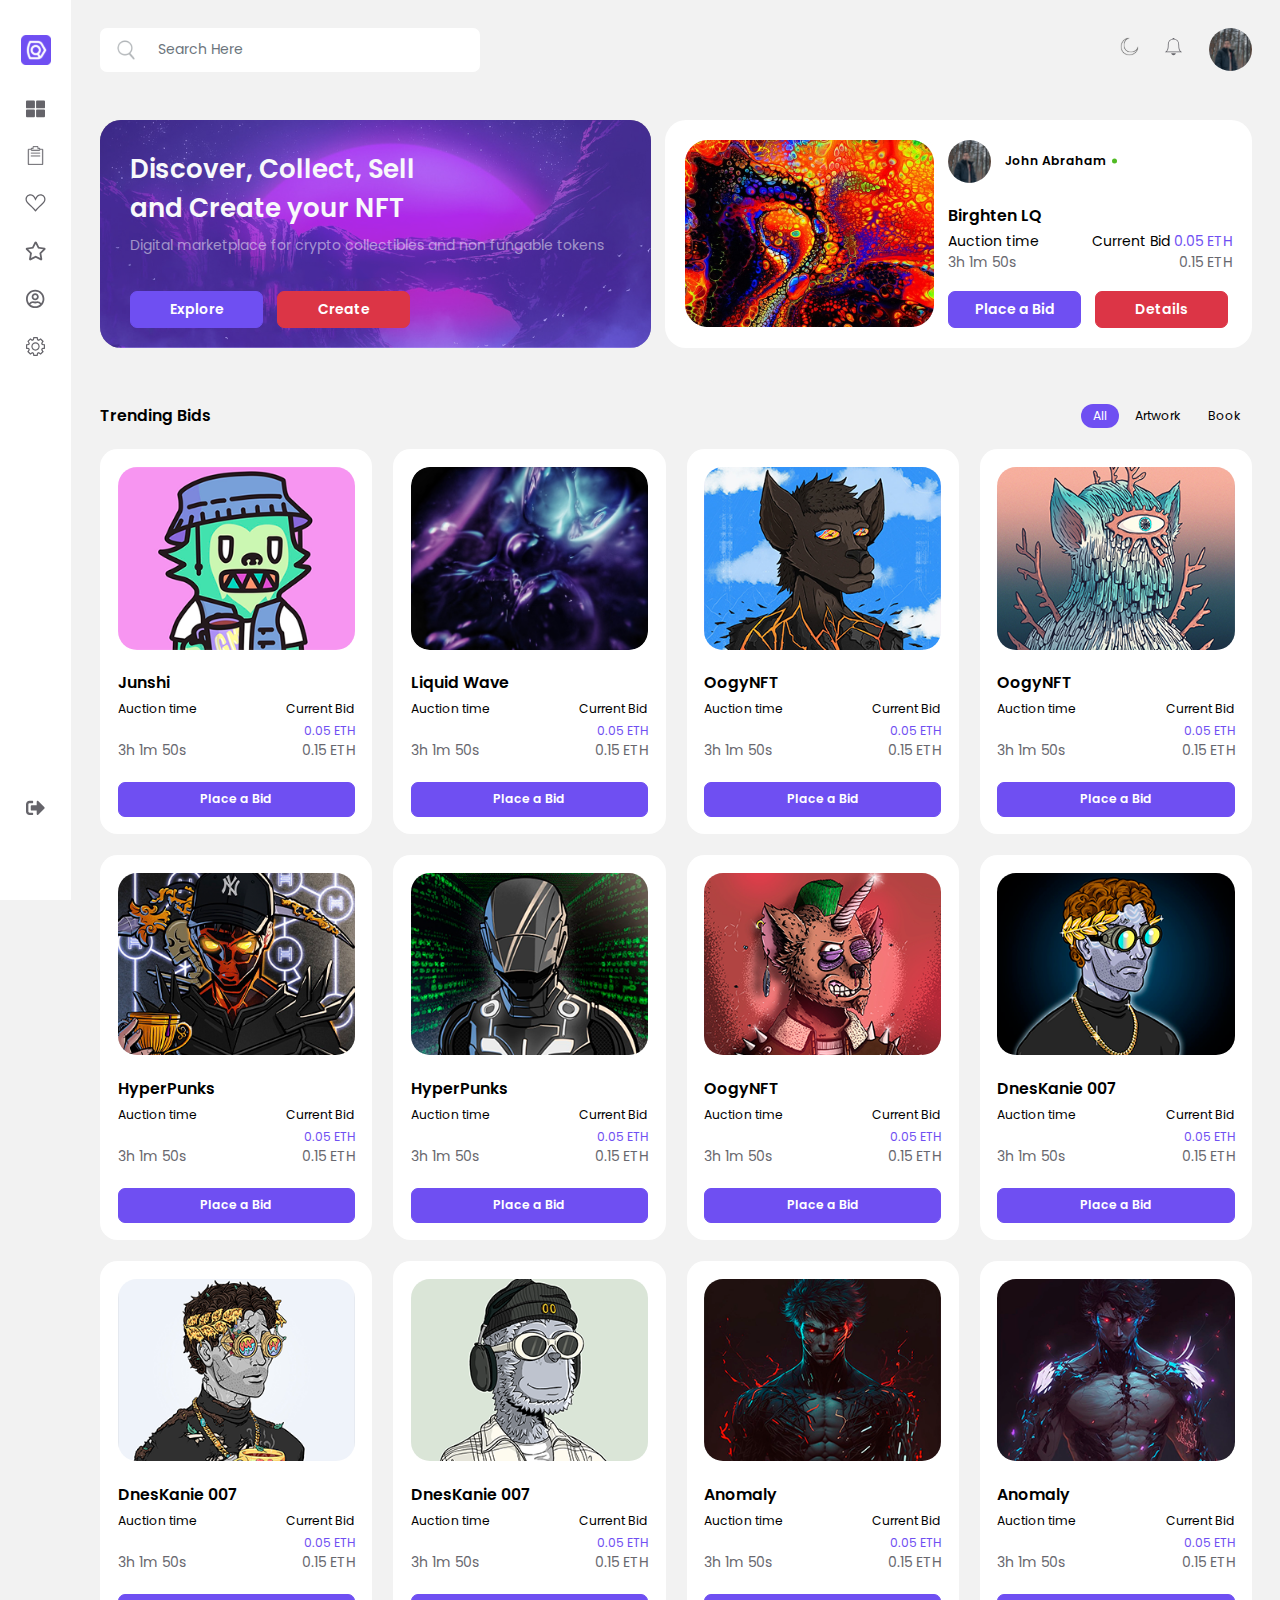
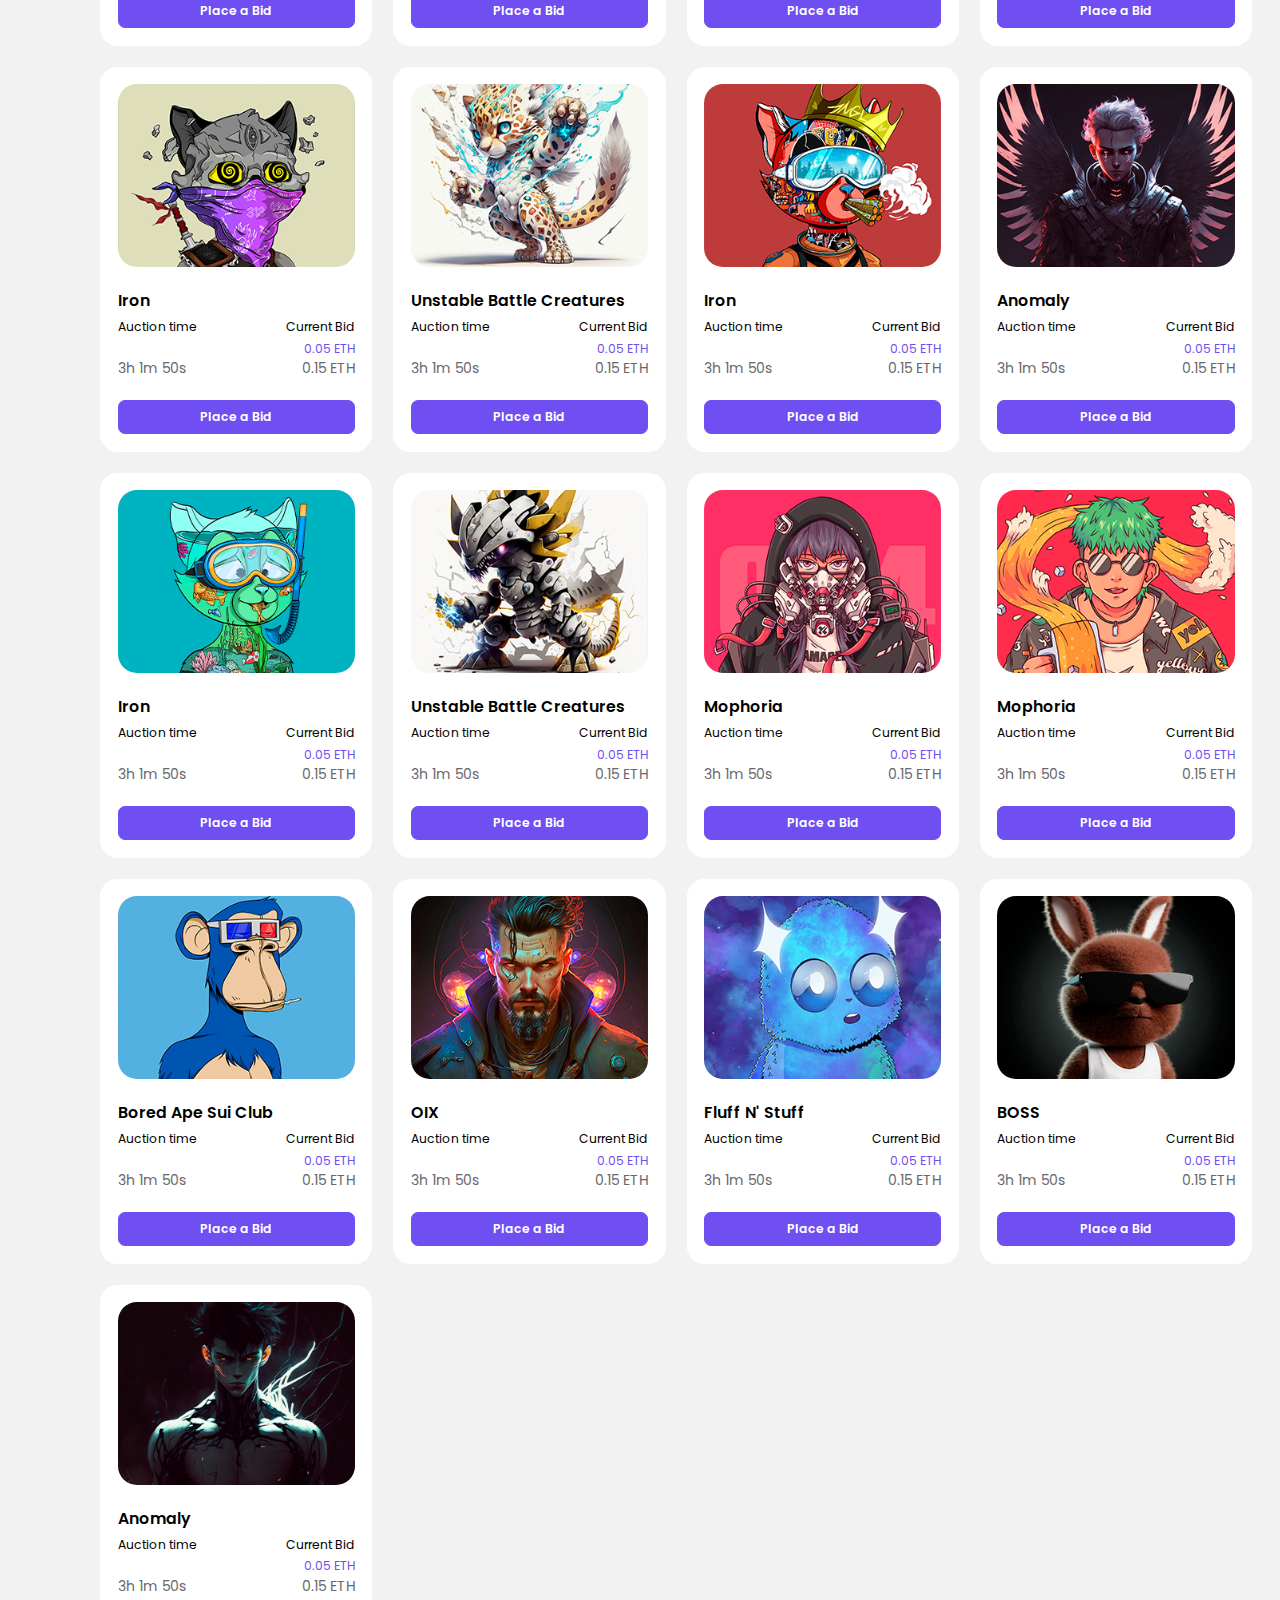
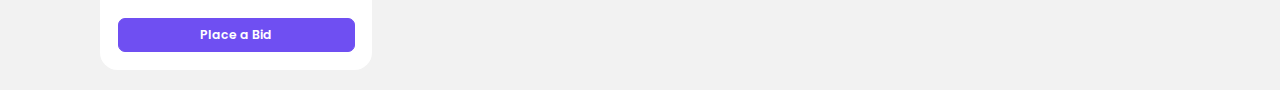
<file: index.html>
<!DOCTYPE html>
<html lang="en">

<head>
    <meta charset="UTF-8">
    <meta http-equiv="X-UA-Compatible" content="IE=edge">
    <meta name="viewport" content="width=device-width, initial-scale=1.0">
    <title>NFT MARKET</title>
    <link rel="stylesheet" href="./css/main.min.css">
</head>

<body class="flex">
    <header class="header">
        <nav class="navbar navbar-expand-md w-100">
            <div class="navbar__bar w-100 d-flex justify-content-between">
                <a class="navbar-brand d-flex d-md-none m-0" style="width: 43px; height: 43px" href="#">
                    <img src="./images/logo.svg" alt="logo">
                </a>
                <div class="search position-relative mx-3 mx-md-0">
                    <img src="./images/search-icon.svg" alt="search-icon" class="search-icon ms-3 position-absolute">
                    <input class="search-input d-block form-control me-2 border-0 rounded-3 " type="search"
                        placeholder="Search Here" aria-label="Search">
                </div>
                <div class="d-flex align-items-center ">
                    <div class="theme-toggler d-inline-block me-3" id="themeToggler" data-theme="moonTheme">
                        <img class="d-inline" src="./images/moon.svg" alt="moon" id="moonTheme">
                        <img class="d-none" src="./images/sun.svg" alt="sun" id="sunTheme">
                    </div>
                    <div class="dropdown bell d-inline-block me-4">
                        <svg class="dropdown-toggle changeThemeSvg" height="23px" id="Layer_1"
                            style="enable-background:new 0 0 512 512;" version="1.1" viewBox="0 0 512 512" width="23px"
                            xml:space="preserve" xmlns="http://www.w3.org/2000/svg"
                            xmlns:xlink="http://www.w3.org/1999/xlink">
                            <g>
                                <path fill="#65646A"
                                    d="M381.7,225.9c0-97.6-52.5-130.8-101.6-138.2c0-0.5,0.1-1,0.1-1.6c0-12.3-10.9-22.1-24.2-22.1c-13.3,0-23.8,9.8-23.8,22.1   c0,0.6,0,1.1,0.1,1.6c-49.2,7.5-102,40.8-102,138.4c0,113.8-28.3,126-66.3,158h384C410.2,352,381.7,339.7,381.7,225.9z M107.2,368   c8.6-9,16.4-18.4,22.7-31.8c12-25.3,17.4-59.2,17.4-110.2c0-46.4,12.5-80.4,37.1-101.2c22.9-19.3,51.7-23.3,71.8-23.3   c20.1,0,48.9,4,71.6,23.3c24.5,20.7,37,54.5,37,100.9c0,83.8,14.9,117.3,40.3,142.3H107.2z" />
                                <path d="M256.2,448c26.8,0,48.8-19.9,51.7-43H204.5C207.3,428.1,229.4,448,256.2,448z"
                                    fill="#65646A" />
                            </g>
                        </svg>
                        <ul class="dropdown-menu">
                            <li><a class="dropdown-item" href="#">Action</a></li>
                            <li><a class="dropdown-item" href="#">Another action</a></li>
                            <li><a class="dropdown-item" href="#">Something else here</a></li>
                        </ul>
                    </div>
                    <img class="avatar-mini rounded-circle" src="./images/avatar.png" alt="">
                </div>
            </div>
            <div
                class="navbar__menu position-fixed position-md-relative bottom-0 d-flex position-fixed h-100 flex-md-column flex-row  align-items-center justify-content-between">
                <a class="navbar-brand d-none d-md-block mx-auto" href="#">
                    <img src="./images/logo.svg" alt="logo">
                </a>
                <div class="collapse navbar-collapse w-100 d-flex flex-row flex-md-column align-items-center justify-content-between mt-0 mt-md-5 mx-auto show"
                    id="navbarNav">
                    <ul
                        class="navbar-nav w-100 flex-row flex-md-column align-items-center justify-content-between gap-3">
                        <li class="nav-item ">
                            <a class="nav-link d-flex justify-content-center align-items-center  px-2"
                                aria-current="page" href="./pages/trending_bids.html">
                                <svg width="19" height="18" viewBox="0 0 19 18" fill="none"
                                    xmlns="http://www.w3.org/2000/svg">
                                    <path
                                        d="M10.9844 0.5625C10.4648 0.5625 10.0938 0.970703 10.0938 1.45312V7.39062C10.0938 7.91016 10.4648 8.28125 10.9844 8.28125H18.1094C18.5918 8.28125 19 7.91016 19 7.39062V1.45312C19 0.970703 18.5918 0.5625 18.1094 0.5625H10.9844ZM8.01562 0.5625H0.890625C0.371094 0.5625 0 0.970703 0 1.45312V7.39062C0 7.91016 0.371094 8.28125 0.890625 8.28125H8.01562C8.49805 8.28125 8.90625 7.91016 8.90625 7.39062V1.45312C8.90625 0.970703 8.49805 0.5625 8.01562 0.5625ZM0 10.3594V16.2969C0 16.8164 0.371094 17.1875 0.890625 17.1875H8.01562C8.49805 17.1875 8.90625 16.8164 8.90625 16.2969V10.3594C8.90625 9.87695 8.49805 9.46875 8.01562 9.46875H0.890625C0.371094 9.46875 0 9.87695 0 10.3594ZM10.9844 17.1875H18.1094C18.5918 17.1875 19 16.8164 19 16.2969V10.3594C19 9.87695 18.5918 9.46875 18.1094 9.46875H10.9844C10.4648 9.46875 10.0938 9.87695 10.0938 10.3594V16.2969C10.0938 16.8164 10.4648 17.1875 10.9844 17.1875Z"
                                        fill="#65646A" />
                                </svg>
                            </a>
                        </li>
                        <li class="nav-item">
                            <a class="nav-link d-flex justify-content-center align-items-center px-2"
                                href="./pages/active_bids.html">
                                <svg width="19" height="19" viewBox="0 0 19 19" fill="none"
                                    xmlns="http://www.w3.org/2000/svg" xmlns:xlink="http://www.w3.org/1999/xlink">
                                    <rect width="19" height="19" fill="url(#pattern0)" />
                                    <defs>
                                        <pattern id="pattern0" patternContentUnits="objectBoundingBox" width="1"
                                            height="1">
                                            <use xlink:href="#image0_101_5087" transform="scale(0.00444444)" />
                                        </pattern>
                                        <image id="image0_101_5087" width="225" height="225"
                                            xlink:href="[data-uri]" />
                                    </defs>
                                </svg>
                            </a>
                        </li>
                        <li class="nav-item">
                            <a class="nav-link d-flex justify-content-center align-items-center  px-2"
                                href="./pages/saved_items.html">
                                <svg width="21" height="20" xmlns="http://www.w3.org/2000/svg" width="16" height="16"
                                    fill="#65646A" class="bi bi-suit-heart" viewBox="0 0 16 16">
                                    <path
                                        d="m8 6.236-.894-1.789c-.222-.443-.607-1.08-1.152-1.595C5.418 2.345 4.776 2 4 2 2.324 2 1 3.326 1 4.92c0 1.211.554 2.066 1.868 3.37.337.334.721.695 1.146 1.093C5.122 10.423 6.5 11.717 8 13.447c1.5-1.73 2.878-3.024 3.986-4.064.425-.398.81-.76 1.146-1.093C14.446 6.986 15 6.131 15 4.92 15 3.326 13.676 2 12 2c-.777 0-1.418.345-1.954.852-.545.515-.93 1.152-1.152 1.595L8 6.236zm.392 8.292a.513.513 0 0 1-.784 0c-1.601-1.902-3.05-3.262-4.243-4.381C1.3 8.208 0 6.989 0 4.92 0 2.755 1.79 1 4 1c1.6 0 2.719 1.05 3.404 2.008.26.365.458.716.596.992a7.55 7.55 0 0 1 .596-.992C9.281 2.049 10.4 1 12 1c2.21 0 4 1.755 4 3.92 0 2.069-1.3 3.288-3.365 5.227-1.193 1.12-2.642 2.48-4.243 4.38z" />
                                </svg>
                            </a>
                        </li>
                        <li class="nav-item">
                            <a class="nav-link d-flex justify-content-center align-items-center  px-2"
                                href="./pages/collections.html">
                                <svg width="21" height="20" viewBox="0 0 21 20" fill="none"
                                    xmlns="http://www.w3.org/2000/svg">
                                    <path
                                        d="M19.5938 6.75781L14.1758 5.97852L11.7266 1.04297C11.3184 0.189453 10.0566 0.152344 9.61133 1.04297L7.19922 5.97852L1.74414 6.75781C0.779297 6.90625 0.408203 8.09375 1.11328 8.79883L5.00977 12.6211L4.08203 18.002C3.93359 18.9668 4.97266 19.709 5.82617 19.2637L10.6875 16.7031L15.5117 19.2637C16.3652 19.709 17.4043 18.9668 17.2559 18.002L16.3281 12.6211L20.2246 8.79883C20.9297 8.09375 20.5586 6.90625 19.5938 6.75781ZM14.3984 11.9902L15.2891 17.1113L10.6875 14.6992L6.04883 17.1113L6.93945 11.9902L3.19141 8.35352L8.34961 7.61133L10.6875 2.93555L12.9883 7.61133L18.1465 8.35352L14.3984 11.9902Z"
                                        fill="#65646A" />
                                </svg>
                            </a>
                        </li>
                        <li class="nav-item">
                            <a class="nav-link d-flex justify-content-center align-items-center px-2"
                                href="./pages/profile.html">
                                <svg width="19" height="20" viewBox="0 0 19 20" fill="none"
                                    xmlns="http://www.w3.org/2000/svg">
                                    <path
                                        d="M9.20312 4.23438C7.23633 4.23438 5.64062 5.83008 5.64062 7.79688C5.64062 9.76367 7.23633 11.3594 9.20312 11.3594C11.1699 11.3594 12.7656 9.76367 12.7656 7.79688C12.7656 5.83008 11.1699 4.23438 9.20312 4.23438ZM9.20312 9.57812C8.20117 9.57812 7.42188 8.79883 7.42188 7.79688C7.42188 6.83203 8.20117 6.01562 9.20312 6.01562C10.168 6.01562 10.9844 6.83203 10.9844 7.79688C10.9844 8.79883 10.168 9.57812 9.20312 9.57812ZM9.20312 0.671875C4.11914 0.671875 0 4.79102 0 9.875C0 14.959 4.11914 19.0781 9.20312 19.0781C14.2871 19.0781 18.4062 14.959 18.4062 9.875C18.4062 4.79102 14.2871 0.671875 9.20312 0.671875ZM9.20312 17.2969C7.34766 17.2969 5.64062 16.6289 4.3418 15.5156C4.89844 14.6621 5.86328 14.0684 6.93945 14.0684C7.71875 14.291 8.46094 14.4023 9.20312 14.4023C9.9082 14.4023 10.6504 14.291 11.4297 14.0684C12.5059 14.1055 13.4707 14.6621 14.0273 15.5156C12.7285 16.6289 11.0215 17.2969 9.20312 17.2969ZM15.2148 14.1797C14.3242 13.0293 12.9141 12.25 11.3184 12.25C10.9473 12.25 10.3535 12.6211 9.20312 12.6211C8.01562 12.6211 7.42188 12.25 7.05078 12.25C5.45508 12.25 4.04492 13.0293 3.1543 14.1797C2.26367 12.9922 1.78125 11.5078 1.78125 9.875C1.78125 5.79297 5.08398 2.45312 9.20312 2.45312C13.2852 2.45312 16.625 5.79297 16.625 9.875C16.625 11.5078 16.1055 12.9922 15.2148 14.1797Z"
                                        fill="#65646A" />
                                </svg>
                            </a>
                        </li>
                        <li class="nav-item">
                            <a class="nav-link d-flex justify-content-center align-items-center px-2"
                                href="./pages/profile_settings.html">
                                <?xml version="1.0" encoding="utf-8"?>
                                <!DOCTYPE svg
                                    PUBLIC "-//W3C//DTD SVG 1.1//EN" "http://www.w3.org/Graphics/SVG/1.1/DTD/svg11.dtd">
                                <svg version="1.1" xmlns="http://www.w3.org/2000/svg"
                                    xmlns:xlink="http://www.w3.org/1999/xlink" width="19" height="19"
                                    viewBox="0 0 16 16">
                                    <path fill="#65646A"
                                        d="M15.2 6l-1.1-0.2c-0.1-0.2-0.1-0.4-0.2-0.6l0.6-0.9 0.5-0.7-2.6-2.6-0.7 0.5-0.9 0.6c-0.2-0.1-0.4-0.1-0.6-0.2l-0.2-1.1-0.2-0.8h-3.6l-0.2 0.8-0.2 1.1c-0.2 0.1-0.4 0.1-0.6 0.2l-0.9-0.6-0.7-0.4-2.5 2.5 0.5 0.7 0.6 0.9c-0.2 0.2-0.2 0.4-0.3 0.6l-1.1 0.2-0.8 0.2v3.6l0.8 0.2 1.1 0.2c0.1 0.2 0.1 0.4 0.2 0.6l-0.6 0.9-0.5 0.7 2.6 2.6 0.7-0.5 0.9-0.6c0.2 0.1 0.4 0.1 0.6 0.2l0.2 1.1 0.2 0.8h3.6l0.2-0.8 0.2-1.1c0.2-0.1 0.4-0.1 0.6-0.2l0.9 0.6 0.7 0.5 2.6-2.6-0.5-0.7-0.6-0.9c0.1-0.2 0.2-0.4 0.2-0.6l1.1-0.2 0.8-0.2v-3.6l-0.8-0.2zM15 9l-1.7 0.3c-0.1 0.5-0.3 1-0.6 1.5l0.9 1.4-1.4 1.4-1.4-0.9c-0.5 0.3-1 0.5-1.5 0.6l-0.3 1.7h-2l-0.3-1.7c-0.5-0.1-1-0.3-1.5-0.6l-1.4 0.9-1.4-1.4 0.9-1.4c-0.3-0.5-0.5-1-0.6-1.5l-1.7-0.3v-2l1.7-0.3c0.1-0.5 0.3-1 0.6-1.5l-1-1.4 1.4-1.4 1.4 0.9c0.5-0.3 1-0.5 1.5-0.6l0.4-1.7h2l0.3 1.7c0.5 0.1 1 0.3 1.5 0.6l1.4-0.9 1.4 1.4-0.9 1.4c0.3 0.5 0.5 1 0.6 1.5l1.7 0.3v2z">
                                    </path>
                                    <path fill="#65646A"
                                        d="M8 4.5c-1.9 0-3.5 1.6-3.5 3.5s1.6 3.5 3.5 3.5 3.5-1.6 3.5-3.5c0-1.9-1.6-3.5-3.5-3.5zM8 10.5c-1.4 0-2.5-1.1-2.5-2.5s1.1-2.5 2.5-2.5 2.5 1.1 2.5 2.5c0 1.4-1.1 2.5-2.5 2.5z">
                                    </path>
                                </svg>
                            </a>
                        </li>
                        <li class="nav-item d-block d-md-none">
                            <a href="#" class="nav-link d-flex justify-content-center align-items-center px-2">
                                <svg width="19" height="16" viewBox="0 0 19 16" fill="none"
                                    xmlns="http://www.w3.org/2000/svg">
                                    <path
                                        d="M18.4434 8.50586C18.7773 8.17188 18.7773 7.61523 18.4434 7.24414L12.209 1.00977C11.6152 0.453125 10.6875 0.861328 10.6875 1.64062V5.20312H5.64062C5.12109 5.20312 4.75 5.61133 4.75 6.09375V9.65625C4.75 10.1758 5.12109 10.5469 5.64062 10.5469H10.6875V14.1094C10.6875 14.9258 11.6523 15.2969 12.209 14.7402L18.4434 8.50586ZM7.125 14.5547V13.0703C7.125 12.8477 6.90234 12.625 6.67969 12.625H3.5625C2.89453 12.625 2.375 12.1055 2.375 11.4375V4.3125C2.375 3.68164 2.89453 3.125 3.5625 3.125H6.67969C6.90234 3.125 7.125 2.93945 7.125 2.67969V1.19531C7.125 0.972656 6.90234 0.75 6.67969 0.75H3.5625C1.5957 0.75 0 2.3457 0 4.3125V11.4375C0 13.4043 1.5957 15 3.5625 15H6.67969C6.90234 15 7.125 14.8145 7.125 14.5547Z"
                                        fill="#65646A" />
                                </svg>
                            </a>
                        </li>
                    </ul>
                    <a href="#"
                        class="link-logout d-none d-md-block d-flex justify-content-md-center justify-content-start align-items-center text-decoration-none">
                        <svg width="19" height="16" viewBox="0 0 19 16" fill="none" xmlns="http://www.w3.org/2000/svg">
                            <path
                                d="M18.4434 8.50586C18.7773 8.17188 18.7773 7.61523 18.4434 7.24414L12.209 1.00977C11.6152 0.453125 10.6875 0.861328 10.6875 1.64062V5.20312H5.64062C5.12109 5.20312 4.75 5.61133 4.75 6.09375V9.65625C4.75 10.1758 5.12109 10.5469 5.64062 10.5469H10.6875V14.1094C10.6875 14.9258 11.6523 15.2969 12.209 14.7402L18.4434 8.50586ZM7.125 14.5547V13.0703C7.125 12.8477 6.90234 12.625 6.67969 12.625H3.5625C2.89453 12.625 2.375 12.1055 2.375 11.4375V4.3125C2.375 3.68164 2.89453 3.125 3.5625 3.125H6.67969C6.90234 3.125 7.125 2.93945 7.125 2.67969V1.19531C7.125 0.972656 6.90234 0.75 6.67969 0.75H3.5625C1.5957 0.75 0 2.3457 0 4.3125V11.4375C0 13.4043 1.5957 15 3.5625 15H6.67969C6.90234 15 7.125 14.8145 7.125 14.5547Z"
                                fill="#65646A" />
                        </svg>
                    </a>
                </div>
            </div>
        </nav>
    </header>
    <main class="main">
        <div class="wrapper">
            <div class="container">
                <div class="profile-widgets d-flex justify-content-between">
                    <div class="profile-widget position-relative ">
                        <div class="profile-widget__inner d-flex flex-column justify-content-between h-100">
                            <div>
                                <p class="profile-widget__title text-light position-relative fw-bold postio">Discover,
                                    Collect,
                                    Sell
                                    and
                                    Create
                                    your NFT</p>
                                <p class="profile-widget__desc text-white-50 position-relative mt-2">Digital marketplace
                                    for
                                    crypto
                                    collectibles and
                                    non fungable tokens
                                </p>
                            </div>
                            <div class="d-flex gap-3 mt-4  profile-widget__buttons" role="group"
                                aria-label="profile-widget btn">
                                <a type="button"
                                    class="profile-widget-link w-100 btn btn-primary rounded-3 position-relative">Explore</a>
                                <a type="button"
                                    class="profile-widget-link w-100 btn btn-danger rounded-3 position-relative">Create</a>
                            </div>
                        </div>
                        <div class="profile-widget__bg position-absolute "> </div>
                    </div>
                    <div class="profile-widget d-flex align-items-center gap-3">
                        <img src="images/NFT.jpg" alt="nft">
                        <div class="w-100 d-flex flex-column justify-content-between h-100">
                            <div class="d-flex align-items-center gap-3 mb-1">
                                <img src="images/avatar.png" alt="avatar" class="avatar-mini  rounded-circle">
                                <p class="profile-widget__person-name fw-bold fs-7">John Abraham</p>
                            </div>
                            <div class="">
                                <p class="mb-1 fw-bold fs-5">Birghten LQ</p>
                                <div class="d-flex w-100 justify-content-between gap-2">
                                    <p>Auction time</p>
                                    <p>Current Bid <span class="text-primary">0.05 ETH</span> </p>
                                </div>
                                <div class="d-flex w-100 justify-content-between gap-5 text-secondary">
                                    <p>3h 1m 50s</p>
                                    <p>0.15 ETH</p>
                                </div>
                            </div>
                            <div class="d-flex gap-3 w-100 profile-widget__buttons">
                                <a href="#" class="btn btn-primary rounded-3 profile-widget-link w-100">Place a Bid</a>
                                <a href="#" class="btn btn-danger rounded-3 profile-widget-link w-100">Details</a>
                            </div>
                        </div>
                    </div>
                </div>
                <div class="t-bids mt-9 ">
                    <div class="t-bids__header d-flex w-100 justify-content-between align-items-center gap-3 mb-4">
                        <p class="fs-5 fw-bold">Trending Bids</p>
                        <div class="t-bids__switch">
                            <button class="border-0 t-bids__btn active fs-7 rounded-4">All</button>
                            <button class="border-0 t-bids__btn fs-7 rounded-4">Artwork</button>
                            <button class="border-0 t-bids__btn fs-7 rounded-4">Book</button>
                        </div>
                    </div>
                    <div
                        class="row custom-row row-cols-1 row-cols-xs-2 row-cols-md-3 row-cols-lg-4 row-cols-xxl-5 g-4 mt-2">
                        <div class="col">
                            <div class="card t-bids__card  h-100" data-category="Artwork" data-name="Junshi">
                                <div class="card__img-wrap">
                                    <img src="images/nft/Junshi.png" class="card-img-top" alt="Junshi">
                                </div>
                                <div class="card-body  d-flex flex-column">
                                    <h5 class="card-title fs-5 fw-bold mb-3">Junshi</h5>
                                    <div class="card-text flex-grow-1 mb-4">
                                        <div class="d-flex gap-1 justify-content-between">
                                            <p class="fs-7">Auction time</p>
                                            <div class="d-flex flex-column gap-1 align-items-end">
                                                <p class="fs-7">Current Bid</p>
                                                <p class="text-primary fs-7">0.05 ETH</p>
                                            </div>
                                        </div>
                                        <div class="d-flex gap-1 justify-content-between">
                                            <p class="text-secondary">3h 1m 50s</p>
                                            <p class="text-secondary">0.15 ETH</p>
                                        </div>
                                    </div>
                                    <a href="#" class="btn btn-primary w-100 rounded-3 py-2 fs-7">Place a Bid</a>
                                </div>
                            </div>
                        </div>
                        <div class="col">
                            <div class="card t-bids__card  h-100" data-category="Artwork" data-name="liquid">
                                <div class="card__img-wrap">
                                    <img src="images/nft/liquid.jpg" class="card-img-top" alt="liquid">
                                </div>
                                <div class="card-body  d-flex flex-column">
                                    <h5 class="card-title fs-5 fw-bold mb-3">Liquid Wave</h5>
                                    <div class="card-text flex-grow-1 mb-4">
                                        <div class="d-flex gap-1 justify-content-between">
                                            <p class="fs-7">Auction time</p>
                                            <div class="d-flex flex-column gap-1 align-items-end">
                                                <p class="fs-7">Current Bid</p>
                                                <p class="text-primary fs-7">0.05 ETH</p>
                                            </div>
                                        </div>
                                        <div class="d-flex gap-1 justify-content-between">
                                            <p class="text-secondary">3h 1m 50s</p>
                                            <p class="text-secondary">0.15 ETH</p>
                                        </div>
                                    </div>
                                    <a href="#" class="btn btn-primary w-100 rounded-3 py-2 fs-7">Place a Bid</a>
                                </div>
                            </div>
                        </div>
                        <div class="col">
                            <div class="card t-bids__card  h-100" data-category="Artwork" data-name="oogy">
                                <div class="card__img-wrap">
                                    <img src="images/nft/oogy.png" class="card-img-top" alt="oogy">
                                </div>
                                <div class="card-body  d-flex flex-column">
                                    <h5 class="card-title fs-5 fw-bold mb-3">OogyNFT</h5>
                                    <div class="card-text flex-grow-1 mb-4">
                                        <div class="d-flex gap-1 justify-content-between">
                                            <p class="fs-7">Auction time</p>
                                            <div class="d-flex flex-column gap-1 align-items-end">
                                                <p class="fs-7">Current Bid</p>
                                                <p class="text-primary fs-7">0.05 ETH</p>
                                            </div>
                                        </div>
                                        <div class="d-flex gap-1 justify-content-between">
                                            <p class="text-secondary">3h 1m 50s</p>
                                            <p class="text-secondary">0.15 ETH</p>
                                        </div>
                                    </div>
                                    <a href="#" class="btn btn-primary w-100 rounded-3 py-2 fs-7">Place a Bid</a>
                                </div>
                            </div>
                        </div>
                        <div class="col">
                            <div class="card t-bids__card  h-100" data-category="Artwork" data-name="oogy">
                                <div class="card__img-wrap">
                                    <img src="images/nft/oogy2.png" class="card-img-top" alt="oogy">
                                </div>
                                <div class="card-body  d-flex flex-column">
                                    <h5 class="card-title fs-5 fw-bold mb-3">OogyNFT</h5>
                                    <div class="card-text flex-grow-1 mb-4">
                                        <div class="d-flex gap-1 justify-content-between">
                                            <p class="fs-7">Auction time</p>
                                            <div class="d-flex flex-column gap-1 align-items-end">
                                                <p class="fs-7">Current Bid</p>
                                                <p class="text-primary fs-7">0.05 ETH</p>
                                            </div>
                                        </div>
                                        <div class="d-flex gap-1 justify-content-between">
                                            <p class="text-secondary">3h 1m 50s</p>
                                            <p class="text-secondary">0.15 ETH</p>
                                        </div>
                                    </div>
                                    <a href="#" class="btn btn-primary w-100 rounded-3 py-2 fs-7">Place a Bid</a>
                                </div>
                            </div>
                        </div>
                        <div class="col">
                            <div class="card t-bids__card  h-100" data-category="Artwork" data-name="HyperPunks">
                                <div class="card__img-wrap">
                                    <img src="images/nft/HyperPunks1.png" class="card-img-top" alt="HyperPunks">
                                </div>
                                <div class="card-body  d-flex flex-column">
                                    <h5 class="card-title fs-5 fw-bold mb-3">HyperPunks</h5>
                                    <div class="card-text flex-grow-1 mb-4">
                                        <div class="d-flex gap-1 justify-content-between">
                                            <p class="fs-7">Auction time</p>
                                            <div class="d-flex flex-column gap-1 align-items-end">
                                                <p class="fs-7">Current Bid</p>
                                                <p class="text-primary fs-7">0.05 ETH</p>
                                            </div>
                                        </div>
                                        <div class="d-flex gap-1 justify-content-between">
                                            <p class="text-secondary">3h 1m 50s</p>
                                            <p class="text-secondary">0.15 ETH</p>
                                        </div>
                                    </div>
                                    <a href="#" class="btn btn-primary w-100 rounded-3 py-2 fs-7">Place a Bid</a>
                                </div>
                            </div>
                        </div>
                        <div class="col">
                            <div class="card t-bids__card  h-100" data-category="Artwork" data-name="HyperPunks">
                                <div class="card__img-wrap">
                                    <img src="images/nft/HyperPunks2.png" class="card-img-top" alt="HyperPunks">
                                </div>
                                <div class="card-body  d-flex flex-column">
                                    <h5 class="card-title fs-5 fw-bold mb-3">HyperPunks</h5>
                                    <div class="card-text flex-grow-1 mb-4">
                                        <div class="d-flex gap-1 justify-content-between">
                                            <p class="fs-7">Auction time</p>
                                            <div class="d-flex flex-column gap-1 align-items-end">
                                                <p class="fs-7">Current Bid</p>
                                                <p class="text-primary fs-7">0.05 ETH</p>
                                            </div>
                                        </div>
                                        <div class="d-flex gap-1 justify-content-between">
                                            <p class="text-secondary">3h 1m 50s</p>
                                            <p class="text-secondary">0.15 ETH</p>
                                        </div>
                                    </div>
                                    <a href="#" class="btn btn-primary w-100 rounded-3 py-2 fs-7">Place a Bid</a>
                                </div>
                            </div>
                        </div>
                        <div class="col">
                            <div class="card t-bids__card  h-100" data-category="Artwork" data-name="oogy">
                                <div class="card__img-wrap">
                                    <img src="images/nft/oogy3.png" class="card-img-top" alt="oogy">
                                </div>
                                <div class="card-body  d-flex flex-column">
                                    <h5 class="card-title fs-5 fw-bold mb-3">OogyNFT</h5>
                                    <div class="card-text flex-grow-1 mb-4">
                                        <div class="d-flex gap-1 justify-content-between">
                                            <p class="fs-7">Auction time</p>
                                            <div class="d-flex flex-column gap-1 align-items-end">
                                                <p class="fs-7">Current Bid</p>
                                                <p class="text-primary fs-7">0.05 ETH</p>
                                            </div>
                                        </div>
                                        <div class="d-flex gap-1 justify-content-between">
                                            <p class="text-secondary">3h 1m 50s</p>
                                            <p class="text-secondary">0.15 ETH</p>
                                        </div>
                                    </div>
                                    <a href="#" class="btn btn-primary w-100 rounded-3 py-2 fs-7">Place a Bid</a>
                                </div>
                            </div>
                        </div>
                        <div class="col">
                            <div class="card t-bids__card  h-100" data-category="Artwork" data-name="dnesKanie007">
                                <div class="card__img-wrap">
                                    <img src="images/nft/dnesKanie007.png" class="card-img-top" alt="dnesKanie007">
                                </div>
                                <div class="card-body  d-flex flex-column">
                                    <h5 class="card-title fs-5 fw-bold mb-3">DnesKanie 007</h5>
                                    <div class="card-text flex-grow-1 mb-4">
                                        <div class="d-flex gap-1 justify-content-between">
                                            <p class="fs-7">Auction time</p>
                                            <div class="d-flex flex-column gap-1 align-items-end">
                                                <p class="fs-7">Current Bid</p>
                                                <p class="text-primary fs-7">0.05 ETH</p>
                                            </div>
                                        </div>
                                        <div class="d-flex gap-1 justify-content-between">
                                            <p class="text-secondary">3h 1m 50s</p>
                                            <p class="text-secondary">0.15 ETH</p>
                                        </div>
                                    </div>
                                    <a href="#" class="btn btn-primary w-100 rounded-3 py-2 fs-7">Place a Bid</a>
                                </div>
                            </div>
                        </div>
                        <div class="col">
                            <div class="card t-bids__card  h-100" data-category="Artwork" data-name="dnesKanie007">
                                <div class="card__img-wrap">
                                    <img src="images/nft/dnesKanie0072.png" class="card-img-top" alt="dnesKanie007">
                                </div>
                                <div class="card-body  d-flex flex-column">
                                    <h5 class="card-title fs-5 fw-bold mb-3">DnesKanie 007</h5>
                                    <div class="card-text flex-grow-1 mb-4">
                                        <div class="d-flex gap-1 justify-content-between">
                                            <p class="fs-7">Auction time</p>
                                            <div class="d-flex flex-column gap-1 align-items-end">
                                                <p class="fs-7">Current Bid</p>
                                                <p class="text-primary fs-7">0.05 ETH</p>
                                            </div>
                                        </div>
                                        <div class="d-flex gap-1 justify-content-between">
                                            <p class="text-secondary">3h 1m 50s</p>
                                            <p class="text-secondary">0.15 ETH</p>
                                        </div>
                                    </div>
                                    <a href="#" class="btn btn-primary w-100 rounded-3 py-2 fs-7">Place a Bid</a>
                                </div>
                            </div>
                        </div>
                        <div class="col">
                            <div class="card t-bids__card  h-100" data-category="Artwork" data-name="dnesKanie007">
                                <div class="card__img-wrap">
                                    <img src="images/nft/dnesKanie0073.png" class="card-img-top" alt="dnesKanie007">
                                </div>
                                <div class="card-body  d-flex flex-column">
                                    <h5 class="card-title fs-5 fw-bold mb-3">DnesKanie 007</h5>
                                    <div class="card-text flex-grow-1 mb-4">
                                        <div class="d-flex gap-1 justify-content-between">
                                            <p class="fs-7">Auction time</p>
                                            <div class="d-flex flex-column gap-1 align-items-end">
                                                <p class="fs-7">Current Bid</p>
                                                <p class="text-primary fs-7">0.05 ETH</p>
                                            </div>
                                        </div>
                                        <div class="d-flex gap-1 justify-content-between">
                                            <p class="text-secondary">3h 1m 50s</p>
                                            <p class="text-secondary">0.15 ETH</p>
                                        </div>
                                    </div>
                                    <a href="#" class="btn btn-primary w-100 rounded-3 py-2 fs-7">Place a Bid</a>
                                </div>
                            </div>
                        </div>
                        <div class="col">
                            <div class="card t-bids__card  h-100" data-category="Artwork" data-name="Anomaly">
                                <div class="card__img-wrap">
                                    <img src="images/nft/Anomaly1.png" class="card-img-top" alt="Anomaly">
                                </div>
                                <div class="card-body  d-flex flex-column">
                                    <h5 class="card-title fs-5 fw-bold mb-3">Anomaly</h5>
                                    <div class="card-text flex-grow-1 mb-4">
                                        <div class="d-flex gap-1 justify-content-between">
                                            <p class="fs-7">Auction time</p>
                                            <div class="d-flex flex-column gap-1 align-items-end">
                                                <p class="fs-7">Current Bid</p>
                                                <p class="text-primary fs-7">0.05 ETH</p>
                                            </div>
                                        </div>
                                        <div class="d-flex gap-1 justify-content-between">
                                            <p class="text-secondary">3h 1m 50s</p>
                                            <p class="text-secondary">0.15 ETH</p>
                                        </div>
                                    </div>
                                    <a href="#" class="btn btn-primary w-100 rounded-3 py-2 fs-7">Place a Bid</a>
                                </div>
                            </div>
                        </div>
                        <div class="col">
                            <div class="card t-bids__card  h-100" data-category="Artwork" data-name="Anomaly">
                                <div class="card__img-wrap">
                                    <img src="images/nft/Anomaly2.png" class="card-img-top" alt="Anomaly">
                                </div>
                                <div class="card-body  d-flex flex-column">
                                    <h5 class="card-title fs-5 fw-bold mb-3">Anomaly</h5>
                                    <div class="card-text flex-grow-1 mb-4">
                                        <div class="d-flex gap-1 justify-content-between">
                                            <p class="fs-7">Auction time</p>
                                            <div class="d-flex flex-column gap-1 align-items-end">
                                                <p class="fs-7">Current Bid</p>
                                                <p class="text-primary fs-7">0.05 ETH</p>
                                            </div>
                                        </div>
                                        <div class="d-flex gap-1 justify-content-between">
                                            <p class="text-secondary">3h 1m 50s</p>
                                            <p class="text-secondary">0.15 ETH</p>
                                        </div>
                                    </div>
                                    <a href="#" class="btn btn-primary w-100 rounded-3 py-2 fs-7">Place a Bid</a>
                                </div>
                            </div>
                        </div>
                        <div class="col">
                            <div class="card t-bids__card  h-100" data-category="Artwork" data-name="iron">
                                <div class="card__img-wrap">
                                    <img src="images/nft/iron1.png" class="card-img-top" alt="iron">
                                </div>
                                <div class="card-body  d-flex flex-column">
                                    <h5 class="card-title fs-5 fw-bold mb-3">Iron</h5>
                                    <div class="card-text flex-grow-1 mb-4">
                                        <div class="d-flex gap-1 justify-content-between">
                                            <p class="fs-7">Auction time</p>
                                            <div class="d-flex flex-column gap-1 align-items-end">
                                                <p class="fs-7">Current Bid</p>
                                                <p class="text-primary fs-7">0.05 ETH</p>
                                            </div>
                                        </div>
                                        <div class="d-flex gap-1 justify-content-between">
                                            <p class="text-secondary">3h 1m 50s</p>
                                            <p class="text-secondary">0.15 ETH</p>
                                        </div>
                                    </div>
                                    <a href="#" class="btn btn-primary w-100 rounded-3 py-2 fs-7">Place a Bid</a>
                                </div>
                            </div>
                        </div>
                        <div class="col">
                            <div class="card t-bids__card  h-100" data-category="Artwork"
                                data-name="UnstableBattleCreatures">
                                <div class="card__img-wrap">
                                    <img src="images/nft/UnstableBattleCreatures.png" class="card-img-top"
                                        alt="UnstableBattleCreatures">
                                </div>
                                <div class="card-body  d-flex flex-column">
                                    <h5 class="card-title fs-5 fw-bold mb-3">Unstable Battle Creatures</h5>
                                    <div class="card-text flex-grow-1 mb-4">
                                        <div class="d-flex gap-1 justify-content-between">
                                            <p class="fs-7">Auction time</p>
                                            <div class="d-flex flex-column gap-1 align-items-end">
                                                <p class="fs-7">Current Bid</p>
                                                <p class="text-primary fs-7">0.05 ETH</p>
                                            </div>
                                        </div>
                                        <div class="d-flex gap-1 justify-content-between">
                                            <p class="text-secondary">3h 1m 50s</p>
                                            <p class="text-secondary">0.15 ETH</p>
                                        </div>
                                    </div>
                                    <a href="#" class="btn btn-primary w-100 rounded-3 py-2 fs-7">Place a Bid</a>
                                </div>
                            </div>
                        </div>
                        <div class="col">
                            <div class="card t-bids__card  h-100" data-category="Artwork" data-name="iron">
                                <div class="card__img-wrap">
                                    <img src="images/nft/iron2.png" class="card-img-top" alt="iron">
                                </div>
                                <div class="card-body  d-flex flex-column">
                                    <h5 class="card-title fs-5 fw-bold mb-3">Iron</h5>
                                    <div class="card-text flex-grow-1 mb-4">
                                        <div class="d-flex gap-1 justify-content-between">
                                            <p class="fs-7">Auction time</p>
                                            <div class="d-flex flex-column gap-1 align-items-end">
                                                <p class="fs-7">Current Bid</p>
                                                <p class="text-primary fs-7">0.05 ETH</p>
                                            </div>
                                        </div>
                                        <div class="d-flex gap-1 justify-content-between">
                                            <p class="text-secondary">3h 1m 50s</p>
                                            <p class="text-secondary">0.15 ETH</p>
                                        </div>
                                    </div>
                                    <a href="#" class="btn btn-primary w-100 rounded-3 py-2 fs-7">Place a Bid</a>
                                </div>
                            </div>
                        </div>
                        <div class="col">
                            <div class="card t-bids__card  h-100" data-category="Artwork" data-name="Anomaly">
                                <div class="card__img-wrap">
                                    <img src="images/nft/Anomaly3.png" class="card-img-top" alt="Anomaly">
                                </div>
                                <div class="card-body  d-flex flex-column">
                                    <h5 class="card-title fs-5 fw-bold mb-3">Anomaly</h5>
                                    <div class="card-text flex-grow-1 mb-4">
                                        <div class="d-flex gap-1 justify-content-between">
                                            <p class="fs-7">Auction time</p>
                                            <div class="d-flex flex-column gap-1 align-items-end">
                                                <p class="fs-7">Current Bid</p>
                                                <p class="text-primary fs-7">0.05 ETH</p>
                                            </div>
                                        </div>
                                        <div class="d-flex gap-1 justify-content-between">
                                            <p class="text-secondary">3h 1m 50s</p>
                                            <p class="text-secondary">0.15 ETH</p>
                                        </div>
                                    </div>
                                    <a href="#" class="btn btn-primary w-100 rounded-3 py-2 fs-7">Place a Bid</a>
                                </div>
                            </div>
                        </div>
                        <div class="col">
                            <div class="card t-bids__card  h-100" data-category="Artwork" data-name="iron">
                                <div class="card__img-wrap">
                                    <img src="images/nft/iron3.png" class="card-img-top" alt="iron">
                                </div>
                                <div class="card-body  d-flex flex-column">
                                    <h5 class="card-title fs-5 fw-bold mb-3">Iron</h5>
                                    <div class="card-text flex-grow-1 mb-4">
                                        <div class="d-flex gap-1 justify-content-between">
                                            <p class="fs-7">Auction time</p>
                                            <div class="d-flex flex-column gap-1 align-items-end">
                                                <p class="fs-7">Current Bid</p>
                                                <p class="text-primary fs-7">0.05 ETH</p>
                                            </div>
                                        </div>
                                        <div class="d-flex gap-1 justify-content-between">
                                            <p class="text-secondary">3h 1m 50s</p>
                                            <p class="text-secondary">0.15 ETH</p>
                                        </div>
                                    </div>
                                    <a href="#" class="btn btn-primary w-100 rounded-3 py-2 fs-7">Place a Bid</a>
                                </div>
                            </div>
                        </div>
                        <div class="col">
                            <div class="card t-bids__card  h-100" data-category="Artwork"
                                data-name="UnstableBattleCreatures">
                                <div class="card__img-wrap">
                                    <img src="images/nft/UnstableBattleCreatures2.png" class="card-img-top"
                                        alt="UnstableBattleCreatures">
                                </div>
                                <div class="card-body  d-flex flex-column">
                                    <h5 class="card-title fs-5 fw-bold mb-3">Unstable Battle Creatures</h5>
                                    <div class="card-text flex-grow-1 mb-4">
                                        <div class="d-flex gap-1 justify-content-between">
                                            <p class="fs-7">Auction time</p>
                                            <div class="d-flex flex-column gap-1 align-items-end">
                                                <p class="fs-7">Current Bid</p>
                                                <p class="text-primary fs-7">0.05 ETH</p>
                                            </div>
                                        </div>
                                        <div class="d-flex gap-1 justify-content-between">
                                            <p class="text-secondary">3h 1m 50s</p>
                                            <p class="text-secondary">0.15 ETH</p>
                                        </div>
                                    </div>
                                    <a href="#" class="btn btn-primary w-100 rounded-3 py-2 fs-7">Place a Bid</a>
                                </div>
                            </div>
                        </div>
                        <div class="col">
                            <div class="card t-bids__card  h-100" data-category="Artwork" data-name="Mophoria">
                                <div class="card__img-wrap">
                                    <img src="images/nft/Mophoria1.png" class="card-img-top" alt="Mophoria">
                                </div>
                                <div class="card-body  d-flex flex-column">
                                    <h5 class="card-title fs-5 fw-bold mb-3">Mophoria</h5>
                                    <div class="card-text flex-grow-1 mb-4">
                                        <div class="d-flex gap-1 justify-content-between">
                                            <p class="fs-7">Auction time</p>
                                            <div class="d-flex flex-column gap-1 align-items-end">
                                                <p class="fs-7">Current Bid</p>
                                                <p class="text-primary fs-7">0.05 ETH</p>
                                            </div>
                                        </div>
                                        <div class="d-flex gap-1 justify-content-between">
                                            <p class="text-secondary">3h 1m 50s</p>
                                            <p class="text-secondary">0.15 ETH</p>
                                        </div>
                                    </div>
                                    <a href="#" class="btn btn-primary w-100 rounded-3 py-2 fs-7">Place a Bid</a>
                                </div>
                            </div>
                        </div>
                        <div class="col">
                            <div class="card t-bids__card  h-100" data-category="Artwork" data-name="Mophoria">
                                <div class="card__img-wrap">
                                    <img src="images/nft/Mophoria2.png" class="card-img-top" alt="Mophoria">
                                </div>
                                <div class="card-body  d-flex flex-column">
                                    <h5 class="card-title fs-5 fw-bold mb-3">Mophoria</h5>
                                    <div class="card-text flex-grow-1 mb-4">
                                        <div class="d-flex gap-1 justify-content-between">
                                            <p class="fs-7">Auction time</p>
                                            <div class="d-flex flex-column gap-1 align-items-end">
                                                <p class="fs-7">Current Bid</p>
                                                <p class="text-primary fs-7">0.05 ETH</p>
                                            </div>
                                        </div>
                                        <div class="d-flex gap-1 justify-content-between">
                                            <p class="text-secondary">3h 1m 50s</p>
                                            <p class="text-secondary">0.15 ETH</p>
                                        </div>
                                    </div>
                                    <a href="#" class="btn btn-primary w-100 rounded-3 py-2 fs-7">Place a Bid</a>
                                </div>
                            </div>
                        </div>
                        <div class="col">
                            <div class="card t-bids__card  h-100" data-category="Artwork" data-name="BoredApeSuiClub">
                                <div class="card__img-wrap">
                                    <img src="images/nft/BoredApeSuiClub.png" class="card-img-top"
                                        alt="BoredApeSuiClub">
                                </div>
                                <div class="card-body  d-flex flex-column">
                                    <h5 class="card-title fs-5 fw-bold mb-3">Bored Ape Sui Club</h5>
                                    <div class="card-text flex-grow-1 mb-4">
                                        <div class="d-flex gap-1 justify-content-between">
                                            <p class="fs-7">Auction time</p>
                                            <div class="d-flex flex-column gap-1 align-items-end">
                                                <p class="fs-7">Current Bid</p>
                                                <p class="text-primary fs-7">0.05 ETH</p>
                                            </div>
                                        </div>
                                        <div class="d-flex gap-1 justify-content-between">
                                            <p class="text-secondary">3h 1m 50s</p>
                                            <p class="text-secondary">0.15 ETH</p>
                                        </div>
                                    </div>
                                    <a href="#" class="btn btn-primary w-100 rounded-3 py-2 fs-7">Place a Bid</a>
                                </div>
                            </div>
                        </div>
                        <div class="col">
                            <div class="card t-bids__card  h-100" data-category="Artwork" data-name="OIX">
                                <div class="card__img-wrap">
                                    <img src="images/nft/OIX.png" class="card-img-top" alt="OIX">
                                </div>
                                <div class="card-body  d-flex flex-column">
                                    <h5 class="card-title fs-5 fw-bold mb-3">OIX
                                    </h5>
                                    <div class="card-text flex-grow-1 mb-4">
                                        <div class="d-flex gap-1 justify-content-between">
                                            <p class="fs-7">Auction time</p>
                                            <div class="d-flex flex-column gap-1 align-items-end">
                                                <p class="fs-7">Current Bid</p>
                                                <p class="text-primary fs-7">0.05 ETH</p>
                                            </div>
                                        </div>
                                        <div class="d-flex gap-1 justify-content-between">
                                            <p class="text-secondary">3h 1m 50s</p>
                                            <p class="text-secondary">0.15 ETH</p>
                                        </div>
                                    </div>
                                    <a href="#" class="btn btn-primary w-100 rounded-3 py-2 fs-7">Place a Bid</a>
                                </div>
                            </div>
                        </div>
                        <div class="col">
                            <div class="card t-bids__card  h-100" data-category="Artwork" data-name="FluffNStuff">
                                <div class="card__img-wrap">
                                    <img src="images/nft/Fluff.png" class="card-img-top" alt="FluffNStuff">
                                </div>
                                <div class="card-body  d-flex flex-column">
                                    <h5 class="card-title fs-5 fw-bold mb-3">Fluff N' Stuff
                                    </h5>
                                    <div class="card-text flex-grow-1 mb-4">
                                        <div class="d-flex gap-1 justify-content-between">
                                            <p class="fs-7">Auction time</p>
                                            <div class="d-flex flex-column gap-1 align-items-end">
                                                <p class="fs-7">Current Bid</p>
                                                <p class="text-primary fs-7">0.05 ETH</p>
                                            </div>
                                        </div>
                                        <div class="d-flex gap-1 justify-content-between">
                                            <p class="text-secondary">3h 1m 50s</p>
                                            <p class="text-secondary">0.15 ETH</p>
                                        </div>
                                    </div>
                                    <a href="#" class="btn btn-primary w-100 rounded-3 py-2 fs-7">Place a Bid</a>
                                </div>
                            </div>
                        </div>
                        <div class="col">
                            <div class="card t-bids__card  h-100" data-category="Artwork" data-name="BOSS">
                                <div class="card__img-wrap">
                                    <img src="images/nft/BOSS.png" class="card-img-top" alt="BOSS">
                                </div>
                                <div class="card-body  d-flex flex-column">
                                    <h5 class="card-title fs-5 fw-bold mb-3">BOSS
                                    </h5>
                                    <div class="card-text flex-grow-1 mb-4">
                                        <div class="d-flex gap-1 justify-content-between">
                                            <p class="fs-7">Auction time</p>
                                            <div class="d-flex flex-column gap-1 align-items-end">
                                                <p class="fs-7">Current Bid</p>
                                                <p class="text-primary fs-7">0.05 ETH</p>
                                            </div>
                                        </div>
                                        <div class="d-flex gap-1 justify-content-between">
                                            <p class="text-secondary">3h 1m 50s</p>
                                            <p class="text-secondary">0.15 ETH</p>
                                        </div>
                                    </div>
                                    <a href="#" class="btn btn-primary w-100 rounded-3 py-2 fs-7">Place a Bid</a>
                                </div>
                            </div>
                        </div>
                        <div class="col">
                            <div class="card t-bids__card  h-100" data-category="Artwork" data-name="Anomaly">
                                <div class="card__img-wrap">
                                    <img src="images/nft/Anomaly4.png" class="card-img-top" alt="Anomaly">
                                </div>
                                <div class="card-body  d-flex flex-column">
                                    <h5 class="card-title fs-5 fw-bold mb-3">Anomaly
                                    </h5>
                                    <div class="card-text flex-grow-1 mb-4">
                                        <div class="d-flex gap-1 justify-content-between">
                                            <p class="fs-7">Auction time</p>
                                            <div class="d-flex flex-column gap-1 align-items-end">
                                                <p class="fs-7">Current Bid</p>
                                                <p class="text-primary fs-7">0.05 ETH</p>
                                            </div>
                                        </div>
                                        <div class="d-flex gap-1 justify-content-between">
                                            <p class="text-secondary">3h 1m 50s</p>
                                            <p class="text-secondary">0.15 ETH</p>
                                        </div>
                                    </div>
                                    <a href="#" class="btn btn-primary w-100 rounded-3 py-2 fs-7">Place a Bid</a>
                                </div>
                            </div>
                        </div>
                    </div>
                </div>
            </div>
        </div>
    </main>
</body>

<script type="module" src="/js/main.js"></script>

</html>
</file>
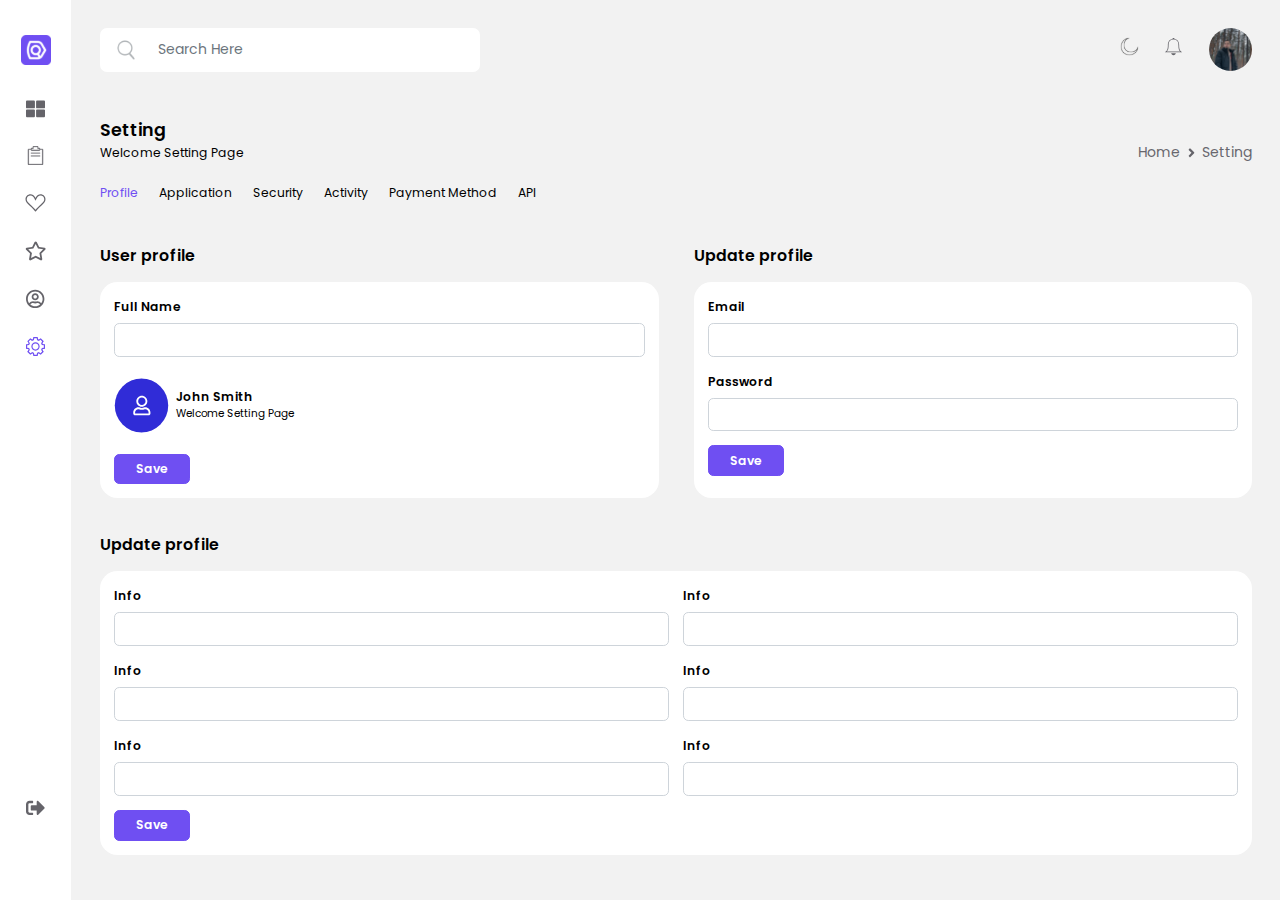
<file: pages/profile_settings.html>
<!DOCTYPE html>
<html lang="en">

<head>
    <meta charset="UTF-8">
    <meta http-equiv="X-UA-Compatible" content="IE=edge">
    <meta name="viewport" content="width=device-width, initial-scale=1.0">
    <title>NFT MARKET</title>
    <script src="/js/bootstrap/bootstrap.bundle.min.js"></script>
    <link rel="stylesheet" href="../css/main.min.css">
</head>

<body class="flex">
    <header class="header">
        <nav class="navbar navbar-expand-md w-100">
            <div class="navbar__bar w-100 d-flex justify-content-between">
                <a class="navbar-brand d-flex d-md-none m-0" style="width: 43px; height: 43px" href="../index.html">
                    <img src="../images/logo.svg" alt="logo">
                </a>
                <div class="search position-relative mx-3 mx-md-0">
                    <img src="../images/search-icon.svg" alt="search-icon" class="search-icon ms-3 position-absolute">
                    <input class="search-input d-block form-control me-2 border-0 rounded-3 " type="search"
                        placeholder="Search Here" aria-label="Search">
                </div>
                <div class="d-flex align-items-center ">
                    <div class="theme-toggler d-inline-block me-3" id="themeToggler" data-theme="moonTheme">
                        <img class="d-inline" src="../images/moon.svg" alt="moon" id="moonTheme">
                        <img class="d-none" src="../images/sun.svg" alt="sun" id="sunTheme">
                    </div>
                    <div class="dropdown bell d-inline-block me-4">
                        <svg class="dropdown-toggle changeThemeSvg" height="23px" id="Layer_1"
                            style="enable-background:new 0 0 512 512;" version="1.1" viewBox="0 0 512 512" width="23px"
                            xml:space="preserve" xmlns="http://www.w3.org/2000/svg"
                            xmlns:xlink="http://www.w3.org/1999/xlink">
                            <g>
                                <path fill="#65646A"
                                    d="M381.7,225.9c0-97.6-52.5-130.8-101.6-138.2c0-0.5,0.1-1,0.1-1.6c0-12.3-10.9-22.1-24.2-22.1c-13.3,0-23.8,9.8-23.8,22.1   c0,0.6,0,1.1,0.1,1.6c-49.2,7.5-102,40.8-102,138.4c0,113.8-28.3,126-66.3,158h384C410.2,352,381.7,339.7,381.7,225.9z M107.2,368   c8.6-9,16.4-18.4,22.7-31.8c12-25.3,17.4-59.2,17.4-110.2c0-46.4,12.5-80.4,37.1-101.2c22.9-19.3,51.7-23.3,71.8-23.3   c20.1,0,48.9,4,71.6,23.3c24.5,20.7,37,54.5,37,100.9c0,83.8,14.9,117.3,40.3,142.3H107.2z" />
                                <path d="M256.2,448c26.8,0,48.8-19.9,51.7-43H204.5C207.3,428.1,229.4,448,256.2,448z"
                                    fill="#65646A" />
                            </g>
                        </svg>
                        <ul class="dropdown-menu">
                            <li><a class="dropdown-item" href="#">Action</a></li>
                            <li><a class="dropdown-item" href="#">Another action</a></li>
                            <li><a class="dropdown-item" href="#">Something else here</a></li>
                        </ul>
                    </div>
                    <img class="avatar-mini rounded-circle" src="../images/avatar.png" alt="">
                </div>
            </div>
            <div
                class="navbar__menu position-fixed position-md-relative bottom-0 d-flex position-fixed h-100 flex-md-column flex-row  align-items-center justify-content-between">
                <a class="navbar-brand d-none d-md-block mx-auto" href="../index.html">
                    <img src="../images/logo.svg" alt="logo">
                </a>
                <div class="collapse navbar-collapse w-100 d-flex flex-row flex-md-column align-items-center justify-content-between mt-0 mt-md-5 mx-auto show"
                    id="navbarNav">
                    <ul
                        class="navbar-nav w-100 flex-row flex-md-column align-items-center justify-content-between gap-3">
                        <li class="nav-item ">
                            <a class="nav-link d-flex justify-content-center align-items-center  px-2"
                                aria-current="page" href="trending_bids.html">
                                <svg width="19" height="18" viewBox="0 0 19 18" fill="none"
                                    xmlns="http://www.w3.org/2000/svg">
                                    <path
                                        d="M10.9844 0.5625C10.4648 0.5625 10.0938 0.970703 10.0938 1.45312V7.39062C10.0938 7.91016 10.4648 8.28125 10.9844 8.28125H18.1094C18.5918 8.28125 19 7.91016 19 7.39062V1.45312C19 0.970703 18.5918 0.5625 18.1094 0.5625H10.9844ZM8.01562 0.5625H0.890625C0.371094 0.5625 0 0.970703 0 1.45312V7.39062C0 7.91016 0.371094 8.28125 0.890625 8.28125H8.01562C8.49805 8.28125 8.90625 7.91016 8.90625 7.39062V1.45312C8.90625 0.970703 8.49805 0.5625 8.01562 0.5625ZM0 10.3594V16.2969C0 16.8164 0.371094 17.1875 0.890625 17.1875H8.01562C8.49805 17.1875 8.90625 16.8164 8.90625 16.2969V10.3594C8.90625 9.87695 8.49805 9.46875 8.01562 9.46875H0.890625C0.371094 9.46875 0 9.87695 0 10.3594ZM10.9844 17.1875H18.1094C18.5918 17.1875 19 16.8164 19 16.2969V10.3594C19 9.87695 18.5918 9.46875 18.1094 9.46875H10.9844C10.4648 9.46875 10.0938 9.87695 10.0938 10.3594V16.2969C10.0938 16.8164 10.4648 17.1875 10.9844 17.1875Z"
                                        fill="#65646A" />
                                </svg>
                            </a>
                        </li>
                        <li class="nav-item">
                            <a class="nav-link d-flex justify-content-center align-items-center px-2"
                                href="active_bids.html">
                                <svg width="19" height="19" viewBox="0 0 19 19" fill="none"
                                    xmlns="http://www.w3.org/2000/svg" xmlns:xlink="http://www.w3.org/1999/xlink">
                                    <rect width="19" height="19" fill="url(#pattern0)" />
                                    <defs>
                                        <pattern id="pattern0" patternContentUnits="objectBoundingBox" width="1"
                                            height="1">
                                            <use xlink:href="#image0_101_5087" transform="scale(0.00444444)" />
                                        </pattern>
                                        <image id="image0_101_5087" width="225" height="225"
                                            xlink:href="[data-uri]" />
                                    </defs>
                                </svg>
                            </a>
                        </li>
                        <li class="nav-item">
                            <a class="nav-link d-flex justify-content-center align-items-center  px-2"
                                href="saved_items.html">
                                <svg width="21" height="20" xmlns="http://www.w3.org/2000/svg" width="16" height="16"
                                    fill="#65646A" class="bi bi-suit-heart" viewBox="0 0 16 16">
                                    <path
                                        d="m8 6.236-.894-1.789c-.222-.443-.607-1.08-1.152-1.595C5.418 2.345 4.776 2 4 2 2.324 2 1 3.326 1 4.92c0 1.211.554 2.066 1.868 3.37.337.334.721.695 1.146 1.093C5.122 10.423 6.5 11.717 8 13.447c1.5-1.73 2.878-3.024 3.986-4.064.425-.398.81-.76 1.146-1.093C14.446 6.986 15 6.131 15 4.92 15 3.326 13.676 2 12 2c-.777 0-1.418.345-1.954.852-.545.515-.93 1.152-1.152 1.595L8 6.236zm.392 8.292a.513.513 0 0 1-.784 0c-1.601-1.902-3.05-3.262-4.243-4.381C1.3 8.208 0 6.989 0 4.92 0 2.755 1.79 1 4 1c1.6 0 2.719 1.05 3.404 2.008.26.365.458.716.596.992a7.55 7.55 0 0 1 .596-.992C9.281 2.049 10.4 1 12 1c2.21 0 4 1.755 4 3.92 0 2.069-1.3 3.288-3.365 5.227-1.193 1.12-2.642 2.48-4.243 4.38z" />
                                </svg>
                            </a>
                        </li>
                        <li class="nav-item">
                            <a class="nav-link d-flex justify-content-center align-items-center  px-2"
                                href="collections.html">
                                <svg width="21" height="20" viewBox="0 0 21 20" fill="none"
                                    xmlns="http://www.w3.org/2000/svg">
                                    <path
                                        d="M19.5938 6.75781L14.1758 5.97852L11.7266 1.04297C11.3184 0.189453 10.0566 0.152344 9.61133 1.04297L7.19922 5.97852L1.74414 6.75781C0.779297 6.90625 0.408203 8.09375 1.11328 8.79883L5.00977 12.6211L4.08203 18.002C3.93359 18.9668 4.97266 19.709 5.82617 19.2637L10.6875 16.7031L15.5117 19.2637C16.3652 19.709 17.4043 18.9668 17.2559 18.002L16.3281 12.6211L20.2246 8.79883C20.9297 8.09375 20.5586 6.90625 19.5938 6.75781ZM14.3984 11.9902L15.2891 17.1113L10.6875 14.6992L6.04883 17.1113L6.93945 11.9902L3.19141 8.35352L8.34961 7.61133L10.6875 2.93555L12.9883 7.61133L18.1465 8.35352L14.3984 11.9902Z"
                                        fill="#65646A" />
                                </svg>
                            </a>
                        </li>
                        <li class="nav-item">
                            <a class="nav-link d-flex justify-content-center align-items-center px-2"
                                href="profile.html">
                                <svg width="19" height="20" viewBox="0 0 19 20" fill="none"
                                    xmlns="http://www.w3.org/2000/svg">
                                    <path
                                        d="M9.20312 4.23438C7.23633 4.23438 5.64062 5.83008 5.64062 7.79688C5.64062 9.76367 7.23633 11.3594 9.20312 11.3594C11.1699 11.3594 12.7656 9.76367 12.7656 7.79688C12.7656 5.83008 11.1699 4.23438 9.20312 4.23438ZM9.20312 9.57812C8.20117 9.57812 7.42188 8.79883 7.42188 7.79688C7.42188 6.83203 8.20117 6.01562 9.20312 6.01562C10.168 6.01562 10.9844 6.83203 10.9844 7.79688C10.9844 8.79883 10.168 9.57812 9.20312 9.57812ZM9.20312 0.671875C4.11914 0.671875 0 4.79102 0 9.875C0 14.959 4.11914 19.0781 9.20312 19.0781C14.2871 19.0781 18.4062 14.959 18.4062 9.875C18.4062 4.79102 14.2871 0.671875 9.20312 0.671875ZM9.20312 17.2969C7.34766 17.2969 5.64062 16.6289 4.3418 15.5156C4.89844 14.6621 5.86328 14.0684 6.93945 14.0684C7.71875 14.291 8.46094 14.4023 9.20312 14.4023C9.9082 14.4023 10.6504 14.291 11.4297 14.0684C12.5059 14.1055 13.4707 14.6621 14.0273 15.5156C12.7285 16.6289 11.0215 17.2969 9.20312 17.2969ZM15.2148 14.1797C14.3242 13.0293 12.9141 12.25 11.3184 12.25C10.9473 12.25 10.3535 12.6211 9.20312 12.6211C8.01562 12.6211 7.42188 12.25 7.05078 12.25C5.45508 12.25 4.04492 13.0293 3.1543 14.1797C2.26367 12.9922 1.78125 11.5078 1.78125 9.875C1.78125 5.79297 5.08398 2.45312 9.20312 2.45312C13.2852 2.45312 16.625 5.79297 16.625 9.875C16.625 11.5078 16.1055 12.9922 15.2148 14.1797Z"
                                        fill="#65646A" />
                                </svg>
                            </a>
                        </li>
                        <li class="nav-item">
                            <a class="nav-link d-flex justify-content-center align-items-center active px-2"
                                href="profile_settings.html">
                                <?xml version="1.0" encoding="utf-8"?>
                                <!DOCTYPE svg
                                    PUBLIC "-//W3C//DTD SVG 1.1//EN" "http://www.w3.org/Graphics/SVG/1.1/DTD/svg11.dtd">
                                <svg version="1.1" xmlns="http://www.w3.org/2000/svg"
                                    xmlns:xlink="http://www.w3.org/1999/xlink" width="19" height="19"
                                    viewBox="0 0 16 16">
                                    <path fill="#65646A"
                                        d="M15.2 6l-1.1-0.2c-0.1-0.2-0.1-0.4-0.2-0.6l0.6-0.9 0.5-0.7-2.6-2.6-0.7 0.5-0.9 0.6c-0.2-0.1-0.4-0.1-0.6-0.2l-0.2-1.1-0.2-0.8h-3.6l-0.2 0.8-0.2 1.1c-0.2 0.1-0.4 0.1-0.6 0.2l-0.9-0.6-0.7-0.4-2.5 2.5 0.5 0.7 0.6 0.9c-0.2 0.2-0.2 0.4-0.3 0.6l-1.1 0.2-0.8 0.2v3.6l0.8 0.2 1.1 0.2c0.1 0.2 0.1 0.4 0.2 0.6l-0.6 0.9-0.5 0.7 2.6 2.6 0.7-0.5 0.9-0.6c0.2 0.1 0.4 0.1 0.6 0.2l0.2 1.1 0.2 0.8h3.6l0.2-0.8 0.2-1.1c0.2-0.1 0.4-0.1 0.6-0.2l0.9 0.6 0.7 0.5 2.6-2.6-0.5-0.7-0.6-0.9c0.1-0.2 0.2-0.4 0.2-0.6l1.1-0.2 0.8-0.2v-3.6l-0.8-0.2zM15 9l-1.7 0.3c-0.1 0.5-0.3 1-0.6 1.5l0.9 1.4-1.4 1.4-1.4-0.9c-0.5 0.3-1 0.5-1.5 0.6l-0.3 1.7h-2l-0.3-1.7c-0.5-0.1-1-0.3-1.5-0.6l-1.4 0.9-1.4-1.4 0.9-1.4c-0.3-0.5-0.5-1-0.6-1.5l-1.7-0.3v-2l1.7-0.3c0.1-0.5 0.3-1 0.6-1.5l-1-1.4 1.4-1.4 1.4 0.9c0.5-0.3 1-0.5 1.5-0.6l0.4-1.7h2l0.3 1.7c0.5 0.1 1 0.3 1.5 0.6l1.4-0.9 1.4 1.4-0.9 1.4c0.3 0.5 0.5 1 0.6 1.5l1.7 0.3v2z">
                                    </path>
                                    <path fill="#65646A"
                                        d="M8 4.5c-1.9 0-3.5 1.6-3.5 3.5s1.6 3.5 3.5 3.5 3.5-1.6 3.5-3.5c0-1.9-1.6-3.5-3.5-3.5zM8 10.5c-1.4 0-2.5-1.1-2.5-2.5s1.1-2.5 2.5-2.5 2.5 1.1 2.5 2.5c0 1.4-1.1 2.5-2.5 2.5z">
                                    </path>
                                </svg>
                            </a>
                        </li>
                        <li class="nav-item d-block d-md-none">
                            <a href="#" class="nav-link d-flex justify-content-center align-items-center px-2">
                                <svg width="19" height="16" viewBox="0 0 19 16" fill="none"
                                    xmlns="http://www.w3.org/2000/svg">
                                    <path
                                        d="M18.4434 8.50586C18.7773 8.17188 18.7773 7.61523 18.4434 7.24414L12.209 1.00977C11.6152 0.453125 10.6875 0.861328 10.6875 1.64062V5.20312H5.64062C5.12109 5.20312 4.75 5.61133 4.75 6.09375V9.65625C4.75 10.1758 5.12109 10.5469 5.64062 10.5469H10.6875V14.1094C10.6875 14.9258 11.6523 15.2969 12.209 14.7402L18.4434 8.50586ZM7.125 14.5547V13.0703C7.125 12.8477 6.90234 12.625 6.67969 12.625H3.5625C2.89453 12.625 2.375 12.1055 2.375 11.4375V4.3125C2.375 3.68164 2.89453 3.125 3.5625 3.125H6.67969C6.90234 3.125 7.125 2.93945 7.125 2.67969V1.19531C7.125 0.972656 6.90234 0.75 6.67969 0.75H3.5625C1.5957 0.75 0 2.3457 0 4.3125V11.4375C0 13.4043 1.5957 15 3.5625 15H6.67969C6.90234 15 7.125 14.8145 7.125 14.5547Z"
                                        fill="#65646A" />
                                </svg>
                            </a>
                        </li>
                    </ul>
                    <a href="#"
                        class="link-logout d-none d-md-block d-flex justify-content-md-center justify-content-start align-items-center text-decoration-none">
                        <svg width="19" height="16" viewBox="0 0 19 16" fill="none" xmlns="http://www.w3.org/2000/svg">
                            <path
                                d="M18.4434 8.50586C18.7773 8.17188 18.7773 7.61523 18.4434 7.24414L12.209 1.00977C11.6152 0.453125 10.6875 0.861328 10.6875 1.64062V5.20312H5.64062C5.12109 5.20312 4.75 5.61133 4.75 6.09375V9.65625C4.75 10.1758 5.12109 10.5469 5.64062 10.5469H10.6875V14.1094C10.6875 14.9258 11.6523 15.2969 12.209 14.7402L18.4434 8.50586ZM7.125 14.5547V13.0703C7.125 12.8477 6.90234 12.625 6.67969 12.625H3.5625C2.89453 12.625 2.375 12.1055 2.375 11.4375V4.3125C2.375 3.68164 2.89453 3.125 3.5625 3.125H6.67969C6.90234 3.125 7.125 2.93945 7.125 2.67969V1.19531C7.125 0.972656 6.90234 0.75 6.67969 0.75H3.5625C1.5957 0.75 0 2.3457 0 4.3125V11.4375C0 13.4043 1.5957 15 3.5625 15H6.67969C6.90234 15 7.125 14.8145 7.125 14.5547Z"
                                fill="#65646A" />
                        </svg>
                    </a>
                </div>
            </div>
        </nav>
    </header>
    <main class="main">
        <div class="wrapper">
            <div class="container">
                <div class="setting">
                    <div>
                        <div class="d-flex justify-content-between align-items-end">
                            <div>
                                <h2 class="fs-4 fw-bold mb-1">Setting</h2>
                                <p class="fs-7">Welcome Setting Page</p>
                            </div>
                            <div>
                                <a class="text-decoration-none text-secondary" href="../index.html">Home</a>
                                <svg class="mx-1 changeThemeSvg" width="7" height="10" viewBox="0 0 7 10" fill="none"
                                    xmlns="http://www.w3.org/2000/svg">
                                    <path
                                        d="M6.125 5.21484C6.37109 4.96875 6.37109 4.55859 6.125 4.28516L2.40625 0.566406C2.13281 0.320312 1.72266 0.320312 1.47656 0.566406L0.847656 1.19531C0.601562 1.46875 0.601562 1.87891 0.847656 2.125L3.5 4.77734L0.847656 7.40234C0.601562 7.64844 0.601562 8.05859 0.847656 8.33203L1.47656 8.93359C1.72266 9.20703 2.13281 9.20703 2.40625 8.93359L6.125 5.21484Z"
                                        fill="#65646A" />
                                </svg>
                                <a class="text-decoration-none text-secondary" href="profile_settings.html">Setting</a>
                            </div>
                        </div>
                        <div class="setting__switch d-flex flex-wrap mt-4 gap-3 gap-xs-4">
                            <a class="setting__link active text-decoration-none fs-7" href="#">Profile</a>
                            <a class="setting__link text-decoration-none fs-7" href="#">Application</a>
                            <a class="setting__link text-decoration-none fs-7" href="#">Security</a>
                            <a class="setting__link text-decoration-none fs-7" href="#">Activity</a>
                            <a class="setting__link text-decoration-none fs-7" href="#">Payment Method</a>
                            <a class="setting__link text-decoration-none fs-7" href="#">API</a>
                        </div>
                    </div>
                    <div class="setting__update mt-7">
                        <div class="w-100 gap-3">
                            <div class="row setting__update-row g-6">
                                <div class="setting__update-row-col col-12 col-md-6 d-flex flex-column align-strech">
                                    <p class="fs-5 fw-bold">User profile</p>
                                    <div class="card p-3 mt-3 h-100">
                                        <form action="#" class="row g-4 needs-validation" novalidate>
                                            <div class="col-12 has-validation">
                                                <label for="validationFullName" class="form-label fs-7 fw-bold">Full
                                                    Name</label>
                                                <input type="text" class="form-control" id="validationFullName"
                                                    aria-describedby="inputGroupPrepend" name="FullName" required>
                                                <div class="invalid-feedback">
                                                    Please provide text.
                                                </div>
                                            </div>
                                            <div class="col-12 d-flex align-items-center gap-2">
                                                <img class="setting__user-avatar rounded-circle"
                                                    src="../images/icon/user-profile-icon.svg" alt="avatar">
                                                <div>
                                                    <p class="fs-7 fw-bold">John Smith</p>
                                                    <p class="fs-8">Welcome Setting Page</p>
                                                </div>
                                            </div>
                                            <div>
                                                <button class="btn btn-primary fs-7 fw-bold px-4"
                                                    type="submit">Save</button>
                                            </div>
                                        </form>
                                    </div>
                                </div>
                                <div class="setting__update-row-col col-12 col-md-6 d-flex flex-column align-strech">
                                    <p class="fs-5 fw-bold">Update profile</p>
                                    <div class="card p-3 mt-3 h-100">
                                        <form action="#" class="row g-3 needs-validation" novalidate>
                                            <div class="col-12 has-validation">
                                                <label for="validationEmail"
                                                    class="form-label fs-7 fw-bold">Email</label>
                                                <input type="email" pattern="[a-z0-9._%+-]+@[a-z0-9.-]+\.[a-z]{2,4}$"
                                                    class="form-control" id="validationEmail"
                                                    aria-describedby="inputGroupPrepend" name="email" required>
                                                <div class="invalid-feedback">
                                                    Please provide a validate email.
                                                </div>
                                            </div>
                                            <div class="col-12 has-validation">
                                                <label for="validationPassword"
                                                    class="form-label fs-7 fw-bold">Password</label>
                                                <input type="password" pattern="(?=.*[0-9])(?=.*[a-z])(?=.*[A-Z]).{8,}"
                                                    class="form-control" id="validationPassword"
                                                    aria-describedby="inputGroupPrepend" name="Password" required>
                                                <div class="invalid-feedback">
                                                    Must contain at least one number and one uppercase and lowercase
                                                    letter, and at least 8 or more characters
                                                </div>
                                            </div>
                                            <div>
                                                <button class="btn btn-primary fs-7 fw-bold px-4"
                                                    type="submit">Save</button>
                                            </div>
                                        </form>
                                    </div>
                                </div>
                                <div class="setting__info col-12">
                                    <p class="fs-5 fw-bold">Update profile</p>
                                    <div class="card p-3 mt-3">
                                        <form action="#" class="row g-3 needs-validation" novalidate>
                                            <div class="col-md-6">
                                                <label for="validationText" class="form-label fs-7 fw-bold">Info</label>
                                                <input type="text" class="form-control" id="validationInfoText1"
                                                    aria-describedby="inputGroupPrepend" name="email" required>
                                                <div class="invalid-feedback">
                                                    Please provide a text.
                                                </div>
                                            </div>
                                            <div class="col-md-6">
                                                <label for="validationText" class="form-label fs-7 fw-bold">Info</label>
                                                <input type="text" class="form-control" id="validationInfoText2"
                                                    aria-describedby="inputGroupPrepend" name="email" required>
                                                <div class="invalid-feedback">
                                                    Please provide a text.
                                                </div>
                                            </div>
                                            <div class="col-md-6">
                                                <label for="validationText" class="form-label fs-7 fw-bold">Info</label>
                                                <input type="text" class="form-control" id="validationInfoText3"
                                                    aria-describedby="inputGroupPrepend" name="email" required>
                                                <div class="invalid-feedback">
                                                    Please provide a text.
                                                </div>
                                            </div>
                                            <div class="col-md-6">
                                                <label for="validationText" class="form-label fs-7 fw-bold">Info</label>
                                                <input type="text" class="form-control" id="validationInfoText4"
                                                    aria-describedby="inputGroupPrepend" name="email" required>
                                                <div class="invalid-feedback">
                                                    Please provide a text.
                                                </div>
                                            </div>
                                            <div class="col-md-6">
                                                <label for="validationText" class="form-label fs-7 fw-bold">Info</label>
                                                <input type="text" class="form-control" id="validationInfoText5"
                                                    aria-describedby="inputGroupPrepend" name="email" required>
                                                <div class="invalid-feedback">
                                                    Please provide a text.
                                                </div>
                                            </div>
                                            <div class="col-md-6">
                                                <label for="validationText" class="form-label fs-7 fw-bold">Info</label>
                                                <input type="text" class="form-control" id="validationInfoText6"
                                                    aria-describedby="inputGroupPrepend" name="email" required>
                                                <div class="invalid-feedback">
                                                    Please provide a text.
                                                </div>
                                            </div>
                                            <div>
                                                <button class="btn btn-primary fs-7 fw-bold px-4"
                                                    type="submit">Save</button>
                                            </div>
                                        </form>
                                    </div>
                                </div>
                            </div>
                        </div>
                    </div>
                </div>
            </div>
        </div>
    </main>
</body>

<script src="../js/main.js"></script>


</html>
</file>
<file: css/main.min.css>
:root {--bs-blue: #0d6efd;--bs-indigo: #6610f2;--bs-purple: #6f42c1;--bs-pink: #d63384;--bs-red: #dc3545;--bs-orange: #fd7e14;--bs-yellow: #ffc107;--bs-green: #198754;--bs-teal: #20c997;--bs-cyan: #0dcaf0;--bs-black: #000;--bs-white: #fff;--bs-gray: #6c757d;--bs-gray-dark: #343a40;--bs-gray-100: #f8f9fa;--bs-gray-200: #e9ecef;--bs-gray-300: #dee2e6;--bs-gray-400: #ced4da;--bs-gray-500: #adb5bd;--bs-gray-600: #6c757d;--bs-gray-700: #495057;--bs-gray-800: #343a40;--bs-gray-900: #212529;--bs-primary: #6F4FF2;--bs-secondary: #68676E;--bs-success: #50BB25;--bs-info: #0dcaf0;--bs-warning: #ffc107;--bs-danger: #DC3546;--bs-light: #f8f9fa;--bs-dark: #212529;--bs-primary-rgb: 111, 79, 242;--bs-secondary-rgb: 104, 103, 110;--bs-success-rgb: 80, 187, 37;--bs-info-rgb: 13, 202, 240;--bs-warning-rgb: 255, 193, 7;--bs-danger-rgb: 220, 53, 70;--bs-light-rgb: 248, 249, 250;--bs-dark-rgb: 33, 37, 41;--bs-white-rgb: 255, 255, 255;--bs-black-rgb: 0, 0, 0;--bs-body-color-rgb: 33, 37, 41;--bs-body-bg-rgb: 255, 255, 255;--bs-font-sans-serif: system-ui, -apple-system, "Segoe UI", Roboto, "Helvetica Neue", "Noto Sans", "Liberation Sans", Arial, sans-serif, "Apple Color Emoji", "Segoe UI Emoji", "Segoe UI Symbol", "Noto Color Emoji";--bs-font-monospace: SFMono-Regular, Menlo, Monaco, Consolas, "Liberation Mono", "Courier New", monospace;--bs-gradient: linear-gradient(180deg, rgba(255, 255, 255, 0.15), rgba(255, 255, 255, 0));--bs-body-font-family: var(--bs-font-sans-serif);--bs-body-font-size: 1rem;--bs-body-font-weight: 400;--bs-body-line-height: 1.5;--bs-body-color: #212529;--bs-body-bg: #fff;--bs-border-width: 1px;--bs-border-style: solid;--bs-border-color: #D6DBDE;--bs-border-color-translucent: rgba(0, 0, 0, 0.175);--bs-border-radius: 0.375rem;--bs-border-radius-sm: 0.25rem;--bs-border-radius-lg: 0.5rem;--bs-border-radius-xl: 1rem;--bs-border-radius-2xl: 2rem;--bs-border-radius-pill: 50rem;--bs-link-color: #6F4FF2;--bs-link-hover-color: #593fc2;--bs-code-color: #d63384;--bs-highlight-bg: #fff3cd }*, *::before, *::after {box-sizing: border-box }@media(prefers-reduced-motion: no-preference) {:root {scroll-behavior: smooth }}body {margin: 0;font-family: var(--bs-body-font-family);font-size: var(--bs-body-font-size);font-weight: var(--bs-body-font-weight);line-height: var(--bs-body-line-height);color: var(--bs-body-color);text-align: var(--bs-body-text-align);background-color: var(--bs-body-bg);-webkit-text-size-adjust: 100%;-webkit-tap-highlight-color: rgba(0, 0, 0, 0) }hr {margin: 1rem 0;color: inherit;border: 0;border-top: 1px solid;opacity: .25 }h6, .h6, h5, .h5, h4, .h4, h3, .h3, h2, .h2, h1, .h1 {margin-top: 0;margin-bottom: .5rem;font-weight: 500;line-height: 1.2 }h1, .h1 {font-size: calc(1.375rem + 1.5vw) }@media(min-width: 1200px) {h1, .h1 {font-size: 2.5rem }}h2, .h2 {font-size: calc(1.325rem + 0.9vw) }@media(min-width: 1200px) {h2, .h2 {font-size: 2rem }}h3, .h3 {font-size: calc(1.3rem + 0.6vw) }@media(min-width: 1200px) {h3, .h3 {font-size: 1.75rem }}h4, .h4 {font-size: calc(1.275rem + 0.3vw) }@media(min-width: 1200px) {h4, .h4 {font-size: 1.5rem }}h5, .h5 {font-size: 1.25rem }h6, .h6 {font-size: 1rem }p {margin-top: 0;margin-bottom: 1rem }abbr[title] {-webkit-text-decoration: underline dotted;text-decoration: underline dotted;cursor: help;-webkit-text-decoration-skip-ink: none;text-decoration-skip-ink: none }address {margin-bottom: 1rem;font-style: normal;line-height: inherit }ol, ul {padding-left: 2rem }ol, ul, dl {margin-top: 0;margin-bottom: 1rem }ol ol, ul ul, ol ul, ul ol {margin-bottom: 0 }dt {font-weight: 600 }dd {margin-bottom: .5rem;margin-left: 0 }blockquote {margin: 0 0 1rem }b, strong {font-weight: bolder }small, .small {font-size: 0.875em }mark, .mark {padding: .1875em;background-color: var(--bs-highlight-bg) }sub, sup {position: relative;font-size: 0.75em;line-height: 0;vertical-align: baseline }sub {bottom: -0.25em }sup {top: -0.5em }a {color: var(--bs-link-color);text-decoration: underline }a:hover {color: var(--bs-link-hover-color) }a:not([href]):not([class]), a:not([href]):not([class]):hover {color: inherit;text-decoration: none }pre, code, kbd, samp {font-family: var(--bs-font-monospace);font-size: 1em }pre {display: block;margin-top: 0;margin-bottom: 1rem;overflow: auto;font-size: 0.875em }pre code {font-size: inherit;color: inherit;word-break: normal }code {font-size: 0.875em;color: var(--bs-code-color);word-wrap: break-word }a>code {color: inherit }kbd {padding: .1875rem .375rem;font-size: 0.875em;color: var(--bs-body-bg);background-color: var(--bs-body-color);border-radius: .25rem }kbd kbd {padding: 0;font-size: 1em }figure {margin: 0 0 1rem }img, svg {vertical-align: middle }table {caption-side: bottom;border-collapse: collapse }caption {padding-top: .5rem;padding-bottom: .5rem;color: #6c757d;text-align: left }th {text-align: inherit;text-align: -webkit-match-parent }thead, tbody, tfoot, tr, td, th {border-color: inherit;border-style: solid;border-width: 0 }label {display: inline-block }button {border-radius: 0 }button:focus:not(:focus-visible) {outline: 0 }input, button, select, optgroup, textarea {margin: 0;font-family: inherit;font-size: inherit;line-height: inherit }button, select {text-transform: none }[role=button] {cursor: pointer }select {word-wrap: normal }select:disabled {opacity: 1 }[list]:not([type=date]):not([type=datetime-local]):not([type=month]):not([type=week]):not([type=time])::-webkit-calendar-picker-indicator {display: none !important }button, [type=button], [type=reset], [type=submit] {-webkit-appearance: button }button:not(:disabled), [type=button]:not(:disabled), [type=reset]:not(:disabled), [type=submit]:not(:disabled) {cursor: pointer }::-moz-focus-inner {padding: 0;border-style: none }textarea {resize: vertical }fieldset {min-width: 0;padding: 0;margin: 0;border: 0 }legend {float: left;width: 100%;padding: 0;margin-bottom: .5rem;font-size: calc(1.275rem + 0.3vw);line-height: inherit }@media(min-width: 1200px) {legend {font-size: 1.5rem }}legend+* {clear: left }::-webkit-datetime-edit-fields-wrapper, ::-webkit-datetime-edit-text, ::-webkit-datetime-edit-minute, ::-webkit-datetime-edit-hour-field, ::-webkit-datetime-edit-day-field, ::-webkit-datetime-edit-month-field, ::-webkit-datetime-edit-year-field {padding: 0 }::-webkit-inner-spin-button {height: auto }[type=search] {outline-offset: -2px;-webkit-appearance: textfield }::-webkit-search-decoration {-webkit-appearance: none }::-webkit-color-swatch-wrapper {padding: 0 }::file-selector-button {font: inherit;-webkit-appearance: button }output {display: inline-block }iframe {border: 0 }summary {display: list-item;cursor: pointer }progress {vertical-align: baseline }[hidden] {display: none !important }.lead {font-size: 1.25rem;font-weight: 300 }.display-1 {font-size: calc(1.625rem + 4.5vw);font-weight: 300;line-height: 1.2 }@media(min-width: 1200px) {.display-1 {font-size: 5rem }}.display-2 {font-size: calc(1.575rem + 3.9vw);font-weight: 300;line-height: 1.2 }@media(min-width: 1200px) {.display-2 {font-size: 4.5rem }}.display-3 {font-size: calc(1.525rem + 3.3vw);font-weight: 300;line-height: 1.2 }@media(min-width: 1200px) {.display-3 {font-size: 4rem }}.display-4 {font-size: calc(1.475rem + 2.7vw);font-weight: 300;line-height: 1.2 }@media(min-width: 1200px) {.display-4 {font-size: 3.5rem }}.display-5 {font-size: calc(1.425rem + 2.1vw);font-weight: 300;line-height: 1.2 }@media(min-width: 1200px) {.display-5 {font-size: 3rem }}.display-6 {font-size: calc(1.375rem + 1.5vw);font-weight: 300;line-height: 1.2 }@media(min-width: 1200px) {.display-6 {font-size: 2.5rem }}.list-unstyled {padding-left: 0;list-style: none }.list-inline {padding-left: 0;list-style: none }.list-inline-item {display: inline-block }.list-inline-item:not(:last-child) {margin-right: .5rem }.initialism {font-size: 0.875em;text-transform: uppercase }.blockquote {margin-bottom: 1rem;font-size: 1.25rem }.blockquote>:last-child {margin-bottom: 0 }.blockquote-footer {margin-top: -1rem;margin-bottom: 1rem;font-size: 0.875em;color: #6c757d }.blockquote-footer::before {content: "— " }.img-fluid {max-width: 100%;height: auto }.img-thumbnail {padding: .25rem;background-color: #fff;border: 1px solid var(--bs-border-color);border-radius: .375rem;max-width: 100%;height: auto }.figure {display: inline-block }.figure-img {margin-bottom: .5rem;line-height: 1 }.figure-caption {font-size: 0.875em;color: #6c757d }.container, .container-fluid, .container-xxl, .container-xl, .container-lg, .container-md, .container-sm, .container-xs, .container-xss {--bs-gutter-x: 1.5rem;--bs-gutter-y: 0;width: 100%;padding-right: calc(var(--bs-gutter-x)*.5);padding-left: calc(var(--bs-gutter-x)*.5);margin-right: auto;margin-left: auto }.container {max-width: 0 }@media(min-width: 465px) {.container-xs, .container {max-width: 465px }}@media(min-width: 576px) {.container-sm, .container-xs, .container {max-width: 540px }}@media(min-width: 768px) {.container-md, .container-sm, .container-xs, .container {max-width: 720px }}@media(min-width: 992px) {.container-lg, .container-md, .container-sm, .container-xs, .container {max-width: 960px }}@media(min-width: 1200px) {.container-xl, .container-lg, .container-md, .container-sm, .container-xs, .container {max-width: 1140px }}@media(min-width: 1400px) {.container-xxl, .container-xlg, .container-xl, .container-lg, .container-md, .container-sm, .container-xs, .container {max-width: 1320px }}.row {--bs-gutter-x: 1.5rem;--bs-gutter-y: 0;display: flex;flex-wrap: wrap;margin-top: calc(-1*var(--bs-gutter-y));margin-right: calc(-0.5*var(--bs-gutter-x));margin-left: calc(-0.5*var(--bs-gutter-x)) }.row>* {flex-shrink: 0;width: 100%;max-width: 100%;padding-right: calc(var(--bs-gutter-x)*.5);padding-left: calc(var(--bs-gutter-x)*.5);margin-top: var(--bs-gutter-y) }.col {flex: 1 0 0% }.row-cols-auto>* {flex: 0 0 auto;width: auto }.row-cols-1>* {flex: 0 0 auto;width: 100% }.row-cols-2>* {flex: 0 0 auto;width: 50% }.row-cols-3>* {flex: 0 0 auto;width: 33.3333333333% }.row-cols-4>* {flex: 0 0 auto;width: 25% }.row-cols-5>* {flex: 0 0 auto;width: 20% }.row-cols-6>* {flex: 0 0 auto;width: 16.6666666667% }.col-auto {flex: 0 0 auto;width: auto }.col-1 {flex: 0 0 auto;width: 8.33333333% }.col-2 {flex: 0 0 auto;width: 16.66666667% }.col-3 {flex: 0 0 auto;width: 25% }.col-4 {flex: 0 0 auto;width: 33.33333333% }.col-5 {flex: 0 0 auto;width: 41.66666667% }.col-6 {flex: 0 0 auto;width: 50% }.col-7 {flex: 0 0 auto;width: 58.33333333% }.col-8 {flex: 0 0 auto;width: 66.66666667% }.col-9 {flex: 0 0 auto;width: 75% }.col-10 {flex: 0 0 auto;width: 83.33333333% }.col-11 {flex: 0 0 auto;width: 91.66666667% }.col-12 {flex: 0 0 auto;width: 100% }.offset-1 {margin-left: 8.33333333% }.offset-2 {margin-left: 16.66666667% }.offset-3 {margin-left: 25% }.offset-4 {margin-left: 33.33333333% }.offset-5 {margin-left: 41.66666667% }.offset-6 {margin-left: 50% }.offset-7 {margin-left: 58.33333333% }.offset-8 {margin-left: 66.66666667% }.offset-9 {margin-left: 75% }.offset-10 {margin-left: 83.33333333% }.offset-11 {margin-left: 91.66666667% }.g-0, .gx-0 {--bs-gutter-x: 0 }.g-0, .gy-0 {--bs-gutter-y: 0 }.g-1, .gx-1 {--bs-gutter-x: 0.25rem }.g-1, .gy-1 {--bs-gutter-y: 0.25rem }.g-2, .gx-2 {--bs-gutter-x: 0.5rem }.g-2, .gy-2 {--bs-gutter-y: 0.5rem }.g-3, .gx-3 {--bs-gutter-x: 1rem }.g-3, .gy-3 {--bs-gutter-y: 1rem }.g-4, .gx-4 {--bs-gutter-x: 1.5rem }.g-4, .gy-4 {--bs-gutter-y: 1.5rem }.g-5, .gx-5 {--bs-gutter-x: 2rem }.g-5, .gy-5 {--bs-gutter-y: 2rem }.g-6, .gx-6 {--bs-gutter-x: 2.5rem }.g-6, .gy-6 {--bs-gutter-y: 2.5rem }.g-7, .gx-7 {--bs-gutter-x: 3rem }.g-7, .gy-7 {--bs-gutter-y: 3rem }.g-8, .gx-8 {--bs-gutter-x: 3.5rem }.g-8, .gy-8 {--bs-gutter-y: 3.5rem }.g-9, .gx-9 {--bs-gutter-x: 4rem }.g-9, .gy-9 {--bs-gutter-y: 4rem }@media(min-width: 465px) {.col-xs {flex: 1 0 0% }.row-cols-xs-auto>* {flex: 0 0 auto;width: auto }.row-cols-xs-1>* {flex: 0 0 auto;width: 100% }.row-cols-xs-2>* {flex: 0 0 auto;width: 50% }.row-cols-xs-3>* {flex: 0 0 auto;width: 33.3333333333% }.row-cols-xs-4>* {flex: 0 0 auto;width: 25% }.row-cols-xs-5>* {flex: 0 0 auto;width: 20% }.row-cols-xs-6>* {flex: 0 0 auto;width: 16.6666666667% }.col-xs-auto {flex: 0 0 auto;width: auto }.col-xs-1 {flex: 0 0 auto;width: 8.33333333% }.col-xs-2 {flex: 0 0 auto;width: 16.66666667% }.col-xs-3 {flex: 0 0 auto;width: 25% }.col-xs-4 {flex: 0 0 auto;width: 33.33333333% }.col-xs-5 {flex: 0 0 auto;width: 41.66666667% }.col-xs-6 {flex: 0 0 auto;width: 50% }.col-xs-7 {flex: 0 0 auto;width: 58.33333333% }.col-xs-8 {flex: 0 0 auto;width: 66.66666667% }.col-xs-9 {flex: 0 0 auto;width: 75% }.col-xs-10 {flex: 0 0 auto;width: 83.33333333% }.col-xs-11 {flex: 0 0 auto;width: 91.66666667% }.col-xs-12 {flex: 0 0 auto;width: 100% }.offset-xs-0 {margin-left: 0 }.offset-xs-1 {margin-left: 8.33333333% }.offset-xs-2 {margin-left: 16.66666667% }.offset-xs-3 {margin-left: 25% }.offset-xs-4 {margin-left: 33.33333333% }.offset-xs-5 {margin-left: 41.66666667% }.offset-xs-6 {margin-left: 50% }.offset-xs-7 {margin-left: 58.33333333% }.offset-xs-8 {margin-left: 66.66666667% }.offset-xs-9 {margin-left: 75% }.offset-xs-10 {margin-left: 83.33333333% }.offset-xs-11 {margin-left: 91.66666667% }.g-xs-0, .gx-xs-0 {--bs-gutter-x: 0 }.g-xs-0, .gy-xs-0 {--bs-gutter-y: 0 }.g-xs-1, .gx-xs-1 {--bs-gutter-x: 0.25rem }.g-xs-1, .gy-xs-1 {--bs-gutter-y: 0.25rem }.g-xs-2, .gx-xs-2 {--bs-gutter-x: 0.5rem }.g-xs-2, .gy-xs-2 {--bs-gutter-y: 0.5rem }.g-xs-3, .gx-xs-3 {--bs-gutter-x: 1rem }.g-xs-3, .gy-xs-3 {--bs-gutter-y: 1rem }.g-xs-4, .gx-xs-4 {--bs-gutter-x: 1.5rem }.g-xs-4, .gy-xs-4 {--bs-gutter-y: 1.5rem }.g-xs-5, .gx-xs-5 {--bs-gutter-x: 2rem }.g-xs-5, .gy-xs-5 {--bs-gutter-y: 2rem }.g-xs-6, .gx-xs-6 {--bs-gutter-x: 2.5rem }.g-xs-6, .gy-xs-6 {--bs-gutter-y: 2.5rem }.g-xs-7, .gx-xs-7 {--bs-gutter-x: 3rem }.g-xs-7, .gy-xs-7 {--bs-gutter-y: 3rem }.g-xs-8, .gx-xs-8 {--bs-gutter-x: 3.5rem }.g-xs-8, .gy-xs-8 {--bs-gutter-y: 3.5rem }.g-xs-9, .gx-xs-9 {--bs-gutter-x: 4rem }.g-xs-9, .gy-xs-9 {--bs-gutter-y: 4rem }}@media(min-width: 576px) {.col-sm {flex: 1 0 0% }.row-cols-sm-auto>* {flex: 0 0 auto;width: auto }.row-cols-sm-1>* {flex: 0 0 auto;width: 100% }.row-cols-sm-2>* {flex: 0 0 auto;width: 50% }.row-cols-sm-3>* {flex: 0 0 auto;width: 33.3333333333% }.row-cols-sm-4>* {flex: 0 0 auto;width: 25% }.row-cols-sm-5>* {flex: 0 0 auto;width: 20% }.row-cols-sm-6>* {flex: 0 0 auto;width: 16.6666666667% }.col-sm-auto {flex: 0 0 auto;width: auto }.col-sm-1 {flex: 0 0 auto;width: 8.33333333% }.col-sm-2 {flex: 0 0 auto;width: 16.66666667% }.col-sm-3 {flex: 0 0 auto;width: 25% }.col-sm-4 {flex: 0 0 auto;width: 33.33333333% }.col-sm-5 {flex: 0 0 auto;width: 41.66666667% }.col-sm-6 {flex: 0 0 auto;width: 50% }.col-sm-7 {flex: 0 0 auto;width: 58.33333333% }.col-sm-8 {flex: 0 0 auto;width: 66.66666667% }.col-sm-9 {flex: 0 0 auto;width: 75% }.col-sm-10 {flex: 0 0 auto;width: 83.33333333% }.col-sm-11 {flex: 0 0 auto;width: 91.66666667% }.col-sm-12 {flex: 0 0 auto;width: 100% }.offset-sm-0 {margin-left: 0 }.offset-sm-1 {margin-left: 8.33333333% }.offset-sm-2 {margin-left: 16.66666667% }.offset-sm-3 {margin-left: 25% }.offset-sm-4 {margin-left: 33.33333333% }.offset-sm-5 {margin-left: 41.66666667% }.offset-sm-6 {margin-left: 50% }.offset-sm-7 {margin-left: 58.33333333% }.offset-sm-8 {margin-left: 66.66666667% }.offset-sm-9 {margin-left: 75% }.offset-sm-10 {margin-left: 83.33333333% }.offset-sm-11 {margin-left: 91.66666667% }.g-sm-0, .gx-sm-0 {--bs-gutter-x: 0 }.g-sm-0, .gy-sm-0 {--bs-gutter-y: 0 }.g-sm-1, .gx-sm-1 {--bs-gutter-x: 0.25rem }.g-sm-1, .gy-sm-1 {--bs-gutter-y: 0.25rem }.g-sm-2, .gx-sm-2 {--bs-gutter-x: 0.5rem }.g-sm-2, .gy-sm-2 {--bs-gutter-y: 0.5rem }.g-sm-3, .gx-sm-3 {--bs-gutter-x: 1rem }.g-sm-3, .gy-sm-3 {--bs-gutter-y: 1rem }.g-sm-4, .gx-sm-4 {--bs-gutter-x: 1.5rem }.g-sm-4, .gy-sm-4 {--bs-gutter-y: 1.5rem }.g-sm-5, .gx-sm-5 {--bs-gutter-x: 2rem }.g-sm-5, .gy-sm-5 {--bs-gutter-y: 2rem }.g-sm-6, .gx-sm-6 {--bs-gutter-x: 2.5rem }.g-sm-6, .gy-sm-6 {--bs-gutter-y: 2.5rem }.g-sm-7, .gx-sm-7 {--bs-gutter-x: 3rem }.g-sm-7, .gy-sm-7 {--bs-gutter-y: 3rem }.g-sm-8, .gx-sm-8 {--bs-gutter-x: 3.5rem }.g-sm-8, .gy-sm-8 {--bs-gutter-y: 3.5rem }.g-sm-9, .gx-sm-9 {--bs-gutter-x: 4rem }.g-sm-9, .gy-sm-9 {--bs-gutter-y: 4rem }}@media(min-width: 768px) {.col-md {flex: 1 0 0% }.row-cols-md-auto>* {flex: 0 0 auto;width: auto }.row-cols-md-1>* {flex: 0 0 auto;width: 100% }.row-cols-md-2>* {flex: 0 0 auto;width: 50% }.row-cols-md-3>* {flex: 0 0 auto;width: 33.3333333333% }.row-cols-md-4>* {flex: 0 0 auto;width: 25% }.row-cols-md-5>* {flex: 0 0 auto;width: 20% }.row-cols-md-6>* {flex: 0 0 auto;width: 16.6666666667% }.col-md-auto {flex: 0 0 auto;width: auto }.col-md-1 {flex: 0 0 auto;width: 8.33333333% }.col-md-2 {flex: 0 0 auto;width: 16.66666667% }.col-md-3 {flex: 0 0 auto;width: 25% }.col-md-4 {flex: 0 0 auto;width: 33.33333333% }.col-md-5 {flex: 0 0 auto;width: 41.66666667% }.col-md-6 {flex: 0 0 auto;width: 50% }.col-md-7 {flex: 0 0 auto;width: 58.33333333% }.col-md-8 {flex: 0 0 auto;width: 66.66666667% }.col-md-9 {flex: 0 0 auto;width: 75% }.col-md-10 {flex: 0 0 auto;width: 83.33333333% }.col-md-11 {flex: 0 0 auto;width: 91.66666667% }.col-md-12 {flex: 0 0 auto;width: 100% }.offset-md-0 {margin-left: 0 }.offset-md-1 {margin-left: 8.33333333% }.offset-md-2 {margin-left: 16.66666667% }.offset-md-3 {margin-left: 25% }.offset-md-4 {margin-left: 33.33333333% }.offset-md-5 {margin-left: 41.66666667% }.offset-md-6 {margin-left: 50% }.offset-md-7 {margin-left: 58.33333333% }.offset-md-8 {margin-left: 66.66666667% }.offset-md-9 {margin-left: 75% }.offset-md-10 {margin-left: 83.33333333% }.offset-md-11 {margin-left: 91.66666667% }.g-md-0, .gx-md-0 {--bs-gutter-x: 0 }.g-md-0, .gy-md-0 {--bs-gutter-y: 0 }.g-md-1, .gx-md-1 {--bs-gutter-x: 0.25rem }.g-md-1, .gy-md-1 {--bs-gutter-y: 0.25rem }.g-md-2, .gx-md-2 {--bs-gutter-x: 0.5rem }.g-md-2, .gy-md-2 {--bs-gutter-y: 0.5rem }.g-md-3, .gx-md-3 {--bs-gutter-x: 1rem }.g-md-3, .gy-md-3 {--bs-gutter-y: 1rem }.g-md-4, .gx-md-4 {--bs-gutter-x: 1.5rem }.g-md-4, .gy-md-4 {--bs-gutter-y: 1.5rem }.g-md-5, .gx-md-5 {--bs-gutter-x: 2rem }.g-md-5, .gy-md-5 {--bs-gutter-y: 2rem }.g-md-6, .gx-md-6 {--bs-gutter-x: 2.5rem }.g-md-6, .gy-md-6 {--bs-gutter-y: 2.5rem }.g-md-7, .gx-md-7 {--bs-gutter-x: 3rem }.g-md-7, .gy-md-7 {--bs-gutter-y: 3rem }.g-md-8, .gx-md-8 {--bs-gutter-x: 3.5rem }.g-md-8, .gy-md-8 {--bs-gutter-y: 3.5rem }.g-md-9, .gx-md-9 {--bs-gutter-x: 4rem }.g-md-9, .gy-md-9 {--bs-gutter-y: 4rem }}@media(min-width: 992px) {.col-lg {flex: 1 0 0% }.row-cols-lg-auto>* {flex: 0 0 auto;width: auto }.row-cols-lg-1>* {flex: 0 0 auto;width: 100% }.row-cols-lg-2>* {flex: 0 0 auto;width: 50% }.row-cols-lg-3>* {flex: 0 0 auto;width: 33.3333333333% }.row-cols-lg-4>* {flex: 0 0 auto;width: 25% }.row-cols-lg-5>* {flex: 0 0 auto;width: 20% }.row-cols-lg-6>* {flex: 0 0 auto;width: 16.6666666667% }.col-lg-auto {flex: 0 0 auto;width: auto }.col-lg-1 {flex: 0 0 auto;width: 8.33333333% }.col-lg-2 {flex: 0 0 auto;width: 16.66666667% }.col-lg-3 {flex: 0 0 auto;width: 25% }.col-lg-4 {flex: 0 0 auto;width: 33.33333333% }.col-lg-5 {flex: 0 0 auto;width: 41.66666667% }.col-lg-6 {flex: 0 0 auto;width: 50% }.col-lg-7 {flex: 0 0 auto;width: 58.33333333% }.col-lg-8 {flex: 0 0 auto;width: 66.66666667% }.col-lg-9 {flex: 0 0 auto;width: 75% }.col-lg-10 {flex: 0 0 auto;width: 83.33333333% }.col-lg-11 {flex: 0 0 auto;width: 91.66666667% }.col-lg-12 {flex: 0 0 auto;width: 100% }.offset-lg-0 {margin-left: 0 }.offset-lg-1 {margin-left: 8.33333333% }.offset-lg-2 {margin-left: 16.66666667% }.offset-lg-3 {margin-left: 25% }.offset-lg-4 {margin-left: 33.33333333% }.offset-lg-5 {margin-left: 41.66666667% }.offset-lg-6 {margin-left: 50% }.offset-lg-7 {margin-left: 58.33333333% }.offset-lg-8 {margin-left: 66.66666667% }.offset-lg-9 {margin-left: 75% }.offset-lg-10 {margin-left: 83.33333333% }.offset-lg-11 {margin-left: 91.66666667% }.g-lg-0, .gx-lg-0 {--bs-gutter-x: 0 }.g-lg-0, .gy-lg-0 {--bs-gutter-y: 0 }.g-lg-1, .gx-lg-1 {--bs-gutter-x: 0.25rem }.g-lg-1, .gy-lg-1 {--bs-gutter-y: 0.25rem }.g-lg-2, .gx-lg-2 {--bs-gutter-x: 0.5rem }.g-lg-2, .gy-lg-2 {--bs-gutter-y: 0.5rem }.g-lg-3, .gx-lg-3 {--bs-gutter-x: 1rem }.g-lg-3, .gy-lg-3 {--bs-gutter-y: 1rem }.g-lg-4, .gx-lg-4 {--bs-gutter-x: 1.5rem }.g-lg-4, .gy-lg-4 {--bs-gutter-y: 1.5rem }.g-lg-5, .gx-lg-5 {--bs-gutter-x: 2rem }.g-lg-5, .gy-lg-5 {--bs-gutter-y: 2rem }.g-lg-6, .gx-lg-6 {--bs-gutter-x: 2.5rem }.g-lg-6, .gy-lg-6 {--bs-gutter-y: 2.5rem }.g-lg-7, .gx-lg-7 {--bs-gutter-x: 3rem }.g-lg-7, .gy-lg-7 {--bs-gutter-y: 3rem }.g-lg-8, .gx-lg-8 {--bs-gutter-x: 3.5rem }.g-lg-8, .gy-lg-8 {--bs-gutter-y: 3.5rem }.g-lg-9, .gx-lg-9 {--bs-gutter-x: 4rem }.g-lg-9, .gy-lg-9 {--bs-gutter-y: 4rem }}@media(min-width: 1200px) {.col-xl {flex: 1 0 0% }.row-cols-xl-auto>* {flex: 0 0 auto;width: auto }.row-cols-xl-1>* {flex: 0 0 auto;width: 100% }.row-cols-xl-2>* {flex: 0 0 auto;width: 50% }.row-cols-xl-3>* {flex: 0 0 auto;width: 33.3333333333% }.row-cols-xl-4>* {flex: 0 0 auto;width: 25% }.row-cols-xl-5>* {flex: 0 0 auto;width: 20% }.row-cols-xl-6>* {flex: 0 0 auto;width: 16.6666666667% }.col-xl-auto {flex: 0 0 auto;width: auto }.col-xl-1 {flex: 0 0 auto;width: 8.33333333% }.col-xl-2 {flex: 0 0 auto;width: 16.66666667% }.col-xl-3 {flex: 0 0 auto;width: 25% }.col-xl-4 {flex: 0 0 auto;width: 33.33333333% }.col-xl-5 {flex: 0 0 auto;width: 41.66666667% }.col-xl-6 {flex: 0 0 auto;width: 50% }.col-xl-7 {flex: 0 0 auto;width: 58.33333333% }.col-xl-8 {flex: 0 0 auto;width: 66.66666667% }.col-xl-9 {flex: 0 0 auto;width: 75% }.col-xl-10 {flex: 0 0 auto;width: 83.33333333% }.col-xl-11 {flex: 0 0 auto;width: 91.66666667% }.col-xl-12 {flex: 0 0 auto;width: 100% }.offset-xl-0 {margin-left: 0 }.offset-xl-1 {margin-left: 8.33333333% }.offset-xl-2 {margin-left: 16.66666667% }.offset-xl-3 {margin-left: 25% }.offset-xl-4 {margin-left: 33.33333333% }.offset-xl-5 {margin-left: 41.66666667% }.offset-xl-6 {margin-left: 50% }.offset-xl-7 {margin-left: 58.33333333% }.offset-xl-8 {margin-left: 66.66666667% }.offset-xl-9 {margin-left: 75% }.offset-xl-10 {margin-left: 83.33333333% }.offset-xl-11 {margin-left: 91.66666667% }.g-xl-0, .gx-xl-0 {--bs-gutter-x: 0 }.g-xl-0, .gy-xl-0 {--bs-gutter-y: 0 }.g-xl-1, .gx-xl-1 {--bs-gutter-x: 0.25rem }.g-xl-1, .gy-xl-1 {--bs-gutter-y: 0.25rem }.g-xl-2, .gx-xl-2 {--bs-gutter-x: 0.5rem }.g-xl-2, .gy-xl-2 {--bs-gutter-y: 0.5rem }.g-xl-3, .gx-xl-3 {--bs-gutter-x: 1rem }.g-xl-3, .gy-xl-3 {--bs-gutter-y: 1rem }.g-xl-4, .gx-xl-4 {--bs-gutter-x: 1.5rem }.g-xl-4, .gy-xl-4 {--bs-gutter-y: 1.5rem }.g-xl-5, .gx-xl-5 {--bs-gutter-x: 2rem }.g-xl-5, .gy-xl-5 {--bs-gutter-y: 2rem }.g-xl-6, .gx-xl-6 {--bs-gutter-x: 2.5rem }.g-xl-6, .gy-xl-6 {--bs-gutter-y: 2.5rem }.g-xl-7, .gx-xl-7 {--bs-gutter-x: 3rem }.g-xl-7, .gy-xl-7 {--bs-gutter-y: 3rem }.g-xl-8, .gx-xl-8 {--bs-gutter-x: 3.5rem }.g-xl-8, .gy-xl-8 {--bs-gutter-y: 3.5rem }.g-xl-9, .gx-xl-9 {--bs-gutter-x: 4rem }.g-xl-9, .gy-xl-9 {--bs-gutter-y: 4rem }}@media(min-width: 1300px) {.col-xlg {flex: 1 0 0% }.row-cols-xlg-auto>* {flex: 0 0 auto;width: auto }.row-cols-xlg-1>* {flex: 0 0 auto;width: 100% }.row-cols-xlg-2>* {flex: 0 0 auto;width: 50% }.row-cols-xlg-3>* {flex: 0 0 auto;width: 33.3333333333% }.row-cols-xlg-4>* {flex: 0 0 auto;width: 25% }.row-cols-xlg-5>* {flex: 0 0 auto;width: 20% }.row-cols-xlg-6>* {flex: 0 0 auto;width: 16.6666666667% }.col-xlg-auto {flex: 0 0 auto;width: auto }.col-xlg-1 {flex: 0 0 auto;width: 8.33333333% }.col-xlg-2 {flex: 0 0 auto;width: 16.66666667% }.col-xlg-3 {flex: 0 0 auto;width: 25% }.col-xlg-4 {flex: 0 0 auto;width: 33.33333333% }.col-xlg-5 {flex: 0 0 auto;width: 41.66666667% }.col-xlg-6 {flex: 0 0 auto;width: 50% }.col-xlg-7 {flex: 0 0 auto;width: 58.33333333% }.col-xlg-8 {flex: 0 0 auto;width: 66.66666667% }.col-xlg-9 {flex: 0 0 auto;width: 75% }.col-xlg-10 {flex: 0 0 auto;width: 83.33333333% }.col-xlg-11 {flex: 0 0 auto;width: 91.66666667% }.col-xlg-12 {flex: 0 0 auto;width: 100% }.offset-xlg-0 {margin-left: 0 }.offset-xlg-1 {margin-left: 8.33333333% }.offset-xlg-2 {margin-left: 16.66666667% }.offset-xlg-3 {margin-left: 25% }.offset-xlg-4 {margin-left: 33.33333333% }.offset-xlg-5 {margin-left: 41.66666667% }.offset-xlg-6 {margin-left: 50% }.offset-xlg-7 {margin-left: 58.33333333% }.offset-xlg-8 {margin-left: 66.66666667% }.offset-xlg-9 {margin-left: 75% }.offset-xlg-10 {margin-left: 83.33333333% }.offset-xlg-11 {margin-left: 91.66666667% }.g-xlg-0, .gx-xlg-0 {--bs-gutter-x: 0 }.g-xlg-0, .gy-xlg-0 {--bs-gutter-y: 0 }.g-xlg-1, .gx-xlg-1 {--bs-gutter-x: 0.25rem }.g-xlg-1, .gy-xlg-1 {--bs-gutter-y: 0.25rem }.g-xlg-2, .gx-xlg-2 {--bs-gutter-x: 0.5rem }.g-xlg-2, .gy-xlg-2 {--bs-gutter-y: 0.5rem }.g-xlg-3, .gx-xlg-3 {--bs-gutter-x: 1rem }.g-xlg-3, .gy-xlg-3 {--bs-gutter-y: 1rem }.g-xlg-4, .gx-xlg-4 {--bs-gutter-x: 1.5rem }.g-xlg-4, .gy-xlg-4 {--bs-gutter-y: 1.5rem }.g-xlg-5, .gx-xlg-5 {--bs-gutter-x: 2rem }.g-xlg-5, .gy-xlg-5 {--bs-gutter-y: 2rem }.g-xlg-6, .gx-xlg-6 {--bs-gutter-x: 2.5rem }.g-xlg-6, .gy-xlg-6 {--bs-gutter-y: 2.5rem }.g-xlg-7, .gx-xlg-7 {--bs-gutter-x: 3rem }.g-xlg-7, .gy-xlg-7 {--bs-gutter-y: 3rem }.g-xlg-8, .gx-xlg-8 {--bs-gutter-x: 3.5rem }.g-xlg-8, .gy-xlg-8 {--bs-gutter-y: 3.5rem }.g-xlg-9, .gx-xlg-9 {--bs-gutter-x: 4rem }.g-xlg-9, .gy-xlg-9 {--bs-gutter-y: 4rem }}@media(min-width: 1400px) {.col-xxl {flex: 1 0 0% }.row-cols-xxl-auto>* {flex: 0 0 auto;width: auto }.row-cols-xxl-1>* {flex: 0 0 auto;width: 100% }.row-cols-xxl-2>* {flex: 0 0 auto;width: 50% }.row-cols-xxl-3>* {flex: 0 0 auto;width: 33.3333333333% }.row-cols-xxl-4>* {flex: 0 0 auto;width: 25% }.row-cols-xxl-5>* {flex: 0 0 auto;width: 20% }.row-cols-xxl-6>* {flex: 0 0 auto;width: 16.6666666667% }.col-xxl-auto {flex: 0 0 auto;width: auto }.col-xxl-1 {flex: 0 0 auto;width: 8.33333333% }.col-xxl-2 {flex: 0 0 auto;width: 16.66666667% }.col-xxl-3 {flex: 0 0 auto;width: 25% }.col-xxl-4 {flex: 0 0 auto;width: 33.33333333% }.col-xxl-5 {flex: 0 0 auto;width: 41.66666667% }.col-xxl-6 {flex: 0 0 auto;width: 50% }.col-xxl-7 {flex: 0 0 auto;width: 58.33333333% }.col-xxl-8 {flex: 0 0 auto;width: 66.66666667% }.col-xxl-9 {flex: 0 0 auto;width: 75% }.col-xxl-10 {flex: 0 0 auto;width: 83.33333333% }.col-xxl-11 {flex: 0 0 auto;width: 91.66666667% }.col-xxl-12 {flex: 0 0 auto;width: 100% }.offset-xxl-0 {margin-left: 0 }.offset-xxl-1 {margin-left: 8.33333333% }.offset-xxl-2 {margin-left: 16.66666667% }.offset-xxl-3 {margin-left: 25% }.offset-xxl-4 {margin-left: 33.33333333% }.offset-xxl-5 {margin-left: 41.66666667% }.offset-xxl-6 {margin-left: 50% }.offset-xxl-7 {margin-left: 58.33333333% }.offset-xxl-8 {margin-left: 66.66666667% }.offset-xxl-9 {margin-left: 75% }.offset-xxl-10 {margin-left: 83.33333333% }.offset-xxl-11 {margin-left: 91.66666667% }.g-xxl-0, .gx-xxl-0 {--bs-gutter-x: 0 }.g-xxl-0, .gy-xxl-0 {--bs-gutter-y: 0 }.g-xxl-1, .gx-xxl-1 {--bs-gutter-x: 0.25rem }.g-xxl-1, .gy-xxl-1 {--bs-gutter-y: 0.25rem }.g-xxl-2, .gx-xxl-2 {--bs-gutter-x: 0.5rem }.g-xxl-2, .gy-xxl-2 {--bs-gutter-y: 0.5rem }.g-xxl-3, .gx-xxl-3 {--bs-gutter-x: 1rem }.g-xxl-3, .gy-xxl-3 {--bs-gutter-y: 1rem }.g-xxl-4, .gx-xxl-4 {--bs-gutter-x: 1.5rem }.g-xxl-4, .gy-xxl-4 {--bs-gutter-y: 1.5rem }.g-xxl-5, .gx-xxl-5 {--bs-gutter-x: 2rem }.g-xxl-5, .gy-xxl-5 {--bs-gutter-y: 2rem }.g-xxl-6, .gx-xxl-6 {--bs-gutter-x: 2.5rem }.g-xxl-6, .gy-xxl-6 {--bs-gutter-y: 2.5rem }.g-xxl-7, .gx-xxl-7 {--bs-gutter-x: 3rem }.g-xxl-7, .gy-xxl-7 {--bs-gutter-y: 3rem }.g-xxl-8, .gx-xxl-8 {--bs-gutter-x: 3.5rem }.g-xxl-8, .gy-xxl-8 {--bs-gutter-y: 3.5rem }.g-xxl-9, .gx-xxl-9 {--bs-gutter-x: 4rem }.g-xxl-9, .gy-xxl-9 {--bs-gutter-y: 4rem }}.table {--bs-table-color: var(--bs-body-color);--bs-table-bg: transparent;--bs-table-border-color: var(--bs-border-color);--bs-table-accent-bg: transparent;--bs-table-striped-color: var(--bs-body-color);--bs-table-striped-bg: rgba(0, 0, 0, 0.05);--bs-table-active-color: var(--bs-body-color);--bs-table-active-bg: rgba(0, 0, 0, 0.1);--bs-table-hover-color: var(--bs-body-color);--bs-table-hover-bg: rgba(0, 0, 0, 0.075);width: 100%;margin-bottom: 1rem;color: var(--bs-table-color);vertical-align: top;border-color: var(--bs-table-border-color) }.table>:not(caption)>*>* {padding: .5rem .5rem;background-color: var(--bs-table-bg);border-bottom-width: 1px;box-shadow: inset 0 0 0 9999px var(--bs-table-accent-bg) }.table>tbody {vertical-align: inherit }.table>thead {vertical-align: bottom }.table-group-divider {border-top: 2px solid currentcolor }.caption-top {caption-side: top }.table-sm>:not(caption)>*>* {padding: .25rem .25rem }.table-bordered>:not(caption)>* {border-width: 1px 0 }.table-bordered>:not(caption)>*>* {border-width: 0 1px }.table-borderless>:not(caption)>*>* {border-bottom-width: 0 }.table-borderless>:not(:first-child) {border-top-width: 0 }.table-striped>tbody>tr:nth-of-type(odd)>* {--bs-table-accent-bg: var(--bs-table-striped-bg);color: var(--bs-table-striped-color) }.table-striped-columns>:not(caption)>tr>:nth-child(even) {--bs-table-accent-bg: var(--bs-table-striped-bg);color: var(--bs-table-striped-color) }.table-active {--bs-table-accent-bg: var(--bs-table-active-bg);color: var(--bs-table-active-color) }.table-hover>tbody>tr:hover>* {--bs-table-accent-bg: var(--bs-table-hover-bg);color: var(--bs-table-hover-color) }.table-primary {--bs-table-color: #000;--bs-table-bg: #e2dcfc;--bs-table-border-color: #cbc6e3;--bs-table-striped-bg: #d7d1ef;--bs-table-striped-color: #000;--bs-table-active-bg: #cbc6e3;--bs-table-active-color: #000;--bs-table-hover-bg: #d1cce9;--bs-table-hover-color: #000;color: var(--bs-table-color);border-color: var(--bs-table-border-color) }.table-secondary {--bs-table-color: #000;--bs-table-bg: #e1e1e2;--bs-table-border-color: #cbcbcb;--bs-table-striped-bg: #d6d6d7;--bs-table-striped-color: #000;--bs-table-active-bg: #cbcbcb;--bs-table-active-color: #000;--bs-table-hover-bg: #d0d0d1;--bs-table-hover-color: #000;color: var(--bs-table-color);border-color: var(--bs-table-border-color) }.table-success {--bs-table-color: #000;--bs-table-bg: #dcf1d3;--bs-table-border-color: #c6d9be;--bs-table-striped-bg: #d1e5c8;--bs-table-striped-color: #000;--bs-table-active-bg: #c6d9be;--bs-table-active-color: #000;--bs-table-hover-bg: #ccdfc3;--bs-table-hover-color: #000;color: var(--bs-table-color);border-color: var(--bs-table-border-color) }.table-info {--bs-table-color: #000;--bs-table-bg: #cff4fc;--bs-table-border-color: #badce3;--bs-table-striped-bg: #c5e8ef;--bs-table-striped-color: #000;--bs-table-active-bg: #badce3;--bs-table-active-color: #000;--bs-table-hover-bg: #bfe2e9;--bs-table-hover-color: #000;color: var(--bs-table-color);border-color: var(--bs-table-border-color) }.table-warning {--bs-table-color: #000;--bs-table-bg: #fff3cd;--bs-table-border-color: #e6dbb9;--bs-table-striped-bg: #f2e7c3;--bs-table-striped-color: #000;--bs-table-active-bg: #e6dbb9;--bs-table-active-color: #000;--bs-table-hover-bg: #ece1be;--bs-table-hover-color: #000;color: var(--bs-table-color);border-color: var(--bs-table-border-color) }.table-danger {--bs-table-color: #000;--bs-table-bg: #f8d7da;--bs-table-border-color: #dfc2c4;--bs-table-striped-bg: #eccccf;--bs-table-striped-color: #000;--bs-table-active-bg: #dfc2c4;--bs-table-active-color: #000;--bs-table-hover-bg: #e5c7ca;--bs-table-hover-color: #000;color: var(--bs-table-color);border-color: var(--bs-table-border-color) }.table-light {--bs-table-color: #000;--bs-table-bg: #f8f9fa;--bs-table-border-color: #dfe0e1;--bs-table-striped-bg: #ecedee;--bs-table-striped-color: #000;--bs-table-active-bg: #dfe0e1;--bs-table-active-color: #000;--bs-table-hover-bg: #e5e6e7;--bs-table-hover-color: #000;color: var(--bs-table-color);border-color: var(--bs-table-border-color) }.table-dark {--bs-table-color: #fff;--bs-table-bg: #212529;--bs-table-border-color: #373b3e;--bs-table-striped-bg: #2c3034;--bs-table-striped-color: #fff;--bs-table-active-bg: #373b3e;--bs-table-active-color: #fff;--bs-table-hover-bg: #323539;--bs-table-hover-color: #fff;color: var(--bs-table-color);border-color: var(--bs-table-border-color) }.table-responsive {overflow-x: auto;-webkit-overflow-scrolling: touch }@media(max-width: 464.98px) {.table-responsive-xs {overflow-x: auto;-webkit-overflow-scrolling: touch }}@media(max-width: 575.98px) {.table-responsive-sm {overflow-x: auto;-webkit-overflow-scrolling: touch }}@media(max-width: 767.98px) {.table-responsive-md {overflow-x: auto;-webkit-overflow-scrolling: touch }}@media(max-width: 991.98px) {.table-responsive-lg {overflow-x: auto;-webkit-overflow-scrolling: touch }}@media(max-width: 1199.98px) {.table-responsive-xl {overflow-x: auto;-webkit-overflow-scrolling: touch }}@media(max-width: 1299.98px) {.table-responsive-xlg {overflow-x: auto;-webkit-overflow-scrolling: touch }}@media(max-width: 1399.98px) {.table-responsive-xxl {overflow-x: auto;-webkit-overflow-scrolling: touch }}.form-label {margin-bottom: .5rem }.col-form-label {padding-top: calc(0.375rem + 1px);padding-bottom: calc(0.375rem + 1px);margin-bottom: 0;font-size: inherit;line-height: 1.5 }.col-form-label-lg {padding-top: calc(0.5rem + 1px);padding-bottom: calc(0.5rem + 1px);font-size: 1.25rem }.col-form-label-sm {padding-top: calc(0.25rem + 1px);padding-bottom: calc(0.25rem + 1px);font-size: 0.875rem }.form-text {margin-top: .25rem;font-size: 0.875em;color: #6c757d }.form-control {display: block;width: 100%;padding: .375rem .75rem;font-size: 1rem;font-weight: 400;line-height: 1.5;color: #212529;background-color: #fff;background-clip: padding-box;border: 1px solid #ced4da;-webkit-appearance: none;-moz-appearance: none;appearance: none;border-radius: .375rem;transition: border-color .15s ease-in-out, box-shadow .15s ease-in-out }@media(prefers-reduced-motion: reduce) {.form-control {transition: none }}.form-control[type=file] {overflow: hidden }.form-control[type=file]:not(:disabled):not([readonly]) {cursor: pointer }.form-control:focus {color: #212529;background-color: #fff;border-color: #b7a7f9;outline: 0;box-shadow: 0 0 0 .25rem rgba(111, 79, 242, .25) }.form-control::-webkit-date-and-time-value {height: 1.5em }.form-control::-moz-placeholder {color: #6c757d;opacity: 1 }.form-control::placeholder {color: #6c757d;opacity: 1 }.form-control:disabled {background-color: #e9ecef;opacity: 1 }.form-control::file-selector-button {padding: .375rem .75rem;margin: -0.375rem -0.75rem;-webkit-margin-end: .75rem;margin-inline-end: .75rem;color: #212529;background-color: #e9ecef;pointer-events: none;border-color: inherit;border-style: solid;border-width: 0;border-inline-end-width: 1px;border-radius: 0;transition: color .15s ease-in-out, background-color .15s ease-in-out, border-color .15s ease-in-out, box-shadow .15s ease-in-out }@media(prefers-reduced-motion: reduce) {.form-control::file-selector-button {transition: none }}.form-control:hover:not(:disabled):not([readonly])::file-selector-button {background-color: #dde0e3 }.form-control-plaintext {display: block;width: 100%;padding: .375rem 0;margin-bottom: 0;line-height: 1.5;color: #212529;background-color: rgba(0, 0, 0, 0);border: solid rgba(0, 0, 0, 0);border-width: 1px 0 }.form-control-plaintext:focus {outline: 0 }.form-control-plaintext.form-control-sm, .form-control-plaintext.form-control-lg {padding-right: 0;padding-left: 0 }.form-control-sm {min-height: calc(1.5em + 0.5rem + 2px);padding: .25rem .5rem;font-size: 0.875rem;border-radius: .25rem }.form-control-sm::file-selector-button {padding: .25rem .5rem;margin: -0.25rem -0.5rem;-webkit-margin-end: .5rem;margin-inline-end: .5rem }.form-control-lg {min-height: calc(1.5em + 1rem + 2px);padding: .5rem 1rem;font-size: 1.25rem;border-radius: .5rem }.form-control-lg::file-selector-button {padding: .5rem 1rem;margin: -0.5rem -1rem;-webkit-margin-end: 1rem;margin-inline-end: 1rem }textarea.form-control {min-height: calc(1.5em + 0.75rem + 2px) }textarea.form-control-sm {min-height: calc(1.5em + 0.5rem + 2px) }textarea.form-control-lg {min-height: calc(1.5em + 1rem + 2px) }.form-control-color {width: 3rem;height: calc(1.5em + 0.75rem + 2px);padding: .375rem }.form-control-color:not(:disabled):not([readonly]) {cursor: pointer }.form-control-color::-moz-color-swatch {border: 0 !important;border-radius: .375rem }.form-control-color::-webkit-color-swatch {border-radius: .375rem }.form-control-color.form-control-sm {height: calc(1.5em + 0.5rem + 2px) }.form-control-color.form-control-lg {height: calc(1.5em + 1rem + 2px) }.form-select {display: block;width: 100%;padding: .375rem 2.25rem .375rem .75rem;-moz-padding-start: calc(0.75rem - 3px);font-size: 1rem;font-weight: 400;line-height: 1.5;color: #212529;background-color: #fff;background-image: url("data:image/svg+xml,%3csvg xmlns='http://www.w3.org/2000/svg' viewBox='0 0 16 16'%3e%3cpath fill='none' stroke='%23343a40' stroke-linecap='round' stroke-linejoin='round' stroke-width='2' d='m2 5 6 6 6-6'/%3e%3c/svg%3e");background-repeat: no-repeat;background-position: right .75rem center;background-size: 16px 12px;border: 1px solid #ced4da;border-radius: .375rem;transition: border-color .15s ease-in-out, box-shadow .15s ease-in-out;-webkit-appearance: none;-moz-appearance: none;appearance: none }@media(prefers-reduced-motion: reduce) {.form-select {transition: none }}.form-select:focus {border-color: #b7a7f9;outline: 0;box-shadow: 0 0 0 .25rem rgba(111, 79, 242, .25) }.form-select[multiple], .form-select[size]:not([size="1"]) {padding-right: .75rem;background-image: none }.form-select:disabled {background-color: #e9ecef }.form-select:-moz-focusring {color: rgba(0, 0, 0, 0);text-shadow: 0 0 0 #212529 }.form-select-sm {padding-top: .25rem;padding-bottom: .25rem;padding-left: .5rem;font-size: 0.875rem;border-radius: .25rem }.form-select-lg {padding-top: .5rem;padding-bottom: .5rem;padding-left: 1rem;font-size: 1.25rem;border-radius: .5rem }.form-check {display: block;min-height: 1.5rem;padding-left: 1.5em;margin-bottom: .125rem }.form-check .form-check-input {float: left;margin-left: -1.5em }.form-check-reverse {padding-right: 1.5em;padding-left: 0;text-align: right }.form-check-reverse .form-check-input {float: right;margin-right: -1.5em;margin-left: 0 }.form-check-input {width: 1em;height: 1em;margin-top: .25em;vertical-align: top;background-color: #fff;background-repeat: no-repeat;background-position: center;background-size: contain;border: 1px solid rgba(0, 0, 0, .25);-webkit-appearance: none;-moz-appearance: none;appearance: none;-webkit-print-color-adjust: exact;print-color-adjust: exact }.form-check-input[type=checkbox] {border-radius: .25em }.form-check-input[type=radio] {border-radius: 50% }.form-check-input:active {filter: brightness(90%) }.form-check-input:focus {border-color: #b7a7f9;outline: 0;box-shadow: 0 0 0 .25rem rgba(111, 79, 242, .25) }.form-check-input:checked {background-color: #6f4ff2;border-color: #6f4ff2 }.form-check-input:checked[type=checkbox] {background-image: url("data:image/svg+xml,%3csvg xmlns='http://www.w3.org/2000/svg' viewBox='0 0 20 20'%3e%3cpath fill='none' stroke='%23fff' stroke-linecap='round' stroke-linejoin='round' stroke-width='3' d='m6 10 3 3 6-6'/%3e%3c/svg%3e") }.form-check-input:checked[type=radio] {background-image: url("data:image/svg+xml,%3csvg xmlns='http://www.w3.org/2000/svg' viewBox='-4 -4 8 8'%3e%3ccircle r='2' fill='%23fff'/%3e%3c/svg%3e") }.form-check-input[type=checkbox]:indeterminate {background-color: #6f4ff2;border-color: #6f4ff2;background-image: url("data:image/svg+xml,%3csvg xmlns='http://www.w3.org/2000/svg' viewBox='0 0 20 20'%3e%3cpath fill='none' stroke='%23fff' stroke-linecap='round' stroke-linejoin='round' stroke-width='3' d='M6 10h8'/%3e%3c/svg%3e") }.form-check-input:disabled {pointer-events: none;filter: none;opacity: .5 }.form-check-input[disabled]~.form-check-label, .form-check-input:disabled~.form-check-label {cursor: default;opacity: .5 }.form-switch {padding-left: 2.5em }.form-switch .form-check-input {width: 2em;margin-left: -2.5em;background-image: url("data:image/svg+xml,%3csvg xmlns='http://www.w3.org/2000/svg' viewBox='-4 -4 8 8'%3e%3ccircle r='3' fill='rgba%280, 0, 0, 0.25%29'/%3e%3c/svg%3e");background-position: left center;border-radius: 2em;transition: background-position .15s ease-in-out }@media(prefers-reduced-motion: reduce) {.form-switch .form-check-input {transition: none }}.form-switch .form-check-input:focus {background-image: url("data:image/svg+xml,%3csvg xmlns='http://www.w3.org/2000/svg' viewBox='-4 -4 8 8'%3e%3ccircle r='3' fill='%23b7a7f9'/%3e%3c/svg%3e") }.form-switch .form-check-input:checked {background-position: right center;background-image: url("data:image/svg+xml,%3csvg xmlns='http://www.w3.org/2000/svg' viewBox='-4 -4 8 8'%3e%3ccircle r='3' fill='%23fff'/%3e%3c/svg%3e") }.form-switch.form-check-reverse {padding-right: 2.5em;padding-left: 0 }.form-switch.form-check-reverse .form-check-input {margin-right: -2.5em;margin-left: 0 }.form-check-inline {display: inline-block;margin-right: 1rem }.btn-check {position: absolute;clip: rect(0, 0, 0, 0);pointer-events: none }.btn-check[disabled]+.btn, .btn-check:disabled+.btn {pointer-events: none;filter: none;opacity: .65 }.form-range {width: 100%;height: 1.5rem;padding: 0;background-color: rgba(0, 0, 0, 0);-webkit-appearance: none;-moz-appearance: none;appearance: none }.form-range:focus {outline: 0 }.form-range:focus::-webkit-slider-thumb {box-shadow: 0 0 0 1px #fff, 0 0 0 .25rem rgba(111, 79, 242, .25) }.form-range:focus::-moz-range-thumb {box-shadow: 0 0 0 1px #fff, 0 0 0 .25rem rgba(111, 79, 242, .25) }.form-range::-moz-focus-outer {border: 0 }.form-range::-webkit-slider-thumb {width: 1rem;height: 1rem;margin-top: -0.25rem;background-color: #6f4ff2;border: 0;border-radius: 1rem;-webkit-transition: background-color .15s ease-in-out, border-color .15s ease-in-out, box-shadow .15s ease-in-out;transition: background-color .15s ease-in-out, border-color .15s ease-in-out, box-shadow .15s ease-in-out;-webkit-appearance: none;appearance: none }@media(prefers-reduced-motion: reduce) {.form-range::-webkit-slider-thumb {-webkit-transition: none;transition: none }}.form-range::-webkit-slider-thumb:active {background-color: #d4cafb }.form-range::-webkit-slider-runnable-track {width: 100%;height: .5rem;color: rgba(0, 0, 0, 0);cursor: pointer;background-color: #dee2e6;border-color: rgba(0, 0, 0, 0);border-radius: 1rem }.form-range::-moz-range-thumb {width: 1rem;height: 1rem;background-color: #6f4ff2;border: 0;border-radius: 1rem;-moz-transition: background-color .15s ease-in-out, border-color .15s ease-in-out, box-shadow .15s ease-in-out;transition: background-color .15s ease-in-out, border-color .15s ease-in-out, box-shadow .15s ease-in-out;-moz-appearance: none;appearance: none }@media(prefers-reduced-motion: reduce) {.form-range::-moz-range-thumb {-moz-transition: none;transition: none }}.form-range::-moz-range-thumb:active {background-color: #d4cafb }.form-range::-moz-range-track {width: 100%;height: .5rem;color: rgba(0, 0, 0, 0);cursor: pointer;background-color: #dee2e6;border-color: rgba(0, 0, 0, 0);border-radius: 1rem }.form-range:disabled {pointer-events: none }.form-range:disabled::-webkit-slider-thumb {background-color: #adb5bd }.form-range:disabled::-moz-range-thumb {background-color: #adb5bd }.form-floating {position: relative }.form-floating>.form-control, .form-floating>.form-control-plaintext, .form-floating>.form-select {height: calc(3.5rem + 2px);line-height: 1.25 }.form-floating>label {position: absolute;top: 0;left: 0;width: 100%;height: 100%;padding: 1rem .75rem;overflow: hidden;text-align: start;text-overflow: ellipsis;white-space: nowrap;pointer-events: none;border: 1px solid rgba(0, 0, 0, 0);transform-origin: 0 0;transition: opacity .1s ease-in-out, transform .1s ease-in-out }@media(prefers-reduced-motion: reduce) {.form-floating>label {transition: none }}.form-floating>.form-control, .form-floating>.form-control-plaintext {padding: 1rem .75rem }.form-floating>.form-control::-moz-placeholder, .form-floating>.form-control-plaintext::-moz-placeholder {color: rgba(0, 0, 0, 0) }.form-floating>.form-control::placeholder, .form-floating>.form-control-plaintext::placeholder {color: rgba(0, 0, 0, 0) }.form-floating>.form-control:not(:-moz-placeholder-shown), .form-floating>.form-control-plaintext:not(:-moz-placeholder-shown) {padding-top: 1.625rem;padding-bottom: .625rem }.form-floating>.form-control:focus, .form-floating>.form-control:not(:placeholder-shown), .form-floating>.form-control-plaintext:focus, .form-floating>.form-control-plaintext:not(:placeholder-shown) {padding-top: 1.625rem;padding-bottom: .625rem }.form-floating>.form-control:-webkit-autofill, .form-floating>.form-control-plaintext:-webkit-autofill {padding-top: 1.625rem;padding-bottom: .625rem }.form-floating>.form-select {padding-top: 1.625rem;padding-bottom: .625rem }.form-floating>.form-control:not(:-moz-placeholder-shown)~label {opacity: .65;transform: scale(0.85) translateY(-0.5rem) translateX(0.15rem) }.form-floating>.form-control:focus~label, .form-floating>.form-control:not(:placeholder-shown)~label, .form-floating>.form-control-plaintext~label, .form-floating>.form-select~label {opacity: .65;transform: scale(0.85) translateY(-0.5rem) translateX(0.15rem) }.form-floating>.form-control:-webkit-autofill~label {opacity: .65;transform: scale(0.85) translateY(-0.5rem) translateX(0.15rem) }.form-floating>.form-control-plaintext~label {border-width: 1px 0 }.input-group {position: relative;display: flex;flex-wrap: wrap;align-items: stretch;width: 100% }.input-group>.form-control, .input-group>.form-select, .input-group>.form-floating {position: relative;flex: 1 1 auto;width: 1%;min-width: 0 }.input-group>.form-control:focus, .input-group>.form-select:focus, .input-group>.form-floating:focus-within {z-index: 5 }.input-group .btn {position: relative;z-index: 2 }.input-group .btn:focus {z-index: 5 }.input-group-text {display: flex;align-items: center;padding: .375rem .75rem;font-size: 1rem;font-weight: 400;line-height: 1.5;color: #212529;text-align: center;white-space: nowrap;background-color: #e9ecef;border: 1px solid #ced4da;border-radius: .375rem }.input-group-lg>.form-control, .input-group-lg>.form-select, .input-group-lg>.input-group-text, .input-group-lg>.btn {padding: .5rem 1rem;font-size: 1.25rem;border-radius: .5rem }.input-group-sm>.form-control, .input-group-sm>.form-select, .input-group-sm>.input-group-text, .input-group-sm>.btn {padding: .25rem .5rem;font-size: 0.875rem;border-radius: .25rem }.input-group-lg>.form-select, .input-group-sm>.form-select {padding-right: 3rem }.input-group:not(.has-validation)>:not(:last-child):not(.dropdown-toggle):not(.dropdown-menu):not(.form-floating), .input-group:not(.has-validation)>.dropdown-toggle:nth-last-child(n+3), .input-group:not(.has-validation)>.form-floating:not(:last-child)>.form-control, .input-group:not(.has-validation)>.form-floating:not(:last-child)>.form-select {border-top-right-radius: 0;border-bottom-right-radius: 0 }.input-group.has-validation>:nth-last-child(n+3):not(.dropdown-toggle):not(.dropdown-menu):not(.form-floating), .input-group.has-validation>.dropdown-toggle:nth-last-child(n+4), .input-group.has-validation>.form-floating:nth-last-child(n+3)>.form-control, .input-group.has-validation>.form-floating:nth-last-child(n+3)>.form-select {border-top-right-radius: 0;border-bottom-right-radius: 0 }.input-group>:not(:first-child):not(.dropdown-menu):not(.valid-tooltip):not(.valid-feedback):not(.invalid-tooltip):not(.invalid-feedback) {margin-left: -1px;border-top-left-radius: 0;border-bottom-left-radius: 0 }.input-group>.form-floating:not(:first-child)>.form-control, .input-group>.form-floating:not(:first-child)>.form-select {border-top-left-radius: 0;border-bottom-left-radius: 0 }.valid-feedback {display: none;width: 100%;margin-top: .25rem;font-size: 0.875em;color: #50bb25 }.valid-tooltip {position: absolute;top: 100%;z-index: 5;display: none;max-width: 100%;padding: .25rem .5rem;margin-top: .1rem;font-size: 0.875rem;color: #000;background-color: rgba(80, 187, 37, .9);border-radius: .375rem }.was-validated :valid~.valid-feedback, .was-validated :valid~.valid-tooltip, .is-valid~.valid-feedback, .is-valid~.valid-tooltip {display: block }.was-validated .form-control:valid, .form-control.is-valid {border-color: #50bb25;padding-right: calc(1.5em + 0.75rem);background-image: url("data:image/svg+xml,%3csvg xmlns='http://www.w3.org/2000/svg' viewBox='0 0 8 8'%3e%3cpath fill='%2350BB25' d='M2.3 6.73.6 4.53c-.4-1.04.46-1.4 1.1-.8l1.1 1.4 3.4-3.8c.6-.63 1.6-.27 1.2.7l-4 4.6c-.43.5-.8.4-1.1.1z'/%3e%3c/svg%3e");background-repeat: no-repeat;background-position: right calc(0.375em + 0.1875rem) center;background-size: calc(0.75em + 0.375rem) calc(0.75em + 0.375rem) }.was-validated .form-control:valid:focus, .form-control.is-valid:focus {border-color: #50bb25;box-shadow: 0 0 0 .25rem rgba(80, 187, 37, .25) }.was-validated textarea.form-control:valid, textarea.form-control.is-valid {padding-right: calc(1.5em + 0.75rem);background-position: top calc(0.375em + 0.1875rem) right calc(0.375em + 0.1875rem) }.was-validated .form-select:valid, .form-select.is-valid {border-color: #50bb25 }.was-validated .form-select:valid:not([multiple]):not([size]), .was-validated .form-select:valid:not([multiple])[size="1"], .form-select.is-valid:not([multiple]):not([size]), .form-select.is-valid:not([multiple])[size="1"] {padding-right: 4.125rem;background-image: url("data:image/svg+xml,%3csvg xmlns='http://www.w3.org/2000/svg' viewBox='0 0 16 16'%3e%3cpath fill='none' stroke='%23343a40' stroke-linecap='round' stroke-linejoin='round' stroke-width='2' d='m2 5 6 6 6-6'/%3e%3c/svg%3e"), url("data:image/svg+xml,%3csvg xmlns='http://www.w3.org/2000/svg' viewBox='0 0 8 8'%3e%3cpath fill='%2350BB25' d='M2.3 6.73.6 4.53c-.4-1.04.46-1.4 1.1-.8l1.1 1.4 3.4-3.8c.6-.63 1.6-.27 1.2.7l-4 4.6c-.43.5-.8.4-1.1.1z'/%3e%3c/svg%3e");background-position: right .75rem center, center right 2.25rem;background-size: 16px 12px, calc(0.75em + 0.375rem) calc(0.75em + 0.375rem) }.was-validated .form-select:valid:focus, .form-select.is-valid:focus {border-color: #50bb25;box-shadow: 0 0 0 .25rem rgba(80, 187, 37, .25) }.was-validated .form-control-color:valid, .form-control-color.is-valid {width: calc(3rem + calc(1.5em + 0.75rem)) }.was-validated .form-check-input:valid, .form-check-input.is-valid {border-color: #50bb25 }.was-validated .form-check-input:valid:checked, .form-check-input.is-valid:checked {background-color: #50bb25 }.was-validated .form-check-input:valid:focus, .form-check-input.is-valid:focus {box-shadow: 0 0 0 .25rem rgba(80, 187, 37, .25) }.was-validated .form-check-input:valid~.form-check-label, .form-check-input.is-valid~.form-check-label {color: #50bb25 }.form-check-inline .form-check-input~.valid-feedback {margin-left: .5em }.was-validated .input-group>.form-control:not(:focus):valid, .input-group>.form-control:not(:focus).is-valid, .was-validated .input-group>.form-select:not(:focus):valid, .input-group>.form-select:not(:focus).is-valid, .was-validated .input-group>.form-floating:not(:focus-within):valid, .input-group>.form-floating:not(:focus-within).is-valid {z-index: 3 }.invalid-feedback {display: none;width: 100%;margin-top: .25rem;font-size: 0.875em;color: #dc3546 }.invalid-tooltip {position: absolute;top: 100%;z-index: 5;display: none;max-width: 100%;padding: .25rem .5rem;margin-top: .1rem;font-size: 0.875rem;color: #fff;background-color: rgba(220, 53, 70, .9);border-radius: .375rem }.was-validated :invalid~.invalid-feedback, .was-validated :invalid~.invalid-tooltip, .is-invalid~.invalid-feedback, .is-invalid~.invalid-tooltip {display: block }.was-validated .form-control:invalid, .form-control.is-invalid {border-color: #dc3546;padding-right: calc(1.5em + 0.75rem);background-image: url("data:image/svg+xml,%3csvg xmlns='http://www.w3.org/2000/svg' viewBox='0 0 12 12' width='12' height='12' fill='none' stroke='%23DC3546'%3e%3ccircle cx='6' cy='6' r='4.5'/%3e%3cpath stroke-linejoin='round' d='M5.8 3.6h.4L6 6.5z'/%3e%3ccircle cx='6' cy='8.2' r='.6' fill='%23DC3546' stroke='none'/%3e%3c/svg%3e");background-repeat: no-repeat;background-position: right calc(0.375em + 0.1875rem) center;background-size: calc(0.75em + 0.375rem) calc(0.75em + 0.375rem) }.was-validated .form-control:invalid:focus, .form-control.is-invalid:focus {border-color: #dc3546;box-shadow: 0 0 0 .25rem rgba(220, 53, 70, .25) }.was-validated textarea.form-control:invalid, textarea.form-control.is-invalid {padding-right: calc(1.5em + 0.75rem);background-position: top calc(0.375em + 0.1875rem) right calc(0.375em + 0.1875rem) }.was-validated .form-select:invalid, .form-select.is-invalid {border-color: #dc3546 }.was-validated .form-select:invalid:not([multiple]):not([size]), .was-validated .form-select:invalid:not([multiple])[size="1"], .form-select.is-invalid:not([multiple]):not([size]), .form-select.is-invalid:not([multiple])[size="1"] {padding-right: 4.125rem;background-image: url("data:image/svg+xml,%3csvg xmlns='http://www.w3.org/2000/svg' viewBox='0 0 16 16'%3e%3cpath fill='none' stroke='%23343a40' stroke-linecap='round' stroke-linejoin='round' stroke-width='2' d='m2 5 6 6 6-6'/%3e%3c/svg%3e"), url("data:image/svg+xml,%3csvg xmlns='http://www.w3.org/2000/svg' viewBox='0 0 12 12' width='12' height='12' fill='none' stroke='%23DC3546'%3e%3ccircle cx='6' cy='6' r='4.5'/%3e%3cpath stroke-linejoin='round' d='M5.8 3.6h.4L6 6.5z'/%3e%3ccircle cx='6' cy='8.2' r='.6' fill='%23DC3546' stroke='none'/%3e%3c/svg%3e");background-position: right .75rem center, center right 2.25rem;background-size: 16px 12px, calc(0.75em + 0.375rem) calc(0.75em + 0.375rem) }.was-validated .form-select:invalid:focus, .form-select.is-invalid:focus {border-color: #dc3546;box-shadow: 0 0 0 .25rem rgba(220, 53, 70, .25) }.was-validated .form-control-color:invalid, .form-control-color.is-invalid {width: calc(3rem + calc(1.5em + 0.75rem)) }.was-validated .form-check-input:invalid, .form-check-input.is-invalid {border-color: #dc3546 }.was-validated .form-check-input:invalid:checked, .form-check-input.is-invalid:checked {background-color: #dc3546 }.was-validated .form-check-input:invalid:focus, .form-check-input.is-invalid:focus {box-shadow: 0 0 0 .25rem rgba(220, 53, 70, .25) }.was-validated .form-check-input:invalid~.form-check-label, .form-check-input.is-invalid~.form-check-label {color: #dc3546 }.form-check-inline .form-check-input~.invalid-feedback {margin-left: .5em }.was-validated .input-group>.form-control:not(:focus):invalid, .input-group>.form-control:not(:focus).is-invalid, .was-validated .input-group>.form-select:not(:focus):invalid, .input-group>.form-select:not(:focus).is-invalid, .was-validated .input-group>.form-floating:not(:focus-within):invalid, .input-group>.form-floating:not(:focus-within).is-invalid {z-index: 4 }.btn {--bs-btn-padding-x: 0.75rem;--bs-btn-padding-y: 0.375rem;--bs-btn-font-family: ;--bs-btn-font-size: 1rem;--bs-btn-font-weight: 400;--bs-btn-line-height: 1.5;--bs-btn-color: #212529;--bs-btn-bg: transparent;--bs-btn-border-width: 1px;--bs-btn-border-color: transparent;--bs-btn-border-radius: 0.375rem;--bs-btn-hover-border-color: transparent;--bs-btn-box-shadow: inset 0 1px 0 rgba(255, 255, 255, 0.15), 0 1px 1px rgba(0, 0, 0, 0.075);--bs-btn-disabled-opacity: 0.65;--bs-btn-focus-box-shadow: 0 0 0 0.25rem rgba(var(--bs-btn-focus-shadow-rgb), .5);display: inline-block;padding: var(--bs-btn-padding-y) var(--bs-btn-padding-x);font-family: var(--bs-btn-font-family);font-size: var(--bs-btn-font-size);font-weight: var(--bs-btn-font-weight);line-height: var(--bs-btn-line-height);color: var(--bs-btn-color);text-align: center;text-decoration: none;vertical-align: middle;cursor: pointer;-webkit-user-select: none;-moz-user-select: none;user-select: none;border: var(--bs-btn-border-width) solid var(--bs-btn-border-color);border-radius: var(--bs-btn-border-radius);background-color: var(--bs-btn-bg);transition: color .15s ease-in-out, background-color .15s ease-in-out, border-color .15s ease-in-out, box-shadow .15s ease-in-out }@media(prefers-reduced-motion: reduce) {.btn {transition: none }}.btn:hover {color: var(--bs-btn-hover-color);background-color: var(--bs-btn-hover-bg);border-color: var(--bs-btn-hover-border-color) }.btn-check+.btn:hover {color: var(--bs-btn-color);background-color: var(--bs-btn-bg);border-color: var(--bs-btn-border-color) }.btn:focus-visible {color: var(--bs-btn-hover-color);background-color: var(--bs-btn-hover-bg);border-color: var(--bs-btn-hover-border-color);outline: 0;box-shadow: var(--bs-btn-focus-box-shadow) }.btn-check:focus-visible+.btn {border-color: var(--bs-btn-hover-border-color);outline: 0;box-shadow: var(--bs-btn-focus-box-shadow) }.btn-check:checked+.btn, :not(.btn-check)+.btn:active, .btn:first-child:active, .btn.active, .btn.show {color: var(--bs-btn-active-color);background-color: var(--bs-btn-active-bg);border-color: var(--bs-btn-active-border-color) }.btn-check:checked+.btn:focus-visible, :not(.btn-check)+.btn:active:focus-visible, .btn:first-child:active:focus-visible, .btn.active:focus-visible, .btn.show:focus-visible {box-shadow: var(--bs-btn-focus-box-shadow) }.btn:disabled, .btn.disabled, fieldset:disabled .btn {color: var(--bs-btn-disabled-color);pointer-events: none;background-color: var(--bs-btn-disabled-bg);border-color: var(--bs-btn-disabled-border-color);opacity: var(--bs-btn-disabled-opacity) }.btn-primary {--bs-btn-color: #fff;--bs-btn-bg: #6F4FF2;--bs-btn-border-color: #6F4FF2;--bs-btn-hover-color: #fff;--bs-btn-hover-bg: #5e43ce;--bs-btn-hover-border-color: #593fc2;--bs-btn-focus-shadow-rgb: 133, 105, 244;--bs-btn-active-color: #fff;--bs-btn-active-bg: #593fc2;--bs-btn-active-border-color: #533bb6;--bs-btn-active-shadow: inset 0 3px 5px rgba(0, 0, 0, 0.125);--bs-btn-disabled-color: #fff;--bs-btn-disabled-bg: #6F4FF2;--bs-btn-disabled-border-color: #6F4FF2 }.btn-secondary {--bs-btn-color: #fff;--bs-btn-bg: #68676E;--bs-btn-border-color: #68676E;--bs-btn-hover-color: #fff;--bs-btn-hover-bg: #58585e;--bs-btn-hover-border-color: #535258;--bs-btn-focus-shadow-rgb: 127, 126, 132;--bs-btn-active-color: #fff;--bs-btn-active-bg: #535258;--bs-btn-active-border-color: #4e4d53;--bs-btn-active-shadow: inset 0 3px 5px rgba(0, 0, 0, 0.125);--bs-btn-disabled-color: #fff;--bs-btn-disabled-bg: #68676E;--bs-btn-disabled-border-color: #68676E }.btn-success {--bs-btn-color: #000;--bs-btn-bg: #50BB25;--bs-btn-border-color: #50BB25;--bs-btn-hover-color: #000;--bs-btn-hover-bg: #6ac546;--bs-btn-hover-border-color: #62c23b;--bs-btn-focus-shadow-rgb: 68, 159, 31;--bs-btn-active-color: #000;--bs-btn-active-bg: #73c951;--bs-btn-active-border-color: #62c23b;--bs-btn-active-shadow: inset 0 3px 5px rgba(0, 0, 0, 0.125);--bs-btn-disabled-color: #000;--bs-btn-disabled-bg: #50BB25;--bs-btn-disabled-border-color: #50BB25 }.btn-info {--bs-btn-color: #000;--bs-btn-bg: #0dcaf0;--bs-btn-border-color: #0dcaf0;--bs-btn-hover-color: #000;--bs-btn-hover-bg: #31d2f2;--bs-btn-hover-border-color: #25cff2;--bs-btn-focus-shadow-rgb: 11, 172, 204;--bs-btn-active-color: #000;--bs-btn-active-bg: #3dd5f3;--bs-btn-active-border-color: #25cff2;--bs-btn-active-shadow: inset 0 3px 5px rgba(0, 0, 0, 0.125);--bs-btn-disabled-color: #000;--bs-btn-disabled-bg: #0dcaf0;--bs-btn-disabled-border-color: #0dcaf0 }.btn-warning {--bs-btn-color: #000;--bs-btn-bg: #ffc107;--bs-btn-border-color: #ffc107;--bs-btn-hover-color: #000;--bs-btn-hover-bg: #ffca2c;--bs-btn-hover-border-color: #ffc720;--bs-btn-focus-shadow-rgb: 217, 164, 6;--bs-btn-active-color: #000;--bs-btn-active-bg: #ffcd39;--bs-btn-active-border-color: #ffc720;--bs-btn-active-shadow: inset 0 3px 5px rgba(0, 0, 0, 0.125);--bs-btn-disabled-color: #000;--bs-btn-disabled-bg: #ffc107;--bs-btn-disabled-border-color: #ffc107 }.btn-danger {--bs-btn-color: #fff;--bs-btn-bg: #DC3546;--bs-btn-border-color: #DC3546;--bs-btn-hover-color: #fff;--bs-btn-hover-bg: #bb2d3c;--bs-btn-hover-border-color: #b02a38;--bs-btn-focus-shadow-rgb: 225, 83, 98;--bs-btn-active-color: #fff;--bs-btn-active-bg: #b02a38;--bs-btn-active-border-color: #a52835;--bs-btn-active-shadow: inset 0 3px 5px rgba(0, 0, 0, 0.125);--bs-btn-disabled-color: #fff;--bs-btn-disabled-bg: #DC3546;--bs-btn-disabled-border-color: #DC3546 }.btn-light {--bs-btn-color: #000;--bs-btn-bg: #f8f9fa;--bs-btn-border-color: #f8f9fa;--bs-btn-hover-color: #000;--bs-btn-hover-bg: #d3d4d5;--bs-btn-hover-border-color: #c6c7c8;--bs-btn-focus-shadow-rgb: 211, 212, 213;--bs-btn-active-color: #000;--bs-btn-active-bg: #c6c7c8;--bs-btn-active-border-color: #babbbc;--bs-btn-active-shadow: inset 0 3px 5px rgba(0, 0, 0, 0.125);--bs-btn-disabled-color: #000;--bs-btn-disabled-bg: #f8f9fa;--bs-btn-disabled-border-color: #f8f9fa }.btn-dark {--bs-btn-color: #fff;--bs-btn-bg: #212529;--bs-btn-border-color: #212529;--bs-btn-hover-color: #fff;--bs-btn-hover-bg: #424649;--bs-btn-hover-border-color: #373b3e;--bs-btn-focus-shadow-rgb: 66, 70, 73;--bs-btn-active-color: #fff;--bs-btn-active-bg: #4d5154;--bs-btn-active-border-color: #373b3e;--bs-btn-active-shadow: inset 0 3px 5px rgba(0, 0, 0, 0.125);--bs-btn-disabled-color: #fff;--bs-btn-disabled-bg: #212529;--bs-btn-disabled-border-color: #212529 }.btn-outline-primary {--bs-btn-color: #6F4FF2;--bs-btn-border-color: #6F4FF2;--bs-btn-hover-color: #fff;--bs-btn-hover-bg: #6F4FF2;--bs-btn-hover-border-color: #6F4FF2;--bs-btn-focus-shadow-rgb: 111, 79, 242;--bs-btn-active-color: #fff;--bs-btn-active-bg: #6F4FF2;--bs-btn-active-border-color: #6F4FF2;--bs-btn-active-shadow: inset 0 3px 5px rgba(0, 0, 0, 0.125);--bs-btn-disabled-color: #6F4FF2;--bs-btn-disabled-bg: transparent;--bs-btn-disabled-border-color: #6F4FF2;--bs-gradient: none }.btn-outline-secondary {--bs-btn-color: #68676E;--bs-btn-border-color: #68676E;--bs-btn-hover-color: #fff;--bs-btn-hover-bg: #68676E;--bs-btn-hover-border-color: #68676E;--bs-btn-focus-shadow-rgb: 104, 103, 110;--bs-btn-active-color: #fff;--bs-btn-active-bg: #68676E;--bs-btn-active-border-color: #68676E;--bs-btn-active-shadow: inset 0 3px 5px rgba(0, 0, 0, 0.125);--bs-btn-disabled-color: #68676E;--bs-btn-disabled-bg: transparent;--bs-btn-disabled-border-color: #68676E;--bs-gradient: none }.btn-outline-success {--bs-btn-color: #50BB25;--bs-btn-border-color: #50BB25;--bs-btn-hover-color: #000;--bs-btn-hover-bg: #50BB25;--bs-btn-hover-border-color: #50BB25;--bs-btn-focus-shadow-rgb: 80, 187, 37;--bs-btn-active-color: #000;--bs-btn-active-bg: #50BB25;--bs-btn-active-border-color: #50BB25;--bs-btn-active-shadow: inset 0 3px 5px rgba(0, 0, 0, 0.125);--bs-btn-disabled-color: #50BB25;--bs-btn-disabled-bg: transparent;--bs-btn-disabled-border-color: #50BB25;--bs-gradient: none }.btn-outline-info {--bs-btn-color: #0dcaf0;--bs-btn-border-color: #0dcaf0;--bs-btn-hover-color: #000;--bs-btn-hover-bg: #0dcaf0;--bs-btn-hover-border-color: #0dcaf0;--bs-btn-focus-shadow-rgb: 13, 202, 240;--bs-btn-active-color: #000;--bs-btn-active-bg: #0dcaf0;--bs-btn-active-border-color: #0dcaf0;--bs-btn-active-shadow: inset 0 3px 5px rgba(0, 0, 0, 0.125);--bs-btn-disabled-color: #0dcaf0;--bs-btn-disabled-bg: transparent;--bs-btn-disabled-border-color: #0dcaf0;--bs-gradient: none }.btn-outline-warning {--bs-btn-color: #ffc107;--bs-btn-border-color: #ffc107;--bs-btn-hover-color: #000;--bs-btn-hover-bg: #ffc107;--bs-btn-hover-border-color: #ffc107;--bs-btn-focus-shadow-rgb: 255, 193, 7;--bs-btn-active-color: #000;--bs-btn-active-bg: #ffc107;--bs-btn-active-border-color: #ffc107;--bs-btn-active-shadow: inset 0 3px 5px rgba(0, 0, 0, 0.125);--bs-btn-disabled-color: #ffc107;--bs-btn-disabled-bg: transparent;--bs-btn-disabled-border-color: #ffc107;--bs-gradient: none }.btn-outline-danger {--bs-btn-color: #DC3546;--bs-btn-border-color: #DC3546;--bs-btn-hover-color: #fff;--bs-btn-hover-bg: #DC3546;--bs-btn-hover-border-color: #DC3546;--bs-btn-focus-shadow-rgb: 220, 53, 70;--bs-btn-active-color: #fff;--bs-btn-active-bg: #DC3546;--bs-btn-active-border-color: #DC3546;--bs-btn-active-shadow: inset 0 3px 5px rgba(0, 0, 0, 0.125);--bs-btn-disabled-color: #DC3546;--bs-btn-disabled-bg: transparent;--bs-btn-disabled-border-color: #DC3546;--bs-gradient: none }.btn-outline-light {--bs-btn-color: #f8f9fa;--bs-btn-border-color: #f8f9fa;--bs-btn-hover-color: #000;--bs-btn-hover-bg: #f8f9fa;--bs-btn-hover-border-color: #f8f9fa;--bs-btn-focus-shadow-rgb: 248, 249, 250;--bs-btn-active-color: #000;--bs-btn-active-bg: #f8f9fa;--bs-btn-active-border-color: #f8f9fa;--bs-btn-active-shadow: inset 0 3px 5px rgba(0, 0, 0, 0.125);--bs-btn-disabled-color: #f8f9fa;--bs-btn-disabled-bg: transparent;--bs-btn-disabled-border-color: #f8f9fa;--bs-gradient: none }.btn-outline-dark {--bs-btn-color: #212529;--bs-btn-border-color: #212529;--bs-btn-hover-color: #fff;--bs-btn-hover-bg: #212529;--bs-btn-hover-border-color: #212529;--bs-btn-focus-shadow-rgb: 33, 37, 41;--bs-btn-active-color: #fff;--bs-btn-active-bg: #212529;--bs-btn-active-border-color: #212529;--bs-btn-active-shadow: inset 0 3px 5px rgba(0, 0, 0, 0.125);--bs-btn-disabled-color: #212529;--bs-btn-disabled-bg: transparent;--bs-btn-disabled-border-color: #212529;--bs-gradient: none }.btn-link {--bs-btn-font-weight: 400;--bs-btn-color: var(--bs-link-color);--bs-btn-bg: transparent;--bs-btn-border-color: transparent;--bs-btn-hover-color: var(--bs-link-hover-color);--bs-btn-hover-border-color: transparent;--bs-btn-active-color: var(--bs-link-hover-color);--bs-btn-active-border-color: transparent;--bs-btn-disabled-color: #6c757d;--bs-btn-disabled-border-color: transparent;--bs-btn-box-shadow: none;--bs-btn-focus-shadow-rgb: 133, 105, 244;text-decoration: underline }.btn-link:focus-visible {color: var(--bs-btn-color) }.btn-link:hover {color: var(--bs-btn-hover-color) }.btn-lg, .btn-group-lg>.btn {--bs-btn-padding-y: 0.5rem;--bs-btn-padding-x: 1rem;--bs-btn-font-size: 1.25rem;--bs-btn-border-radius: 0.5rem }.btn-sm, .btn-group-sm>.btn {--bs-btn-padding-y: 0.25rem;--bs-btn-padding-x: 0.5rem;--bs-btn-font-size: 0.875rem;--bs-btn-border-radius: 0.25rem }.fade {transition: opacity .15s linear }@media(prefers-reduced-motion: reduce) {.fade {transition: none }}.fade:not(.show) {opacity: 0 }.collapse:not(.show) {display: none }.collapsing {height: 0;overflow: hidden;transition: height .35s ease }@media(prefers-reduced-motion: reduce) {.collapsing {transition: none }}.collapsing.collapse-horizontal {width: 0;height: auto;transition: width .35s ease }@media(prefers-reduced-motion: reduce) {.collapsing.collapse-horizontal {transition: none }}.dropup, .dropend, .dropdown, .dropstart, .dropup-center, .dropdown-center {position: relative }.dropdown-toggle {white-space: nowrap }.dropdown-toggle::after {display: inline-block;margin-left: .255em;vertical-align: .255em;content: "";border-top: .3em solid;border-right: .3em solid rgba(0, 0, 0, 0);border-bottom: 0;border-left: .3em solid rgba(0, 0, 0, 0) }.dropdown-toggle:empty::after {margin-left: 0 }.dropdown-menu {--bs-dropdown-zindex: 1000;--bs-dropdown-min-width: 10rem;--bs-dropdown-padding-x: 0;--bs-dropdown-padding-y: 0.5rem;--bs-dropdown-spacer: 0.125rem;--bs-dropdown-font-size: 1rem;--bs-dropdown-color: #212529;--bs-dropdown-bg: #fff;--bs-dropdown-border-color: var(--bs-border-color-translucent);--bs-dropdown-border-radius: 0.375rem;--bs-dropdown-border-width: 1px;--bs-dropdown-inner-border-radius: calc(0.375rem - 1px);--bs-dropdown-divider-bg: var(--bs-border-color-translucent);--bs-dropdown-divider-margin-y: 0.5rem;--bs-dropdown-box-shadow: 0 0.5rem 1rem rgba(0, 0, 0, 0.15);--bs-dropdown-link-color: #212529;--bs-dropdown-link-hover-color: #1e2125;--bs-dropdown-link-hover-bg: #e9ecef;--bs-dropdown-link-active-color: #fff;--bs-dropdown-link-active-bg: #6F4FF2;--bs-dropdown-link-disabled-color: #adb5bd;--bs-dropdown-item-padding-x: 1rem;--bs-dropdown-item-padding-y: 0.25rem;--bs-dropdown-header-color: #6c757d;--bs-dropdown-header-padding-x: 1rem;--bs-dropdown-header-padding-y: 0.5rem;position: absolute;z-index: var(--bs-dropdown-zindex);display: none;min-width: var(--bs-dropdown-min-width);padding: var(--bs-dropdown-padding-y) var(--bs-dropdown-padding-x);margin: 0;font-size: var(--bs-dropdown-font-size);color: var(--bs-dropdown-color);text-align: left;list-style: none;background-color: var(--bs-dropdown-bg);background-clip: padding-box;border: var(--bs-dropdown-border-width) solid var(--bs-dropdown-border-color);border-radius: var(--bs-dropdown-border-radius) }.dropdown-menu[data-bs-popper] {top: 100%;left: 0;margin-top: var(--bs-dropdown-spacer) }.dropdown-menu-start {--bs-position: start }.dropdown-menu-start[data-bs-popper] {right: auto;left: 0 }.dropdown-menu-end {--bs-position: end }.dropdown-menu-end[data-bs-popper] {right: 0;left: auto }@media(min-width: 465px) {.dropdown-menu-xs-start {--bs-position: start }.dropdown-menu-xs-start[data-bs-popper] {right: auto;left: 0 }.dropdown-menu-xs-end {--bs-position: end }.dropdown-menu-xs-end[data-bs-popper] {right: 0;left: auto }}@media(min-width: 576px) {.dropdown-menu-sm-start {--bs-position: start }.dropdown-menu-sm-start[data-bs-popper] {right: auto;left: 0 }.dropdown-menu-sm-end {--bs-position: end }.dropdown-menu-sm-end[data-bs-popper] {right: 0;left: auto }}@media(min-width: 768px) {.dropdown-menu-md-start {--bs-position: start }.dropdown-menu-md-start[data-bs-popper] {right: auto;left: 0 }.dropdown-menu-md-end {--bs-position: end }.dropdown-menu-md-end[data-bs-popper] {right: 0;left: auto }}@media(min-width: 992px) {.dropdown-menu-lg-start {--bs-position: start }.dropdown-menu-lg-start[data-bs-popper] {right: auto;left: 0 }.dropdown-menu-lg-end {--bs-position: end }.dropdown-menu-lg-end[data-bs-popper] {right: 0;left: auto }}@media(min-width: 1200px) {.dropdown-menu-xl-start {--bs-position: start }.dropdown-menu-xl-start[data-bs-popper] {right: auto;left: 0 }.dropdown-menu-xl-end {--bs-position: end }.dropdown-menu-xl-end[data-bs-popper] {right: 0;left: auto }}@media(min-width: 1300px) {.dropdown-menu-xlg-start {--bs-position: start }.dropdown-menu-xlg-start[data-bs-popper] {right: auto;left: 0 }.dropdown-menu-xlg-end {--bs-position: end }.dropdown-menu-xlg-end[data-bs-popper] {right: 0;left: auto }}@media(min-width: 1400px) {.dropdown-menu-xxl-start {--bs-position: start }.dropdown-menu-xxl-start[data-bs-popper] {right: auto;left: 0 }.dropdown-menu-xxl-end {--bs-position: end }.dropdown-menu-xxl-end[data-bs-popper] {right: 0;left: auto }}.dropup .dropdown-menu[data-bs-popper] {top: auto;bottom: 100%;margin-top: 0;margin-bottom: var(--bs-dropdown-spacer) }.dropup .dropdown-toggle::after {display: inline-block;margin-left: .255em;vertical-align: .255em;content: "";border-top: 0;border-right: .3em solid rgba(0, 0, 0, 0);border-bottom: .3em solid;border-left: .3em solid rgba(0, 0, 0, 0) }.dropup .dropdown-toggle:empty::after {margin-left: 0 }.dropend .dropdown-menu[data-bs-popper] {top: 0;right: auto;left: 100%;margin-top: 0;margin-left: var(--bs-dropdown-spacer) }.dropend .dropdown-toggle::after {display: inline-block;margin-left: .255em;vertical-align: .255em;content: "";border-top: .3em solid rgba(0, 0, 0, 0);border-right: 0;border-bottom: .3em solid rgba(0, 0, 0, 0);border-left: .3em solid }.dropend .dropdown-toggle:empty::after {margin-left: 0 }.dropend .dropdown-toggle::after {vertical-align: 0 }.dropstart .dropdown-menu[data-bs-popper] {top: 0;right: 100%;left: auto;margin-top: 0;margin-right: var(--bs-dropdown-spacer) }.dropstart .dropdown-toggle::after {display: inline-block;margin-left: .255em;vertical-align: .255em;content: "" }.dropstart .dropdown-toggle::after {display: none }.dropstart .dropdown-toggle::before {display: inline-block;margin-right: .255em;vertical-align: .255em;content: "";border-top: .3em solid rgba(0, 0, 0, 0);border-right: .3em solid;border-bottom: .3em solid rgba(0, 0, 0, 0) }.dropstart .dropdown-toggle:empty::after {margin-left: 0 }.dropstart .dropdown-toggle::before {vertical-align: 0 }.dropdown-divider {height: 0;margin: var(--bs-dropdown-divider-margin-y) 0;overflow: hidden;border-top: 1px solid var(--bs-dropdown-divider-bg);opacity: 1 }.dropdown-item {display: block;width: 100%;padding: var(--bs-dropdown-item-padding-y) var(--bs-dropdown-item-padding-x);clear: both;font-weight: 400;color: var(--bs-dropdown-link-color);text-align: inherit;text-decoration: none;white-space: nowrap;background-color: rgba(0, 0, 0, 0);border: 0 }.dropdown-item:hover, .dropdown-item:focus {color: var(--bs-dropdown-link-hover-color);background-color: var(--bs-dropdown-link-hover-bg) }.dropdown-item.active, .dropdown-item:active {color: var(--bs-dropdown-link-active-color);text-decoration: none;background-color: var(--bs-dropdown-link-active-bg) }.dropdown-item.disabled, .dropdown-item:disabled {color: var(--bs-dropdown-link-disabled-color);pointer-events: none;background-color: rgba(0, 0, 0, 0) }.dropdown-menu.show {display: block }.dropdown-header {display: block;padding: var(--bs-dropdown-header-padding-y) var(--bs-dropdown-header-padding-x);margin-bottom: 0;font-size: 0.875rem;color: var(--bs-dropdown-header-color);white-space: nowrap }.dropdown-item-text {display: block;padding: var(--bs-dropdown-item-padding-y) var(--bs-dropdown-item-padding-x);color: var(--bs-dropdown-link-color) }.dropdown-menu-dark {--bs-dropdown-color: #dee2e6;--bs-dropdown-bg: #343a40;--bs-dropdown-border-color: var(--bs-border-color-translucent);--bs-dropdown-box-shadow: ;--bs-dropdown-link-color: #dee2e6;--bs-dropdown-link-hover-color: #fff;--bs-dropdown-divider-bg: var(--bs-border-color-translucent);--bs-dropdown-link-hover-bg: rgba(255, 255, 255, 0.15);--bs-dropdown-link-active-color: #fff;--bs-dropdown-link-active-bg: #6F4FF2;--bs-dropdown-link-disabled-color: #adb5bd;--bs-dropdown-header-color: #adb5bd }.btn-group, .btn-group-vertical {position: relative;display: inline-flex;vertical-align: middle }.btn-group>.btn, .btn-group-vertical>.btn {position: relative;flex: 1 1 auto }.btn-group>.btn-check:checked+.btn, .btn-group>.btn-check:focus+.btn, .btn-group>.btn:hover, .btn-group>.btn:focus, .btn-group>.btn:active, .btn-group>.btn.active, .btn-group-vertical>.btn-check:checked+.btn, .btn-group-vertical>.btn-check:focus+.btn, .btn-group-vertical>.btn:hover, .btn-group-vertical>.btn:focus, .btn-group-vertical>.btn:active, .btn-group-vertical>.btn.active {z-index: 1 }.btn-toolbar {display: flex;flex-wrap: wrap;justify-content: flex-start }.btn-toolbar .input-group {width: auto }.btn-group {border-radius: .375rem }.btn-group>:not(.btn-check:first-child)+.btn, .btn-group>.btn-group:not(:first-child) {margin-left: -1px }.btn-group>.btn:not(:last-child):not(.dropdown-toggle), .btn-group>.btn.dropdown-toggle-split:first-child, .btn-group>.btn-group:not(:last-child)>.btn {border-top-right-radius: 0;border-bottom-right-radius: 0 }.btn-group>.btn:nth-child(n+3), .btn-group>:not(.btn-check)+.btn, .btn-group>.btn-group:not(:first-child)>.btn {border-top-left-radius: 0;border-bottom-left-radius: 0 }.dropdown-toggle-split {padding-right: .5625rem;padding-left: .5625rem }.dropdown-toggle-split::after, .dropup .dropdown-toggle-split::after, .dropend .dropdown-toggle-split::after {margin-left: 0 }.dropstart .dropdown-toggle-split::before {margin-right: 0 }.btn-sm+.dropdown-toggle-split, .btn-group-sm>.btn+.dropdown-toggle-split {padding-right: .375rem;padding-left: .375rem }.btn-lg+.dropdown-toggle-split, .btn-group-lg>.btn+.dropdown-toggle-split {padding-right: .75rem;padding-left: .75rem }.btn-group-vertical {flex-direction: column;align-items: flex-start;justify-content: center }.btn-group-vertical>.btn, .btn-group-vertical>.btn-group {width: 100% }.btn-group-vertical>.btn:not(:first-child), .btn-group-vertical>.btn-group:not(:first-child) {margin-top: -1px }.btn-group-vertical>.btn:not(:last-child):not(.dropdown-toggle), .btn-group-vertical>.btn-group:not(:last-child)>.btn {border-bottom-right-radius: 0;border-bottom-left-radius: 0 }.btn-group-vertical>.btn~.btn, .btn-group-vertical>.btn-group:not(:first-child)>.btn {border-top-left-radius: 0;border-top-right-radius: 0 }.nav {--bs-nav-link-padding-x: 1rem;--bs-nav-link-padding-y: 0.5rem;--bs-nav-link-font-weight: ;--bs-nav-link-color: var(--bs-link-color);--bs-nav-link-hover-color: var(--bs-link-hover-color);--bs-nav-link-disabled-color: #6c757d;display: flex;flex-wrap: wrap;padding-left: 0;margin-bottom: 0;list-style: none }.nav-link {display: block;padding: var(--bs-nav-link-padding-y) var(--bs-nav-link-padding-x);font-size: var(--bs-nav-link-font-size);font-weight: var(--bs-nav-link-font-weight);color: var(--bs-nav-link-color);text-decoration: none;transition: color .15s ease-in-out, background-color .15s ease-in-out, border-color .15s ease-in-out }@media(prefers-reduced-motion: reduce) {.nav-link {transition: none }}.nav-link:hover, .nav-link:focus {color: var(--bs-nav-link-hover-color) }.nav-link.disabled {color: var(--bs-nav-link-disabled-color);pointer-events: none;cursor: default }.nav-tabs {--bs-nav-tabs-border-width: 1px;--bs-nav-tabs-border-color: #dee2e6;--bs-nav-tabs-border-radius: 0.375rem;--bs-nav-tabs-link-hover-border-color: #e9ecef #e9ecef #dee2e6;--bs-nav-tabs-link-active-color: #495057;--bs-nav-tabs-link-active-bg: #fff;--bs-nav-tabs-link-active-border-color: #dee2e6 #dee2e6 #fff;border-bottom: var(--bs-nav-tabs-border-width) solid var(--bs-nav-tabs-border-color) }.nav-tabs .nav-link {margin-bottom: calc(-1*var(--bs-nav-tabs-border-width));background: none;border: var(--bs-nav-tabs-border-width) solid rgba(0, 0, 0, 0);border-top-left-radius: var(--bs-nav-tabs-border-radius);border-top-right-radius: var(--bs-nav-tabs-border-radius) }.nav-tabs .nav-link:hover, .nav-tabs .nav-link:focus {isolation: isolate;border-color: var(--bs-nav-tabs-link-hover-border-color) }.nav-tabs .nav-link.disabled, .nav-tabs .nav-link:disabled {color: var(--bs-nav-link-disabled-color);background-color: rgba(0, 0, 0, 0);border-color: rgba(0, 0, 0, 0) }.nav-tabs .nav-link.active, .nav-tabs .nav-item.show .nav-link {color: var(--bs-nav-tabs-link-active-color);background-color: var(--bs-nav-tabs-link-active-bg);border-color: var(--bs-nav-tabs-link-active-border-color) }.nav-tabs .dropdown-menu {margin-top: calc(-1*var(--bs-nav-tabs-border-width));border-top-left-radius: 0;border-top-right-radius: 0 }.nav-pills {--bs-nav-pills-border-radius: 0.375rem;--bs-nav-pills-link-active-color: #fff;--bs-nav-pills-link-active-bg: #6F4FF2 }.nav-pills .nav-link {background: none;border: 0;border-radius: var(--bs-nav-pills-border-radius) }.nav-pills .nav-link:disabled {color: var(--bs-nav-link-disabled-color);background-color: rgba(0, 0, 0, 0);border-color: rgba(0, 0, 0, 0) }.nav-pills .nav-link.active, .nav-pills .show>.nav-link {color: var(--bs-nav-pills-link-active-color);background-color: var(--bs-nav-pills-link-active-bg) }.nav-fill>.nav-link, .nav-fill .nav-item {flex: 1 1 auto;text-align: center }.nav-justified>.nav-link, .nav-justified .nav-item {flex-basis: 0;flex-grow: 1;text-align: center }.nav-fill .nav-item .nav-link, .nav-justified .nav-item .nav-link {width: 100% }.tab-content>.tab-pane {display: none }.tab-content>.active {display: block }.navbar {--bs-navbar-padding-x: 0;--bs-navbar-padding-y: 2rem;--bs-navbar-color: rgba(0, 0, 0, 0.55);--bs-navbar-hover-color: rgba(0, 0, 0, 0.7);--bs-navbar-disabled-color: rgba(0, 0, 0, 0.3);--bs-navbar-active-color: rgba(0, 0, 0, 0.9);--bs-navbar-brand-padding-y: 0.3125rem;--bs-navbar-brand-margin-end: 1rem;--bs-navbar-brand-font-size: 1.25rem;--bs-navbar-brand-color: rgba(0, 0, 0, 0.9);--bs-navbar-brand-hover-color: rgba(0, 0, 0, 0.9);--bs-navbar-nav-link-padding-x: 0.5rem;--bs-navbar-toggler-padding-y: 0.25rem;--bs-navbar-toggler-padding-x: 0.75rem;--bs-navbar-toggler-font-size: 1.25rem;--bs-navbar-toggler-icon-bg: url("data:image/svg+xml,%3csvg xmlns='http://www.w3.org/2000/svg' viewBox='0 0 30 30'%3e%3cpath stroke='rgba%280, 0, 0, 0.55%29' stroke-linecap='round' stroke-miterlimit='10' stroke-width='2' d='M4 7h22M4 15h22M4 23h22'/%3e%3c/svg%3e");--bs-navbar-toggler-border-color: rgba(0, 0, 0, 0.1);--bs-navbar-toggler-border-radius: 0.375rem;--bs-navbar-toggler-focus-width: 0.25rem;--bs-navbar-toggler-transition: box-shadow 0.15s ease-in-out;position: relative;display: flex;flex-wrap: wrap;align-items: center;justify-content: space-between;padding: var(--bs-navbar-padding-y) var(--bs-navbar-padding-x) }.navbar>.container, .navbar>.container-fluid, .navbar>.container-xss, .navbar>.container-xs, .navbar>.container-sm, .navbar>.container-md, .navbar>.container-lg, .navbar>.container-xl, .navbar>.container-xxl {display: flex;flex-wrap: inherit;align-items: center;justify-content: space-between }.navbar-brand {padding-top: var(--bs-navbar-brand-padding-y);padding-bottom: var(--bs-navbar-brand-padding-y);margin-right: var(--bs-navbar-brand-margin-end);font-size: var(--bs-navbar-brand-font-size);color: var(--bs-navbar-brand-color);text-decoration: none;white-space: nowrap }.navbar-brand:hover, .navbar-brand:focus {color: var(--bs-navbar-brand-hover-color) }.navbar-nav {--bs-nav-link-padding-x: 0;--bs-nav-link-padding-y: 0.5rem;--bs-nav-link-font-weight: ;--bs-nav-link-color: var(--bs-navbar-color);--bs-nav-link-hover-color: var(--bs-navbar-hover-color);--bs-nav-link-disabled-color: var(--bs-navbar-disabled-color);display: flex;flex-direction: column;padding-left: 0;margin-bottom: 0;list-style: none }.navbar-nav .show>.nav-link, .navbar-nav .nav-link.active {color: var(--bs-navbar-active-color) }.navbar-nav .dropdown-menu {position: static }.navbar-text {padding-top: .5rem;padding-bottom: .5rem;color: var(--bs-navbar-color) }.navbar-text a, .navbar-text a:hover, .navbar-text a:focus {color: var(--bs-navbar-active-color) }.navbar-collapse {flex-basis: 100%;flex-grow: 1;align-items: center }.navbar-toggler {padding: var(--bs-navbar-toggler-padding-y) var(--bs-navbar-toggler-padding-x);font-size: var(--bs-navbar-toggler-font-size);line-height: 1;color: var(--bs-navbar-color);background-color: rgba(0, 0, 0, 0);border: var(--bs-border-width) solid var(--bs-navbar-toggler-border-color);border-radius: var(--bs-navbar-toggler-border-radius);transition: var(--bs-navbar-toggler-transition) }@media(prefers-reduced-motion: reduce) {.navbar-toggler {transition: none }}.navbar-toggler:hover {text-decoration: none }.navbar-toggler:focus {text-decoration: none;outline: 0;box-shadow: 0 0 0 var(--bs-navbar-toggler-focus-width) }.navbar-toggler-icon {display: inline-block;width: 1.5em;height: 1.5em;vertical-align: middle;background-image: var(--bs-navbar-toggler-icon-bg);background-repeat: no-repeat;background-position: center;background-size: 100% }.navbar-nav-scroll {max-height: var(--bs-scroll-height, 75vh);overflow-y: auto }@media(min-width: 465px) {.navbar-expand-xs {flex-wrap: nowrap;justify-content: flex-start }.navbar-expand-xs .navbar-nav {flex-direction: row }.navbar-expand-xs .navbar-nav .dropdown-menu {position: absolute }.navbar-expand-xs .navbar-nav .nav-link {padding-right: var(--bs-navbar-nav-link-padding-x);padding-left: var(--bs-navbar-nav-link-padding-x) }.navbar-expand-xs .navbar-nav-scroll {overflow: visible }.navbar-expand-xs .navbar-collapse {display: flex !important;flex-basis: auto }.navbar-expand-xs .navbar-toggler {display: none }.navbar-expand-xs .offcanvas {position: static;z-index: auto;flex-grow: 1;width: auto !important;height: auto !important;visibility: visible !important;background-color: rgba(0, 0, 0, 0) !important;border: 0 !important;transform: none !important;transition: none }.navbar-expand-xs .offcanvas .offcanvas-header {display: none }.navbar-expand-xs .offcanvas .offcanvas-body {display: flex;flex-grow: 0;padding: 0;overflow-y: visible }}@media(min-width: 576px) {.navbar-expand-sm {flex-wrap: nowrap;justify-content: flex-start }.navbar-expand-sm .navbar-nav {flex-direction: row }.navbar-expand-sm .navbar-nav .dropdown-menu {position: absolute }.navbar-expand-sm .navbar-nav .nav-link {padding-right: var(--bs-navbar-nav-link-padding-x);padding-left: var(--bs-navbar-nav-link-padding-x) }.navbar-expand-sm .navbar-nav-scroll {overflow: visible }.navbar-expand-sm .navbar-collapse {display: flex !important;flex-basis: auto }.navbar-expand-sm .navbar-toggler {display: none }.navbar-expand-sm .offcanvas {position: static;z-index: auto;flex-grow: 1;width: auto !important;height: auto !important;visibility: visible !important;background-color: rgba(0, 0, 0, 0) !important;border: 0 !important;transform: none !important;transition: none }.navbar-expand-sm .offcanvas .offcanvas-header {display: none }.navbar-expand-sm .offcanvas .offcanvas-body {display: flex;flex-grow: 0;padding: 0;overflow-y: visible }}@media(min-width: 768px) {.navbar-expand-md {flex-wrap: nowrap;justify-content: flex-start }.navbar-expand-md .navbar-nav {flex-direction: row }.navbar-expand-md .navbar-nav .dropdown-menu {position: absolute }.navbar-expand-md .navbar-nav .nav-link {padding-right: var(--bs-navbar-nav-link-padding-x);padding-left: var(--bs-navbar-nav-link-padding-x) }.navbar-expand-md .navbar-nav-scroll {overflow: visible }.navbar-expand-md .navbar-collapse {display: flex !important;flex-basis: auto }.navbar-expand-md .navbar-toggler {display: none }.navbar-expand-md .offcanvas {position: static;z-index: auto;flex-grow: 1;width: auto !important;height: auto !important;visibility: visible !important;background-color: rgba(0, 0, 0, 0) !important;border: 0 !important;transform: none !important;transition: none }.navbar-expand-md .offcanvas .offcanvas-header {display: none }.navbar-expand-md .offcanvas .offcanvas-body {display: flex;flex-grow: 0;padding: 0;overflow-y: visible }}@media(min-width: 992px) {.navbar-expand-lg {flex-wrap: nowrap;justify-content: flex-start }.navbar-expand-lg .navbar-nav {flex-direction: row }.navbar-expand-lg .navbar-nav .dropdown-menu {position: absolute }.navbar-expand-lg .navbar-nav .nav-link {padding-right: var(--bs-navbar-nav-link-padding-x);padding-left: var(--bs-navbar-nav-link-padding-x) }.navbar-expand-lg .navbar-nav-scroll {overflow: visible }.navbar-expand-lg .navbar-collapse {display: flex !important;flex-basis: auto }.navbar-expand-lg .navbar-toggler {display: none }.navbar-expand-lg .offcanvas {position: static;z-index: auto;flex-grow: 1;width: auto !important;height: auto !important;visibility: visible !important;background-color: rgba(0, 0, 0, 0) !important;border: 0 !important;transform: none !important;transition: none }.navbar-expand-lg .offcanvas .offcanvas-header {display: none }.navbar-expand-lg .offcanvas .offcanvas-body {display: flex;flex-grow: 0;padding: 0;overflow-y: visible }}@media(min-width: 1200px) {.navbar-expand-xl {flex-wrap: nowrap;justify-content: flex-start }.navbar-expand-xl .navbar-nav {flex-direction: row }.navbar-expand-xl .navbar-nav .dropdown-menu {position: absolute }.navbar-expand-xl .navbar-nav .nav-link {padding-right: var(--bs-navbar-nav-link-padding-x);padding-left: var(--bs-navbar-nav-link-padding-x) }.navbar-expand-xl .navbar-nav-scroll {overflow: visible }.navbar-expand-xl .navbar-collapse {display: flex !important;flex-basis: auto }.navbar-expand-xl .navbar-toggler {display: none }.navbar-expand-xl .offcanvas {position: static;z-index: auto;flex-grow: 1;width: auto !important;height: auto !important;visibility: visible !important;background-color: rgba(0, 0, 0, 0) !important;border: 0 !important;transform: none !important;transition: none }.navbar-expand-xl .offcanvas .offcanvas-header {display: none }.navbar-expand-xl .offcanvas .offcanvas-body {display: flex;flex-grow: 0;padding: 0;overflow-y: visible }}@media(min-width: 1300px) {.navbar-expand-xlg {flex-wrap: nowrap;justify-content: flex-start }.navbar-expand-xlg .navbar-nav {flex-direction: row }.navbar-expand-xlg .navbar-nav .dropdown-menu {position: absolute }.navbar-expand-xlg .navbar-nav .nav-link {padding-right: var(--bs-navbar-nav-link-padding-x);padding-left: var(--bs-navbar-nav-link-padding-x) }.navbar-expand-xlg .navbar-nav-scroll {overflow: visible }.navbar-expand-xlg .navbar-collapse {display: flex !important;flex-basis: auto }.navbar-expand-xlg .navbar-toggler {display: none }.navbar-expand-xlg .offcanvas {position: static;z-index: auto;flex-grow: 1;width: auto !important;height: auto !important;visibility: visible !important;background-color: rgba(0, 0, 0, 0) !important;border: 0 !important;transform: none !important;transition: none }.navbar-expand-xlg .offcanvas .offcanvas-header {display: none }.navbar-expand-xlg .offcanvas .offcanvas-body {display: flex;flex-grow: 0;padding: 0;overflow-y: visible }}@media(min-width: 1400px) {.navbar-expand-xxl {flex-wrap: nowrap;justify-content: flex-start }.navbar-expand-xxl .navbar-nav {flex-direction: row }.navbar-expand-xxl .navbar-nav .dropdown-menu {position: absolute }.navbar-expand-xxl .navbar-nav .nav-link {padding-right: var(--bs-navbar-nav-link-padding-x);padding-left: var(--bs-navbar-nav-link-padding-x) }.navbar-expand-xxl .navbar-nav-scroll {overflow: visible }.navbar-expand-xxl .navbar-collapse {display: flex !important;flex-basis: auto }.navbar-expand-xxl .navbar-toggler {display: none }.navbar-expand-xxl .offcanvas {position: static;z-index: auto;flex-grow: 1;width: auto !important;height: auto !important;visibility: visible !important;background-color: rgba(0, 0, 0, 0) !important;border: 0 !important;transform: none !important;transition: none }.navbar-expand-xxl .offcanvas .offcanvas-header {display: none }.navbar-expand-xxl .offcanvas .offcanvas-body {display: flex;flex-grow: 0;padding: 0;overflow-y: visible }}.navbar-expand {flex-wrap: nowrap;justify-content: flex-start }.navbar-expand .navbar-nav {flex-direction: row }.navbar-expand .navbar-nav .dropdown-menu {position: absolute }.navbar-expand .navbar-nav .nav-link {padding-right: var(--bs-navbar-nav-link-padding-x);padding-left: var(--bs-navbar-nav-link-padding-x) }.navbar-expand .navbar-nav-scroll {overflow: visible }.navbar-expand .navbar-collapse {display: flex !important;flex-basis: auto }.navbar-expand .navbar-toggler {display: none }.navbar-expand .offcanvas {position: static;z-index: auto;flex-grow: 1;width: auto !important;height: auto !important;visibility: visible !important;background-color: rgba(0, 0, 0, 0) !important;border: 0 !important;transform: none !important;transition: none }.navbar-expand .offcanvas .offcanvas-header {display: none }.navbar-expand .offcanvas .offcanvas-body {display: flex;flex-grow: 0;padding: 0;overflow-y: visible }.navbar-dark {--bs-navbar-color: rgba(255, 255, 255, 0.55);--bs-navbar-hover-color: rgba(255, 255, 255, 0.75);--bs-navbar-disabled-color: rgba(255, 255, 255, 0.25);--bs-navbar-active-color: #fff;--bs-navbar-brand-color: #fff;--bs-navbar-brand-hover-color: #fff;--bs-navbar-toggler-border-color: rgba(255, 255, 255, 0.1);--bs-navbar-toggler-icon-bg: url("data:image/svg+xml,%3csvg xmlns='http://www.w3.org/2000/svg' viewBox='0 0 30 30'%3e%3cpath stroke='rgba%28255, 255, 255, 0.55%29' stroke-linecap='round' stroke-miterlimit='10' stroke-width='2' d='M4 7h22M4 15h22M4 23h22'/%3e%3c/svg%3e") }.card {--bs-card-spacer-y: 1.25rem;--bs-card-spacer-x: 1.25rem;--bs-card-title-spacer-y: 0.5rem;--bs-card-border-width: 0px;--bs-card-border-color: var(--bs-border-color-translucent);--bs-card-border-radius: 1.25rem;--bs-card-box-shadow: ;--bs-card-inner-border-radius: calc(1.25rem - 0px);--bs-card-cap-padding-y: 0.625rem;--bs-card-cap-padding-x: 1.25rem;--bs-card-cap-bg: rgba(0, 0, 0, 0.03);--bs-card-cap-color: ;--bs-card-height: ;--bs-card-color: ;--bs-card-bg: #fff;--bs-card-img-overlay-padding: 1rem;--bs-card-group-margin: 0.75rem;position: relative;display: flex;flex-direction: column;min-width: 0;height: var(--bs-card-height);word-wrap: break-word;background-color: var(--bs-card-bg);background-clip: border-box;border: var(--bs-card-border-width) solid var(--bs-card-border-color);border-radius: var(--bs-card-border-radius) }.card>hr {margin-right: 0;margin-left: 0 }.card>.list-group {border-top: inherit;border-bottom: inherit }.card>.list-group:first-child {border-top-width: 0;border-top-left-radius: var(--bs-card-inner-border-radius);border-top-right-radius: var(--bs-card-inner-border-radius) }.card>.list-group:last-child {border-bottom-width: 0;border-bottom-right-radius: var(--bs-card-inner-border-radius);border-bottom-left-radius: var(--bs-card-inner-border-radius) }.card>.card-header+.list-group, .card>.list-group+.card-footer {border-top: 0 }.card-body {flex: 1 1 auto;padding: var(--bs-card-spacer-y) var(--bs-card-spacer-x);color: var(--bs-card-color) }.card-title {margin-bottom: var(--bs-card-title-spacer-y) }.card-subtitle {margin-top: calc(-0.5*var(--bs-card-title-spacer-y));margin-bottom: 0 }.card-text:last-child {margin-bottom: 0 }.card-link+.card-link {margin-left: var(--bs-card-spacer-x) }.card-header {padding: var(--bs-card-cap-padding-y) var(--bs-card-cap-padding-x);margin-bottom: 0;color: var(--bs-card-cap-color);background-color: var(--bs-card-cap-bg);border-bottom: var(--bs-card-border-width) solid var(--bs-card-border-color) }.card-header:first-child {border-radius: var(--bs-card-inner-border-radius) var(--bs-card-inner-border-radius) 0 0 }.card-footer {padding: var(--bs-card-cap-padding-y) var(--bs-card-cap-padding-x);color: var(--bs-card-cap-color);background-color: var(--bs-card-cap-bg);border-top: var(--bs-card-border-width) solid var(--bs-card-border-color) }.card-footer:last-child {border-radius: 0 0 var(--bs-card-inner-border-radius) var(--bs-card-inner-border-radius) }.card-header-tabs {margin-right: calc(-0.5*var(--bs-card-cap-padding-x));margin-bottom: calc(-1*var(--bs-card-cap-padding-y));margin-left: calc(-0.5*var(--bs-card-cap-padding-x));border-bottom: 0 }.card-header-tabs .nav-link.active {background-color: var(--bs-card-bg);border-bottom-color: var(--bs-card-bg) }.card-header-pills {margin-right: calc(-0.5*var(--bs-card-cap-padding-x));margin-left: calc(-0.5*var(--bs-card-cap-padding-x)) }.card-img-overlay {position: absolute;top: 0;right: 0;bottom: 0;left: 0;padding: var(--bs-card-img-overlay-padding);border-radius: var(--bs-card-inner-border-radius) }.card-img, .card-img-top, .card-img-bottom {width: 100% }.card-img, .card-img-top {border-top-left-radius: var(--bs-card-inner-border-radius);border-top-right-radius: var(--bs-card-inner-border-radius) }.card-img, .card-img-bottom {border-bottom-right-radius: var(--bs-card-inner-border-radius);border-bottom-left-radius: var(--bs-card-inner-border-radius) }.card-group>.card {margin-bottom: var(--bs-card-group-margin) }@media(min-width: 576px) {.card-group {display: flex;flex-flow: row wrap }.card-group>.card {flex: 1 0 0%;margin-bottom: 0 }.card-group>.card+.card {margin-left: 0;border-left: 0 }.card-group>.card:not(:last-child) {border-top-right-radius: 0;border-bottom-right-radius: 0 }.card-group>.card:not(:last-child) .card-img-top, .card-group>.card:not(:last-child) .card-header {border-top-right-radius: 0 }.card-group>.card:not(:last-child) .card-img-bottom, .card-group>.card:not(:last-child) .card-footer {border-bottom-right-radius: 0 }.card-group>.card:not(:first-child) {border-top-left-radius: 0;border-bottom-left-radius: 0 }.card-group>.card:not(:first-child) .card-img-top, .card-group>.card:not(:first-child) .card-header {border-top-left-radius: 0 }.card-group>.card:not(:first-child) .card-img-bottom, .card-group>.card:not(:first-child) .card-footer {border-bottom-left-radius: 0 }}.accordion {--bs-accordion-color: #212529;--bs-accordion-bg: #fff;--bs-accordion-transition: color 0.15s ease-in-out, background-color 0.15s ease-in-out, border-color 0.15s ease-in-out, box-shadow 0.15s ease-in-out, border-radius 0.15s ease;--bs-accordion-border-color: var(--bs-border-color);--bs-accordion-border-width: 1px;--bs-accordion-border-radius: 0.375rem;--bs-accordion-inner-border-radius: calc(0.375rem - 1px);--bs-accordion-btn-padding-x: 1.25rem;--bs-accordion-btn-padding-y: 1rem;--bs-accordion-btn-color: #212529;--bs-accordion-btn-bg: var(--bs-accordion-bg);--bs-accordion-btn-icon: url("data:image/svg+xml,%3csvg xmlns='http://www.w3.org/2000/svg' viewBox='0 0 16 16' fill='%23212529'%3e%3cpath fill-rule='evenodd' d='M1.646 4.646a.5.5 0 0 1 .708 0L8 10.293l5.646-5.647a.5.5 0 0 1 .708.708l-6 6a.5.5 0 0 1-.708 0l-6-6a.5.5 0 0 1 0-.708z'/%3e%3c/svg%3e");--bs-accordion-btn-icon-width: 1.25rem;--bs-accordion-btn-icon-transform: rotate(-180deg);--bs-accordion-btn-icon-transition: transform 0.2s ease-in-out;--bs-accordion-btn-active-icon: url("data:image/svg+xml,%3csvg xmlns='http://www.w3.org/2000/svg' viewBox='0 0 16 16' fill='%236447da'%3e%3cpath fill-rule='evenodd' d='M1.646 4.646a.5.5 0 0 1 .708 0L8 10.293l5.646-5.647a.5.5 0 0 1 .708.708l-6 6a.5.5 0 0 1-.708 0l-6-6a.5.5 0 0 1 0-.708z'/%3e%3c/svg%3e");--bs-accordion-btn-focus-border-color: #b7a7f9;--bs-accordion-btn-focus-box-shadow: 0 0 0 0.25rem rgba(111, 79, 242, 0.25);--bs-accordion-body-padding-x: 1.25rem;--bs-accordion-body-padding-y: 1rem;--bs-accordion-active-color: #6447da;--bs-accordion-active-bg: #f1edfe }.accordion-button {position: relative;display: flex;align-items: center;width: 100%;padding: var(--bs-accordion-btn-padding-y) var(--bs-accordion-btn-padding-x);font-size: 1rem;color: var(--bs-accordion-btn-color);text-align: left;background-color: var(--bs-accordion-btn-bg);border: 0;border-radius: 0;overflow-anchor: none;transition: var(--bs-accordion-transition) }@media(prefers-reduced-motion: reduce) {.accordion-button {transition: none }}.accordion-button:not(.collapsed) {color: var(--bs-accordion-active-color);background-color: var(--bs-accordion-active-bg);box-shadow: inset 0 calc(-1*var(--bs-accordion-border-width)) 0 var(--bs-accordion-border-color) }.accordion-button:not(.collapsed)::after {background-image: var(--bs-accordion-btn-active-icon);transform: var(--bs-accordion-btn-icon-transform) }.accordion-button::after {flex-shrink: 0;width: var(--bs-accordion-btn-icon-width);height: var(--bs-accordion-btn-icon-width);margin-left: auto;content: "";background-image: var(--bs-accordion-btn-icon);background-repeat: no-repeat;background-size: var(--bs-accordion-btn-icon-width);transition: var(--bs-accordion-btn-icon-transition) }@media(prefers-reduced-motion: reduce) {.accordion-button::after {transition: none }}.accordion-button:hover {z-index: 2 }.accordion-button:focus {z-index: 3;border-color: var(--bs-accordion-btn-focus-border-color);outline: 0;box-shadow: var(--bs-accordion-btn-focus-box-shadow) }.accordion-header {margin-bottom: 0 }.accordion-item {color: var(--bs-accordion-color);background-color: var(--bs-accordion-bg);border: var(--bs-accordion-border-width) solid var(--bs-accordion-border-color) }.accordion-item:first-of-type {border-top-left-radius: var(--bs-accordion-border-radius);border-top-right-radius: var(--bs-accordion-border-radius) }.accordion-item:first-of-type .accordion-button {border-top-left-radius: var(--bs-accordion-inner-border-radius);border-top-right-radius: var(--bs-accordion-inner-border-radius) }.accordion-item:not(:first-of-type) {border-top: 0 }.accordion-item:last-of-type {border-bottom-right-radius: var(--bs-accordion-border-radius);border-bottom-left-radius: var(--bs-accordion-border-radius) }.accordion-item:last-of-type .accordion-button.collapsed {border-bottom-right-radius: var(--bs-accordion-inner-border-radius);border-bottom-left-radius: var(--bs-accordion-inner-border-radius) }.accordion-item:last-of-type .accordion-collapse {border-bottom-right-radius: var(--bs-accordion-border-radius);border-bottom-left-radius: var(--bs-accordion-border-radius) }.accordion-body {padding: var(--bs-accordion-body-padding-y) var(--bs-accordion-body-padding-x) }.accordion-flush .accordion-collapse {border-width: 0 }.accordion-flush .accordion-item {border-right: 0;border-left: 0;border-radius: 0 }.accordion-flush .accordion-item:first-child {border-top: 0 }.accordion-flush .accordion-item:last-child {border-bottom: 0 }.accordion-flush .accordion-item .accordion-button, .accordion-flush .accordion-item .accordion-button.collapsed {border-radius: 0 }.breadcrumb {--bs-breadcrumb-padding-x: 0;--bs-breadcrumb-padding-y: 0;--bs-breadcrumb-margin-bottom: 1rem;--bs-breadcrumb-bg: ;--bs-breadcrumb-border-radius: ;--bs-breadcrumb-divider-color: #6c757d;--bs-breadcrumb-item-padding-x: 0.5rem;--bs-breadcrumb-item-active-color: #6c757d;display: flex;flex-wrap: wrap;padding: var(--bs-breadcrumb-padding-y) var(--bs-breadcrumb-padding-x);margin-bottom: var(--bs-breadcrumb-margin-bottom);font-size: var(--bs-breadcrumb-font-size);list-style: none;background-color: var(--bs-breadcrumb-bg);border-radius: var(--bs-breadcrumb-border-radius) }.breadcrumb-item+.breadcrumb-item {padding-left: var(--bs-breadcrumb-item-padding-x) }.breadcrumb-item+.breadcrumb-item::before {float: left;padding-right: var(--bs-breadcrumb-item-padding-x);color: var(--bs-breadcrumb-divider-color);content: var(--bs-breadcrumb-divider, "/") }.breadcrumb-item.active {color: var(--bs-breadcrumb-item-active-color) }.pagination {--bs-pagination-padding-x: 0.75rem;--bs-pagination-padding-y: 0.375rem;--bs-pagination-font-size: 1rem;--bs-pagination-color: var(--bs-link-color);--bs-pagination-bg: #fff;--bs-pagination-border-width: 1px;--bs-pagination-border-color: #dee2e6;--bs-pagination-border-radius: 0.375rem;--bs-pagination-hover-color: var(--bs-link-hover-color);--bs-pagination-hover-bg: #e9ecef;--bs-pagination-hover-border-color: #dee2e6;--bs-pagination-focus-color: var(--bs-link-hover-color);--bs-pagination-focus-bg: #e9ecef;--bs-pagination-focus-box-shadow: 0 0 0 0.25rem rgba(111, 79, 242, 0.25);--bs-pagination-active-color: #fff;--bs-pagination-active-bg: #6F4FF2;--bs-pagination-active-border-color: #6F4FF2;--bs-pagination-disabled-color: #6c757d;--bs-pagination-disabled-bg: #fff;--bs-pagination-disabled-border-color: #dee2e6;display: flex;padding-left: 0;list-style: none }.page-link {position: relative;display: block;padding: var(--bs-pagination-padding-y) var(--bs-pagination-padding-x);font-size: var(--bs-pagination-font-size);color: var(--bs-pagination-color);text-decoration: none;background-color: var(--bs-pagination-bg);border: var(--bs-pagination-border-width) solid var(--bs-pagination-border-color);transition: color .15s ease-in-out, background-color .15s ease-in-out, border-color .15s ease-in-out, box-shadow .15s ease-in-out }@media(prefers-reduced-motion: reduce) {.page-link {transition: none }}.page-link:hover {z-index: 2;color: var(--bs-pagination-hover-color);background-color: var(--bs-pagination-hover-bg);border-color: var(--bs-pagination-hover-border-color) }.page-link:focus {z-index: 3;color: var(--bs-pagination-focus-color);background-color: var(--bs-pagination-focus-bg);outline: 0;box-shadow: var(--bs-pagination-focus-box-shadow) }.page-link.active, .active>.page-link {z-index: 3;color: var(--bs-pagination-active-color);background-color: var(--bs-pagination-active-bg);border-color: var(--bs-pagination-active-border-color) }.page-link.disabled, .disabled>.page-link {color: var(--bs-pagination-disabled-color);pointer-events: none;background-color: var(--bs-pagination-disabled-bg);border-color: var(--bs-pagination-disabled-border-color) }.page-item:not(:first-child) .page-link {margin-left: -1px }.page-item:first-child .page-link {border-top-left-radius: var(--bs-pagination-border-radius);border-bottom-left-radius: var(--bs-pagination-border-radius) }.page-item:last-child .page-link {border-top-right-radius: var(--bs-pagination-border-radius);border-bottom-right-radius: var(--bs-pagination-border-radius) }.pagination-lg {--bs-pagination-padding-x: 1.5rem;--bs-pagination-padding-y: 0.75rem;--bs-pagination-font-size: 1.25rem;--bs-pagination-border-radius: 0.5rem }.pagination-sm {--bs-pagination-padding-x: 0.5rem;--bs-pagination-padding-y: 0.25rem;--bs-pagination-font-size: 0.875rem;--bs-pagination-border-radius: 0.25rem }.badge {--bs-badge-padding-x: 0.65em;--bs-badge-padding-y: 0.35em;--bs-badge-font-size: 0.75em;--bs-badge-font-weight: 600;--bs-badge-color: #fff;--bs-badge-border-radius: 0.375rem;display: inline-block;padding: var(--bs-badge-padding-y) var(--bs-badge-padding-x);font-size: var(--bs-badge-font-size);font-weight: var(--bs-badge-font-weight);line-height: 1;color: var(--bs-badge-color);text-align: center;white-space: nowrap;vertical-align: baseline;border-radius: var(--bs-badge-border-radius) }.badge:empty {display: none }.btn .badge {position: relative;top: -1px }.alert {--bs-alert-bg: transparent;--bs-alert-padding-x: 1rem;--bs-alert-padding-y: 1rem;--bs-alert-margin-bottom: 1rem;--bs-alert-color: inherit;--bs-alert-border-color: transparent;--bs-alert-border: 1px solid var(--bs-alert-border-color);--bs-alert-border-radius: 0.375rem;position: relative;padding: var(--bs-alert-padding-y) var(--bs-alert-padding-x);margin-bottom: var(--bs-alert-margin-bottom);color: var(--bs-alert-color);background-color: var(--bs-alert-bg);border: var(--bs-alert-border);border-radius: var(--bs-alert-border-radius) }.alert-heading {color: inherit }.alert-link {font-weight: 600 }.alert-dismissible {padding-right: 3rem }.alert-dismissible .btn-close {position: absolute;top: 0;right: 0;z-index: 2;padding: 1.25rem 1rem }.alert-primary {--bs-alert-color: #432f91;--bs-alert-bg: #e2dcfc;--bs-alert-border-color: #d4cafb }.alert-primary .alert-link {color: #362674 }.alert-secondary {--bs-alert-color: #3e3e42;--bs-alert-bg: #e1e1e2;--bs-alert-border-color: #d2d1d4 }.alert-secondary .alert-link {color: #323235 }.alert-success {--bs-alert-color: #307016;--bs-alert-bg: #dcf1d3;--bs-alert-border-color: #cbebbe }.alert-success .alert-link {color: #265a12 }.alert-info {--bs-alert-color: #055160;--bs-alert-bg: #cff4fc;--bs-alert-border-color: #b6effb }.alert-info .alert-link {color: #04414d }.alert-warning {--bs-alert-color: #664d03;--bs-alert-bg: #fff3cd;--bs-alert-border-color: #ffecb5 }.alert-warning .alert-link {color: #523e02 }.alert-danger {--bs-alert-color: #84202a;--bs-alert-bg: #f8d7da;--bs-alert-border-color: #f5c2c8 }.alert-danger .alert-link {color: #6a1a22 }.alert-light {--bs-alert-color: #636464;--bs-alert-bg: #fefefe;--bs-alert-border-color: #fdfdfe }.alert-light .alert-link {color: #4f5050 }.alert-dark {--bs-alert-color: #141619;--bs-alert-bg: #d3d3d4;--bs-alert-border-color: #bcbebf }.alert-dark .alert-link {color: #101214 }@keyframes progress-bar-stripes {0% {background-position-x: 1rem }}.progress {--bs-progress-height: 1rem;--bs-progress-font-size: 0.75rem;--bs-progress-bg: #e9ecef;--bs-progress-border-radius: 0.375rem;--bs-progress-box-shadow: inset 0 1px 2px rgba(0, 0, 0, 0.075);--bs-progress-bar-color: #fff;--bs-progress-bar-bg: #6F4FF2;--bs-progress-bar-transition: width 0.6s ease;display: flex;height: var(--bs-progress-height);overflow: hidden;font-size: var(--bs-progress-font-size);background-color: var(--bs-progress-bg);border-radius: var(--bs-progress-border-radius) }.progress-bar {display: flex;flex-direction: column;justify-content: center;overflow: hidden;color: var(--bs-progress-bar-color);text-align: center;white-space: nowrap;background-color: var(--bs-progress-bar-bg);transition: var(--bs-progress-bar-transition) }@media(prefers-reduced-motion: reduce) {.progress-bar {transition: none }}.progress-bar-striped {background-image: linear-gradient(45deg, rgba(255, 255, 255, 0.15) 25%, transparent 25%, transparent 50%, rgba(255, 255, 255, 0.15) 50%, rgba(255, 255, 255, 0.15) 75%, transparent 75%, transparent);background-size: var(--bs-progress-height) var(--bs-progress-height) }.progress-bar-animated {animation: 1s linear infinite progress-bar-stripes }@media(prefers-reduced-motion: reduce) {.progress-bar-animated {animation: none }}.list-group {--bs-list-group-color: #212529;--bs-list-group-bg: #fff;--bs-list-group-border-color: rgba(0, 0, 0, 0.125);--bs-list-group-border-width: 1px;--bs-list-group-border-radius: 0.375rem;--bs-list-group-item-padding-x: 1rem;--bs-list-group-item-padding-y: 0.5rem;--bs-list-group-action-color: #495057;--bs-list-group-action-hover-color: #495057;--bs-list-group-action-hover-bg: #f8f9fa;--bs-list-group-action-active-color: #212529;--bs-list-group-action-active-bg: #e9ecef;--bs-list-group-disabled-color: #6c757d;--bs-list-group-disabled-bg: #fff;--bs-list-group-active-color: #fff;--bs-list-group-active-bg: #6F4FF2;--bs-list-group-active-border-color: #6F4FF2;display: flex;flex-direction: column;padding-left: 0;margin-bottom: 0;border-radius: var(--bs-list-group-border-radius) }.list-group-numbered {list-style-type: none;counter-reset: section }.list-group-numbered>.list-group-item::before {content: counters(section, ".") ". ";counter-increment: section }.list-group-item-action {width: 100%;color: var(--bs-list-group-action-color);text-align: inherit }.list-group-item-action:hover, .list-group-item-action:focus {z-index: 1;color: var(--bs-list-group-action-hover-color);text-decoration: none;background-color: var(--bs-list-group-action-hover-bg) }.list-group-item-action:active {color: var(--bs-list-group-action-active-color);background-color: var(--bs-list-group-action-active-bg) }.list-group-item {position: relative;display: block;padding: var(--bs-list-group-item-padding-y) var(--bs-list-group-item-padding-x);color: var(--bs-list-group-color);text-decoration: none;background-color: var(--bs-list-group-bg);border: var(--bs-list-group-border-width) solid var(--bs-list-group-border-color) }.list-group-item:first-child {border-top-left-radius: inherit;border-top-right-radius: inherit }.list-group-item:last-child {border-bottom-right-radius: inherit;border-bottom-left-radius: inherit }.list-group-item.disabled, .list-group-item:disabled {color: var(--bs-list-group-disabled-color);pointer-events: none;background-color: var(--bs-list-group-disabled-bg) }.list-group-item.active {z-index: 2;color: var(--bs-list-group-active-color);background-color: var(--bs-list-group-active-bg);border-color: var(--bs-list-group-active-border-color) }.list-group-item+.list-group-item {border-top-width: 0 }.list-group-item+.list-group-item.active {margin-top: calc(-1*var(--bs-list-group-border-width));border-top-width: var(--bs-list-group-border-width) }.list-group-horizontal {flex-direction: row }.list-group-horizontal>.list-group-item:first-child:not(:last-child) {border-bottom-left-radius: var(--bs-list-group-border-radius);border-top-right-radius: 0 }.list-group-horizontal>.list-group-item:last-child:not(:first-child) {border-top-right-radius: var(--bs-list-group-border-radius);border-bottom-left-radius: 0 }.list-group-horizontal>.list-group-item.active {margin-top: 0 }.list-group-horizontal>.list-group-item+.list-group-item {border-top-width: var(--bs-list-group-border-width);border-left-width: 0 }.list-group-horizontal>.list-group-item+.list-group-item.active {margin-left: calc(-1*var(--bs-list-group-border-width));border-left-width: var(--bs-list-group-border-width) }@media(min-width: 465px) {.list-group-horizontal-xs {flex-direction: row }.list-group-horizontal-xs>.list-group-item:first-child:not(:last-child) {border-bottom-left-radius: var(--bs-list-group-border-radius);border-top-right-radius: 0 }.list-group-horizontal-xs>.list-group-item:last-child:not(:first-child) {border-top-right-radius: var(--bs-list-group-border-radius);border-bottom-left-radius: 0 }.list-group-horizontal-xs>.list-group-item.active {margin-top: 0 }.list-group-horizontal-xs>.list-group-item+.list-group-item {border-top-width: var(--bs-list-group-border-width);border-left-width: 0 }.list-group-horizontal-xs>.list-group-item+.list-group-item.active {margin-left: calc(-1*var(--bs-list-group-border-width));border-left-width: var(--bs-list-group-border-width) }}@media(min-width: 576px) {.list-group-horizontal-sm {flex-direction: row }.list-group-horizontal-sm>.list-group-item:first-child:not(:last-child) {border-bottom-left-radius: var(--bs-list-group-border-radius);border-top-right-radius: 0 }.list-group-horizontal-sm>.list-group-item:last-child:not(:first-child) {border-top-right-radius: var(--bs-list-group-border-radius);border-bottom-left-radius: 0 }.list-group-horizontal-sm>.list-group-item.active {margin-top: 0 }.list-group-horizontal-sm>.list-group-item+.list-group-item {border-top-width: var(--bs-list-group-border-width);border-left-width: 0 }.list-group-horizontal-sm>.list-group-item+.list-group-item.active {margin-left: calc(-1*var(--bs-list-group-border-width));border-left-width: var(--bs-list-group-border-width) }}@media(min-width: 768px) {.list-group-horizontal-md {flex-direction: row }.list-group-horizontal-md>.list-group-item:first-child:not(:last-child) {border-bottom-left-radius: var(--bs-list-group-border-radius);border-top-right-radius: 0 }.list-group-horizontal-md>.list-group-item:last-child:not(:first-child) {border-top-right-radius: var(--bs-list-group-border-radius);border-bottom-left-radius: 0 }.list-group-horizontal-md>.list-group-item.active {margin-top: 0 }.list-group-horizontal-md>.list-group-item+.list-group-item {border-top-width: var(--bs-list-group-border-width);border-left-width: 0 }.list-group-horizontal-md>.list-group-item+.list-group-item.active {margin-left: calc(-1*var(--bs-list-group-border-width));border-left-width: var(--bs-list-group-border-width) }}@media(min-width: 992px) {.list-group-horizontal-lg {flex-direction: row }.list-group-horizontal-lg>.list-group-item:first-child:not(:last-child) {border-bottom-left-radius: var(--bs-list-group-border-radius);border-top-right-radius: 0 }.list-group-horizontal-lg>.list-group-item:last-child:not(:first-child) {border-top-right-radius: var(--bs-list-group-border-radius);border-bottom-left-radius: 0 }.list-group-horizontal-lg>.list-group-item.active {margin-top: 0 }.list-group-horizontal-lg>.list-group-item+.list-group-item {border-top-width: var(--bs-list-group-border-width);border-left-width: 0 }.list-group-horizontal-lg>.list-group-item+.list-group-item.active {margin-left: calc(-1*var(--bs-list-group-border-width));border-left-width: var(--bs-list-group-border-width) }}@media(min-width: 1200px) {.list-group-horizontal-xl {flex-direction: row }.list-group-horizontal-xl>.list-group-item:first-child:not(:last-child) {border-bottom-left-radius: var(--bs-list-group-border-radius);border-top-right-radius: 0 }.list-group-horizontal-xl>.list-group-item:last-child:not(:first-child) {border-top-right-radius: var(--bs-list-group-border-radius);border-bottom-left-radius: 0 }.list-group-horizontal-xl>.list-group-item.active {margin-top: 0 }.list-group-horizontal-xl>.list-group-item+.list-group-item {border-top-width: var(--bs-list-group-border-width);border-left-width: 0 }.list-group-horizontal-xl>.list-group-item+.list-group-item.active {margin-left: calc(-1*var(--bs-list-group-border-width));border-left-width: var(--bs-list-group-border-width) }}@media(min-width: 1300px) {.list-group-horizontal-xlg {flex-direction: row }.list-group-horizontal-xlg>.list-group-item:first-child:not(:last-child) {border-bottom-left-radius: var(--bs-list-group-border-radius);border-top-right-radius: 0 }.list-group-horizontal-xlg>.list-group-item:last-child:not(:first-child) {border-top-right-radius: var(--bs-list-group-border-radius);border-bottom-left-radius: 0 }.list-group-horizontal-xlg>.list-group-item.active {margin-top: 0 }.list-group-horizontal-xlg>.list-group-item+.list-group-item {border-top-width: var(--bs-list-group-border-width);border-left-width: 0 }.list-group-horizontal-xlg>.list-group-item+.list-group-item.active {margin-left: calc(-1*var(--bs-list-group-border-width));border-left-width: var(--bs-list-group-border-width) }}@media(min-width: 1400px) {.list-group-horizontal-xxl {flex-direction: row }.list-group-horizontal-xxl>.list-group-item:first-child:not(:last-child) {border-bottom-left-radius: var(--bs-list-group-border-radius);border-top-right-radius: 0 }.list-group-horizontal-xxl>.list-group-item:last-child:not(:first-child) {border-top-right-radius: var(--bs-list-group-border-radius);border-bottom-left-radius: 0 }.list-group-horizontal-xxl>.list-group-item.active {margin-top: 0 }.list-group-horizontal-xxl>.list-group-item+.list-group-item {border-top-width: var(--bs-list-group-border-width);border-left-width: 0 }.list-group-horizontal-xxl>.list-group-item+.list-group-item.active {margin-left: calc(-1*var(--bs-list-group-border-width));border-left-width: var(--bs-list-group-border-width) }}.list-group-flush {border-radius: 0 }.list-group-flush>.list-group-item {border-width: 0 0 var(--bs-list-group-border-width) }.list-group-flush>.list-group-item:last-child {border-bottom-width: 0 }.list-group-item-primary {color: #432f91;background-color: #e2dcfc }.list-group-item-primary.list-group-item-action:hover, .list-group-item-primary.list-group-item-action:focus {color: #432f91;background-color: #cbc6e3 }.list-group-item-primary.list-group-item-action.active {color: #fff;background-color: #432f91;border-color: #432f91 }.list-group-item-secondary {color: #3e3e42;background-color: #e1e1e2 }.list-group-item-secondary.list-group-item-action:hover, .list-group-item-secondary.list-group-item-action:focus {color: #3e3e42;background-color: #cbcbcb }.list-group-item-secondary.list-group-item-action.active {color: #fff;background-color: #3e3e42;border-color: #3e3e42 }.list-group-item-success {color: #307016;background-color: #dcf1d3 }.list-group-item-success.list-group-item-action:hover, .list-group-item-success.list-group-item-action:focus {color: #307016;background-color: #c6d9be }.list-group-item-success.list-group-item-action.active {color: #fff;background-color: #307016;border-color: #307016 }.list-group-item-info {color: #055160;background-color: #cff4fc }.list-group-item-info.list-group-item-action:hover, .list-group-item-info.list-group-item-action:focus {color: #055160;background-color: #badce3 }.list-group-item-info.list-group-item-action.active {color: #fff;background-color: #055160;border-color: #055160 }.list-group-item-warning {color: #664d03;background-color: #fff3cd }.list-group-item-warning.list-group-item-action:hover, .list-group-item-warning.list-group-item-action:focus {color: #664d03;background-color: #e6dbb9 }.list-group-item-warning.list-group-item-action.active {color: #fff;background-color: #664d03;border-color: #664d03 }.list-group-item-danger {color: #84202a;background-color: #f8d7da }.list-group-item-danger.list-group-item-action:hover, .list-group-item-danger.list-group-item-action:focus {color: #84202a;background-color: #dfc2c4 }.list-group-item-danger.list-group-item-action.active {color: #fff;background-color: #84202a;border-color: #84202a }.list-group-item-light {color: #636464;background-color: #fefefe }.list-group-item-light.list-group-item-action:hover, .list-group-item-light.list-group-item-action:focus {color: #636464;background-color: #e5e5e5 }.list-group-item-light.list-group-item-action.active {color: #fff;background-color: #636464;border-color: #636464 }.list-group-item-dark {color: #141619;background-color: #d3d3d4 }.list-group-item-dark.list-group-item-action:hover, .list-group-item-dark.list-group-item-action:focus {color: #141619;background-color: #bebebf }.list-group-item-dark.list-group-item-action.active {color: #fff;background-color: #141619;border-color: #141619 }.btn-close {box-sizing: content-box;width: 1em;height: 1em;padding: .25em .25em;color: #000;background: rgba(0, 0, 0, 0) url("data:image/svg+xml,%3csvg xmlns='http://www.w3.org/2000/svg' viewBox='0 0 16 16' fill='%23000'%3e%3cpath d='M.293.293a1 1 0 0 1 1.414 0L8 6.586 14.293.293a1 1 0 1 1 1.414 1.414L9.414 8l6.293 6.293a1 1 0 0 1-1.414 1.414L8 9.414l-6.293 6.293a1 1 0 0 1-1.414-1.414L6.586 8 .293 1.707a1 1 0 0 1 0-1.414z'/%3e%3c/svg%3e") center/1em auto no-repeat;border: 0;border-radius: .375rem;opacity: .5 }.btn-close:hover {color: #000;text-decoration: none;opacity: .75 }.btn-close:focus {outline: 0;box-shadow: 0 0 0 .25rem rgba(111, 79, 242, .25);opacity: 1 }.btn-close:disabled, .btn-close.disabled {pointer-events: none;-webkit-user-select: none;-moz-user-select: none;user-select: none;opacity: .25 }.btn-close-white {filter: invert(1) grayscale(100%) brightness(200%) }.toast {--bs-toast-zindex: 1090;--bs-toast-padding-x: 0.75rem;--bs-toast-padding-y: 0.5rem;--bs-toast-spacing: 1.5rem;--bs-toast-max-width: 350px;--bs-toast-font-size: 0.875rem;--bs-toast-color: ;--bs-toast-bg: rgba(255, 255, 255, 0.85);--bs-toast-border-width: 1px;--bs-toast-border-color: var(--bs-border-color-translucent);--bs-toast-border-radius: 0.375rem;--bs-toast-box-shadow: 0 0.5rem 1rem rgba(0, 0, 0, 0.15);--bs-toast-header-color: #6c757d;--bs-toast-header-bg: rgba(255, 255, 255, 0.85);--bs-toast-header-border-color: rgba(0, 0, 0, 0.05);width: var(--bs-toast-max-width);max-width: 100%;font-size: var(--bs-toast-font-size);color: var(--bs-toast-color);pointer-events: auto;background-color: var(--bs-toast-bg);background-clip: padding-box;border: var(--bs-toast-border-width) solid var(--bs-toast-border-color);box-shadow: var(--bs-toast-box-shadow);border-radius: var(--bs-toast-border-radius) }.toast.showing {opacity: 0 }.toast:not(.show) {display: none }.toast-container {--bs-toast-zindex: 1090;position: absolute;z-index: var(--bs-toast-zindex);width: -moz-max-content;width: max-content;max-width: 100%;pointer-events: none }.toast-container>:not(:last-child) {margin-bottom: var(--bs-toast-spacing) }.toast-header {display: flex;align-items: center;padding: var(--bs-toast-padding-y) var(--bs-toast-padding-x);color: var(--bs-toast-header-color);background-color: var(--bs-toast-header-bg);background-clip: padding-box;border-bottom: var(--bs-toast-border-width) solid var(--bs-toast-header-border-color);border-top-left-radius: calc(var(--bs-toast-border-radius) - var(--bs-toast-border-width));border-top-right-radius: calc(var(--bs-toast-border-radius) - var(--bs-toast-border-width)) }.toast-header .btn-close {margin-right: calc(-0.5*var(--bs-toast-padding-x));margin-left: var(--bs-toast-padding-x) }.toast-body {padding: var(--bs-toast-padding-x);word-wrap: break-word }.modal {--bs-modal-zindex: 1055;--bs-modal-width: 500px;--bs-modal-padding: 1rem;--bs-modal-margin: 0.5rem;--bs-modal-color: ;--bs-modal-bg: #fff;--bs-modal-border-color: var(--bs-border-color-translucent);--bs-modal-border-width: 1px;--bs-modal-border-radius: 0.5rem;--bs-modal-box-shadow: 0 0.125rem 0.25rem rgba(0, 0, 0, 0.075);--bs-modal-inner-border-radius: calc(0.5rem - 1px);--bs-modal-header-padding-x: 1rem;--bs-modal-header-padding-y: 1rem;--bs-modal-header-padding: 1rem 1rem;--bs-modal-header-border-color: var(--bs-border-color);--bs-modal-header-border-width: 1px;--bs-modal-title-line-height: 1.5;--bs-modal-footer-gap: 0.5rem;--bs-modal-footer-bg: ;--bs-modal-footer-border-color: var(--bs-border-color);--bs-modal-footer-border-width: 1px;position: fixed;top: 0;left: 0;z-index: var(--bs-modal-zindex);display: none;width: 100%;height: 100%;overflow-x: hidden;overflow-y: auto;outline: 0 }.modal-dialog {position: relative;width: auto;margin: var(--bs-modal-margin);pointer-events: none }.modal.fade .modal-dialog {transition: transform .3s ease-out;transform: translate(0, -50px) }@media(prefers-reduced-motion: reduce) {.modal.fade .modal-dialog {transition: none }}.modal.show .modal-dialog {transform: none }.modal.modal-static .modal-dialog {transform: scale(1.02) }.modal-dialog-scrollable {height: calc(100% - var(--bs-modal-margin)*2) }.modal-dialog-scrollable .modal-content {max-height: 100%;overflow: hidden }.modal-dialog-scrollable .modal-body {overflow-y: auto }.modal-dialog-centered {display: flex;align-items: center;min-height: calc(100% - var(--bs-modal-margin)*2) }.modal-content {position: relative;display: flex;flex-direction: column;width: 100%;color: var(--bs-modal-color);pointer-events: auto;background-color: var(--bs-modal-bg);background-clip: padding-box;border: var(--bs-modal-border-width) solid var(--bs-modal-border-color);border-radius: var(--bs-modal-border-radius);outline: 0 }.modal-backdrop {--bs-backdrop-zindex: 1050;--bs-backdrop-bg: #000;--bs-backdrop-opacity: 0.5;position: fixed;top: 0;left: 0;z-index: var(--bs-backdrop-zindex);width: 100vw;height: 100vh;background-color: var(--bs-backdrop-bg) }.modal-backdrop.fade {opacity: 0 }.modal-backdrop.show {opacity: var(--bs-backdrop-opacity) }.modal-header {display: flex;flex-shrink: 0;align-items: center;justify-content: space-between;padding: var(--bs-modal-header-padding);border-bottom: var(--bs-modal-header-border-width) solid var(--bs-modal-header-border-color);border-top-left-radius: var(--bs-modal-inner-border-radius);border-top-right-radius: var(--bs-modal-inner-border-radius) }.modal-header .btn-close {padding: calc(var(--bs-modal-header-padding-y)*.5) calc(var(--bs-modal-header-padding-x)*.5);margin: calc(-0.5*var(--bs-modal-header-padding-y)) calc(-0.5*var(--bs-modal-header-padding-x)) calc(-0.5*var(--bs-modal-header-padding-y)) auto }.modal-title {margin-bottom: 0;line-height: var(--bs-modal-title-line-height) }.modal-body {position: relative;flex: 1 1 auto;padding: var(--bs-modal-padding) }.modal-footer {display: flex;flex-shrink: 0;flex-wrap: wrap;align-items: center;justify-content: flex-end;padding: calc(var(--bs-modal-padding) - var(--bs-modal-footer-gap)*.5);background-color: var(--bs-modal-footer-bg);border-top: var(--bs-modal-footer-border-width) solid var(--bs-modal-footer-border-color);border-bottom-right-radius: var(--bs-modal-inner-border-radius);border-bottom-left-radius: var(--bs-modal-inner-border-radius) }.modal-footer>* {margin: calc(var(--bs-modal-footer-gap)*.5) }@media(min-width: 576px) {.modal {--bs-modal-margin: 1.75rem;--bs-modal-box-shadow: 0 0.5rem 1rem rgba(0, 0, 0, 0.15) }.modal-dialog {max-width: var(--bs-modal-width);margin-right: auto;margin-left: auto }.modal-sm {--bs-modal-width: 300px }}@media(min-width: 992px) {.modal-lg, .modal-xl {--bs-modal-width: 800px }}@media(min-width: 1200px) {.modal-xl {--bs-modal-width: 1140px }}.modal-fullscreen {width: 100vw;max-width: none;height: 100%;margin: 0 }.modal-fullscreen .modal-content {height: 100%;border: 0;border-radius: 0 }.modal-fullscreen .modal-header, .modal-fullscreen .modal-footer {border-radius: 0 }.modal-fullscreen .modal-body {overflow-y: auto }@media(max-width: 464.98px) {.modal-fullscreen-xs-down {width: 100vw;max-width: none;height: 100%;margin: 0 }.modal-fullscreen-xs-down .modal-content {height: 100%;border: 0;border-radius: 0 }.modal-fullscreen-xs-down .modal-header, .modal-fullscreen-xs-down .modal-footer {border-radius: 0 }.modal-fullscreen-xs-down .modal-body {overflow-y: auto }}@media(max-width: 575.98px) {.modal-fullscreen-sm-down {width: 100vw;max-width: none;height: 100%;margin: 0 }.modal-fullscreen-sm-down .modal-content {height: 100%;border: 0;border-radius: 0 }.modal-fullscreen-sm-down .modal-header, .modal-fullscreen-sm-down .modal-footer {border-radius: 0 }.modal-fullscreen-sm-down .modal-body {overflow-y: auto }}@media(max-width: 767.98px) {.modal-fullscreen-md-down {width: 100vw;max-width: none;height: 100%;margin: 0 }.modal-fullscreen-md-down .modal-content {height: 100%;border: 0;border-radius: 0 }.modal-fullscreen-md-down .modal-header, .modal-fullscreen-md-down .modal-footer {border-radius: 0 }.modal-fullscreen-md-down .modal-body {overflow-y: auto }}@media(max-width: 991.98px) {.modal-fullscreen-lg-down {width: 100vw;max-width: none;height: 100%;margin: 0 }.modal-fullscreen-lg-down .modal-content {height: 100%;border: 0;border-radius: 0 }.modal-fullscreen-lg-down .modal-header, .modal-fullscreen-lg-down .modal-footer {border-radius: 0 }.modal-fullscreen-lg-down .modal-body {overflow-y: auto }}@media(max-width: 1199.98px) {.modal-fullscreen-xl-down {width: 100vw;max-width: none;height: 100%;margin: 0 }.modal-fullscreen-xl-down .modal-content {height: 100%;border: 0;border-radius: 0 }.modal-fullscreen-xl-down .modal-header, .modal-fullscreen-xl-down .modal-footer {border-radius: 0 }.modal-fullscreen-xl-down .modal-body {overflow-y: auto }}@media(max-width: 1299.98px) {.modal-fullscreen-xlg-down {width: 100vw;max-width: none;height: 100%;margin: 0 }.modal-fullscreen-xlg-down .modal-content {height: 100%;border: 0;border-radius: 0 }.modal-fullscreen-xlg-down .modal-header, .modal-fullscreen-xlg-down .modal-footer {border-radius: 0 }.modal-fullscreen-xlg-down .modal-body {overflow-y: auto }}@media(max-width: 1399.98px) {.modal-fullscreen-xxl-down {width: 100vw;max-width: none;height: 100%;margin: 0 }.modal-fullscreen-xxl-down .modal-content {height: 100%;border: 0;border-radius: 0 }.modal-fullscreen-xxl-down .modal-header, .modal-fullscreen-xxl-down .modal-footer {border-radius: 0 }.modal-fullscreen-xxl-down .modal-body {overflow-y: auto }}.tooltip {--bs-tooltip-zindex: 1080;--bs-tooltip-max-width: 200px;--bs-tooltip-padding-x: 0.5rem;--bs-tooltip-padding-y: 0.25rem;--bs-tooltip-margin: ;--bs-tooltip-font-size: 0.875rem;--bs-tooltip-color: #fff;--bs-tooltip-bg: #000;--bs-tooltip-border-radius: 0.375rem;--bs-tooltip-opacity: 0.9;--bs-tooltip-arrow-width: 0.8rem;--bs-tooltip-arrow-height: 0.4rem;z-index: var(--bs-tooltip-zindex);display: block;padding: var(--bs-tooltip-arrow-height);margin: var(--bs-tooltip-margin);font-family: var(--bs-font-sans-serif);font-style: normal;font-weight: 400;line-height: 1.5;text-align: left;text-align: start;text-decoration: none;text-shadow: none;text-transform: none;letter-spacing: normal;word-break: normal;white-space: normal;word-spacing: normal;line-break: auto;font-size: var(--bs-tooltip-font-size);word-wrap: break-word;opacity: 0 }.tooltip.show {opacity: var(--bs-tooltip-opacity) }.tooltip .tooltip-arrow {display: block;width: var(--bs-tooltip-arrow-width);height: var(--bs-tooltip-arrow-height) }.tooltip .tooltip-arrow::before {position: absolute;content: "";border-color: rgba(0, 0, 0, 0);border-style: solid }.bs-tooltip-top .tooltip-arrow, .bs-tooltip-auto[data-popper-placement^=top] .tooltip-arrow {bottom: 0 }.bs-tooltip-top .tooltip-arrow::before, .bs-tooltip-auto[data-popper-placement^=top] .tooltip-arrow::before {top: -1px;border-width: var(--bs-tooltip-arrow-height) calc(var(--bs-tooltip-arrow-width)*.5) 0;border-top-color: var(--bs-tooltip-bg) }.bs-tooltip-end .tooltip-arrow, .bs-tooltip-auto[data-popper-placement^=right] .tooltip-arrow {left: 0;width: var(--bs-tooltip-arrow-height);height: var(--bs-tooltip-arrow-width) }.bs-tooltip-end .tooltip-arrow::before, .bs-tooltip-auto[data-popper-placement^=right] .tooltip-arrow::before {right: -1px;border-width: calc(var(--bs-tooltip-arrow-width)*.5) var(--bs-tooltip-arrow-height) calc(var(--bs-tooltip-arrow-width)*.5) 0;border-right-color: var(--bs-tooltip-bg) }.bs-tooltip-bottom .tooltip-arrow, .bs-tooltip-auto[data-popper-placement^=bottom] .tooltip-arrow {top: 0 }.bs-tooltip-bottom .tooltip-arrow::before, .bs-tooltip-auto[data-popper-placement^=bottom] .tooltip-arrow::before {bottom: -1px;border-width: 0 calc(var(--bs-tooltip-arrow-width)*.5) var(--bs-tooltip-arrow-height);border-bottom-color: var(--bs-tooltip-bg) }.bs-tooltip-start .tooltip-arrow, .bs-tooltip-auto[data-popper-placement^=left] .tooltip-arrow {right: 0;width: var(--bs-tooltip-arrow-height);height: var(--bs-tooltip-arrow-width) }.bs-tooltip-start .tooltip-arrow::before, .bs-tooltip-auto[data-popper-placement^=left] .tooltip-arrow::before {left: -1px;border-width: calc(var(--bs-tooltip-arrow-width)*.5) 0 calc(var(--bs-tooltip-arrow-width)*.5) var(--bs-tooltip-arrow-height);border-left-color: var(--bs-tooltip-bg) }.tooltip-inner {max-width: var(--bs-tooltip-max-width);padding: var(--bs-tooltip-padding-y) var(--bs-tooltip-padding-x);color: var(--bs-tooltip-color);text-align: center;background-color: var(--bs-tooltip-bg);border-radius: var(--bs-tooltip-border-radius) }.popover {--bs-popover-zindex: 1070;--bs-popover-max-width: 276px;--bs-popover-font-size: 0.875rem;--bs-popover-bg: #fff;--bs-popover-border-width: 1px;--bs-popover-border-color: var(--bs-border-color-translucent);--bs-popover-border-radius: 0.5rem;--bs-popover-inner-border-radius: calc(0.5rem - 1px);--bs-popover-box-shadow: 0 0.5rem 1rem rgba(0, 0, 0, 0.15);--bs-popover-header-padding-x: 1rem;--bs-popover-header-padding-y: 0.5rem;--bs-popover-header-font-size: 1rem;--bs-popover-header-color: ;--bs-popover-header-bg: #f0f0f0;--bs-popover-body-padding-x: 1rem;--bs-popover-body-padding-y: 1rem;--bs-popover-body-color: #212529;--bs-popover-arrow-width: 1rem;--bs-popover-arrow-height: 0.5rem;--bs-popover-arrow-border: var(--bs-popover-border-color);z-index: var(--bs-popover-zindex);display: block;max-width: var(--bs-popover-max-width);font-family: var(--bs-font-sans-serif);font-style: normal;font-weight: 400;line-height: 1.5;text-align: left;text-align: start;text-decoration: none;text-shadow: none;text-transform: none;letter-spacing: normal;word-break: normal;white-space: normal;word-spacing: normal;line-break: auto;font-size: var(--bs-popover-font-size);word-wrap: break-word;background-color: var(--bs-popover-bg);background-clip: padding-box;border: var(--bs-popover-border-width) solid var(--bs-popover-border-color);border-radius: var(--bs-popover-border-radius) }.popover .popover-arrow {display: block;width: var(--bs-popover-arrow-width);height: var(--bs-popover-arrow-height) }.popover .popover-arrow::before, .popover .popover-arrow::after {position: absolute;display: block;content: "";border-color: rgba(0, 0, 0, 0);border-style: solid;border-width: 0 }.bs-popover-top>.popover-arrow, .bs-popover-auto[data-popper-placement^=top]>.popover-arrow {bottom: calc(-1*(var(--bs-popover-arrow-height)) - var(--bs-popover-border-width)) }.bs-popover-top>.popover-arrow::before, .bs-popover-auto[data-popper-placement^=top]>.popover-arrow::before, .bs-popover-top>.popover-arrow::after, .bs-popover-auto[data-popper-placement^=top]>.popover-arrow::after {border-width: var(--bs-popover-arrow-height) calc(var(--bs-popover-arrow-width)*.5) 0 }.bs-popover-top>.popover-arrow::before, .bs-popover-auto[data-popper-placement^=top]>.popover-arrow::before {bottom: 0;border-top-color: var(--bs-popover-arrow-border) }.bs-popover-top>.popover-arrow::after, .bs-popover-auto[data-popper-placement^=top]>.popover-arrow::after {bottom: var(--bs-popover-border-width);border-top-color: var(--bs-popover-bg) }.bs-popover-end>.popover-arrow, .bs-popover-auto[data-popper-placement^=right]>.popover-arrow {left: calc(-1*(var(--bs-popover-arrow-height)) - var(--bs-popover-border-width));width: var(--bs-popover-arrow-height);height: var(--bs-popover-arrow-width) }.bs-popover-end>.popover-arrow::before, .bs-popover-auto[data-popper-placement^=right]>.popover-arrow::before, .bs-popover-end>.popover-arrow::after, .bs-popover-auto[data-popper-placement^=right]>.popover-arrow::after {border-width: calc(var(--bs-popover-arrow-width)*.5) var(--bs-popover-arrow-height) calc(var(--bs-popover-arrow-width)*.5) 0 }.bs-popover-end>.popover-arrow::before, .bs-popover-auto[data-popper-placement^=right]>.popover-arrow::before {left: 0;border-right-color: var(--bs-popover-arrow-border) }.bs-popover-end>.popover-arrow::after, .bs-popover-auto[data-popper-placement^=right]>.popover-arrow::after {left: var(--bs-popover-border-width);border-right-color: var(--bs-popover-bg) }.bs-popover-bottom>.popover-arrow, .bs-popover-auto[data-popper-placement^=bottom]>.popover-arrow {top: calc(-1*(var(--bs-popover-arrow-height)) - var(--bs-popover-border-width)) }.bs-popover-bottom>.popover-arrow::before, .bs-popover-auto[data-popper-placement^=bottom]>.popover-arrow::before, .bs-popover-bottom>.popover-arrow::after, .bs-popover-auto[data-popper-placement^=bottom]>.popover-arrow::after {border-width: 0 calc(var(--bs-popover-arrow-width)*.5) var(--bs-popover-arrow-height) }.bs-popover-bottom>.popover-arrow::before, .bs-popover-auto[data-popper-placement^=bottom]>.popover-arrow::before {top: 0;border-bottom-color: var(--bs-popover-arrow-border) }.bs-popover-bottom>.popover-arrow::after, .bs-popover-auto[data-popper-placement^=bottom]>.popover-arrow::after {top: var(--bs-popover-border-width);border-bottom-color: var(--bs-popover-bg) }.bs-popover-bottom .popover-header::before, .bs-popover-auto[data-popper-placement^=bottom] .popover-header::before {position: absolute;top: 0;left: 50%;display: block;width: var(--bs-popover-arrow-width);margin-left: calc(-0.5*var(--bs-popover-arrow-width));content: "";border-bottom: var(--bs-popover-border-width) solid var(--bs-popover-header-bg) }.bs-popover-start>.popover-arrow, .bs-popover-auto[data-popper-placement^=left]>.popover-arrow {right: calc(-1*(var(--bs-popover-arrow-height)) - var(--bs-popover-border-width));width: var(--bs-popover-arrow-height);height: var(--bs-popover-arrow-width) }.bs-popover-start>.popover-arrow::before, .bs-popover-auto[data-popper-placement^=left]>.popover-arrow::before, .bs-popover-start>.popover-arrow::after, .bs-popover-auto[data-popper-placement^=left]>.popover-arrow::after {border-width: calc(var(--bs-popover-arrow-width)*.5) 0 calc(var(--bs-popover-arrow-width)*.5) var(--bs-popover-arrow-height) }.bs-popover-start>.popover-arrow::before, .bs-popover-auto[data-popper-placement^=left]>.popover-arrow::before {right: 0;border-left-color: var(--bs-popover-arrow-border) }.bs-popover-start>.popover-arrow::after, .bs-popover-auto[data-popper-placement^=left]>.popover-arrow::after {right: var(--bs-popover-border-width);border-left-color: var(--bs-popover-bg) }.popover-header {padding: var(--bs-popover-header-padding-y) var(--bs-popover-header-padding-x);margin-bottom: 0;font-size: var(--bs-popover-header-font-size);color: var(--bs-popover-header-color);background-color: var(--bs-popover-header-bg);border-bottom: var(--bs-popover-border-width) solid var(--bs-popover-border-color);border-top-left-radius: var(--bs-popover-inner-border-radius);border-top-right-radius: var(--bs-popover-inner-border-radius) }.popover-header:empty {display: none }.popover-body {padding: var(--bs-popover-body-padding-y) var(--bs-popover-body-padding-x);color: var(--bs-popover-body-color) }.carousel {position: relative }.carousel.pointer-event {touch-action: pan-y }.carousel-inner {position: relative;width: 100%;overflow: hidden }.carousel-inner::after {display: block;clear: both;content: "" }.carousel-item {position: relative;display: none;float: left;width: 100%;margin-right: -100%;-webkit-backface-visibility: hidden;backface-visibility: hidden;transition: transform .6s ease-in-out }@media(prefers-reduced-motion: reduce) {.carousel-item {transition: none }}.carousel-item.active, .carousel-item-next, .carousel-item-prev {display: block }.carousel-item-next:not(.carousel-item-start), .active.carousel-item-end {transform: translateX(100%) }.carousel-item-prev:not(.carousel-item-end), .active.carousel-item-start {transform: translateX(-100%) }.carousel-fade .carousel-item {opacity: 0;transition-property: opacity;transform: none }.carousel-fade .carousel-item.active, .carousel-fade .carousel-item-next.carousel-item-start, .carousel-fade .carousel-item-prev.carousel-item-end {z-index: 1;opacity: 1 }.carousel-fade .active.carousel-item-start, .carousel-fade .active.carousel-item-end {z-index: 0;opacity: 0;transition: opacity 0s .6s }@media(prefers-reduced-motion: reduce) {.carousel-fade .active.carousel-item-start, .carousel-fade .active.carousel-item-end {transition: none }}.carousel-control-prev, .carousel-control-next {position: absolute;top: 0;bottom: 0;z-index: 1;display: flex;align-items: center;justify-content: center;width: 15%;padding: 0;color: #fff;text-align: center;background: none;border: 0;opacity: .5;transition: opacity .15s ease }@media(prefers-reduced-motion: reduce) {.carousel-control-prev, .carousel-control-next {transition: none }}.carousel-control-prev:hover, .carousel-control-prev:focus, .carousel-control-next:hover, .carousel-control-next:focus {color: #fff;text-decoration: none;outline: 0;opacity: .9 }.carousel-control-prev {left: 0 }.carousel-control-next {right: 0 }.carousel-control-prev-icon, .carousel-control-next-icon {display: inline-block;width: 2rem;height: 2rem;background-repeat: no-repeat;background-position: 50%;background-size: 100% 100% }.carousel-control-prev-icon {background-image: url("data:image/svg+xml,%3csvg xmlns='http://www.w3.org/2000/svg' viewBox='0 0 16 16' fill='%23fff'%3e%3cpath d='M11.354 1.646a.5.5 0 0 1 0 .708L5.707 8l5.647 5.646a.5.5 0 0 1-.708.708l-6-6a.5.5 0 0 1 0-.708l6-6a.5.5 0 0 1 .708 0z'/%3e%3c/svg%3e") }.carousel-control-next-icon {background-image: url("data:image/svg+xml,%3csvg xmlns='http://www.w3.org/2000/svg' viewBox='0 0 16 16' fill='%23fff'%3e%3cpath d='M4.646 1.646a.5.5 0 0 1 .708 0l6 6a.5.5 0 0 1 0 .708l-6 6a.5.5 0 0 1-.708-.708L10.293 8 4.646 2.354a.5.5 0 0 1 0-.708z'/%3e%3c/svg%3e") }.carousel-indicators {position: absolute;right: 0;bottom: 0;left: 0;z-index: 2;display: flex;justify-content: center;padding: 0;margin-right: 15%;margin-bottom: 1rem;margin-left: 15%;list-style: none }.carousel-indicators [data-bs-target] {box-sizing: content-box;flex: 0 1 auto;width: 30px;height: 3px;padding: 0;margin-right: 3px;margin-left: 3px;text-indent: -999px;cursor: pointer;background-color: #fff;background-clip: padding-box;border: 0;border-top: 10px solid rgba(0, 0, 0, 0);border-bottom: 10px solid rgba(0, 0, 0, 0);opacity: .5;transition: opacity .6s ease }@media(prefers-reduced-motion: reduce) {.carousel-indicators [data-bs-target] {transition: none }}.carousel-indicators .active {opacity: 1 }.carousel-caption {position: absolute;right: 15%;bottom: 1.25rem;left: 15%;padding-top: 1.25rem;padding-bottom: 1.25rem;color: #fff;text-align: center }.carousel-dark .carousel-control-prev-icon, .carousel-dark .carousel-control-next-icon {filter: invert(1) grayscale(100) }.carousel-dark .carousel-indicators [data-bs-target] {background-color: #000 }.carousel-dark .carousel-caption {color: #000 }.spinner-grow, .spinner-border {display: inline-block;width: var(--bs-spinner-width);height: var(--bs-spinner-height);vertical-align: var(--bs-spinner-vertical-align);border-radius: 50%;animation: var(--bs-spinner-animation-speed) linear infinite var(--bs-spinner-animation-name) }@keyframes spinner-border {to {transform: rotate(360deg) }}.spinner-border {--bs-spinner-width: 2rem;--bs-spinner-height: 2rem;--bs-spinner-vertical-align: -0.125em;--bs-spinner-border-width: 0.25em;--bs-spinner-animation-speed: 0.75s;--bs-spinner-animation-name: spinner-border;border: var(--bs-spinner-border-width) solid currentcolor;border-right-color: rgba(0, 0, 0, 0) }.spinner-border-sm {--bs-spinner-width: 1rem;--bs-spinner-height: 1rem;--bs-spinner-border-width: 0.2em }@keyframes spinner-grow {0% {transform: scale(0) }50% {opacity: 1;transform: none }}.spinner-grow {--bs-spinner-width: 2rem;--bs-spinner-height: 2rem;--bs-spinner-vertical-align: -0.125em;--bs-spinner-animation-speed: 0.75s;--bs-spinner-animation-name: spinner-grow;background-color: currentcolor;opacity: 0 }.spinner-grow-sm {--bs-spinner-width: 1rem;--bs-spinner-height: 1rem }@media(prefers-reduced-motion: reduce) {.spinner-border, .spinner-grow {--bs-spinner-animation-speed: 1.5s }}.offcanvas, .offcanvas-xxl, .offcanvas-xlg, .offcanvas-xl, .offcanvas-lg, .offcanvas-md, .offcanvas-sm, .offcanvas-xs {--bs-offcanvas-zindex: 1045;--bs-offcanvas-width: 400px;--bs-offcanvas-height: 30vh;--bs-offcanvas-padding-x: 1rem;--bs-offcanvas-padding-y: 1rem;--bs-offcanvas-color: ;--bs-offcanvas-bg: #fff;--bs-offcanvas-border-width: 1px;--bs-offcanvas-border-color: var(--bs-border-color-translucent);--bs-offcanvas-box-shadow: 0 0.125rem 0.25rem rgba(0, 0, 0, 0.075) }@media(max-width: 464.98px) {.offcanvas-xs {position: fixed;bottom: 0;z-index: var(--bs-offcanvas-zindex);display: flex;flex-direction: column;max-width: 100%;color: var(--bs-offcanvas-color);visibility: hidden;background-color: var(--bs-offcanvas-bg);background-clip: padding-box;outline: 0;transition: transform .3s ease-in-out }}@media(max-width: 464.98px)and (prefers-reduced-motion: reduce) {.offcanvas-xs {transition: none }}@media(max-width: 464.98px) {.offcanvas-xs.offcanvas-start {top: 0;left: 0;width: var(--bs-offcanvas-width);border-right: var(--bs-offcanvas-border-width) solid var(--bs-offcanvas-border-color);transform: translateX(-100%) }}@media(max-width: 464.98px) {.offcanvas-xs.offcanvas-end {top: 0;right: 0;width: var(--bs-offcanvas-width);border-left: var(--bs-offcanvas-border-width) solid var(--bs-offcanvas-border-color);transform: translateX(100%) }}@media(max-width: 464.98px) {.offcanvas-xs.offcanvas-top {top: 0;right: 0;left: 0;height: var(--bs-offcanvas-height);max-height: 100%;border-bottom: var(--bs-offcanvas-border-width) solid var(--bs-offcanvas-border-color);transform: translateY(-100%) }}@media(max-width: 464.98px) {.offcanvas-xs.offcanvas-bottom {right: 0;left: 0;height: var(--bs-offcanvas-height);max-height: 100%;border-top: var(--bs-offcanvas-border-width) solid var(--bs-offcanvas-border-color);transform: translateY(100%) }}@media(max-width: 464.98px) {.offcanvas-xs.showing, .offcanvas-xs.show:not(.hiding) {transform: none }}@media(max-width: 464.98px) {.offcanvas-xs.showing, .offcanvas-xs.hiding, .offcanvas-xs.show {visibility: visible }}@media(min-width: 465px) {.offcanvas-xs {--bs-offcanvas-height: auto;--bs-offcanvas-border-width: 0;background-color: rgba(0, 0, 0, 0) !important }.offcanvas-xs .offcanvas-header {display: none }.offcanvas-xs .offcanvas-body {display: flex;flex-grow: 0;padding: 0;overflow-y: visible;background-color: rgba(0, 0, 0, 0) !important }}@media(max-width: 575.98px) {.offcanvas-sm {position: fixed;bottom: 0;z-index: var(--bs-offcanvas-zindex);display: flex;flex-direction: column;max-width: 100%;color: var(--bs-offcanvas-color);visibility: hidden;background-color: var(--bs-offcanvas-bg);background-clip: padding-box;outline: 0;transition: transform .3s ease-in-out }}@media(max-width: 575.98px)and (prefers-reduced-motion: reduce) {.offcanvas-sm {transition: none }}@media(max-width: 575.98px) {.offcanvas-sm.offcanvas-start {top: 0;left: 0;width: var(--bs-offcanvas-width);border-right: var(--bs-offcanvas-border-width) solid var(--bs-offcanvas-border-color);transform: translateX(-100%) }}@media(max-width: 575.98px) {.offcanvas-sm.offcanvas-end {top: 0;right: 0;width: var(--bs-offcanvas-width);border-left: var(--bs-offcanvas-border-width) solid var(--bs-offcanvas-border-color);transform: translateX(100%) }}@media(max-width: 575.98px) {.offcanvas-sm.offcanvas-top {top: 0;right: 0;left: 0;height: var(--bs-offcanvas-height);max-height: 100%;border-bottom: var(--bs-offcanvas-border-width) solid var(--bs-offcanvas-border-color);transform: translateY(-100%) }}@media(max-width: 575.98px) {.offcanvas-sm.offcanvas-bottom {right: 0;left: 0;height: var(--bs-offcanvas-height);max-height: 100%;border-top: var(--bs-offcanvas-border-width) solid var(--bs-offcanvas-border-color);transform: translateY(100%) }}@media(max-width: 575.98px) {.offcanvas-sm.showing, .offcanvas-sm.show:not(.hiding) {transform: none }}@media(max-width: 575.98px) {.offcanvas-sm.showing, .offcanvas-sm.hiding, .offcanvas-sm.show {visibility: visible }}@media(min-width: 576px) {.offcanvas-sm {--bs-offcanvas-height: auto;--bs-offcanvas-border-width: 0;background-color: rgba(0, 0, 0, 0) !important }.offcanvas-sm .offcanvas-header {display: none }.offcanvas-sm .offcanvas-body {display: flex;flex-grow: 0;padding: 0;overflow-y: visible;background-color: rgba(0, 0, 0, 0) !important }}@media(max-width: 767.98px) {.offcanvas-md {position: fixed;bottom: 0;z-index: var(--bs-offcanvas-zindex);display: flex;flex-direction: column;max-width: 100%;color: var(--bs-offcanvas-color);visibility: hidden;background-color: var(--bs-offcanvas-bg);background-clip: padding-box;outline: 0;transition: transform .3s ease-in-out }}@media(max-width: 767.98px)and (prefers-reduced-motion: reduce) {.offcanvas-md {transition: none }}@media(max-width: 767.98px) {.offcanvas-md.offcanvas-start {top: 0;left: 0;width: var(--bs-offcanvas-width);border-right: var(--bs-offcanvas-border-width) solid var(--bs-offcanvas-border-color);transform: translateX(-100%) }}@media(max-width: 767.98px) {.offcanvas-md.offcanvas-end {top: 0;right: 0;width: var(--bs-offcanvas-width);border-left: var(--bs-offcanvas-border-width) solid var(--bs-offcanvas-border-color);transform: translateX(100%) }}@media(max-width: 767.98px) {.offcanvas-md.offcanvas-top {top: 0;right: 0;left: 0;height: var(--bs-offcanvas-height);max-height: 100%;border-bottom: var(--bs-offcanvas-border-width) solid var(--bs-offcanvas-border-color);transform: translateY(-100%) }}@media(max-width: 767.98px) {.offcanvas-md.offcanvas-bottom {right: 0;left: 0;height: var(--bs-offcanvas-height);max-height: 100%;border-top: var(--bs-offcanvas-border-width) solid var(--bs-offcanvas-border-color);transform: translateY(100%) }}@media(max-width: 767.98px) {.offcanvas-md.showing, .offcanvas-md.show:not(.hiding) {transform: none }}@media(max-width: 767.98px) {.offcanvas-md.showing, .offcanvas-md.hiding, .offcanvas-md.show {visibility: visible }}@media(min-width: 768px) {.offcanvas-md {--bs-offcanvas-height: auto;--bs-offcanvas-border-width: 0;background-color: rgba(0, 0, 0, 0) !important }.offcanvas-md .offcanvas-header {display: none }.offcanvas-md .offcanvas-body {display: flex;flex-grow: 0;padding: 0;overflow-y: visible;background-color: rgba(0, 0, 0, 0) !important }}@media(max-width: 991.98px) {.offcanvas-lg {position: fixed;bottom: 0;z-index: var(--bs-offcanvas-zindex);display: flex;flex-direction: column;max-width: 100%;color: var(--bs-offcanvas-color);visibility: hidden;background-color: var(--bs-offcanvas-bg);background-clip: padding-box;outline: 0;transition: transform .3s ease-in-out }}@media(max-width: 991.98px)and (prefers-reduced-motion: reduce) {.offcanvas-lg {transition: none }}@media(max-width: 991.98px) {.offcanvas-lg.offcanvas-start {top: 0;left: 0;width: var(--bs-offcanvas-width);border-right: var(--bs-offcanvas-border-width) solid var(--bs-offcanvas-border-color);transform: translateX(-100%) }}@media(max-width: 991.98px) {.offcanvas-lg.offcanvas-end {top: 0;right: 0;width: var(--bs-offcanvas-width);border-left: var(--bs-offcanvas-border-width) solid var(--bs-offcanvas-border-color);transform: translateX(100%) }}@media(max-width: 991.98px) {.offcanvas-lg.offcanvas-top {top: 0;right: 0;left: 0;height: var(--bs-offcanvas-height);max-height: 100%;border-bottom: var(--bs-offcanvas-border-width) solid var(--bs-offcanvas-border-color);transform: translateY(-100%) }}@media(max-width: 991.98px) {.offcanvas-lg.offcanvas-bottom {right: 0;left: 0;height: var(--bs-offcanvas-height);max-height: 100%;border-top: var(--bs-offcanvas-border-width) solid var(--bs-offcanvas-border-color);transform: translateY(100%) }}@media(max-width: 991.98px) {.offcanvas-lg.showing, .offcanvas-lg.show:not(.hiding) {transform: none }}@media(max-width: 991.98px) {.offcanvas-lg.showing, .offcanvas-lg.hiding, .offcanvas-lg.show {visibility: visible }}@media(min-width: 992px) {.offcanvas-lg {--bs-offcanvas-height: auto;--bs-offcanvas-border-width: 0;background-color: rgba(0, 0, 0, 0) !important }.offcanvas-lg .offcanvas-header {display: none }.offcanvas-lg .offcanvas-body {display: flex;flex-grow: 0;padding: 0;overflow-y: visible;background-color: rgba(0, 0, 0, 0) !important }}@media(max-width: 1199.98px) {.offcanvas-xl {position: fixed;bottom: 0;z-index: var(--bs-offcanvas-zindex);display: flex;flex-direction: column;max-width: 100%;color: var(--bs-offcanvas-color);visibility: hidden;background-color: var(--bs-offcanvas-bg);background-clip: padding-box;outline: 0;transition: transform .3s ease-in-out }}@media(max-width: 1199.98px)and (prefers-reduced-motion: reduce) {.offcanvas-xl {transition: none }}@media(max-width: 1199.98px) {.offcanvas-xl.offcanvas-start {top: 0;left: 0;width: var(--bs-offcanvas-width);border-right: var(--bs-offcanvas-border-width) solid var(--bs-offcanvas-border-color);transform: translateX(-100%) }}@media(max-width: 1199.98px) {.offcanvas-xl.offcanvas-end {top: 0;right: 0;width: var(--bs-offcanvas-width);border-left: var(--bs-offcanvas-border-width) solid var(--bs-offcanvas-border-color);transform: translateX(100%) }}@media(max-width: 1199.98px) {.offcanvas-xl.offcanvas-top {top: 0;right: 0;left: 0;height: var(--bs-offcanvas-height);max-height: 100%;border-bottom: var(--bs-offcanvas-border-width) solid var(--bs-offcanvas-border-color);transform: translateY(-100%) }}@media(max-width: 1199.98px) {.offcanvas-xl.offcanvas-bottom {right: 0;left: 0;height: var(--bs-offcanvas-height);max-height: 100%;border-top: var(--bs-offcanvas-border-width) solid var(--bs-offcanvas-border-color);transform: translateY(100%) }}@media(max-width: 1199.98px) {.offcanvas-xl.showing, .offcanvas-xl.show:not(.hiding) {transform: none }}@media(max-width: 1199.98px) {.offcanvas-xl.showing, .offcanvas-xl.hiding, .offcanvas-xl.show {visibility: visible }}@media(min-width: 1200px) {.offcanvas-xl {--bs-offcanvas-height: auto;--bs-offcanvas-border-width: 0;background-color: rgba(0, 0, 0, 0) !important }.offcanvas-xl .offcanvas-header {display: none }.offcanvas-xl .offcanvas-body {display: flex;flex-grow: 0;padding: 0;overflow-y: visible;background-color: rgba(0, 0, 0, 0) !important }}@media(max-width: 1299.98px) {.offcanvas-xlg {position: fixed;bottom: 0;z-index: var(--bs-offcanvas-zindex);display: flex;flex-direction: column;max-width: 100%;color: var(--bs-offcanvas-color);visibility: hidden;background-color: var(--bs-offcanvas-bg);background-clip: padding-box;outline: 0;transition: transform .3s ease-in-out }}@media(max-width: 1299.98px)and (prefers-reduced-motion: reduce) {.offcanvas-xlg {transition: none }}@media(max-width: 1299.98px) {.offcanvas-xlg.offcanvas-start {top: 0;left: 0;width: var(--bs-offcanvas-width);border-right: var(--bs-offcanvas-border-width) solid var(--bs-offcanvas-border-color);transform: translateX(-100%) }}@media(max-width: 1299.98px) {.offcanvas-xlg.offcanvas-end {top: 0;right: 0;width: var(--bs-offcanvas-width);border-left: var(--bs-offcanvas-border-width) solid var(--bs-offcanvas-border-color);transform: translateX(100%) }}@media(max-width: 1299.98px) {.offcanvas-xlg.offcanvas-top {top: 0;right: 0;left: 0;height: var(--bs-offcanvas-height);max-height: 100%;border-bottom: var(--bs-offcanvas-border-width) solid var(--bs-offcanvas-border-color);transform: translateY(-100%) }}@media(max-width: 1299.98px) {.offcanvas-xlg.offcanvas-bottom {right: 0;left: 0;height: var(--bs-offcanvas-height);max-height: 100%;border-top: var(--bs-offcanvas-border-width) solid var(--bs-offcanvas-border-color);transform: translateY(100%) }}@media(max-width: 1299.98px) {.offcanvas-xlg.showing, .offcanvas-xlg.show:not(.hiding) {transform: none }}@media(max-width: 1299.98px) {.offcanvas-xlg.showing, .offcanvas-xlg.hiding, .offcanvas-xlg.show {visibility: visible }}@media(min-width: 1300px) {.offcanvas-xlg {--bs-offcanvas-height: auto;--bs-offcanvas-border-width: 0;background-color: rgba(0, 0, 0, 0) !important }.offcanvas-xlg .offcanvas-header {display: none }.offcanvas-xlg .offcanvas-body {display: flex;flex-grow: 0;padding: 0;overflow-y: visible;background-color: rgba(0, 0, 0, 0) !important }}@media(max-width: 1399.98px) {.offcanvas-xxl {position: fixed;bottom: 0;z-index: var(--bs-offcanvas-zindex);display: flex;flex-direction: column;max-width: 100%;color: var(--bs-offcanvas-color);visibility: hidden;background-color: var(--bs-offcanvas-bg);background-clip: padding-box;outline: 0;transition: transform .3s ease-in-out }}@media(max-width: 1399.98px)and (prefers-reduced-motion: reduce) {.offcanvas-xxl {transition: none }}@media(max-width: 1399.98px) {.offcanvas-xxl.offcanvas-start {top: 0;left: 0;width: var(--bs-offcanvas-width);border-right: var(--bs-offcanvas-border-width) solid var(--bs-offcanvas-border-color);transform: translateX(-100%) }}@media(max-width: 1399.98px) {.offcanvas-xxl.offcanvas-end {top: 0;right: 0;width: var(--bs-offcanvas-width);border-left: var(--bs-offcanvas-border-width) solid var(--bs-offcanvas-border-color);transform: translateX(100%) }}@media(max-width: 1399.98px) {.offcanvas-xxl.offcanvas-top {top: 0;right: 0;left: 0;height: var(--bs-offcanvas-height);max-height: 100%;border-bottom: var(--bs-offcanvas-border-width) solid var(--bs-offcanvas-border-color);transform: translateY(-100%) }}@media(max-width: 1399.98px) {.offcanvas-xxl.offcanvas-bottom {right: 0;left: 0;height: var(--bs-offcanvas-height);max-height: 100%;border-top: var(--bs-offcanvas-border-width) solid var(--bs-offcanvas-border-color);transform: translateY(100%) }}@media(max-width: 1399.98px) {.offcanvas-xxl.showing, .offcanvas-xxl.show:not(.hiding) {transform: none }}@media(max-width: 1399.98px) {.offcanvas-xxl.showing, .offcanvas-xxl.hiding, .offcanvas-xxl.show {visibility: visible }}@media(min-width: 1400px) {.offcanvas-xxl {--bs-offcanvas-height: auto;--bs-offcanvas-border-width: 0;background-color: rgba(0, 0, 0, 0) !important }.offcanvas-xxl .offcanvas-header {display: none }.offcanvas-xxl .offcanvas-body {display: flex;flex-grow: 0;padding: 0;overflow-y: visible;background-color: rgba(0, 0, 0, 0) !important }}.offcanvas {position: fixed;bottom: 0;z-index: var(--bs-offcanvas-zindex);display: flex;flex-direction: column;max-width: 100%;color: var(--bs-offcanvas-color);visibility: hidden;background-color: var(--bs-offcanvas-bg);background-clip: padding-box;outline: 0;transition: transform .3s ease-in-out }@media(prefers-reduced-motion: reduce) {.offcanvas {transition: none }}.offcanvas.offcanvas-start {top: 0;left: 0;width: var(--bs-offcanvas-width);border-right: var(--bs-offcanvas-border-width) solid var(--bs-offcanvas-border-color);transform: translateX(-100%) }.offcanvas.offcanvas-end {top: 0;right: 0;width: var(--bs-offcanvas-width);border-left: var(--bs-offcanvas-border-width) solid var(--bs-offcanvas-border-color);transform: translateX(100%) }.offcanvas.offcanvas-top {top: 0;right: 0;left: 0;height: var(--bs-offcanvas-height);max-height: 100%;border-bottom: var(--bs-offcanvas-border-width) solid var(--bs-offcanvas-border-color);transform: translateY(-100%) }.offcanvas.offcanvas-bottom {right: 0;left: 0;height: var(--bs-offcanvas-height);max-height: 100%;border-top: var(--bs-offcanvas-border-width) solid var(--bs-offcanvas-border-color);transform: translateY(100%) }.offcanvas.showing, .offcanvas.show:not(.hiding) {transform: none }.offcanvas.showing, .offcanvas.hiding, .offcanvas.show {visibility: visible }.offcanvas-backdrop {position: fixed;top: 0;left: 0;z-index: 1040;width: 100vw;height: 100vh;background-color: #000 }.offcanvas-backdrop.fade {opacity: 0 }.offcanvas-backdrop.show {opacity: .5 }.offcanvas-header {display: flex;align-items: center;justify-content: space-between;padding: var(--bs-offcanvas-padding-y) var(--bs-offcanvas-padding-x) }.offcanvas-header .btn-close {padding: calc(var(--bs-offcanvas-padding-y)*.5) calc(var(--bs-offcanvas-padding-x)*.5);margin-top: calc(-0.5*var(--bs-offcanvas-padding-y));margin-right: calc(-0.5*var(--bs-offcanvas-padding-x));margin-bottom: calc(-0.5*var(--bs-offcanvas-padding-y)) }.offcanvas-title {margin-bottom: 0;line-height: 1.5 }.offcanvas-body {flex-grow: 1;padding: var(--bs-offcanvas-padding-y) var(--bs-offcanvas-padding-x);overflow-y: auto }.placeholder {display: inline-block;min-height: 1em;vertical-align: middle;cursor: wait;background-color: currentcolor;opacity: .5 }.placeholder.btn::before {display: inline-block;content: "" }.placeholder-xs {min-height: .6em }.placeholder-sm {min-height: .8em }.placeholder-lg {min-height: 1.2em }.placeholder-glow .placeholder {animation: placeholder-glow 2s ease-in-out infinite }@keyframes placeholder-glow {50% {opacity: .2 }}.placeholder-wave {-webkit-mask-image: linear-gradient(130deg, #000 55%, rgba(0, 0, 0, 0.8) 75%, #000 95%);mask-image: linear-gradient(130deg, #000 55%, rgba(0, 0, 0, 0.8) 75%, #000 95%);-webkit-mask-size: 200% 100%;mask-size: 200% 100%;animation: placeholder-wave 2s linear infinite }@keyframes placeholder-wave {100% {-webkit-mask-position: -200% 0%;mask-position: -200% 0% }}.clearfix::after {display: block;clear: both;content: "" }.text-bg-primary {color: #fff !important;background-color: RGBA(111, 79, 242, var(--bs-bg-opacity, 1)) !important }.text-bg-secondary {color: #fff !important;background-color: RGBA(104, 103, 110, var(--bs-bg-opacity, 1)) !important }.text-bg-success {color: #000 !important;background-color: RGBA(80, 187, 37, var(--bs-bg-opacity, 1)) !important }.text-bg-info {color: #000 !important;background-color: RGBA(13, 202, 240, var(--bs-bg-opacity, 1)) !important }.text-bg-warning {color: #000 !important;background-color: RGBA(255, 193, 7, var(--bs-bg-opacity, 1)) !important }.text-bg-danger {color: #fff !important;background-color: RGBA(220, 53, 70, var(--bs-bg-opacity, 1)) !important }.text-bg-light {color: #000 !important;background-color: RGBA(248, 249, 250, var(--bs-bg-opacity, 1)) !important }.text-bg-dark {color: #fff !important;background-color: RGBA(33, 37, 41, var(--bs-bg-opacity, 1)) !important }.link-primary {color: #6f4ff2 !important }.link-primary:hover, .link-primary:focus {color: #593fc2 !important }.link-secondary {color: #68676e !important }.link-secondary:hover, .link-secondary:focus {color: #535258 !important }.link-success {color: #50bb25 !important }.link-success:hover, .link-success:focus {color: #73c951 !important }.link-info {color: #0dcaf0 !important }.link-info:hover, .link-info:focus {color: #3dd5f3 !important }.link-warning {color: #ffc107 !important }.link-warning:hover, .link-warning:focus {color: #ffcd39 !important }.link-danger {color: #dc3546 !important }.link-danger:hover, .link-danger:focus {color: #b02a38 !important }.link-light {color: #f8f9fa !important }.link-light:hover, .link-light:focus {color: #f9fafb !important }.link-dark {color: #212529 !important }.link-dark:hover, .link-dark:focus {color: #1a1e21 !important }.ratio {position: relative;width: 100% }.ratio::before {display: block;padding-top: var(--bs-aspect-ratio);content: "" }.ratio>* {position: absolute;top: 0;left: 0;width: 100%;height: 100% }.ratio-1x1 {--bs-aspect-ratio: 100% }.ratio-4x3 {--bs-aspect-ratio: 75% }.ratio-16x9 {--bs-aspect-ratio: 56.25% }.ratio-21x9 {--bs-aspect-ratio: 42.8571428571% }.fixed-top {position: fixed;top: 0;right: 0;left: 0;z-index: 1030 }.fixed-bottom {position: fixed;right: 0;bottom: 0;left: 0;z-index: 1030 }.sticky-top {position: sticky;top: 0;z-index: 1020 }.sticky-bottom {position: sticky;bottom: 0;z-index: 1020 }@media(min-width: 465px) {.sticky-xs-top {position: sticky;top: 0;z-index: 1020 }.sticky-xs-bottom {position: sticky;bottom: 0;z-index: 1020 }}@media(min-width: 576px) {.sticky-sm-top {position: sticky;top: 0;z-index: 1020 }.sticky-sm-bottom {position: sticky;bottom: 0;z-index: 1020 }}@media(min-width: 768px) {.sticky-md-top {position: sticky;top: 0;z-index: 1020 }.sticky-md-bottom {position: sticky;bottom: 0;z-index: 1020 }}@media(min-width: 992px) {.sticky-lg-top {position: sticky;top: 0;z-index: 1020 }.sticky-lg-bottom {position: sticky;bottom: 0;z-index: 1020 }}@media(min-width: 1200px) {.sticky-xl-top {position: sticky;top: 0;z-index: 1020 }.sticky-xl-bottom {position: sticky;bottom: 0;z-index: 1020 }}@media(min-width: 1300px) {.sticky-xlg-top {position: sticky;top: 0;z-index: 1020 }.sticky-xlg-bottom {position: sticky;bottom: 0;z-index: 1020 }}@media(min-width: 1400px) {.sticky-xxl-top {position: sticky;top: 0;z-index: 1020 }.sticky-xxl-bottom {position: sticky;bottom: 0;z-index: 1020 }}.hstack {display: flex;flex-direction: row;align-items: center;align-self: stretch }.vstack {display: flex;flex: 1 1 auto;flex-direction: column;align-self: stretch }.visually-hidden, .visually-hidden-focusable:not(:focus):not(:focus-within) {position: absolute !important;width: 1px !important;height: 1px !important;padding: 0 !important;margin: -1px !important;overflow: hidden !important;clip: rect(0, 0, 0, 0) !important;white-space: nowrap !important;border: 0 !important }.stretched-link::after {position: absolute;top: 0;right: 0;bottom: 0;left: 0;z-index: 1;content: "" }.text-truncate {overflow: hidden;text-overflow: ellipsis;white-space: nowrap }.vr {display: inline-block;align-self: stretch;width: 1px;min-height: 1em;background-color: currentcolor;opacity: .25 }.align-baseline {vertical-align: baseline !important }.align-top {vertical-align: top !important }.align-middle {vertical-align: middle !important }.align-bottom {vertical-align: bottom !important }.align-text-bottom {vertical-align: text-bottom !important }.align-text-top {vertical-align: text-top !important }.float-start {float: left !important }.float-end {float: right !important }.float-none {float: none !important }.opacity-0 {opacity: 0 !important }.opacity-25 {opacity: .25 !important }.opacity-50 {opacity: .5 !important }.opacity-75 {opacity: .75 !important }.opacity-100 {opacity: 1 !important }.overflow-auto {overflow: auto !important }.overflow-hidden {overflow: hidden !important }.overflow-visible {overflow: visible !important }.overflow-scroll {overflow: scroll !important }.d-inline {display: inline !important }.d-inline-block {display: inline-block !important }.d-block {display: block !important }.d-grid {display: grid !important }.d-table {display: table !important }.d-table-row {display: table-row !important }.d-table-cell {display: table-cell !important }.d-flex {display: flex !important }.d-inline-flex {display: inline-flex !important }.d-none {display: none !important }.shadow {box-shadow: 0 .5rem 1rem rgba(0, 0, 0, .15) !important }.shadow-sm {box-shadow: 0 .125rem .25rem rgba(0, 0, 0, .075) !important }.shadow-lg {box-shadow: 0 1rem 3rem rgba(0, 0, 0, .175) !important }.shadow-none {box-shadow: none !important }.position-static {position: static !important }.position-relative {position: relative !important }.position-absolute {position: absolute !important }.position-fixed {position: fixed !important }.position-sticky {position: sticky !important }.top-0 {top: 0 !important }.top-50 {top: 50% !important }.top-100 {top: 100% !important }.bottom-0 {bottom: 0 !important }.bottom-50 {bottom: 50% !important }.bottom-100 {bottom: 100% !important }.start-0 {left: 0 !important }.start-50 {left: 50% !important }.start-100 {left: 100% !important }.end-0 {right: 0 !important }.end-50 {right: 50% !important }.end-100 {right: 100% !important }.translate-middle {transform: translate(-50%, -50%) !important }.translate-middle-x {transform: translateX(-50%) !important }.translate-middle-y {transform: translateY(-50%) !important }.border {border: var(--bs-border-width) var(--bs-border-style) var(--bs-border-color) !important }.border-0 {border: 0 !important }.border-top {border-top: var(--bs-border-width) var(--bs-border-style) var(--bs-border-color) !important }.border-top-0 {border-top: 0 !important }.border-end {border-right: var(--bs-border-width) var(--bs-border-style) var(--bs-border-color) !important }.border-end-0 {border-right: 0 !important }.border-bottom {border-bottom: var(--bs-border-width) var(--bs-border-style) var(--bs-border-color) !important }.border-bottom-0 {border-bottom: 0 !important }.border-start {border-left: var(--bs-border-width) var(--bs-border-style) var(--bs-border-color) !important }.border-start-0 {border-left: 0 !important }.border-primary {--bs-border-opacity: 1;border-color: rgba(var(--bs-primary-rgb), var(--bs-border-opacity)) !important }.border-secondary {--bs-border-opacity: 1;border-color: rgba(var(--bs-secondary-rgb), var(--bs-border-opacity)) !important }.border-success {--bs-border-opacity: 1;border-color: rgba(var(--bs-success-rgb), var(--bs-border-opacity)) !important }.border-info {--bs-border-opacity: 1;border-color: rgba(var(--bs-info-rgb), var(--bs-border-opacity)) !important }.border-warning {--bs-border-opacity: 1;border-color: rgba(var(--bs-warning-rgb), var(--bs-border-opacity)) !important }.border-danger {--bs-border-opacity: 1;border-color: rgba(var(--bs-danger-rgb), var(--bs-border-opacity)) !important }.border-light {--bs-border-opacity: 1;border-color: rgba(var(--bs-light-rgb), var(--bs-border-opacity)) !important }.border-dark {--bs-border-opacity: 1;border-color: rgba(var(--bs-dark-rgb), var(--bs-border-opacity)) !important }.border-white {--bs-border-opacity: 1;border-color: rgba(var(--bs-white-rgb), var(--bs-border-opacity)) !important }.border-1 {--bs-border-width: 1px }.border-2 {--bs-border-width: 2px }.border-3 {--bs-border-width: 3px }.border-4 {--bs-border-width: 4px }.border-5 {--bs-border-width: 5px }.border-opacity-10 {--bs-border-opacity: 0.1 }.border-opacity-25 {--bs-border-opacity: 0.25 }.border-opacity-50 {--bs-border-opacity: 0.5 }.border-opacity-75 {--bs-border-opacity: 0.75 }.border-opacity-100 {--bs-border-opacity: 1 }.w-25 {width: 25% !important }.w-50 {width: 50% !important }.w-75 {width: 75% !important }.w-100 {width: 100% !important }.w-auto {width: auto !important }.mw-100 {max-width: 100% !important }.vw-100 {width: 100vw !important }.min-vw-100 {min-width: 100vw !important }.h-25 {height: 25% !important }.h-50 {height: 50% !important }.h-75 {height: 75% !important }.h-100 {height: 100% !important }.h-auto {height: auto !important }.mh-100 {max-height: 100% !important }.vh-100 {height: 100vh !important }.min-vh-100 {min-height: 100vh !important }.flex-fill {flex: 1 1 auto !important }.flex-row {flex-direction: row !important }.flex-column {flex-direction: column !important }.flex-row-reverse {flex-direction: row-reverse !important }.flex-column-reverse {flex-direction: column-reverse !important }.flex-grow-0 {flex-grow: 0 !important }.flex-grow-1 {flex-grow: 1 !important }.flex-shrink-0 {flex-shrink: 0 !important }.flex-shrink-1 {flex-shrink: 1 !important }.flex-wrap {flex-wrap: wrap !important }.flex-nowrap {flex-wrap: nowrap !important }.flex-wrap-reverse {flex-wrap: wrap-reverse !important }.justify-content-start {justify-content: flex-start !important }.justify-content-end {justify-content: flex-end !important }.justify-content-center {justify-content: center !important }.justify-content-between {justify-content: space-between !important }.justify-content-around {justify-content: space-around !important }.justify-content-evenly {justify-content: space-evenly !important }.align-items-start {align-items: flex-start !important }.align-items-end {align-items: flex-end !important }.align-items-center {align-items: center !important }.align-items-baseline {align-items: baseline !important }.align-items-stretch {align-items: stretch !important }.align-content-start {align-content: flex-start !important }.align-content-end {align-content: flex-end !important }.align-content-center {align-content: center !important }.align-content-between {align-content: space-between !important }.align-content-around {align-content: space-around !important }.align-content-stretch {align-content: stretch !important }.align-self-auto {align-self: auto !important }.align-self-start {align-self: flex-start !important }.align-self-end {align-self: flex-end !important }.align-self-center {align-self: center !important }.align-self-baseline {align-self: baseline !important }.align-self-stretch {align-self: stretch !important }.order-first {order: -1 !important }.order-0 {order: 0 !important }.order-1 {order: 1 !important }.order-2 {order: 2 !important }.order-3 {order: 3 !important }.order-4 {order: 4 !important }.order-5 {order: 5 !important }.order-last {order: 6 !important }.m-0 {margin: 0 !important }.m-1 {margin: .25rem !important }.m-2 {margin: .5rem !important }.m-3 {margin: 1rem !important }.m-4 {margin: 1.5rem !important }.m-5 {margin: 2rem !important }.m-6 {margin: 2.5rem !important }.m-7 {margin: 3rem !important }.m-8 {margin: 3.5rem !important }.m-9 {margin: 4rem !important }.m-auto {margin: auto !important }.mx-0 {margin-right: 0 !important;margin-left: 0 !important }.mx-1 {margin-right: .25rem !important;margin-left: .25rem !important }.mx-2 {margin-right: .5rem !important;margin-left: .5rem !important }.mx-3 {margin-right: 1rem !important;margin-left: 1rem !important }.mx-4 {margin-right: 1.5rem !important;margin-left: 1.5rem !important }.mx-5 {margin-right: 2rem !important;margin-left: 2rem !important }.mx-6 {margin-right: 2.5rem !important;margin-left: 2.5rem !important }.mx-7 {margin-right: 3rem !important;margin-left: 3rem !important }.mx-8 {margin-right: 3.5rem !important;margin-left: 3.5rem !important }.mx-9 {margin-right: 4rem !important;margin-left: 4rem !important }.mx-auto {margin-right: auto !important;margin-left: auto !important }.my-0 {margin-top: 0 !important;margin-bottom: 0 !important }.my-1 {margin-top: .25rem !important;margin-bottom: .25rem !important }.my-2 {margin-top: .5rem !important;margin-bottom: .5rem !important }.my-3 {margin-top: 1rem !important;margin-bottom: 1rem !important }.my-4 {margin-top: 1.5rem !important;margin-bottom: 1.5rem !important }.my-5 {margin-top: 2rem !important;margin-bottom: 2rem !important }.my-6 {margin-top: 2.5rem !important;margin-bottom: 2.5rem !important }.my-7 {margin-top: 3rem !important;margin-bottom: 3rem !important }.my-8 {margin-top: 3.5rem !important;margin-bottom: 3.5rem !important }.my-9 {margin-top: 4rem !important;margin-bottom: 4rem !important }.my-auto {margin-top: auto !important;margin-bottom: auto !important }.mt-0 {margin-top: 0 !important }.mt-1 {margin-top: .25rem !important }.mt-2 {margin-top: .5rem !important }.mt-3 {margin-top: 1rem !important }.mt-4 {margin-top: 1.5rem !important }.mt-5 {margin-top: 2rem !important }.mt-6 {margin-top: 2.5rem !important }.mt-7 {margin-top: 3rem !important }.mt-8 {margin-top: 3.5rem !important }.mt-9 {margin-top: 4rem !important }.mt-auto {margin-top: auto !important }.me-0 {margin-right: 0 !important }.me-1 {margin-right: .25rem !important }.me-2 {margin-right: .5rem !important }.me-3 {margin-right: 1rem !important }.me-4 {margin-right: 1.5rem !important }.me-5 {margin-right: 2rem !important }.me-6 {margin-right: 2.5rem !important }.me-7 {margin-right: 3rem !important }.me-8 {margin-right: 3.5rem !important }.me-9 {margin-right: 4rem !important }.me-auto {margin-right: auto !important }.mb-0 {margin-bottom: 0 !important }.mb-1 {margin-bottom: .25rem !important }.mb-2 {margin-bottom: .5rem !important }.mb-3 {margin-bottom: 1rem !important }.mb-4 {margin-bottom: 1.5rem !important }.mb-5 {margin-bottom: 2rem !important }.mb-6 {margin-bottom: 2.5rem !important }.mb-7 {margin-bottom: 3rem !important }.mb-8 {margin-bottom: 3.5rem !important }.mb-9 {margin-bottom: 4rem !important }.mb-auto {margin-bottom: auto !important }.ms-0 {margin-left: 0 !important }.ms-1 {margin-left: .25rem !important }.ms-2 {margin-left: .5rem !important }.ms-3 {margin-left: 1rem !important }.ms-4 {margin-left: 1.5rem !important }.ms-5 {margin-left: 2rem !important }.ms-6 {margin-left: 2.5rem !important }.ms-7 {margin-left: 3rem !important }.ms-8 {margin-left: 3.5rem !important }.ms-9 {margin-left: 4rem !important }.ms-auto {margin-left: auto !important }.p-0 {padding: 0 !important }.p-1 {padding: .25rem !important }.p-2 {padding: .5rem !important }.p-3 {padding: 1rem !important }.p-4 {padding: 1.5rem !important }.p-5 {padding: 2rem !important }.p-6 {padding: 2.5rem !important }.p-7 {padding: 3rem !important }.p-8 {padding: 3.5rem !important }.p-9 {padding: 4rem !important }.px-0 {padding-right: 0 !important;padding-left: 0 !important }.px-1 {padding-right: .25rem !important;padding-left: .25rem !important }.px-2 {padding-right: .5rem !important;padding-left: .5rem !important }.px-3 {padding-right: 1rem !important;padding-left: 1rem !important }.px-4 {padding-right: 1.5rem !important;padding-left: 1.5rem !important }.px-5 {padding-right: 2rem !important;padding-left: 2rem !important }.px-6 {padding-right: 2.5rem !important;padding-left: 2.5rem !important }.px-7 {padding-right: 3rem !important;padding-left: 3rem !important }.px-8 {padding-right: 3.5rem !important;padding-left: 3.5rem !important }.px-9 {padding-right: 4rem !important;padding-left: 4rem !important }.py-0 {padding-top: 0 !important;padding-bottom: 0 !important }.py-1 {padding-top: .25rem !important;padding-bottom: .25rem !important }.py-2 {padding-top: .5rem !important;padding-bottom: .5rem !important }.py-3 {padding-top: 1rem !important;padding-bottom: 1rem !important }.py-4 {padding-top: 1.5rem !important;padding-bottom: 1.5rem !important }.py-5 {padding-top: 2rem !important;padding-bottom: 2rem !important }.py-6 {padding-top: 2.5rem !important;padding-bottom: 2.5rem !important }.py-7 {padding-top: 3rem !important;padding-bottom: 3rem !important }.py-8 {padding-top: 3.5rem !important;padding-bottom: 3.5rem !important }.py-9 {padding-top: 4rem !important;padding-bottom: 4rem !important }.pt-0 {padding-top: 0 !important }.pt-1 {padding-top: .25rem !important }.pt-2 {padding-top: .5rem !important }.pt-3 {padding-top: 1rem !important }.pt-4 {padding-top: 1.5rem !important }.pt-5 {padding-top: 2rem !important }.pt-6 {padding-top: 2.5rem !important }.pt-7 {padding-top: 3rem !important }.pt-8 {padding-top: 3.5rem !important }.pt-9 {padding-top: 4rem !important }.pe-0 {padding-right: 0 !important }.pe-1 {padding-right: .25rem !important }.pe-2 {padding-right: .5rem !important }.pe-3 {padding-right: 1rem !important }.pe-4 {padding-right: 1.5rem !important }.pe-5 {padding-right: 2rem !important }.pe-6 {padding-right: 2.5rem !important }.pe-7 {padding-right: 3rem !important }.pe-8 {padding-right: 3.5rem !important }.pe-9 {padding-right: 4rem !important }.pb-0 {padding-bottom: 0 !important }.pb-1 {padding-bottom: .25rem !important }.pb-2 {padding-bottom: .5rem !important }.pb-3 {padding-bottom: 1rem !important }.pb-4 {padding-bottom: 1.5rem !important }.pb-5 {padding-bottom: 2rem !important }.pb-6 {padding-bottom: 2.5rem !important }.pb-7 {padding-bottom: 3rem !important }.pb-8 {padding-bottom: 3.5rem !important }.pb-9 {padding-bottom: 4rem !important }.ps-0 {padding-left: 0 !important }.ps-1 {padding-left: .25rem !important }.ps-2 {padding-left: .5rem !important }.ps-3 {padding-left: 1rem !important }.ps-4 {padding-left: 1.5rem !important }.ps-5 {padding-left: 2rem !important }.ps-6 {padding-left: 2.5rem !important }.ps-7 {padding-left: 3rem !important }.ps-8 {padding-left: 3.5rem !important }.ps-9 {padding-left: 4rem !important }.gap-0 {gap: 0 !important }.gap-1 {gap: .25rem !important }.gap-2 {gap: .5rem !important }.gap-3 {gap: 1rem !important }.gap-4 {gap: 1.5rem !important }.gap-5 {gap: 2rem !important }.gap-6 {gap: 2.5rem !important }.gap-7 {gap: 3rem !important }.gap-8 {gap: 3.5rem !important }.gap-9 {gap: 4rem !important }.font-monospace {font-family: var(--bs-font-monospace) !important }.fs-1 {font-size: calc(1.325rem + 0.9vw) !important }.fs-2 {font-size: calc(1.2875rem + 0.45vw) !important }.fs-3 {font-size: calc(1.275rem + 0.3vw) !important }.fs-4 {font-size: 1.25rem !important }.fs-5 {font-size: 1.125rem !important }.fs-6 {font-size: 1rem !important }.fs-7 {font-size: 0.875rem !important }.fs-8 {font-size: 0.75rem !important }.fst-italic {font-style: italic !important }.fst-normal {font-style: normal !important }.fw-light {font-weight: 300 !important }.fw-lighter {font-weight: lighter !important }.fw-normal {font-weight: 400 !important }.fw-bold {font-weight: 600 !important }.fw-semibold {font-weight: 600 !important }.fw-bolder {font-weight: bolder !important }.lh-1 {line-height: 1 !important }.lh-sm {line-height: 1.25 !important }.lh-base {line-height: 1.5 !important }.lh-lg {line-height: 2 !important }.text-start {text-align: left !important }.text-end {text-align: right !important }.text-center {text-align: center !important }.text-decoration-none {text-decoration: none !important }.text-decoration-underline {text-decoration: underline !important }.text-decoration-line-through {text-decoration: line-through !important }.text-lowercase {text-transform: lowercase !important }.text-uppercase {text-transform: uppercase !important }.text-capitalize {text-transform: capitalize !important }.text-wrap {white-space: normal !important }.text-nowrap {white-space: nowrap !important }.text-break {word-wrap: break-word !important;word-break: break-word !important }.text-primary {--bs-text-opacity: 1;color: rgba(var(--bs-primary-rgb), var(--bs-text-opacity)) !important }.text-secondary {--bs-text-opacity: 1;color: rgba(var(--bs-secondary-rgb), var(--bs-text-opacity)) !important }.text-success {--bs-text-opacity: 1;color: rgba(var(--bs-success-rgb), var(--bs-text-opacity)) !important }.text-info {--bs-text-opacity: 1;color: rgba(var(--bs-info-rgb), var(--bs-text-opacity)) !important }.text-warning {--bs-text-opacity: 1;color: rgba(var(--bs-warning-rgb), var(--bs-text-opacity)) !important }.text-danger {--bs-text-opacity: 1;color: rgba(var(--bs-danger-rgb), var(--bs-text-opacity)) !important }.text-light {--bs-text-opacity: 1;color: rgba(var(--bs-light-rgb), var(--bs-text-opacity)) !important }.text-dark {--bs-text-opacity: 1;color: rgba(var(--bs-dark-rgb), var(--bs-text-opacity)) !important }.text-black {--bs-text-opacity: 1;color: rgba(var(--bs-black-rgb), var(--bs-text-opacity)) !important }.text-white {--bs-text-opacity: 1;color: rgba(var(--bs-white-rgb), var(--bs-text-opacity)) !important }.text-body {--bs-text-opacity: 1;color: rgba(var(--bs-body-color-rgb), var(--bs-text-opacity)) !important }.text-muted {--bs-text-opacity: 1;color: #6c757d !important }.text-black-50 {--bs-text-opacity: 1;color: rgba(0, 0, 0, .5) !important }.text-white-50 {--bs-text-opacity: 1;color: rgba(255, 255, 255, .5) !important }.text-reset {--bs-text-opacity: 1;color: inherit !important }.text-opacity-25 {--bs-text-opacity: 0.25 }.text-opacity-50 {--bs-text-opacity: 0.5 }.text-opacity-75 {--bs-text-opacity: 0.75 }.text-opacity-100 {--bs-text-opacity: 1 }.bg-primary {--bs-bg-opacity: 1;background-color: rgba(var(--bs-primary-rgb), var(--bs-bg-opacity)) !important }.bg-secondary {--bs-bg-opacity: 1;background-color: rgba(var(--bs-secondary-rgb), var(--bs-bg-opacity)) !important }.bg-success {--bs-bg-opacity: 1;background-color: rgba(var(--bs-success-rgb), var(--bs-bg-opacity)) !important }.bg-info {--bs-bg-opacity: 1;background-color: rgba(var(--bs-info-rgb), var(--bs-bg-opacity)) !important }.bg-warning {--bs-bg-opacity: 1;background-color: rgba(var(--bs-warning-rgb), var(--bs-bg-opacity)) !important }.bg-danger {--bs-bg-opacity: 1;background-color: rgba(var(--bs-danger-rgb), var(--bs-bg-opacity)) !important }.bg-light {--bs-bg-opacity: 1;background-color: rgba(var(--bs-light-rgb), var(--bs-bg-opacity)) !important }.bg-dark {--bs-bg-opacity: 1;background-color: rgba(var(--bs-dark-rgb), var(--bs-bg-opacity)) !important }.bg-black {--bs-bg-opacity: 1;background-color: rgba(var(--bs-black-rgb), var(--bs-bg-opacity)) !important }.bg-white {--bs-bg-opacity: 1;background-color: rgba(var(--bs-white-rgb), var(--bs-bg-opacity)) !important }.bg-body {--bs-bg-opacity: 1;background-color: rgba(var(--bs-body-bg-rgb), var(--bs-bg-opacity)) !important }.bg-transparent {--bs-bg-opacity: 1;background-color: rgba(0, 0, 0, 0) !important }.bg-opacity-10 {--bs-bg-opacity: 0.1 }.bg-opacity-25 {--bs-bg-opacity: 0.25 }.bg-opacity-50 {--bs-bg-opacity: 0.5 }.bg-opacity-75 {--bs-bg-opacity: 0.75 }.bg-opacity-100 {--bs-bg-opacity: 1 }.bg-gradient {background-image: var(--bs-gradient) !important }.user-select-all {-webkit-user-select: all !important;-moz-user-select: all !important;user-select: all !important }.user-select-auto {-webkit-user-select: auto !important;-moz-user-select: auto !important;user-select: auto !important }.user-select-none {-webkit-user-select: none !important;-moz-user-select: none !important;user-select: none !important }.pe-none {pointer-events: none !important }.pe-auto {pointer-events: auto !important }.rounded {border-radius: var(--bs-border-radius) !important }.rounded-0 {border-radius: 0 !important }.rounded-1 {border-radius: var(--bs-border-radius-sm) !important }.rounded-2 {border-radius: var(--bs-border-radius) !important }.rounded-3 {border-radius: var(--bs-border-radius-lg) !important }.rounded-4 {border-radius: var(--bs-border-radius-xl) !important }.rounded-5 {border-radius: var(--bs-border-radius-2xl) !important }.rounded-circle {border-radius: 50% !important }.rounded-pill {border-radius: var(--bs-border-radius-pill) !important }.rounded-top {border-top-left-radius: var(--bs-border-radius) !important;border-top-right-radius: var(--bs-border-radius) !important }.rounded-end {border-top-right-radius: var(--bs-border-radius) !important;border-bottom-right-radius: var(--bs-border-radius) !important }.rounded-bottom {border-bottom-right-radius: var(--bs-border-radius) !important;border-bottom-left-radius: var(--bs-border-radius) !important }.rounded-start {border-bottom-left-radius: var(--bs-border-radius) !important;border-top-left-radius: var(--bs-border-radius) !important }.visible {visibility: visible !important }.invisible {visibility: hidden !important }@media(min-width: 465px) {.float-xs-start {float: left !important }.float-xs-end {float: right !important }.float-xs-none {float: none !important }.d-xs-inline {display: inline !important }.d-xs-inline-block {display: inline-block !important }.d-xs-block {display: block !important }.d-xs-grid {display: grid !important }.d-xs-table {display: table !important }.d-xs-table-row {display: table-row !important }.d-xs-table-cell {display: table-cell !important }.d-xs-flex {display: flex !important }.d-xs-inline-flex {display: inline-flex !important }.d-xs-none {display: none !important }.flex-xs-fill {flex: 1 1 auto !important }.flex-xs-row {flex-direction: row !important }.flex-xs-column {flex-direction: column !important }.flex-xs-row-reverse {flex-direction: row-reverse !important }.flex-xs-column-reverse {flex-direction: column-reverse !important }.flex-xs-grow-0 {flex-grow: 0 !important }.flex-xs-grow-1 {flex-grow: 1 !important }.flex-xs-shrink-0 {flex-shrink: 0 !important }.flex-xs-shrink-1 {flex-shrink: 1 !important }.flex-xs-wrap {flex-wrap: wrap !important }.flex-xs-nowrap {flex-wrap: nowrap !important }.flex-xs-wrap-reverse {flex-wrap: wrap-reverse !important }.justify-content-xs-start {justify-content: flex-start !important }.justify-content-xs-end {justify-content: flex-end !important }.justify-content-xs-center {justify-content: center !important }.justify-content-xs-between {justify-content: space-between !important }.justify-content-xs-around {justify-content: space-around !important }.justify-content-xs-evenly {justify-content: space-evenly !important }.align-items-xs-start {align-items: flex-start !important }.align-items-xs-end {align-items: flex-end !important }.align-items-xs-center {align-items: center !important }.align-items-xs-baseline {align-items: baseline !important }.align-items-xs-stretch {align-items: stretch !important }.align-content-xs-start {align-content: flex-start !important }.align-content-xs-end {align-content: flex-end !important }.align-content-xs-center {align-content: center !important }.align-content-xs-between {align-content: space-between !important }.align-content-xs-around {align-content: space-around !important }.align-content-xs-stretch {align-content: stretch !important }.align-self-xs-auto {align-self: auto !important }.align-self-xs-start {align-self: flex-start !important }.align-self-xs-end {align-self: flex-end !important }.align-self-xs-center {align-self: center !important }.align-self-xs-baseline {align-self: baseline !important }.align-self-xs-stretch {align-self: stretch !important }.order-xs-first {order: -1 !important }.order-xs-0 {order: 0 !important }.order-xs-1 {order: 1 !important }.order-xs-2 {order: 2 !important }.order-xs-3 {order: 3 !important }.order-xs-4 {order: 4 !important }.order-xs-5 {order: 5 !important }.order-xs-last {order: 6 !important }.m-xs-0 {margin: 0 !important }.m-xs-1 {margin: .25rem !important }.m-xs-2 {margin: .5rem !important }.m-xs-3 {margin: 1rem !important }.m-xs-4 {margin: 1.5rem !important }.m-xs-5 {margin: 2rem !important }.m-xs-6 {margin: 2.5rem !important }.m-xs-7 {margin: 3rem !important }.m-xs-8 {margin: 3.5rem !important }.m-xs-9 {margin: 4rem !important }.m-xs-auto {margin: auto !important }.mx-xs-0 {margin-right: 0 !important;margin-left: 0 !important }.mx-xs-1 {margin-right: .25rem !important;margin-left: .25rem !important }.mx-xs-2 {margin-right: .5rem !important;margin-left: .5rem !important }.mx-xs-3 {margin-right: 1rem !important;margin-left: 1rem !important }.mx-xs-4 {margin-right: 1.5rem !important;margin-left: 1.5rem !important }.mx-xs-5 {margin-right: 2rem !important;margin-left: 2rem !important }.mx-xs-6 {margin-right: 2.5rem !important;margin-left: 2.5rem !important }.mx-xs-7 {margin-right: 3rem !important;margin-left: 3rem !important }.mx-xs-8 {margin-right: 3.5rem !important;margin-left: 3.5rem !important }.mx-xs-9 {margin-right: 4rem !important;margin-left: 4rem !important }.mx-xs-auto {margin-right: auto !important;margin-left: auto !important }.my-xs-0 {margin-top: 0 !important;margin-bottom: 0 !important }.my-xs-1 {margin-top: .25rem !important;margin-bottom: .25rem !important }.my-xs-2 {margin-top: .5rem !important;margin-bottom: .5rem !important }.my-xs-3 {margin-top: 1rem !important;margin-bottom: 1rem !important }.my-xs-4 {margin-top: 1.5rem !important;margin-bottom: 1.5rem !important }.my-xs-5 {margin-top: 2rem !important;margin-bottom: 2rem !important }.my-xs-6 {margin-top: 2.5rem !important;margin-bottom: 2.5rem !important }.my-xs-7 {margin-top: 3rem !important;margin-bottom: 3rem !important }.my-xs-8 {margin-top: 3.5rem !important;margin-bottom: 3.5rem !important }.my-xs-9 {margin-top: 4rem !important;margin-bottom: 4rem !important }.my-xs-auto {margin-top: auto !important;margin-bottom: auto !important }.mt-xs-0 {margin-top: 0 !important }.mt-xs-1 {margin-top: .25rem !important }.mt-xs-2 {margin-top: .5rem !important }.mt-xs-3 {margin-top: 1rem !important }.mt-xs-4 {margin-top: 1.5rem !important }.mt-xs-5 {margin-top: 2rem !important }.mt-xs-6 {margin-top: 2.5rem !important }.mt-xs-7 {margin-top: 3rem !important }.mt-xs-8 {margin-top: 3.5rem !important }.mt-xs-9 {margin-top: 4rem !important }.mt-xs-auto {margin-top: auto !important }.me-xs-0 {margin-right: 0 !important }.me-xs-1 {margin-right: .25rem !important }.me-xs-2 {margin-right: .5rem !important }.me-xs-3 {margin-right: 1rem !important }.me-xs-4 {margin-right: 1.5rem !important }.me-xs-5 {margin-right: 2rem !important }.me-xs-6 {margin-right: 2.5rem !important }.me-xs-7 {margin-right: 3rem !important }.me-xs-8 {margin-right: 3.5rem !important }.me-xs-9 {margin-right: 4rem !important }.me-xs-auto {margin-right: auto !important }.mb-xs-0 {margin-bottom: 0 !important }.mb-xs-1 {margin-bottom: .25rem !important }.mb-xs-2 {margin-bottom: .5rem !important }.mb-xs-3 {margin-bottom: 1rem !important }.mb-xs-4 {margin-bottom: 1.5rem !important }.mb-xs-5 {margin-bottom: 2rem !important }.mb-xs-6 {margin-bottom: 2.5rem !important }.mb-xs-7 {margin-bottom: 3rem !important }.mb-xs-8 {margin-bottom: 3.5rem !important }.mb-xs-9 {margin-bottom: 4rem !important }.mb-xs-auto {margin-bottom: auto !important }.ms-xs-0 {margin-left: 0 !important }.ms-xs-1 {margin-left: .25rem !important }.ms-xs-2 {margin-left: .5rem !important }.ms-xs-3 {margin-left: 1rem !important }.ms-xs-4 {margin-left: 1.5rem !important }.ms-xs-5 {margin-left: 2rem !important }.ms-xs-6 {margin-left: 2.5rem !important }.ms-xs-7 {margin-left: 3rem !important }.ms-xs-8 {margin-left: 3.5rem !important }.ms-xs-9 {margin-left: 4rem !important }.ms-xs-auto {margin-left: auto !important }.p-xs-0 {padding: 0 !important }.p-xs-1 {padding: .25rem !important }.p-xs-2 {padding: .5rem !important }.p-xs-3 {padding: 1rem !important }.p-xs-4 {padding: 1.5rem !important }.p-xs-5 {padding: 2rem !important }.p-xs-6 {padding: 2.5rem !important }.p-xs-7 {padding: 3rem !important }.p-xs-8 {padding: 3.5rem !important }.p-xs-9 {padding: 4rem !important }.px-xs-0 {padding-right: 0 !important;padding-left: 0 !important }.px-xs-1 {padding-right: .25rem !important;padding-left: .25rem !important }.px-xs-2 {padding-right: .5rem !important;padding-left: .5rem !important }.px-xs-3 {padding-right: 1rem !important;padding-left: 1rem !important }.px-xs-4 {padding-right: 1.5rem !important;padding-left: 1.5rem !important }.px-xs-5 {padding-right: 2rem !important;padding-left: 2rem !important }.px-xs-6 {padding-right: 2.5rem !important;padding-left: 2.5rem !important }.px-xs-7 {padding-right: 3rem !important;padding-left: 3rem !important }.px-xs-8 {padding-right: 3.5rem !important;padding-left: 3.5rem !important }.px-xs-9 {padding-right: 4rem !important;padding-left: 4rem !important }.py-xs-0 {padding-top: 0 !important;padding-bottom: 0 !important }.py-xs-1 {padding-top: .25rem !important;padding-bottom: .25rem !important }.py-xs-2 {padding-top: .5rem !important;padding-bottom: .5rem !important }.py-xs-3 {padding-top: 1rem !important;padding-bottom: 1rem !important }.py-xs-4 {padding-top: 1.5rem !important;padding-bottom: 1.5rem !important }.py-xs-5 {padding-top: 2rem !important;padding-bottom: 2rem !important }.py-xs-6 {padding-top: 2.5rem !important;padding-bottom: 2.5rem !important }.py-xs-7 {padding-top: 3rem !important;padding-bottom: 3rem !important }.py-xs-8 {padding-top: 3.5rem !important;padding-bottom: 3.5rem !important }.py-xs-9 {padding-top: 4rem !important;padding-bottom: 4rem !important }.pt-xs-0 {padding-top: 0 !important }.pt-xs-1 {padding-top: .25rem !important }.pt-xs-2 {padding-top: .5rem !important }.pt-xs-3 {padding-top: 1rem !important }.pt-xs-4 {padding-top: 1.5rem !important }.pt-xs-5 {padding-top: 2rem !important }.pt-xs-6 {padding-top: 2.5rem !important }.pt-xs-7 {padding-top: 3rem !important }.pt-xs-8 {padding-top: 3.5rem !important }.pt-xs-9 {padding-top: 4rem !important }.pe-xs-0 {padding-right: 0 !important }.pe-xs-1 {padding-right: .25rem !important }.pe-xs-2 {padding-right: .5rem !important }.pe-xs-3 {padding-right: 1rem !important }.pe-xs-4 {padding-right: 1.5rem !important }.pe-xs-5 {padding-right: 2rem !important }.pe-xs-6 {padding-right: 2.5rem !important }.pe-xs-7 {padding-right: 3rem !important }.pe-xs-8 {padding-right: 3.5rem !important }.pe-xs-9 {padding-right: 4rem !important }.pb-xs-0 {padding-bottom: 0 !important }.pb-xs-1 {padding-bottom: .25rem !important }.pb-xs-2 {padding-bottom: .5rem !important }.pb-xs-3 {padding-bottom: 1rem !important }.pb-xs-4 {padding-bottom: 1.5rem !important }.pb-xs-5 {padding-bottom: 2rem !important }.pb-xs-6 {padding-bottom: 2.5rem !important }.pb-xs-7 {padding-bottom: 3rem !important }.pb-xs-8 {padding-bottom: 3.5rem !important }.pb-xs-9 {padding-bottom: 4rem !important }.ps-xs-0 {padding-left: 0 !important }.ps-xs-1 {padding-left: .25rem !important }.ps-xs-2 {padding-left: .5rem !important }.ps-xs-3 {padding-left: 1rem !important }.ps-xs-4 {padding-left: 1.5rem !important }.ps-xs-5 {padding-left: 2rem !important }.ps-xs-6 {padding-left: 2.5rem !important }.ps-xs-7 {padding-left: 3rem !important }.ps-xs-8 {padding-left: 3.5rem !important }.ps-xs-9 {padding-left: 4rem !important }.gap-xs-0 {gap: 0 !important }.gap-xs-1 {gap: .25rem !important }.gap-xs-2 {gap: .5rem !important }.gap-xs-3 {gap: 1rem !important }.gap-xs-4 {gap: 1.5rem !important }.gap-xs-5 {gap: 2rem !important }.gap-xs-6 {gap: 2.5rem !important }.gap-xs-7 {gap: 3rem !important }.gap-xs-8 {gap: 3.5rem !important }.gap-xs-9 {gap: 4rem !important }.text-xs-start {text-align: left !important }.text-xs-end {text-align: right !important }.text-xs-center {text-align: center !important }}@media(min-width: 576px) {.float-sm-start {float: left !important }.float-sm-end {float: right !important }.float-sm-none {float: none !important }.d-sm-inline {display: inline !important }.d-sm-inline-block {display: inline-block !important }.d-sm-block {display: block !important }.d-sm-grid {display: grid !important }.d-sm-table {display: table !important }.d-sm-table-row {display: table-row !important }.d-sm-table-cell {display: table-cell !important }.d-sm-flex {display: flex !important }.d-sm-inline-flex {display: inline-flex !important }.d-sm-none {display: none !important }.flex-sm-fill {flex: 1 1 auto !important }.flex-sm-row {flex-direction: row !important }.flex-sm-column {flex-direction: column !important }.flex-sm-row-reverse {flex-direction: row-reverse !important }.flex-sm-column-reverse {flex-direction: column-reverse !important }.flex-sm-grow-0 {flex-grow: 0 !important }.flex-sm-grow-1 {flex-grow: 1 !important }.flex-sm-shrink-0 {flex-shrink: 0 !important }.flex-sm-shrink-1 {flex-shrink: 1 !important }.flex-sm-wrap {flex-wrap: wrap !important }.flex-sm-nowrap {flex-wrap: nowrap !important }.flex-sm-wrap-reverse {flex-wrap: wrap-reverse !important }.justify-content-sm-start {justify-content: flex-start !important }.justify-content-sm-end {justify-content: flex-end !important }.justify-content-sm-center {justify-content: center !important }.justify-content-sm-between {justify-content: space-between !important }.justify-content-sm-around {justify-content: space-around !important }.justify-content-sm-evenly {justify-content: space-evenly !important }.align-items-sm-start {align-items: flex-start !important }.align-items-sm-end {align-items: flex-end !important }.align-items-sm-center {align-items: center !important }.align-items-sm-baseline {align-items: baseline !important }.align-items-sm-stretch {align-items: stretch !important }.align-content-sm-start {align-content: flex-start !important }.align-content-sm-end {align-content: flex-end !important }.align-content-sm-center {align-content: center !important }.align-content-sm-between {align-content: space-between !important }.align-content-sm-around {align-content: space-around !important }.align-content-sm-stretch {align-content: stretch !important }.align-self-sm-auto {align-self: auto !important }.align-self-sm-start {align-self: flex-start !important }.align-self-sm-end {align-self: flex-end !important }.align-self-sm-center {align-self: center !important }.align-self-sm-baseline {align-self: baseline !important }.align-self-sm-stretch {align-self: stretch !important }.order-sm-first {order: -1 !important }.order-sm-0 {order: 0 !important }.order-sm-1 {order: 1 !important }.order-sm-2 {order: 2 !important }.order-sm-3 {order: 3 !important }.order-sm-4 {order: 4 !important }.order-sm-5 {order: 5 !important }.order-sm-last {order: 6 !important }.m-sm-0 {margin: 0 !important }.m-sm-1 {margin: .25rem !important }.m-sm-2 {margin: .5rem !important }.m-sm-3 {margin: 1rem !important }.m-sm-4 {margin: 1.5rem !important }.m-sm-5 {margin: 2rem !important }.m-sm-6 {margin: 2.5rem !important }.m-sm-7 {margin: 3rem !important }.m-sm-8 {margin: 3.5rem !important }.m-sm-9 {margin: 4rem !important }.m-sm-auto {margin: auto !important }.mx-sm-0 {margin-right: 0 !important;margin-left: 0 !important }.mx-sm-1 {margin-right: .25rem !important;margin-left: .25rem !important }.mx-sm-2 {margin-right: .5rem !important;margin-left: .5rem !important }.mx-sm-3 {margin-right: 1rem !important;margin-left: 1rem !important }.mx-sm-4 {margin-right: 1.5rem !important;margin-left: 1.5rem !important }.mx-sm-5 {margin-right: 2rem !important;margin-left: 2rem !important }.mx-sm-6 {margin-right: 2.5rem !important;margin-left: 2.5rem !important }.mx-sm-7 {margin-right: 3rem !important;margin-left: 3rem !important }.mx-sm-8 {margin-right: 3.5rem !important;margin-left: 3.5rem !important }.mx-sm-9 {margin-right: 4rem !important;margin-left: 4rem !important }.mx-sm-auto {margin-right: auto !important;margin-left: auto !important }.my-sm-0 {margin-top: 0 !important;margin-bottom: 0 !important }.my-sm-1 {margin-top: .25rem !important;margin-bottom: .25rem !important }.my-sm-2 {margin-top: .5rem !important;margin-bottom: .5rem !important }.my-sm-3 {margin-top: 1rem !important;margin-bottom: 1rem !important }.my-sm-4 {margin-top: 1.5rem !important;margin-bottom: 1.5rem !important }.my-sm-5 {margin-top: 2rem !important;margin-bottom: 2rem !important }.my-sm-6 {margin-top: 2.5rem !important;margin-bottom: 2.5rem !important }.my-sm-7 {margin-top: 3rem !important;margin-bottom: 3rem !important }.my-sm-8 {margin-top: 3.5rem !important;margin-bottom: 3.5rem !important }.my-sm-9 {margin-top: 4rem !important;margin-bottom: 4rem !important }.my-sm-auto {margin-top: auto !important;margin-bottom: auto !important }.mt-sm-0 {margin-top: 0 !important }.mt-sm-1 {margin-top: .25rem !important }.mt-sm-2 {margin-top: .5rem !important }.mt-sm-3 {margin-top: 1rem !important }.mt-sm-4 {margin-top: 1.5rem !important }.mt-sm-5 {margin-top: 2rem !important }.mt-sm-6 {margin-top: 2.5rem !important }.mt-sm-7 {margin-top: 3rem !important }.mt-sm-8 {margin-top: 3.5rem !important }.mt-sm-9 {margin-top: 4rem !important }.mt-sm-auto {margin-top: auto !important }.me-sm-0 {margin-right: 0 !important }.me-sm-1 {margin-right: .25rem !important }.me-sm-2 {margin-right: .5rem !important }.me-sm-3 {margin-right: 1rem !important }.me-sm-4 {margin-right: 1.5rem !important }.me-sm-5 {margin-right: 2rem !important }.me-sm-6 {margin-right: 2.5rem !important }.me-sm-7 {margin-right: 3rem !important }.me-sm-8 {margin-right: 3.5rem !important }.me-sm-9 {margin-right: 4rem !important }.me-sm-auto {margin-right: auto !important }.mb-sm-0 {margin-bottom: 0 !important }.mb-sm-1 {margin-bottom: .25rem !important }.mb-sm-2 {margin-bottom: .5rem !important }.mb-sm-3 {margin-bottom: 1rem !important }.mb-sm-4 {margin-bottom: 1.5rem !important }.mb-sm-5 {margin-bottom: 2rem !important }.mb-sm-6 {margin-bottom: 2.5rem !important }.mb-sm-7 {margin-bottom: 3rem !important }.mb-sm-8 {margin-bottom: 3.5rem !important }.mb-sm-9 {margin-bottom: 4rem !important }.mb-sm-auto {margin-bottom: auto !important }.ms-sm-0 {margin-left: 0 !important }.ms-sm-1 {margin-left: .25rem !important }.ms-sm-2 {margin-left: .5rem !important }.ms-sm-3 {margin-left: 1rem !important }.ms-sm-4 {margin-left: 1.5rem !important }.ms-sm-5 {margin-left: 2rem !important }.ms-sm-6 {margin-left: 2.5rem !important }.ms-sm-7 {margin-left: 3rem !important }.ms-sm-8 {margin-left: 3.5rem !important }.ms-sm-9 {margin-left: 4rem !important }.ms-sm-auto {margin-left: auto !important }.p-sm-0 {padding: 0 !important }.p-sm-1 {padding: .25rem !important }.p-sm-2 {padding: .5rem !important }.p-sm-3 {padding: 1rem !important }.p-sm-4 {padding: 1.5rem !important }.p-sm-5 {padding: 2rem !important }.p-sm-6 {padding: 2.5rem !important }.p-sm-7 {padding: 3rem !important }.p-sm-8 {padding: 3.5rem !important }.p-sm-9 {padding: 4rem !important }.px-sm-0 {padding-right: 0 !important;padding-left: 0 !important }.px-sm-1 {padding-right: .25rem !important;padding-left: .25rem !important }.px-sm-2 {padding-right: .5rem !important;padding-left: .5rem !important }.px-sm-3 {padding-right: 1rem !important;padding-left: 1rem !important }.px-sm-4 {padding-right: 1.5rem !important;padding-left: 1.5rem !important }.px-sm-5 {padding-right: 2rem !important;padding-left: 2rem !important }.px-sm-6 {padding-right: 2.5rem !important;padding-left: 2.5rem !important }.px-sm-7 {padding-right: 3rem !important;padding-left: 3rem !important }.px-sm-8 {padding-right: 3.5rem !important;padding-left: 3.5rem !important }.px-sm-9 {padding-right: 4rem !important;padding-left: 4rem !important }.py-sm-0 {padding-top: 0 !important;padding-bottom: 0 !important }.py-sm-1 {padding-top: .25rem !important;padding-bottom: .25rem !important }.py-sm-2 {padding-top: .5rem !important;padding-bottom: .5rem !important }.py-sm-3 {padding-top: 1rem !important;padding-bottom: 1rem !important }.py-sm-4 {padding-top: 1.5rem !important;padding-bottom: 1.5rem !important }.py-sm-5 {padding-top: 2rem !important;padding-bottom: 2rem !important }.py-sm-6 {padding-top: 2.5rem !important;padding-bottom: 2.5rem !important }.py-sm-7 {padding-top: 3rem !important;padding-bottom: 3rem !important }.py-sm-8 {padding-top: 3.5rem !important;padding-bottom: 3.5rem !important }.py-sm-9 {padding-top: 4rem !important;padding-bottom: 4rem !important }.pt-sm-0 {padding-top: 0 !important }.pt-sm-1 {padding-top: .25rem !important }.pt-sm-2 {padding-top: .5rem !important }.pt-sm-3 {padding-top: 1rem !important }.pt-sm-4 {padding-top: 1.5rem !important }.pt-sm-5 {padding-top: 2rem !important }.pt-sm-6 {padding-top: 2.5rem !important }.pt-sm-7 {padding-top: 3rem !important }.pt-sm-8 {padding-top: 3.5rem !important }.pt-sm-9 {padding-top: 4rem !important }.pe-sm-0 {padding-right: 0 !important }.pe-sm-1 {padding-right: .25rem !important }.pe-sm-2 {padding-right: .5rem !important }.pe-sm-3 {padding-right: 1rem !important }.pe-sm-4 {padding-right: 1.5rem !important }.pe-sm-5 {padding-right: 2rem !important }.pe-sm-6 {padding-right: 2.5rem !important }.pe-sm-7 {padding-right: 3rem !important }.pe-sm-8 {padding-right: 3.5rem !important }.pe-sm-9 {padding-right: 4rem !important }.pb-sm-0 {padding-bottom: 0 !important }.pb-sm-1 {padding-bottom: .25rem !important }.pb-sm-2 {padding-bottom: .5rem !important }.pb-sm-3 {padding-bottom: 1rem !important }.pb-sm-4 {padding-bottom: 1.5rem !important }.pb-sm-5 {padding-bottom: 2rem !important }.pb-sm-6 {padding-bottom: 2.5rem !important }.pb-sm-7 {padding-bottom: 3rem !important }.pb-sm-8 {padding-bottom: 3.5rem !important }.pb-sm-9 {padding-bottom: 4rem !important }.ps-sm-0 {padding-left: 0 !important }.ps-sm-1 {padding-left: .25rem !important }.ps-sm-2 {padding-left: .5rem !important }.ps-sm-3 {padding-left: 1rem !important }.ps-sm-4 {padding-left: 1.5rem !important }.ps-sm-5 {padding-left: 2rem !important }.ps-sm-6 {padding-left: 2.5rem !important }.ps-sm-7 {padding-left: 3rem !important }.ps-sm-8 {padding-left: 3.5rem !important }.ps-sm-9 {padding-left: 4rem !important }.gap-sm-0 {gap: 0 !important }.gap-sm-1 {gap: .25rem !important }.gap-sm-2 {gap: .5rem !important }.gap-sm-3 {gap: 1rem !important }.gap-sm-4 {gap: 1.5rem !important }.gap-sm-5 {gap: 2rem !important }.gap-sm-6 {gap: 2.5rem !important }.gap-sm-7 {gap: 3rem !important }.gap-sm-8 {gap: 3.5rem !important }.gap-sm-9 {gap: 4rem !important }.text-sm-start {text-align: left !important }.text-sm-end {text-align: right !important }.text-sm-center {text-align: center !important }}@media(min-width: 768px) {.float-md-start {float: left !important }.float-md-end {float: right !important }.float-md-none {float: none !important }.d-md-inline {display: inline !important }.d-md-inline-block {display: inline-block !important }.d-md-block {display: block !important }.d-md-grid {display: grid !important }.d-md-table {display: table !important }.d-md-table-row {display: table-row !important }.d-md-table-cell {display: table-cell !important }.d-md-flex {display: flex !important }.d-md-inline-flex {display: inline-flex !important }.d-md-none {display: none !important }.flex-md-fill {flex: 1 1 auto !important }.flex-md-row {flex-direction: row !important }.flex-md-column {flex-direction: column !important }.flex-md-row-reverse {flex-direction: row-reverse !important }.flex-md-column-reverse {flex-direction: column-reverse !important }.flex-md-grow-0 {flex-grow: 0 !important }.flex-md-grow-1 {flex-grow: 1 !important }.flex-md-shrink-0 {flex-shrink: 0 !important }.flex-md-shrink-1 {flex-shrink: 1 !important }.flex-md-wrap {flex-wrap: wrap !important }.flex-md-nowrap {flex-wrap: nowrap !important }.flex-md-wrap-reverse {flex-wrap: wrap-reverse !important }.justify-content-md-start {justify-content: flex-start !important }.justify-content-md-end {justify-content: flex-end !important }.justify-content-md-center {justify-content: center !important }.justify-content-md-between {justify-content: space-between !important }.justify-content-md-around {justify-content: space-around !important }.justify-content-md-evenly {justify-content: space-evenly !important }.align-items-md-start {align-items: flex-start !important }.align-items-md-end {align-items: flex-end !important }.align-items-md-center {align-items: center !important }.align-items-md-baseline {align-items: baseline !important }.align-items-md-stretch {align-items: stretch !important }.align-content-md-start {align-content: flex-start !important }.align-content-md-end {align-content: flex-end !important }.align-content-md-center {align-content: center !important }.align-content-md-between {align-content: space-between !important }.align-content-md-around {align-content: space-around !important }.align-content-md-stretch {align-content: stretch !important }.align-self-md-auto {align-self: auto !important }.align-self-md-start {align-self: flex-start !important }.align-self-md-end {align-self: flex-end !important }.align-self-md-center {align-self: center !important }.align-self-md-baseline {align-self: baseline !important }.align-self-md-stretch {align-self: stretch !important }.order-md-first {order: -1 !important }.order-md-0 {order: 0 !important }.order-md-1 {order: 1 !important }.order-md-2 {order: 2 !important }.order-md-3 {order: 3 !important }.order-md-4 {order: 4 !important }.order-md-5 {order: 5 !important }.order-md-last {order: 6 !important }.m-md-0 {margin: 0 !important }.m-md-1 {margin: .25rem !important }.m-md-2 {margin: .5rem !important }.m-md-3 {margin: 1rem !important }.m-md-4 {margin: 1.5rem !important }.m-md-5 {margin: 2rem !important }.m-md-6 {margin: 2.5rem !important }.m-md-7 {margin: 3rem !important }.m-md-8 {margin: 3.5rem !important }.m-md-9 {margin: 4rem !important }.m-md-auto {margin: auto !important }.mx-md-0 {margin-right: 0 !important;margin-left: 0 !important }.mx-md-1 {margin-right: .25rem !important;margin-left: .25rem !important }.mx-md-2 {margin-right: .5rem !important;margin-left: .5rem !important }.mx-md-3 {margin-right: 1rem !important;margin-left: 1rem !important }.mx-md-4 {margin-right: 1.5rem !important;margin-left: 1.5rem !important }.mx-md-5 {margin-right: 2rem !important;margin-left: 2rem !important }.mx-md-6 {margin-right: 2.5rem !important;margin-left: 2.5rem !important }.mx-md-7 {margin-right: 3rem !important;margin-left: 3rem !important }.mx-md-8 {margin-right: 3.5rem !important;margin-left: 3.5rem !important }.mx-md-9 {margin-right: 4rem !important;margin-left: 4rem !important }.mx-md-auto {margin-right: auto !important;margin-left: auto !important }.my-md-0 {margin-top: 0 !important;margin-bottom: 0 !important }.my-md-1 {margin-top: .25rem !important;margin-bottom: .25rem !important }.my-md-2 {margin-top: .5rem !important;margin-bottom: .5rem !important }.my-md-3 {margin-top: 1rem !important;margin-bottom: 1rem !important }.my-md-4 {margin-top: 1.5rem !important;margin-bottom: 1.5rem !important }.my-md-5 {margin-top: 2rem !important;margin-bottom: 2rem !important }.my-md-6 {margin-top: 2.5rem !important;margin-bottom: 2.5rem !important }.my-md-7 {margin-top: 3rem !important;margin-bottom: 3rem !important }.my-md-8 {margin-top: 3.5rem !important;margin-bottom: 3.5rem !important }.my-md-9 {margin-top: 4rem !important;margin-bottom: 4rem !important }.my-md-auto {margin-top: auto !important;margin-bottom: auto !important }.mt-md-0 {margin-top: 0 !important }.mt-md-1 {margin-top: .25rem !important }.mt-md-2 {margin-top: .5rem !important }.mt-md-3 {margin-top: 1rem !important }.mt-md-4 {margin-top: 1.5rem !important }.mt-md-5 {margin-top: 2rem !important }.mt-md-6 {margin-top: 2.5rem !important }.mt-md-7 {margin-top: 3rem !important }.mt-md-8 {margin-top: 3.5rem !important }.mt-md-9 {margin-top: 4rem !important }.mt-md-auto {margin-top: auto !important }.me-md-0 {margin-right: 0 !important }.me-md-1 {margin-right: .25rem !important }.me-md-2 {margin-right: .5rem !important }.me-md-3 {margin-right: 1rem !important }.me-md-4 {margin-right: 1.5rem !important }.me-md-5 {margin-right: 2rem !important }.me-md-6 {margin-right: 2.5rem !important }.me-md-7 {margin-right: 3rem !important }.me-md-8 {margin-right: 3.5rem !important }.me-md-9 {margin-right: 4rem !important }.me-md-auto {margin-right: auto !important }.mb-md-0 {margin-bottom: 0 !important }.mb-md-1 {margin-bottom: .25rem !important }.mb-md-2 {margin-bottom: .5rem !important }.mb-md-3 {margin-bottom: 1rem !important }.mb-md-4 {margin-bottom: 1.5rem !important }.mb-md-5 {margin-bottom: 2rem !important }.mb-md-6 {margin-bottom: 2.5rem !important }.mb-md-7 {margin-bottom: 3rem !important }.mb-md-8 {margin-bottom: 3.5rem !important }.mb-md-9 {margin-bottom: 4rem !important }.mb-md-auto {margin-bottom: auto !important }.ms-md-0 {margin-left: 0 !important }.ms-md-1 {margin-left: .25rem !important }.ms-md-2 {margin-left: .5rem !important }.ms-md-3 {margin-left: 1rem !important }.ms-md-4 {margin-left: 1.5rem !important }.ms-md-5 {margin-left: 2rem !important }.ms-md-6 {margin-left: 2.5rem !important }.ms-md-7 {margin-left: 3rem !important }.ms-md-8 {margin-left: 3.5rem !important }.ms-md-9 {margin-left: 4rem !important }.ms-md-auto {margin-left: auto !important }.p-md-0 {padding: 0 !important }.p-md-1 {padding: .25rem !important }.p-md-2 {padding: .5rem !important }.p-md-3 {padding: 1rem !important }.p-md-4 {padding: 1.5rem !important }.p-md-5 {padding: 2rem !important }.p-md-6 {padding: 2.5rem !important }.p-md-7 {padding: 3rem !important }.p-md-8 {padding: 3.5rem !important }.p-md-9 {padding: 4rem !important }.px-md-0 {padding-right: 0 !important;padding-left: 0 !important }.px-md-1 {padding-right: .25rem !important;padding-left: .25rem !important }.px-md-2 {padding-right: .5rem !important;padding-left: .5rem !important }.px-md-3 {padding-right: 1rem !important;padding-left: 1rem !important }.px-md-4 {padding-right: 1.5rem !important;padding-left: 1.5rem !important }.px-md-5 {padding-right: 2rem !important;padding-left: 2rem !important }.px-md-6 {padding-right: 2.5rem !important;padding-left: 2.5rem !important }.px-md-7 {padding-right: 3rem !important;padding-left: 3rem !important }.px-md-8 {padding-right: 3.5rem !important;padding-left: 3.5rem !important }.px-md-9 {padding-right: 4rem !important;padding-left: 4rem !important }.py-md-0 {padding-top: 0 !important;padding-bottom: 0 !important }.py-md-1 {padding-top: .25rem !important;padding-bottom: .25rem !important }.py-md-2 {padding-top: .5rem !important;padding-bottom: .5rem !important }.py-md-3 {padding-top: 1rem !important;padding-bottom: 1rem !important }.py-md-4 {padding-top: 1.5rem !important;padding-bottom: 1.5rem !important }.py-md-5 {padding-top: 2rem !important;padding-bottom: 2rem !important }.py-md-6 {padding-top: 2.5rem !important;padding-bottom: 2.5rem !important }.py-md-7 {padding-top: 3rem !important;padding-bottom: 3rem !important }.py-md-8 {padding-top: 3.5rem !important;padding-bottom: 3.5rem !important }.py-md-9 {padding-top: 4rem !important;padding-bottom: 4rem !important }.pt-md-0 {padding-top: 0 !important }.pt-md-1 {padding-top: .25rem !important }.pt-md-2 {padding-top: .5rem !important }.pt-md-3 {padding-top: 1rem !important }.pt-md-4 {padding-top: 1.5rem !important }.pt-md-5 {padding-top: 2rem !important }.pt-md-6 {padding-top: 2.5rem !important }.pt-md-7 {padding-top: 3rem !important }.pt-md-8 {padding-top: 3.5rem !important }.pt-md-9 {padding-top: 4rem !important }.pe-md-0 {padding-right: 0 !important }.pe-md-1 {padding-right: .25rem !important }.pe-md-2 {padding-right: .5rem !important }.pe-md-3 {padding-right: 1rem !important }.pe-md-4 {padding-right: 1.5rem !important }.pe-md-5 {padding-right: 2rem !important }.pe-md-6 {padding-right: 2.5rem !important }.pe-md-7 {padding-right: 3rem !important }.pe-md-8 {padding-right: 3.5rem !important }.pe-md-9 {padding-right: 4rem !important }.pb-md-0 {padding-bottom: 0 !important }.pb-md-1 {padding-bottom: .25rem !important }.pb-md-2 {padding-bottom: .5rem !important }.pb-md-3 {padding-bottom: 1rem !important }.pb-md-4 {padding-bottom: 1.5rem !important }.pb-md-5 {padding-bottom: 2rem !important }.pb-md-6 {padding-bottom: 2.5rem !important }.pb-md-7 {padding-bottom: 3rem !important }.pb-md-8 {padding-bottom: 3.5rem !important }.pb-md-9 {padding-bottom: 4rem !important }.ps-md-0 {padding-left: 0 !important }.ps-md-1 {padding-left: .25rem !important }.ps-md-2 {padding-left: .5rem !important }.ps-md-3 {padding-left: 1rem !important }.ps-md-4 {padding-left: 1.5rem !important }.ps-md-5 {padding-left: 2rem !important }.ps-md-6 {padding-left: 2.5rem !important }.ps-md-7 {padding-left: 3rem !important }.ps-md-8 {padding-left: 3.5rem !important }.ps-md-9 {padding-left: 4rem !important }.gap-md-0 {gap: 0 !important }.gap-md-1 {gap: .25rem !important }.gap-md-2 {gap: .5rem !important }.gap-md-3 {gap: 1rem !important }.gap-md-4 {gap: 1.5rem !important }.gap-md-5 {gap: 2rem !important }.gap-md-6 {gap: 2.5rem !important }.gap-md-7 {gap: 3rem !important }.gap-md-8 {gap: 3.5rem !important }.gap-md-9 {gap: 4rem !important }.text-md-start {text-align: left !important }.text-md-end {text-align: right !important }.text-md-center {text-align: center !important }}@media(min-width: 992px) {.float-lg-start {float: left !important }.float-lg-end {float: right !important }.float-lg-none {float: none !important }.d-lg-inline {display: inline !important }.d-lg-inline-block {display: inline-block !important }.d-lg-block {display: block !important }.d-lg-grid {display: grid !important }.d-lg-table {display: table !important }.d-lg-table-row {display: table-row !important }.d-lg-table-cell {display: table-cell !important }.d-lg-flex {display: flex !important }.d-lg-inline-flex {display: inline-flex !important }.d-lg-none {display: none !important }.flex-lg-fill {flex: 1 1 auto !important }.flex-lg-row {flex-direction: row !important }.flex-lg-column {flex-direction: column !important }.flex-lg-row-reverse {flex-direction: row-reverse !important }.flex-lg-column-reverse {flex-direction: column-reverse !important }.flex-lg-grow-0 {flex-grow: 0 !important }.flex-lg-grow-1 {flex-grow: 1 !important }.flex-lg-shrink-0 {flex-shrink: 0 !important }.flex-lg-shrink-1 {flex-shrink: 1 !important }.flex-lg-wrap {flex-wrap: wrap !important }.flex-lg-nowrap {flex-wrap: nowrap !important }.flex-lg-wrap-reverse {flex-wrap: wrap-reverse !important }.justify-content-lg-start {justify-content: flex-start !important }.justify-content-lg-end {justify-content: flex-end !important }.justify-content-lg-center {justify-content: center !important }.justify-content-lg-between {justify-content: space-between !important }.justify-content-lg-around {justify-content: space-around !important }.justify-content-lg-evenly {justify-content: space-evenly !important }.align-items-lg-start {align-items: flex-start !important }.align-items-lg-end {align-items: flex-end !important }.align-items-lg-center {align-items: center !important }.align-items-lg-baseline {align-items: baseline !important }.align-items-lg-stretch {align-items: stretch !important }.align-content-lg-start {align-content: flex-start !important }.align-content-lg-end {align-content: flex-end !important }.align-content-lg-center {align-content: center !important }.align-content-lg-between {align-content: space-between !important }.align-content-lg-around {align-content: space-around !important }.align-content-lg-stretch {align-content: stretch !important }.align-self-lg-auto {align-self: auto !important }.align-self-lg-start {align-self: flex-start !important }.align-self-lg-end {align-self: flex-end !important }.align-self-lg-center {align-self: center !important }.align-self-lg-baseline {align-self: baseline !important }.align-self-lg-stretch {align-self: stretch !important }.order-lg-first {order: -1 !important }.order-lg-0 {order: 0 !important }.order-lg-1 {order: 1 !important }.order-lg-2 {order: 2 !important }.order-lg-3 {order: 3 !important }.order-lg-4 {order: 4 !important }.order-lg-5 {order: 5 !important }.order-lg-last {order: 6 !important }.m-lg-0 {margin: 0 !important }.m-lg-1 {margin: .25rem !important }.m-lg-2 {margin: .5rem !important }.m-lg-3 {margin: 1rem !important }.m-lg-4 {margin: 1.5rem !important }.m-lg-5 {margin: 2rem !important }.m-lg-6 {margin: 2.5rem !important }.m-lg-7 {margin: 3rem !important }.m-lg-8 {margin: 3.5rem !important }.m-lg-9 {margin: 4rem !important }.m-lg-auto {margin: auto !important }.mx-lg-0 {margin-right: 0 !important;margin-left: 0 !important }.mx-lg-1 {margin-right: .25rem !important;margin-left: .25rem !important }.mx-lg-2 {margin-right: .5rem !important;margin-left: .5rem !important }.mx-lg-3 {margin-right: 1rem !important;margin-left: 1rem !important }.mx-lg-4 {margin-right: 1.5rem !important;margin-left: 1.5rem !important }.mx-lg-5 {margin-right: 2rem !important;margin-left: 2rem !important }.mx-lg-6 {margin-right: 2.5rem !important;margin-left: 2.5rem !important }.mx-lg-7 {margin-right: 3rem !important;margin-left: 3rem !important }.mx-lg-8 {margin-right: 3.5rem !important;margin-left: 3.5rem !important }.mx-lg-9 {margin-right: 4rem !important;margin-left: 4rem !important }.mx-lg-auto {margin-right: auto !important;margin-left: auto !important }.my-lg-0 {margin-top: 0 !important;margin-bottom: 0 !important }.my-lg-1 {margin-top: .25rem !important;margin-bottom: .25rem !important }.my-lg-2 {margin-top: .5rem !important;margin-bottom: .5rem !important }.my-lg-3 {margin-top: 1rem !important;margin-bottom: 1rem !important }.my-lg-4 {margin-top: 1.5rem !important;margin-bottom: 1.5rem !important }.my-lg-5 {margin-top: 2rem !important;margin-bottom: 2rem !important }.my-lg-6 {margin-top: 2.5rem !important;margin-bottom: 2.5rem !important }.my-lg-7 {margin-top: 3rem !important;margin-bottom: 3rem !important }.my-lg-8 {margin-top: 3.5rem !important;margin-bottom: 3.5rem !important }.my-lg-9 {margin-top: 4rem !important;margin-bottom: 4rem !important }.my-lg-auto {margin-top: auto !important;margin-bottom: auto !important }.mt-lg-0 {margin-top: 0 !important }.mt-lg-1 {margin-top: .25rem !important }.mt-lg-2 {margin-top: .5rem !important }.mt-lg-3 {margin-top: 1rem !important }.mt-lg-4 {margin-top: 1.5rem !important }.mt-lg-5 {margin-top: 2rem !important }.mt-lg-6 {margin-top: 2.5rem !important }.mt-lg-7 {margin-top: 3rem !important }.mt-lg-8 {margin-top: 3.5rem !important }.mt-lg-9 {margin-top: 4rem !important }.mt-lg-auto {margin-top: auto !important }.me-lg-0 {margin-right: 0 !important }.me-lg-1 {margin-right: .25rem !important }.me-lg-2 {margin-right: .5rem !important }.me-lg-3 {margin-right: 1rem !important }.me-lg-4 {margin-right: 1.5rem !important }.me-lg-5 {margin-right: 2rem !important }.me-lg-6 {margin-right: 2.5rem !important }.me-lg-7 {margin-right: 3rem !important }.me-lg-8 {margin-right: 3.5rem !important }.me-lg-9 {margin-right: 4rem !important }.me-lg-auto {margin-right: auto !important }.mb-lg-0 {margin-bottom: 0 !important }.mb-lg-1 {margin-bottom: .25rem !important }.mb-lg-2 {margin-bottom: .5rem !important }.mb-lg-3 {margin-bottom: 1rem !important }.mb-lg-4 {margin-bottom: 1.5rem !important }.mb-lg-5 {margin-bottom: 2rem !important }.mb-lg-6 {margin-bottom: 2.5rem !important }.mb-lg-7 {margin-bottom: 3rem !important }.mb-lg-8 {margin-bottom: 3.5rem !important }.mb-lg-9 {margin-bottom: 4rem !important }.mb-lg-auto {margin-bottom: auto !important }.ms-lg-0 {margin-left: 0 !important }.ms-lg-1 {margin-left: .25rem !important }.ms-lg-2 {margin-left: .5rem !important }.ms-lg-3 {margin-left: 1rem !important }.ms-lg-4 {margin-left: 1.5rem !important }.ms-lg-5 {margin-left: 2rem !important }.ms-lg-6 {margin-left: 2.5rem !important }.ms-lg-7 {margin-left: 3rem !important }.ms-lg-8 {margin-left: 3.5rem !important }.ms-lg-9 {margin-left: 4rem !important }.ms-lg-auto {margin-left: auto !important }.p-lg-0 {padding: 0 !important }.p-lg-1 {padding: .25rem !important }.p-lg-2 {padding: .5rem !important }.p-lg-3 {padding: 1rem !important }.p-lg-4 {padding: 1.5rem !important }.p-lg-5 {padding: 2rem !important }.p-lg-6 {padding: 2.5rem !important }.p-lg-7 {padding: 3rem !important }.p-lg-8 {padding: 3.5rem !important }.p-lg-9 {padding: 4rem !important }.px-lg-0 {padding-right: 0 !important;padding-left: 0 !important }.px-lg-1 {padding-right: .25rem !important;padding-left: .25rem !important }.px-lg-2 {padding-right: .5rem !important;padding-left: .5rem !important }.px-lg-3 {padding-right: 1rem !important;padding-left: 1rem !important }.px-lg-4 {padding-right: 1.5rem !important;padding-left: 1.5rem !important }.px-lg-5 {padding-right: 2rem !important;padding-left: 2rem !important }.px-lg-6 {padding-right: 2.5rem !important;padding-left: 2.5rem !important }.px-lg-7 {padding-right: 3rem !important;padding-left: 3rem !important }.px-lg-8 {padding-right: 3.5rem !important;padding-left: 3.5rem !important }.px-lg-9 {padding-right: 4rem !important;padding-left: 4rem !important }.py-lg-0 {padding-top: 0 !important;padding-bottom: 0 !important }.py-lg-1 {padding-top: .25rem !important;padding-bottom: .25rem !important }.py-lg-2 {padding-top: .5rem !important;padding-bottom: .5rem !important }.py-lg-3 {padding-top: 1rem !important;padding-bottom: 1rem !important }.py-lg-4 {padding-top: 1.5rem !important;padding-bottom: 1.5rem !important }.py-lg-5 {padding-top: 2rem !important;padding-bottom: 2rem !important }.py-lg-6 {padding-top: 2.5rem !important;padding-bottom: 2.5rem !important }.py-lg-7 {padding-top: 3rem !important;padding-bottom: 3rem !important }.py-lg-8 {padding-top: 3.5rem !important;padding-bottom: 3.5rem !important }.py-lg-9 {padding-top: 4rem !important;padding-bottom: 4rem !important }.pt-lg-0 {padding-top: 0 !important }.pt-lg-1 {padding-top: .25rem !important }.pt-lg-2 {padding-top: .5rem !important }.pt-lg-3 {padding-top: 1rem !important }.pt-lg-4 {padding-top: 1.5rem !important }.pt-lg-5 {padding-top: 2rem !important }.pt-lg-6 {padding-top: 2.5rem !important }.pt-lg-7 {padding-top: 3rem !important }.pt-lg-8 {padding-top: 3.5rem !important }.pt-lg-9 {padding-top: 4rem !important }.pe-lg-0 {padding-right: 0 !important }.pe-lg-1 {padding-right: .25rem !important }.pe-lg-2 {padding-right: .5rem !important }.pe-lg-3 {padding-right: 1rem !important }.pe-lg-4 {padding-right: 1.5rem !important }.pe-lg-5 {padding-right: 2rem !important }.pe-lg-6 {padding-right: 2.5rem !important }.pe-lg-7 {padding-right: 3rem !important }.pe-lg-8 {padding-right: 3.5rem !important }.pe-lg-9 {padding-right: 4rem !important }.pb-lg-0 {padding-bottom: 0 !important }.pb-lg-1 {padding-bottom: .25rem !important }.pb-lg-2 {padding-bottom: .5rem !important }.pb-lg-3 {padding-bottom: 1rem !important }.pb-lg-4 {padding-bottom: 1.5rem !important }.pb-lg-5 {padding-bottom: 2rem !important }.pb-lg-6 {padding-bottom: 2.5rem !important }.pb-lg-7 {padding-bottom: 3rem !important }.pb-lg-8 {padding-bottom: 3.5rem !important }.pb-lg-9 {padding-bottom: 4rem !important }.ps-lg-0 {padding-left: 0 !important }.ps-lg-1 {padding-left: .25rem !important }.ps-lg-2 {padding-left: .5rem !important }.ps-lg-3 {padding-left: 1rem !important }.ps-lg-4 {padding-left: 1.5rem !important }.ps-lg-5 {padding-left: 2rem !important }.ps-lg-6 {padding-left: 2.5rem !important }.ps-lg-7 {padding-left: 3rem !important }.ps-lg-8 {padding-left: 3.5rem !important }.ps-lg-9 {padding-left: 4rem !important }.gap-lg-0 {gap: 0 !important }.gap-lg-1 {gap: .25rem !important }.gap-lg-2 {gap: .5rem !important }.gap-lg-3 {gap: 1rem !important }.gap-lg-4 {gap: 1.5rem !important }.gap-lg-5 {gap: 2rem !important }.gap-lg-6 {gap: 2.5rem !important }.gap-lg-7 {gap: 3rem !important }.gap-lg-8 {gap: 3.5rem !important }.gap-lg-9 {gap: 4rem !important }.text-lg-start {text-align: left !important }.text-lg-end {text-align: right !important }.text-lg-center {text-align: center !important }}@media(min-width: 1200px) {.float-xl-start {float: left !important }.float-xl-end {float: right !important }.float-xl-none {float: none !important }.d-xl-inline {display: inline !important }.d-xl-inline-block {display: inline-block !important }.d-xl-block {display: block !important }.d-xl-grid {display: grid !important }.d-xl-table {display: table !important }.d-xl-table-row {display: table-row !important }.d-xl-table-cell {display: table-cell !important }.d-xl-flex {display: flex !important }.d-xl-inline-flex {display: inline-flex !important }.d-xl-none {display: none !important }.flex-xl-fill {flex: 1 1 auto !important }.flex-xl-row {flex-direction: row !important }.flex-xl-column {flex-direction: column !important }.flex-xl-row-reverse {flex-direction: row-reverse !important }.flex-xl-column-reverse {flex-direction: column-reverse !important }.flex-xl-grow-0 {flex-grow: 0 !important }.flex-xl-grow-1 {flex-grow: 1 !important }.flex-xl-shrink-0 {flex-shrink: 0 !important }.flex-xl-shrink-1 {flex-shrink: 1 !important }.flex-xl-wrap {flex-wrap: wrap !important }.flex-xl-nowrap {flex-wrap: nowrap !important }.flex-xl-wrap-reverse {flex-wrap: wrap-reverse !important }.justify-content-xl-start {justify-content: flex-start !important }.justify-content-xl-end {justify-content: flex-end !important }.justify-content-xl-center {justify-content: center !important }.justify-content-xl-between {justify-content: space-between !important }.justify-content-xl-around {justify-content: space-around !important }.justify-content-xl-evenly {justify-content: space-evenly !important }.align-items-xl-start {align-items: flex-start !important }.align-items-xl-end {align-items: flex-end !important }.align-items-xl-center {align-items: center !important }.align-items-xl-baseline {align-items: baseline !important }.align-items-xl-stretch {align-items: stretch !important }.align-content-xl-start {align-content: flex-start !important }.align-content-xl-end {align-content: flex-end !important }.align-content-xl-center {align-content: center !important }.align-content-xl-between {align-content: space-between !important }.align-content-xl-around {align-content: space-around !important }.align-content-xl-stretch {align-content: stretch !important }.align-self-xl-auto {align-self: auto !important }.align-self-xl-start {align-self: flex-start !important }.align-self-xl-end {align-self: flex-end !important }.align-self-xl-center {align-self: center !important }.align-self-xl-baseline {align-self: baseline !important }.align-self-xl-stretch {align-self: stretch !important }.order-xl-first {order: -1 !important }.order-xl-0 {order: 0 !important }.order-xl-1 {order: 1 !important }.order-xl-2 {order: 2 !important }.order-xl-3 {order: 3 !important }.order-xl-4 {order: 4 !important }.order-xl-5 {order: 5 !important }.order-xl-last {order: 6 !important }.m-xl-0 {margin: 0 !important }.m-xl-1 {margin: .25rem !important }.m-xl-2 {margin: .5rem !important }.m-xl-3 {margin: 1rem !important }.m-xl-4 {margin: 1.5rem !important }.m-xl-5 {margin: 2rem !important }.m-xl-6 {margin: 2.5rem !important }.m-xl-7 {margin: 3rem !important }.m-xl-8 {margin: 3.5rem !important }.m-xl-9 {margin: 4rem !important }.m-xl-auto {margin: auto !important }.mx-xl-0 {margin-right: 0 !important;margin-left: 0 !important }.mx-xl-1 {margin-right: .25rem !important;margin-left: .25rem !important }.mx-xl-2 {margin-right: .5rem !important;margin-left: .5rem !important }.mx-xl-3 {margin-right: 1rem !important;margin-left: 1rem !important }.mx-xl-4 {margin-right: 1.5rem !important;margin-left: 1.5rem !important }.mx-xl-5 {margin-right: 2rem !important;margin-left: 2rem !important }.mx-xl-6 {margin-right: 2.5rem !important;margin-left: 2.5rem !important }.mx-xl-7 {margin-right: 3rem !important;margin-left: 3rem !important }.mx-xl-8 {margin-right: 3.5rem !important;margin-left: 3.5rem !important }.mx-xl-9 {margin-right: 4rem !important;margin-left: 4rem !important }.mx-xl-auto {margin-right: auto !important;margin-left: auto !important }.my-xl-0 {margin-top: 0 !important;margin-bottom: 0 !important }.my-xl-1 {margin-top: .25rem !important;margin-bottom: .25rem !important }.my-xl-2 {margin-top: .5rem !important;margin-bottom: .5rem !important }.my-xl-3 {margin-top: 1rem !important;margin-bottom: 1rem !important }.my-xl-4 {margin-top: 1.5rem !important;margin-bottom: 1.5rem !important }.my-xl-5 {margin-top: 2rem !important;margin-bottom: 2rem !important }.my-xl-6 {margin-top: 2.5rem !important;margin-bottom: 2.5rem !important }.my-xl-7 {margin-top: 3rem !important;margin-bottom: 3rem !important }.my-xl-8 {margin-top: 3.5rem !important;margin-bottom: 3.5rem !important }.my-xl-9 {margin-top: 4rem !important;margin-bottom: 4rem !important }.my-xl-auto {margin-top: auto !important;margin-bottom: auto !important }.mt-xl-0 {margin-top: 0 !important }.mt-xl-1 {margin-top: .25rem !important }.mt-xl-2 {margin-top: .5rem !important }.mt-xl-3 {margin-top: 1rem !important }.mt-xl-4 {margin-top: 1.5rem !important }.mt-xl-5 {margin-top: 2rem !important }.mt-xl-6 {margin-top: 2.5rem !important }.mt-xl-7 {margin-top: 3rem !important }.mt-xl-8 {margin-top: 3.5rem !important }.mt-xl-9 {margin-top: 4rem !important }.mt-xl-auto {margin-top: auto !important }.me-xl-0 {margin-right: 0 !important }.me-xl-1 {margin-right: .25rem !important }.me-xl-2 {margin-right: .5rem !important }.me-xl-3 {margin-right: 1rem !important }.me-xl-4 {margin-right: 1.5rem !important }.me-xl-5 {margin-right: 2rem !important }.me-xl-6 {margin-right: 2.5rem !important }.me-xl-7 {margin-right: 3rem !important }.me-xl-8 {margin-right: 3.5rem !important }.me-xl-9 {margin-right: 4rem !important }.me-xl-auto {margin-right: auto !important }.mb-xl-0 {margin-bottom: 0 !important }.mb-xl-1 {margin-bottom: .25rem !important }.mb-xl-2 {margin-bottom: .5rem !important }.mb-xl-3 {margin-bottom: 1rem !important }.mb-xl-4 {margin-bottom: 1.5rem !important }.mb-xl-5 {margin-bottom: 2rem !important }.mb-xl-6 {margin-bottom: 2.5rem !important }.mb-xl-7 {margin-bottom: 3rem !important }.mb-xl-8 {margin-bottom: 3.5rem !important }.mb-xl-9 {margin-bottom: 4rem !important }.mb-xl-auto {margin-bottom: auto !important }.ms-xl-0 {margin-left: 0 !important }.ms-xl-1 {margin-left: .25rem !important }.ms-xl-2 {margin-left: .5rem !important }.ms-xl-3 {margin-left: 1rem !important }.ms-xl-4 {margin-left: 1.5rem !important }.ms-xl-5 {margin-left: 2rem !important }.ms-xl-6 {margin-left: 2.5rem !important }.ms-xl-7 {margin-left: 3rem !important }.ms-xl-8 {margin-left: 3.5rem !important }.ms-xl-9 {margin-left: 4rem !important }.ms-xl-auto {margin-left: auto !important }.p-xl-0 {padding: 0 !important }.p-xl-1 {padding: .25rem !important }.p-xl-2 {padding: .5rem !important }.p-xl-3 {padding: 1rem !important }.p-xl-4 {padding: 1.5rem !important }.p-xl-5 {padding: 2rem !important }.p-xl-6 {padding: 2.5rem !important }.p-xl-7 {padding: 3rem !important }.p-xl-8 {padding: 3.5rem !important }.p-xl-9 {padding: 4rem !important }.px-xl-0 {padding-right: 0 !important;padding-left: 0 !important }.px-xl-1 {padding-right: .25rem !important;padding-left: .25rem !important }.px-xl-2 {padding-right: .5rem !important;padding-left: .5rem !important }.px-xl-3 {padding-right: 1rem !important;padding-left: 1rem !important }.px-xl-4 {padding-right: 1.5rem !important;padding-left: 1.5rem !important }.px-xl-5 {padding-right: 2rem !important;padding-left: 2rem !important }.px-xl-6 {padding-right: 2.5rem !important;padding-left: 2.5rem !important }.px-xl-7 {padding-right: 3rem !important;padding-left: 3rem !important }.px-xl-8 {padding-right: 3.5rem !important;padding-left: 3.5rem !important }.px-xl-9 {padding-right: 4rem !important;padding-left: 4rem !important }.py-xl-0 {padding-top: 0 !important;padding-bottom: 0 !important }.py-xl-1 {padding-top: .25rem !important;padding-bottom: .25rem !important }.py-xl-2 {padding-top: .5rem !important;padding-bottom: .5rem !important }.py-xl-3 {padding-top: 1rem !important;padding-bottom: 1rem !important }.py-xl-4 {padding-top: 1.5rem !important;padding-bottom: 1.5rem !important }.py-xl-5 {padding-top: 2rem !important;padding-bottom: 2rem !important }.py-xl-6 {padding-top: 2.5rem !important;padding-bottom: 2.5rem !important }.py-xl-7 {padding-top: 3rem !important;padding-bottom: 3rem !important }.py-xl-8 {padding-top: 3.5rem !important;padding-bottom: 3.5rem !important }.py-xl-9 {padding-top: 4rem !important;padding-bottom: 4rem !important }.pt-xl-0 {padding-top: 0 !important }.pt-xl-1 {padding-top: .25rem !important }.pt-xl-2 {padding-top: .5rem !important }.pt-xl-3 {padding-top: 1rem !important }.pt-xl-4 {padding-top: 1.5rem !important }.pt-xl-5 {padding-top: 2rem !important }.pt-xl-6 {padding-top: 2.5rem !important }.pt-xl-7 {padding-top: 3rem !important }.pt-xl-8 {padding-top: 3.5rem !important }.pt-xl-9 {padding-top: 4rem !important }.pe-xl-0 {padding-right: 0 !important }.pe-xl-1 {padding-right: .25rem !important }.pe-xl-2 {padding-right: .5rem !important }.pe-xl-3 {padding-right: 1rem !important }.pe-xl-4 {padding-right: 1.5rem !important }.pe-xl-5 {padding-right: 2rem !important }.pe-xl-6 {padding-right: 2.5rem !important }.pe-xl-7 {padding-right: 3rem !important }.pe-xl-8 {padding-right: 3.5rem !important }.pe-xl-9 {padding-right: 4rem !important }.pb-xl-0 {padding-bottom: 0 !important }.pb-xl-1 {padding-bottom: .25rem !important }.pb-xl-2 {padding-bottom: .5rem !important }.pb-xl-3 {padding-bottom: 1rem !important }.pb-xl-4 {padding-bottom: 1.5rem !important }.pb-xl-5 {padding-bottom: 2rem !important }.pb-xl-6 {padding-bottom: 2.5rem !important }.pb-xl-7 {padding-bottom: 3rem !important }.pb-xl-8 {padding-bottom: 3.5rem !important }.pb-xl-9 {padding-bottom: 4rem !important }.ps-xl-0 {padding-left: 0 !important }.ps-xl-1 {padding-left: .25rem !important }.ps-xl-2 {padding-left: .5rem !important }.ps-xl-3 {padding-left: 1rem !important }.ps-xl-4 {padding-left: 1.5rem !important }.ps-xl-5 {padding-left: 2rem !important }.ps-xl-6 {padding-left: 2.5rem !important }.ps-xl-7 {padding-left: 3rem !important }.ps-xl-8 {padding-left: 3.5rem !important }.ps-xl-9 {padding-left: 4rem !important }.gap-xl-0 {gap: 0 !important }.gap-xl-1 {gap: .25rem !important }.gap-xl-2 {gap: .5rem !important }.gap-xl-3 {gap: 1rem !important }.gap-xl-4 {gap: 1.5rem !important }.gap-xl-5 {gap: 2rem !important }.gap-xl-6 {gap: 2.5rem !important }.gap-xl-7 {gap: 3rem !important }.gap-xl-8 {gap: 3.5rem !important }.gap-xl-9 {gap: 4rem !important }.text-xl-start {text-align: left !important }.text-xl-end {text-align: right !important }.text-xl-center {text-align: center !important }}@media(min-width: 1300px) {.float-xlg-start {float: left !important }.float-xlg-end {float: right !important }.float-xlg-none {float: none !important }.d-xlg-inline {display: inline !important }.d-xlg-inline-block {display: inline-block !important }.d-xlg-block {display: block !important }.d-xlg-grid {display: grid !important }.d-xlg-table {display: table !important }.d-xlg-table-row {display: table-row !important }.d-xlg-table-cell {display: table-cell !important }.d-xlg-flex {display: flex !important }.d-xlg-inline-flex {display: inline-flex !important }.d-xlg-none {display: none !important }.flex-xlg-fill {flex: 1 1 auto !important }.flex-xlg-row {flex-direction: row !important }.flex-xlg-column {flex-direction: column !important }.flex-xlg-row-reverse {flex-direction: row-reverse !important }.flex-xlg-column-reverse {flex-direction: column-reverse !important }.flex-xlg-grow-0 {flex-grow: 0 !important }.flex-xlg-grow-1 {flex-grow: 1 !important }.flex-xlg-shrink-0 {flex-shrink: 0 !important }.flex-xlg-shrink-1 {flex-shrink: 1 !important }.flex-xlg-wrap {flex-wrap: wrap !important }.flex-xlg-nowrap {flex-wrap: nowrap !important }.flex-xlg-wrap-reverse {flex-wrap: wrap-reverse !important }.justify-content-xlg-start {justify-content: flex-start !important }.justify-content-xlg-end {justify-content: flex-end !important }.justify-content-xlg-center {justify-content: center !important }.justify-content-xlg-between {justify-content: space-between !important }.justify-content-xlg-around {justify-content: space-around !important }.justify-content-xlg-evenly {justify-content: space-evenly !important }.align-items-xlg-start {align-items: flex-start !important }.align-items-xlg-end {align-items: flex-end !important }.align-items-xlg-center {align-items: center !important }.align-items-xlg-baseline {align-items: baseline !important }.align-items-xlg-stretch {align-items: stretch !important }.align-content-xlg-start {align-content: flex-start !important }.align-content-xlg-end {align-content: flex-end !important }.align-content-xlg-center {align-content: center !important }.align-content-xlg-between {align-content: space-between !important }.align-content-xlg-around {align-content: space-around !important }.align-content-xlg-stretch {align-content: stretch !important }.align-self-xlg-auto {align-self: auto !important }.align-self-xlg-start {align-self: flex-start !important }.align-self-xlg-end {align-self: flex-end !important }.align-self-xlg-center {align-self: center !important }.align-self-xlg-baseline {align-self: baseline !important }.align-self-xlg-stretch {align-self: stretch !important }.order-xlg-first {order: -1 !important }.order-xlg-0 {order: 0 !important }.order-xlg-1 {order: 1 !important }.order-xlg-2 {order: 2 !important }.order-xlg-3 {order: 3 !important }.order-xlg-4 {order: 4 !important }.order-xlg-5 {order: 5 !important }.order-xlg-last {order: 6 !important }.m-xlg-0 {margin: 0 !important }.m-xlg-1 {margin: .25rem !important }.m-xlg-2 {margin: .5rem !important }.m-xlg-3 {margin: 1rem !important }.m-xlg-4 {margin: 1.5rem !important }.m-xlg-5 {margin: 2rem !important }.m-xlg-6 {margin: 2.5rem !important }.m-xlg-7 {margin: 3rem !important }.m-xlg-8 {margin: 3.5rem !important }.m-xlg-9 {margin: 4rem !important }.m-xlg-auto {margin: auto !important }.mx-xlg-0 {margin-right: 0 !important;margin-left: 0 !important }.mx-xlg-1 {margin-right: .25rem !important;margin-left: .25rem !important }.mx-xlg-2 {margin-right: .5rem !important;margin-left: .5rem !important }.mx-xlg-3 {margin-right: 1rem !important;margin-left: 1rem !important }.mx-xlg-4 {margin-right: 1.5rem !important;margin-left: 1.5rem !important }.mx-xlg-5 {margin-right: 2rem !important;margin-left: 2rem !important }.mx-xlg-6 {margin-right: 2.5rem !important;margin-left: 2.5rem !important }.mx-xlg-7 {margin-right: 3rem !important;margin-left: 3rem !important }.mx-xlg-8 {margin-right: 3.5rem !important;margin-left: 3.5rem !important }.mx-xlg-9 {margin-right: 4rem !important;margin-left: 4rem !important }.mx-xlg-auto {margin-right: auto !important;margin-left: auto !important }.my-xlg-0 {margin-top: 0 !important;margin-bottom: 0 !important }.my-xlg-1 {margin-top: .25rem !important;margin-bottom: .25rem !important }.my-xlg-2 {margin-top: .5rem !important;margin-bottom: .5rem !important }.my-xlg-3 {margin-top: 1rem !important;margin-bottom: 1rem !important }.my-xlg-4 {margin-top: 1.5rem !important;margin-bottom: 1.5rem !important }.my-xlg-5 {margin-top: 2rem !important;margin-bottom: 2rem !important }.my-xlg-6 {margin-top: 2.5rem !important;margin-bottom: 2.5rem !important }.my-xlg-7 {margin-top: 3rem !important;margin-bottom: 3rem !important }.my-xlg-8 {margin-top: 3.5rem !important;margin-bottom: 3.5rem !important }.my-xlg-9 {margin-top: 4rem !important;margin-bottom: 4rem !important }.my-xlg-auto {margin-top: auto !important;margin-bottom: auto !important }.mt-xlg-0 {margin-top: 0 !important }.mt-xlg-1 {margin-top: .25rem !important }.mt-xlg-2 {margin-top: .5rem !important }.mt-xlg-3 {margin-top: 1rem !important }.mt-xlg-4 {margin-top: 1.5rem !important }.mt-xlg-5 {margin-top: 2rem !important }.mt-xlg-6 {margin-top: 2.5rem !important }.mt-xlg-7 {margin-top: 3rem !important }.mt-xlg-8 {margin-top: 3.5rem !important }.mt-xlg-9 {margin-top: 4rem !important }.mt-xlg-auto {margin-top: auto !important }.me-xlg-0 {margin-right: 0 !important }.me-xlg-1 {margin-right: .25rem !important }.me-xlg-2 {margin-right: .5rem !important }.me-xlg-3 {margin-right: 1rem !important }.me-xlg-4 {margin-right: 1.5rem !important }.me-xlg-5 {margin-right: 2rem !important }.me-xlg-6 {margin-right: 2.5rem !important }.me-xlg-7 {margin-right: 3rem !important }.me-xlg-8 {margin-right: 3.5rem !important }.me-xlg-9 {margin-right: 4rem !important }.me-xlg-auto {margin-right: auto !important }.mb-xlg-0 {margin-bottom: 0 !important }.mb-xlg-1 {margin-bottom: .25rem !important }.mb-xlg-2 {margin-bottom: .5rem !important }.mb-xlg-3 {margin-bottom: 1rem !important }.mb-xlg-4 {margin-bottom: 1.5rem !important }.mb-xlg-5 {margin-bottom: 2rem !important }.mb-xlg-6 {margin-bottom: 2.5rem !important }.mb-xlg-7 {margin-bottom: 3rem !important }.mb-xlg-8 {margin-bottom: 3.5rem !important }.mb-xlg-9 {margin-bottom: 4rem !important }.mb-xlg-auto {margin-bottom: auto !important }.ms-xlg-0 {margin-left: 0 !important }.ms-xlg-1 {margin-left: .25rem !important }.ms-xlg-2 {margin-left: .5rem !important }.ms-xlg-3 {margin-left: 1rem !important }.ms-xlg-4 {margin-left: 1.5rem !important }.ms-xlg-5 {margin-left: 2rem !important }.ms-xlg-6 {margin-left: 2.5rem !important }.ms-xlg-7 {margin-left: 3rem !important }.ms-xlg-8 {margin-left: 3.5rem !important }.ms-xlg-9 {margin-left: 4rem !important }.ms-xlg-auto {margin-left: auto !important }.p-xlg-0 {padding: 0 !important }.p-xlg-1 {padding: .25rem !important }.p-xlg-2 {padding: .5rem !important }.p-xlg-3 {padding: 1rem !important }.p-xlg-4 {padding: 1.5rem !important }.p-xlg-5 {padding: 2rem !important }.p-xlg-6 {padding: 2.5rem !important }.p-xlg-7 {padding: 3rem !important }.p-xlg-8 {padding: 3.5rem !important }.p-xlg-9 {padding: 4rem !important }.px-xlg-0 {padding-right: 0 !important;padding-left: 0 !important }.px-xlg-1 {padding-right: .25rem !important;padding-left: .25rem !important }.px-xlg-2 {padding-right: .5rem !important;padding-left: .5rem !important }.px-xlg-3 {padding-right: 1rem !important;padding-left: 1rem !important }.px-xlg-4 {padding-right: 1.5rem !important;padding-left: 1.5rem !important }.px-xlg-5 {padding-right: 2rem !important;padding-left: 2rem !important }.px-xlg-6 {padding-right: 2.5rem !important;padding-left: 2.5rem !important }.px-xlg-7 {padding-right: 3rem !important;padding-left: 3rem !important }.px-xlg-8 {padding-right: 3.5rem !important;padding-left: 3.5rem !important }.px-xlg-9 {padding-right: 4rem !important;padding-left: 4rem !important }.py-xlg-0 {padding-top: 0 !important;padding-bottom: 0 !important }.py-xlg-1 {padding-top: .25rem !important;padding-bottom: .25rem !important }.py-xlg-2 {padding-top: .5rem !important;padding-bottom: .5rem !important }.py-xlg-3 {padding-top: 1rem !important;padding-bottom: 1rem !important }.py-xlg-4 {padding-top: 1.5rem !important;padding-bottom: 1.5rem !important }.py-xlg-5 {padding-top: 2rem !important;padding-bottom: 2rem !important }.py-xlg-6 {padding-top: 2.5rem !important;padding-bottom: 2.5rem !important }.py-xlg-7 {padding-top: 3rem !important;padding-bottom: 3rem !important }.py-xlg-8 {padding-top: 3.5rem !important;padding-bottom: 3.5rem !important }.py-xlg-9 {padding-top: 4rem !important;padding-bottom: 4rem !important }.pt-xlg-0 {padding-top: 0 !important }.pt-xlg-1 {padding-top: .25rem !important }.pt-xlg-2 {padding-top: .5rem !important }.pt-xlg-3 {padding-top: 1rem !important }.pt-xlg-4 {padding-top: 1.5rem !important }.pt-xlg-5 {padding-top: 2rem !important }.pt-xlg-6 {padding-top: 2.5rem !important }.pt-xlg-7 {padding-top: 3rem !important }.pt-xlg-8 {padding-top: 3.5rem !important }.pt-xlg-9 {padding-top: 4rem !important }.pe-xlg-0 {padding-right: 0 !important }.pe-xlg-1 {padding-right: .25rem !important }.pe-xlg-2 {padding-right: .5rem !important }.pe-xlg-3 {padding-right: 1rem !important }.pe-xlg-4 {padding-right: 1.5rem !important }.pe-xlg-5 {padding-right: 2rem !important }.pe-xlg-6 {padding-right: 2.5rem !important }.pe-xlg-7 {padding-right: 3rem !important }.pe-xlg-8 {padding-right: 3.5rem !important }.pe-xlg-9 {padding-right: 4rem !important }.pb-xlg-0 {padding-bottom: 0 !important }.pb-xlg-1 {padding-bottom: .25rem !important }.pb-xlg-2 {padding-bottom: .5rem !important }.pb-xlg-3 {padding-bottom: 1rem !important }.pb-xlg-4 {padding-bottom: 1.5rem !important }.pb-xlg-5 {padding-bottom: 2rem !important }.pb-xlg-6 {padding-bottom: 2.5rem !important }.pb-xlg-7 {padding-bottom: 3rem !important }.pb-xlg-8 {padding-bottom: 3.5rem !important }.pb-xlg-9 {padding-bottom: 4rem !important }.ps-xlg-0 {padding-left: 0 !important }.ps-xlg-1 {padding-left: .25rem !important }.ps-xlg-2 {padding-left: .5rem !important }.ps-xlg-3 {padding-left: 1rem !important }.ps-xlg-4 {padding-left: 1.5rem !important }.ps-xlg-5 {padding-left: 2rem !important }.ps-xlg-6 {padding-left: 2.5rem !important }.ps-xlg-7 {padding-left: 3rem !important }.ps-xlg-8 {padding-left: 3.5rem !important }.ps-xlg-9 {padding-left: 4rem !important }.gap-xlg-0 {gap: 0 !important }.gap-xlg-1 {gap: .25rem !important }.gap-xlg-2 {gap: .5rem !important }.gap-xlg-3 {gap: 1rem !important }.gap-xlg-4 {gap: 1.5rem !important }.gap-xlg-5 {gap: 2rem !important }.gap-xlg-6 {gap: 2.5rem !important }.gap-xlg-7 {gap: 3rem !important }.gap-xlg-8 {gap: 3.5rem !important }.gap-xlg-9 {gap: 4rem !important }.text-xlg-start {text-align: left !important }.text-xlg-end {text-align: right !important }.text-xlg-center {text-align: center !important }}@media(min-width: 1400px) {.float-xxl-start {float: left !important }.float-xxl-end {float: right !important }.float-xxl-none {float: none !important }.d-xxl-inline {display: inline !important }.d-xxl-inline-block {display: inline-block !important }.d-xxl-block {display: block !important }.d-xxl-grid {display: grid !important }.d-xxl-table {display: table !important }.d-xxl-table-row {display: table-row !important }.d-xxl-table-cell {display: table-cell !important }.d-xxl-flex {display: flex !important }.d-xxl-inline-flex {display: inline-flex !important }.d-xxl-none {display: none !important }.flex-xxl-fill {flex: 1 1 auto !important }.flex-xxl-row {flex-direction: row !important }.flex-xxl-column {flex-direction: column !important }.flex-xxl-row-reverse {flex-direction: row-reverse !important }.flex-xxl-column-reverse {flex-direction: column-reverse !important }.flex-xxl-grow-0 {flex-grow: 0 !important }.flex-xxl-grow-1 {flex-grow: 1 !important }.flex-xxl-shrink-0 {flex-shrink: 0 !important }.flex-xxl-shrink-1 {flex-shrink: 1 !important }.flex-xxl-wrap {flex-wrap: wrap !important }.flex-xxl-nowrap {flex-wrap: nowrap !important }.flex-xxl-wrap-reverse {flex-wrap: wrap-reverse !important }.justify-content-xxl-start {justify-content: flex-start !important }.justify-content-xxl-end {justify-content: flex-end !important }.justify-content-xxl-center {justify-content: center !important }.justify-content-xxl-between {justify-content: space-between !important }.justify-content-xxl-around {justify-content: space-around !important }.justify-content-xxl-evenly {justify-content: space-evenly !important }.align-items-xxl-start {align-items: flex-start !important }.align-items-xxl-end {align-items: flex-end !important }.align-items-xxl-center {align-items: center !important }.align-items-xxl-baseline {align-items: baseline !important }.align-items-xxl-stretch {align-items: stretch !important }.align-content-xxl-start {align-content: flex-start !important }.align-content-xxl-end {align-content: flex-end !important }.align-content-xxl-center {align-content: center !important }.align-content-xxl-between {align-content: space-between !important }.align-content-xxl-around {align-content: space-around !important }.align-content-xxl-stretch {align-content: stretch !important }.align-self-xxl-auto {align-self: auto !important }.align-self-xxl-start {align-self: flex-start !important }.align-self-xxl-end {align-self: flex-end !important }.align-self-xxl-center {align-self: center !important }.align-self-xxl-baseline {align-self: baseline !important }.align-self-xxl-stretch {align-self: stretch !important }.order-xxl-first {order: -1 !important }.order-xxl-0 {order: 0 !important }.order-xxl-1 {order: 1 !important }.order-xxl-2 {order: 2 !important }.order-xxl-3 {order: 3 !important }.order-xxl-4 {order: 4 !important }.order-xxl-5 {order: 5 !important }.order-xxl-last {order: 6 !important }.m-xxl-0 {margin: 0 !important }.m-xxl-1 {margin: .25rem !important }.m-xxl-2 {margin: .5rem !important }.m-xxl-3 {margin: 1rem !important }.m-xxl-4 {margin: 1.5rem !important }.m-xxl-5 {margin: 2rem !important }.m-xxl-6 {margin: 2.5rem !important }.m-xxl-7 {margin: 3rem !important }.m-xxl-8 {margin: 3.5rem !important }.m-xxl-9 {margin: 4rem !important }.m-xxl-auto {margin: auto !important }.mx-xxl-0 {margin-right: 0 !important;margin-left: 0 !important }.mx-xxl-1 {margin-right: .25rem !important;margin-left: .25rem !important }.mx-xxl-2 {margin-right: .5rem !important;margin-left: .5rem !important }.mx-xxl-3 {margin-right: 1rem !important;margin-left: 1rem !important }.mx-xxl-4 {margin-right: 1.5rem !important;margin-left: 1.5rem !important }.mx-xxl-5 {margin-right: 2rem !important;margin-left: 2rem !important }.mx-xxl-6 {margin-right: 2.5rem !important;margin-left: 2.5rem !important }.mx-xxl-7 {margin-right: 3rem !important;margin-left: 3rem !important }.mx-xxl-8 {margin-right: 3.5rem !important;margin-left: 3.5rem !important }.mx-xxl-9 {margin-right: 4rem !important;margin-left: 4rem !important }.mx-xxl-auto {margin-right: auto !important;margin-left: auto !important }.my-xxl-0 {margin-top: 0 !important;margin-bottom: 0 !important }.my-xxl-1 {margin-top: .25rem !important;margin-bottom: .25rem !important }.my-xxl-2 {margin-top: .5rem !important;margin-bottom: .5rem !important }.my-xxl-3 {margin-top: 1rem !important;margin-bottom: 1rem !important }.my-xxl-4 {margin-top: 1.5rem !important;margin-bottom: 1.5rem !important }.my-xxl-5 {margin-top: 2rem !important;margin-bottom: 2rem !important }.my-xxl-6 {margin-top: 2.5rem !important;margin-bottom: 2.5rem !important }.my-xxl-7 {margin-top: 3rem !important;margin-bottom: 3rem !important }.my-xxl-8 {margin-top: 3.5rem !important;margin-bottom: 3.5rem !important }.my-xxl-9 {margin-top: 4rem !important;margin-bottom: 4rem !important }.my-xxl-auto {margin-top: auto !important;margin-bottom: auto !important }.mt-xxl-0 {margin-top: 0 !important }.mt-xxl-1 {margin-top: .25rem !important }.mt-xxl-2 {margin-top: .5rem !important }.mt-xxl-3 {margin-top: 1rem !important }.mt-xxl-4 {margin-top: 1.5rem !important }.mt-xxl-5 {margin-top: 2rem !important }.mt-xxl-6 {margin-top: 2.5rem !important }.mt-xxl-7 {margin-top: 3rem !important }.mt-xxl-8 {margin-top: 3.5rem !important }.mt-xxl-9 {margin-top: 4rem !important }.mt-xxl-auto {margin-top: auto !important }.me-xxl-0 {margin-right: 0 !important }.me-xxl-1 {margin-right: .25rem !important }.me-xxl-2 {margin-right: .5rem !important }.me-xxl-3 {margin-right: 1rem !important }.me-xxl-4 {margin-right: 1.5rem !important }.me-xxl-5 {margin-right: 2rem !important }.me-xxl-6 {margin-right: 2.5rem !important }.me-xxl-7 {margin-right: 3rem !important }.me-xxl-8 {margin-right: 3.5rem !important }.me-xxl-9 {margin-right: 4rem !important }.me-xxl-auto {margin-right: auto !important }.mb-xxl-0 {margin-bottom: 0 !important }.mb-xxl-1 {margin-bottom: .25rem !important }.mb-xxl-2 {margin-bottom: .5rem !important }.mb-xxl-3 {margin-bottom: 1rem !important }.mb-xxl-4 {margin-bottom: 1.5rem !important }.mb-xxl-5 {margin-bottom: 2rem !important }.mb-xxl-6 {margin-bottom: 2.5rem !important }.mb-xxl-7 {margin-bottom: 3rem !important }.mb-xxl-8 {margin-bottom: 3.5rem !important }.mb-xxl-9 {margin-bottom: 4rem !important }.mb-xxl-auto {margin-bottom: auto !important }.ms-xxl-0 {margin-left: 0 !important }.ms-xxl-1 {margin-left: .25rem !important }.ms-xxl-2 {margin-left: .5rem !important }.ms-xxl-3 {margin-left: 1rem !important }.ms-xxl-4 {margin-left: 1.5rem !important }.ms-xxl-5 {margin-left: 2rem !important }.ms-xxl-6 {margin-left: 2.5rem !important }.ms-xxl-7 {margin-left: 3rem !important }.ms-xxl-8 {margin-left: 3.5rem !important }.ms-xxl-9 {margin-left: 4rem !important }.ms-xxl-auto {margin-left: auto !important }.p-xxl-0 {padding: 0 !important }.p-xxl-1 {padding: .25rem !important }.p-xxl-2 {padding: .5rem !important }.p-xxl-3 {padding: 1rem !important }.p-xxl-4 {padding: 1.5rem !important }.p-xxl-5 {padding: 2rem !important }.p-xxl-6 {padding: 2.5rem !important }.p-xxl-7 {padding: 3rem !important }.p-xxl-8 {padding: 3.5rem !important }.p-xxl-9 {padding: 4rem !important }.px-xxl-0 {padding-right: 0 !important;padding-left: 0 !important }.px-xxl-1 {padding-right: .25rem !important;padding-left: .25rem !important }.px-xxl-2 {padding-right: .5rem !important;padding-left: .5rem !important }.px-xxl-3 {padding-right: 1rem !important;padding-left: 1rem !important }.px-xxl-4 {padding-right: 1.5rem !important;padding-left: 1.5rem !important }.px-xxl-5 {padding-right: 2rem !important;padding-left: 2rem !important }.px-xxl-6 {padding-right: 2.5rem !important;padding-left: 2.5rem !important }.px-xxl-7 {padding-right: 3rem !important;padding-left: 3rem !important }.px-xxl-8 {padding-right: 3.5rem !important;padding-left: 3.5rem !important }.px-xxl-9 {padding-right: 4rem !important;padding-left: 4rem !important }.py-xxl-0 {padding-top: 0 !important;padding-bottom: 0 !important }.py-xxl-1 {padding-top: .25rem !important;padding-bottom: .25rem !important }.py-xxl-2 {padding-top: .5rem !important;padding-bottom: .5rem !important }.py-xxl-3 {padding-top: 1rem !important;padding-bottom: 1rem !important }.py-xxl-4 {padding-top: 1.5rem !important;padding-bottom: 1.5rem !important }.py-xxl-5 {padding-top: 2rem !important;padding-bottom: 2rem !important }.py-xxl-6 {padding-top: 2.5rem !important;padding-bottom: 2.5rem !important }.py-xxl-7 {padding-top: 3rem !important;padding-bottom: 3rem !important }.py-xxl-8 {padding-top: 3.5rem !important;padding-bottom: 3.5rem !important }.py-xxl-9 {padding-top: 4rem !important;padding-bottom: 4rem !important }.pt-xxl-0 {padding-top: 0 !important }.pt-xxl-1 {padding-top: .25rem !important }.pt-xxl-2 {padding-top: .5rem !important }.pt-xxl-3 {padding-top: 1rem !important }.pt-xxl-4 {padding-top: 1.5rem !important }.pt-xxl-5 {padding-top: 2rem !important }.pt-xxl-6 {padding-top: 2.5rem !important }.pt-xxl-7 {padding-top: 3rem !important }.pt-xxl-8 {padding-top: 3.5rem !important }.pt-xxl-9 {padding-top: 4rem !important }.pe-xxl-0 {padding-right: 0 !important }.pe-xxl-1 {padding-right: .25rem !important }.pe-xxl-2 {padding-right: .5rem !important }.pe-xxl-3 {padding-right: 1rem !important }.pe-xxl-4 {padding-right: 1.5rem !important }.pe-xxl-5 {padding-right: 2rem !important }.pe-xxl-6 {padding-right: 2.5rem !important }.pe-xxl-7 {padding-right: 3rem !important }.pe-xxl-8 {padding-right: 3.5rem !important }.pe-xxl-9 {padding-right: 4rem !important }.pb-xxl-0 {padding-bottom: 0 !important }.pb-xxl-1 {padding-bottom: .25rem !important }.pb-xxl-2 {padding-bottom: .5rem !important }.pb-xxl-3 {padding-bottom: 1rem !important }.pb-xxl-4 {padding-bottom: 1.5rem !important }.pb-xxl-5 {padding-bottom: 2rem !important }.pb-xxl-6 {padding-bottom: 2.5rem !important }.pb-xxl-7 {padding-bottom: 3rem !important }.pb-xxl-8 {padding-bottom: 3.5rem !important }.pb-xxl-9 {padding-bottom: 4rem !important }.ps-xxl-0 {padding-left: 0 !important }.ps-xxl-1 {padding-left: .25rem !important }.ps-xxl-2 {padding-left: .5rem !important }.ps-xxl-3 {padding-left: 1rem !important }.ps-xxl-4 {padding-left: 1.5rem !important }.ps-xxl-5 {padding-left: 2rem !important }.ps-xxl-6 {padding-left: 2.5rem !important }.ps-xxl-7 {padding-left: 3rem !important }.ps-xxl-8 {padding-left: 3.5rem !important }.ps-xxl-9 {padding-left: 4rem !important }.gap-xxl-0 {gap: 0 !important }.gap-xxl-1 {gap: .25rem !important }.gap-xxl-2 {gap: .5rem !important }.gap-xxl-3 {gap: 1rem !important }.gap-xxl-4 {gap: 1.5rem !important }.gap-xxl-5 {gap: 2rem !important }.gap-xxl-6 {gap: 2.5rem !important }.gap-xxl-7 {gap: 3rem !important }.gap-xxl-8 {gap: 3.5rem !important }.gap-xxl-9 {gap: 4rem !important }.text-xxl-start {text-align: left !important }.text-xxl-end {text-align: right !important }.text-xxl-center {text-align: center !important }}@media(min-width: 1200px) {.fs-1 {font-size: 2rem !important }.fs-2 {font-size: 1.625rem !important }.fs-3 {font-size: 1.5rem !important }}@media print {.d-print-inline {display: inline !important }.d-print-inline-block {display: inline-block !important }.d-print-block {display: block !important }.d-print-grid {display: grid !important }.d-print-table {display: table !important }.d-print-table-row {display: table-row !important }.d-print-table-cell {display: table-cell !important }.d-print-flex {display: flex !important }.d-print-inline-flex {display: inline-flex !important }.d-print-none {display: none !important }}@font-face {font-family: "Poppins";font-style: normal;font-weight: 400;src: url("../fonts/Poppins-Regular.ttf") }@font-face {font-family: "Poppins";font-style: normal;font-weight: 600;src: url("../fonts/Poppins-SemiBold.ttf") }:root {--bs-body-font-family: "Poppins";--nav-width: 72px }html {height: 100%;font-size: 16px }body {--main-bg: #F2F2F2;--nav-bg: #FFFFFF;--nav-link: #0000008c;--search-bg: #FFFFFF;--main-text: #000000;--active-item-bg: #6F4FF2;--item-fill: #6F4FF2;--card-bg: #fff;--btn-primary-bg: #6F4FF2;--active-link: #6F4FF2;color: #000;height: 100%;background-color: var(--main-bg) }.darkTheme {--main-bg: #131129;--nav-bg: #1D1932;--search-bg: #1D1932;--card-bg: #1D1932;--main-text: #fff;color: #fff;--border-color: #D6DBDE }.darkTheme .card {background-color: #1d1932;color: #fff }.darkTheme .form-control {color: #fff;background-color: #131129;border: 1px solid #131129 }.darkTheme .changeThemeSvg path {fill: #fff }.darkTheme .border-bottom {border-color: #68676e !important }.darkTheme .dropdown-menu {--bs-dropdown-bg: #1D1932;--bs-dropdown-color: #fff;--bs-dropdown-link-color: #fff;--bs-dropdown-link-hover-color: #fff;--bs-dropdown-link-hover-bg: #6F4FF2 }p {margin: 0 }h6, .h6, h5, .h5, h4, .h4, h3, .h3, h2, .h2, h1, .h1 {margin: 0 }.btn {font-weight: 600 }.navbar {height: 100%;width: var(--nav-width) }.navbar__menu {background-color: var(--nav-bg);padding: 2.625rem 18px 75px 18px;z-index: 3 }.navbar__bar {padding-left: calc(var(--nav-width) + 4.375rem);padding-right: 4.375rem }.navbar-brand {padding: 0 !important;font-size: 1rem !important }.nav-item:hover .nav-link svg>path, .link-logout:hover svg>path {fill: var(--item-fill) }.avatar-mini {width: 43px;height: 43px }.search-input {height: 3.125rem;padding-left: 58px;background-color: var(--search-bg) }.search {max-width: 380px;width: 100% }.search-icon {top: 50%;transform: translate(0, -50%) }.theme-toggler, .bell {text-align: center;width: 30px;height: 30px;-webkit-user-select: none;-moz-user-select: none;user-select: none;cursor: pointer }.form-control:focus {border-color: var(--active-item-bg) !important;box-shadow: 0 0 0 .2rem rgba(111, 79, 242, .25) !important }.nav-link.active svg>path, .nav-link:hover {fill: var(--item-fill) !important }.link-logout {padding: .5rem }.link-logout__text {color: var(--nav-link) }.link-logout__text:hover {color: var(--item-fill) }.container {max-width: 1920px;padding: 0 4.375rem 0 4.375rem !important }.wrapper {padding-left: var(--nav-width) }.dropdown:hover .dropdown-menu {display: block !important;position: absolute;inset: 0px 0px auto auto;margin: 0px;transform: translate(-5px, 26px) }.dropdown-item:active {background-color: var(--active-item-bg) }.main {padding: 20px 0 }.profile-widgets {-moz-column-gap: 5%;column-gap: 5% }.profile-widget {width: 100%;min-height: 228px;background-color: var(--card-bg);overflow: hidden;border-radius: 21px;padding: 20px }.profile-widget:nth-child(1) {background-image: url("../images/Discover.jpg");background-position: center;background-size: cover }.profile-widget__inner {padding: 10px 0 0 10px }.profile-widget__title {max-width: 90%;font-size: 26px;z-index: 3 }.profile-widget__desc {font-size: 14px;z-index: 3 }.profile-widget__bg {top: 0;left: 0;width: 100%;height: 100%;background: rgba(111, 79, 242, .5);z-index: 2 }.profile-widget__person-name {position: relative }.profile-widget__person-name::after {position: absolute;content: "";width: 5px;height: 5px;top: 50%;right: -10px;transform: translateY(-50%);border-radius: 50%;background-color: #50ba23 }.profile-widget-link {z-index: 3;max-width: 133px;font-size: 14px;padding-top: .5rem;padding-bottom: .5rem }.t-bids__btn {padding: 3px 12px !important;background-color: rgba(0, 0, 0, 0);color: var(--main-text) }.t-bids__btn.active {background-color: var(--active-item-bg);color: #fff }.t-bids__btn:hover {background-color: var(--active-item-bg);color: #fff }.t-bids__card-avatar {width: 43px;height: 43px;bottom: -21.5px;right: 25% }.card-title {white-space: nowrap !important;overflow: hidden !important;text-overflow: ellipsis !important;margin-bottom: 0 !important }.card-text {margin-top: .5rem }.card-body {margin-top: .5rem }.card__img-wrap {padding: 1.25rem 1.25rem 0 1.25rem;height: 100%;width: 100% }.card-img-top {position: relative;max-width: 297px;max-height: 229px;min-height: 100%;min-width: 100%;border-radius: 19px }.card-img-top::before {content: "";position: absolute;top: 0;left: 0;width: 100%;height: 100%;background-color: #a0a0a0 }.bids__statistic {row-gap: 1.5rem }.bids__trending-item {padding: 20px }.bids__chart-price-container {max-height: 348px;height: 100%;max-width: 100%;background-color: var(--card-bg) }.bids__chart-price {height: 100%;width: 100% }.bids__activity-cards {background-color: var(--card-bg) }.bids__creators-cards {row-gap: 1rem }.bids__creators-card {height: 100% }.bids__creators-card-btn {color: var(--main-text) }.bids__active-cards {row-gap: 1.5rem }.bids__table {min-width: 850px }.table {border-collapse: separate;border-spacing: 0 20px }.table tbody>tr {background-color: var(--card-bg) }.table tbody tr td {border: 0 !important }.table tbody tr th {border: 0 !important }.table tbody tr th:nth-child(1) {border-top-left-radius: 18px;border-bottom-left-radius: 18px }.table tbody tr td:last-child {border-top-right-radius: 18px;border-bottom-right-radius: 18px }.custom-row {margin-top: -1.5rem !important }.custom-row--gap {row-gap: 1rem }.custom-card-body {padding: 1rem 1.25rem 1rem 1.25rem }.dropdown.bell {cursor: pointer }.profile__person-info {background-color: var(--card-bg) }.setting__link {color: var(--main-text) }.setting__link.active, .setting__link:hover {color: var(--active-link) !important }.setting__user-avatar {width: 55px;height: 55px }.setting__update-row {margin-top: 0 !important }.setting__update-row-col {margin-top: 0 !important }@media screen and (max-width: 1440px) {html {font-size: 14px }.container {padding: 0 2rem !important }.navbar {height: 100%;width: var(--nav-width) }.navbar__menu {padding: 2.5rem 18px 75px 18px;z-index: 3 }.navbar__bar {padding-left: calc(var(--nav-width) + 2rem);padding-right: 2rem }.profile-widgets {-moz-column-gap: 1rem;column-gap: 1rem }.profile-widget__card {max-width: 595px }.profile-widget__title {max-width: 285px }.profile-widget:nth-child(2) {min-width: 587px }}@media screen and (max-width: 1090px) {.profile-widgets {flex-direction: column;row-gap: 1rem }}@media screen and (max-width: 767px) {.main {padding: 20px 0 80px 0 }.container {padding: 0 1rem !important }.header {padding: 0 0 0 0 }.navbar {width: 100%;padding-top: 10px !important;padding-bottom: 10px !important;flex-direction: row-reverse;background-color: rgba(0, 0, 0, 0) }.navbar__menu {max-height: 60px;padding: 0;width: 100% }.navbar__bar {width: 100%;padding: 0 1rem }.navbar-collapse {padding: 0 20px }.wrapper {padding: 0 }.profile-widgets {flex-direction: row }.profile-widget__inner {padding: 0 }.profile-widget:nth-child(2) {min-width: 0px;flex-direction: column }.card-img-top {max-width: 311px;max-height: 239px }.bids__price {min-width: 100% }.setting__update-row-col:nth-child(2) {margin-top: var(--bs-gutter-y) !important }}@media screen and (max-width: 650px) {.profile-widgets {flex-direction: column }.profile-widget {margin: auto;min-height: 0px }.profile-widget__buttons {justify-content: center }.profile-widget:nth-child(2) {min-width: 0px;flex-direction: column }.profile-widget:nth-child(2) .profile-widget__buttons {margin-top: 1.5rem }}@media screen and (max-width: 465px) {.card-img-top {max-width: 379px;max-height: 291px }}
</file>
